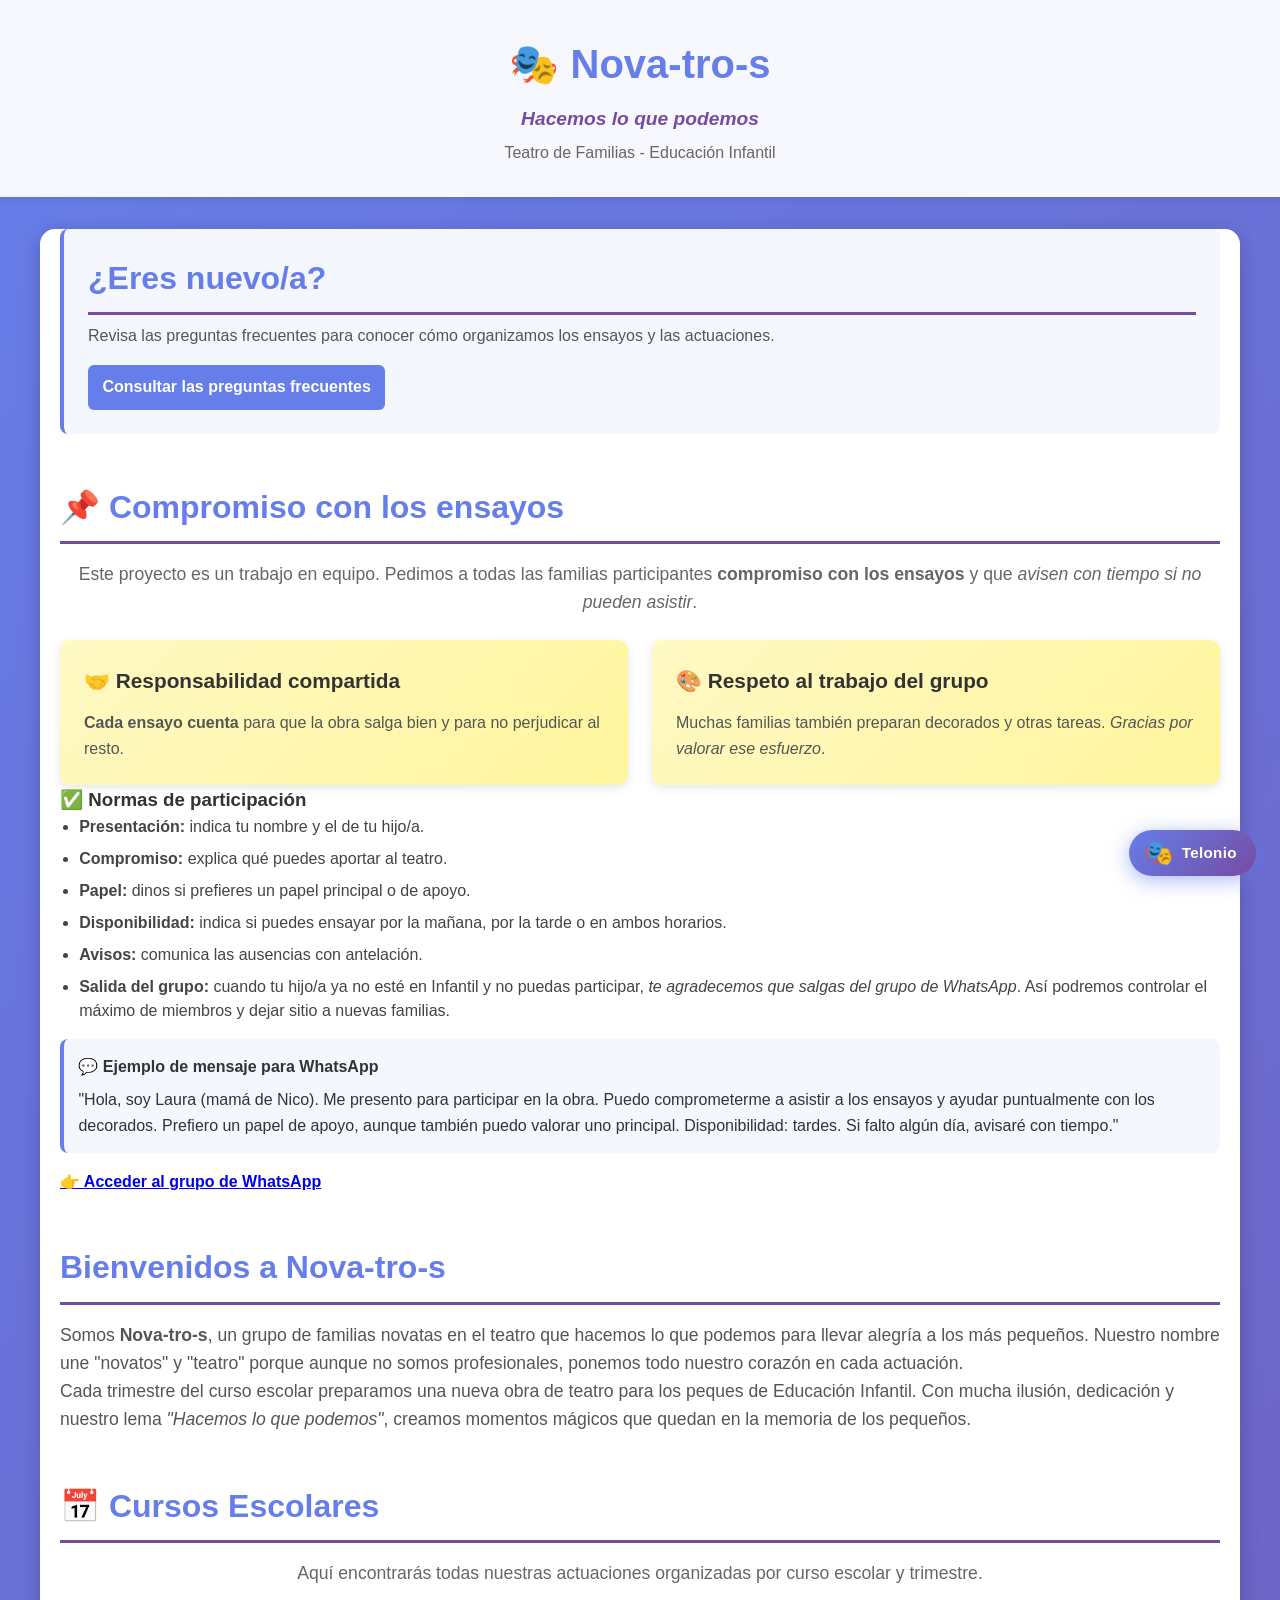
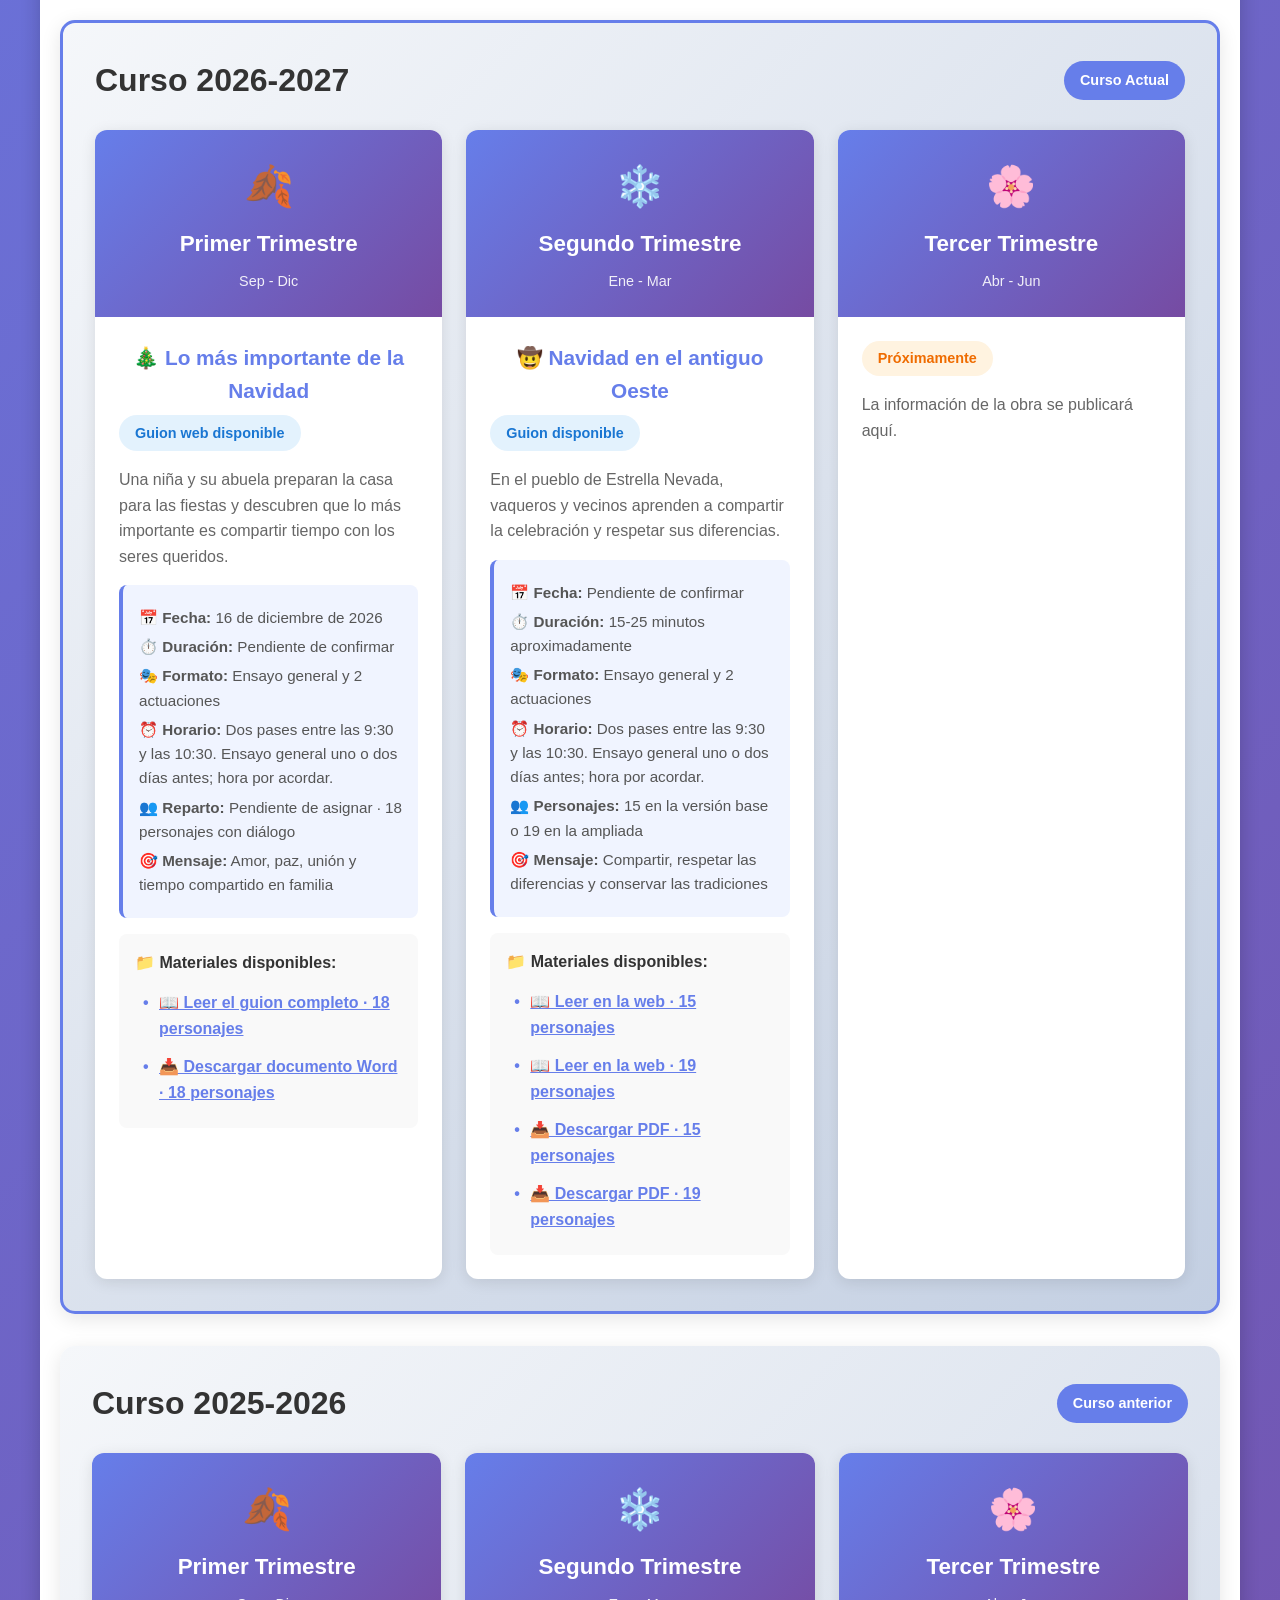
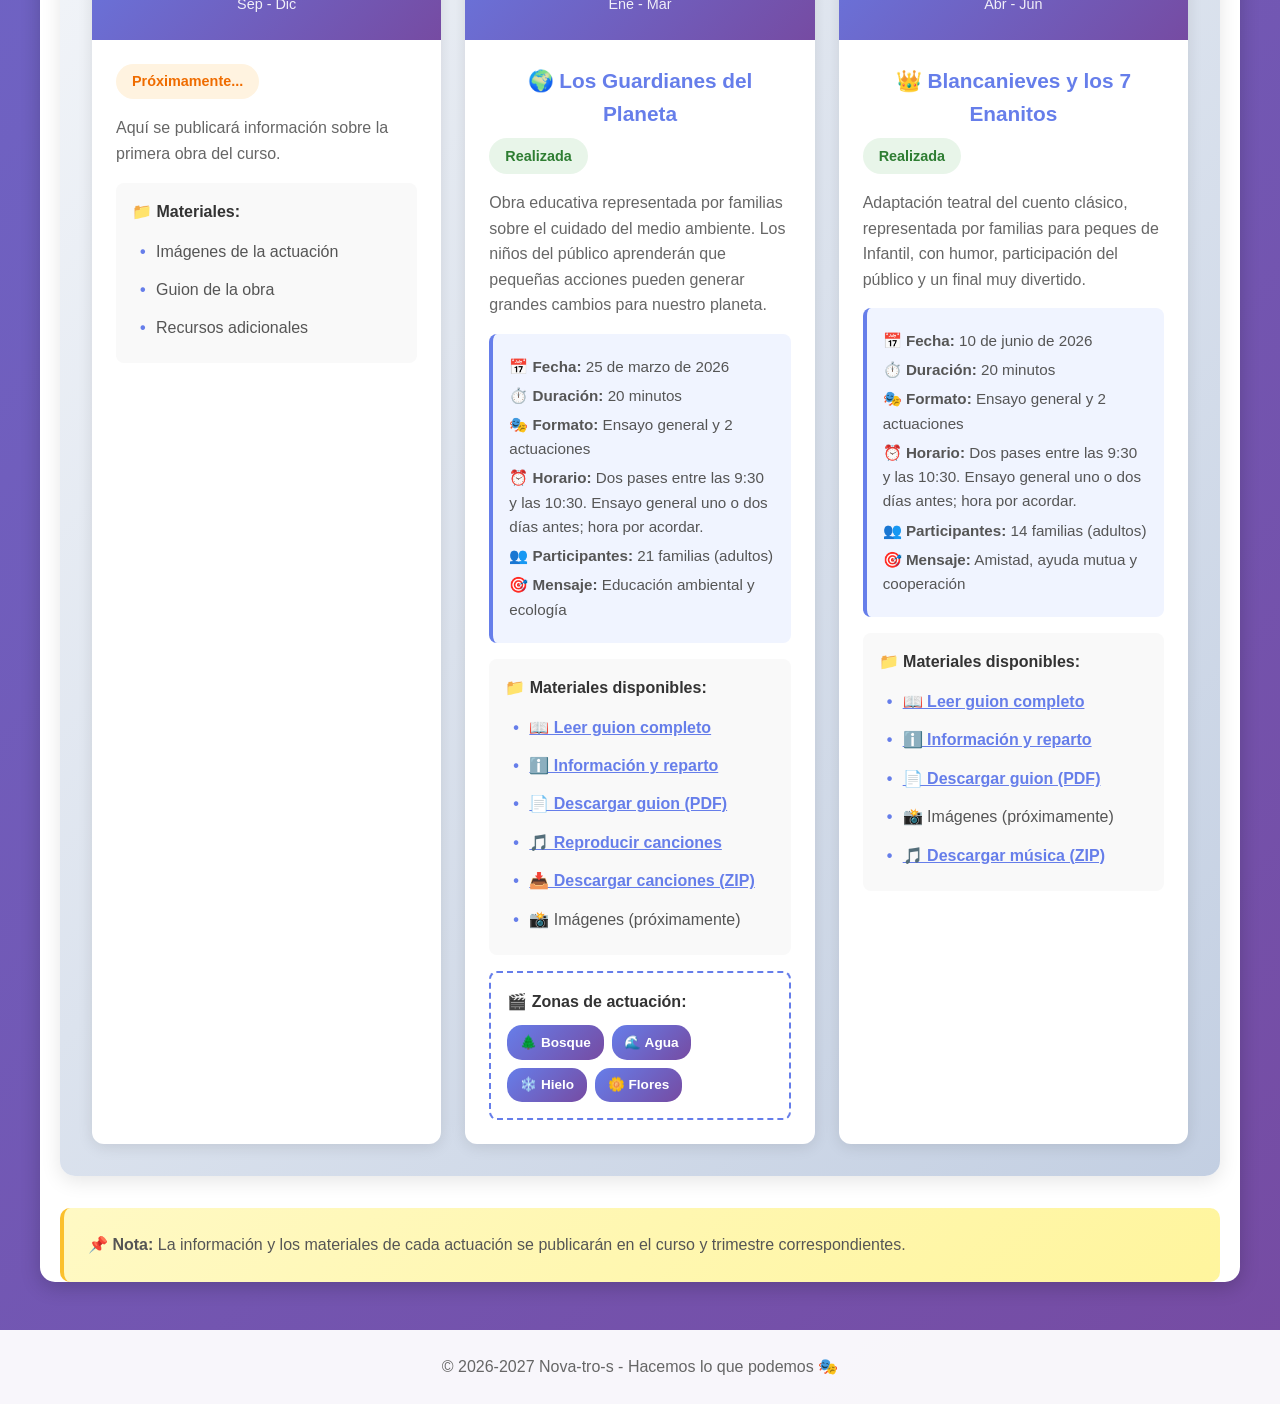
<file: index.html>
<!DOCTYPE html>
<html lang="es">
<head>
    <meta charset="UTF-8">
    <meta name="viewport" content="width=device-width, initial-scale=1.0">
    <title>Nova-tro-s - Teatro de Familias</title>
    <link rel="stylesheet" href="styles.css">
</head>
<body>
    <header>
        <div class="container">
            <h1>🎭 Nova-tro-s</h1>
            <p class="subtitle">Hacemos lo que podemos</p>
            <p class="tagline">Teatro de Familias - Educación Infantil</p>
        </div>
    </header>

    <main class="container">
        <section class="faq-promo" aria-labelledby="faq-promo-title">
            <h2 id="faq-promo-title">¿Eres nuevo/a?</h2>
            <p>Revisa las preguntas frecuentes para conocer cómo organizamos los ensayos y las actuaciones.</p>
            <a class="faq-promo-link" href="preguntas-frecuentes.html">Consultar las preguntas frecuentes</a>
        </section>

        <section class="acknowledgments">
            <h2>📌 Compromiso con los ensayos</h2>
            <p class="ack-intro">
                Este proyecto es un trabajo en equipo. Pedimos a todas las familias participantes
                <strong>compromiso con los ensayos</strong> y que <em>avisen con tiempo si no pueden asistir</em>.
            </p>
            <div class="ack-grid">
                <div class="ack-category">
                    <h3>🤝 Responsabilidad compartida</h3>
                    <p><strong>Cada ensayo cuenta</strong> para que la obra salga bien y para no perjudicar al resto.</p>
                </div>
                <div class="ack-category">
                    <h3>🎨 Respeto al trabajo del grupo</h3>
                    <p>Muchas familias también preparan decorados y otras tareas. <em>Gracias por valorar ese esfuerzo</em>.</p>
                </div>
            </div>

            <h3>✅ Normas de participación</h3>
            <ul class="commitment-rules">
                <li><strong>Presentación:</strong> indica tu nombre y el de tu hijo/a.</li>
                <li><strong>Compromiso:</strong> explica qué puedes aportar al teatro.</li>
                <li><strong>Papel:</strong> dinos si prefieres un papel principal o de apoyo.</li>
                <li><strong>Disponibilidad:</strong> indica si puedes ensayar por la mañana, por la tarde o en ambos horarios.</li>
                <li><strong>Avisos:</strong> comunica las ausencias con antelación.</li>
                <li><strong>Salida del grupo:</strong> cuando tu hijo/a ya no esté en Infantil y no puedas participar, <em>te agradecemos que salgas del grupo de WhatsApp</em>. Así podremos controlar el máximo de miembros y dejar sitio a nuevas familias.</li>
            </ul>

            <div class="whatsapp-example">
                <p><strong>💬 Ejemplo de mensaje para WhatsApp</strong></p>
                <p>
                    "Hola, soy Laura (mamá de Nico). Me presento para participar en la obra. Puedo comprometerme a asistir
                    a los ensayos y ayudar puntualmente con los decorados. Prefiero un papel de apoyo, aunque también puedo
                    valorar uno principal. Disponibilidad: tardes. Si falto algún día, avisaré con tiempo."
                </p>
            </div>
            <p><strong><a href="https://chat.whatsapp.com/KseNFmIrTTp36YrCWEgVMC" target="_blank" rel="noopener noreferrer">👉 Acceder al grupo de WhatsApp</a></strong></p>
        </section>

        <section class="intro">
            <h2>Bienvenidos a Nova-tro-s</h2>
            <p>Somos <strong>Nova-tro-s</strong>, un grupo de familias novatas en el teatro que hacemos lo que podemos 
            para llevar alegría a los más pequeños. Nuestro nombre une "novatos" y "teatro" porque aunque no somos 
            profesionales, ponemos todo nuestro corazón en cada actuación.</p>
            <p>Cada trimestre del curso escolar preparamos una nueva obra de teatro para los peques de Educación Infantil. 
            Con mucha ilusión, dedicación y nuestro lema <em>"Hacemos lo que podemos"</em>, creamos momentos mágicos 
            que quedan en la memoria de los pequeños.</p>
        </section>

        <section class="school-courses">
            <h2>📅 Cursos Escolares</h2>
            <p class="courses-intro">Aquí encontrarás todas nuestras actuaciones organizadas por curso escolar y trimestre.</p>
            
            <div class="course-year active">
                <div class="course-header">
                    <h3>Curso 2026-2027</h3>
                    <span class="current-badge">Curso Actual</span>
                </div>

                <div class="trimesters-container">
                    <div class="trimester-box">
                        <div class="trimester-header">
                            <span class="trimester-icon">🍂</span>
                            <h4>Primer Trimestre</h4>
                            <span class="trimester-period">Sep - Dic</span>
                        </div>
                        <div class="trimester-content">
                            <h5 class="play-title">🎄 Lo más importante de la Navidad</h5>
                            <p class="status current">Guion web disponible</p>
                            <p class="trimester-info">Una niña y su abuela preparan la casa para las fiestas y descubren que lo más importante es compartir tiempo con los seres queridos.</p>
                            <div class="play-details">
                                <p><strong>📅 Fecha:</strong> 16 de diciembre de 2026</p>
                                <p><strong>⏱️ Duración:</strong> Pendiente de confirmar</p>
                                <p><strong>🎭 Formato:</strong> Ensayo general y 2 actuaciones</p>
                                <p><strong>⏰ Horario:</strong> Dos pases entre las 9:30 y las 10:30. Ensayo general uno o dos días antes; hora por acordar.</p>
                                <p><strong>👥 Reparto:</strong> Pendiente de asignar · 18 personajes con diálogo</p>
                                <p><strong>🎯 Mensaje:</strong> Amor, paz, unión y tiempo compartido en familia</p>
                            </div>
                            <div class="trimester-materials">
                                <p><strong>📁 Materiales disponibles:</strong></p>
                                <ul>
                                    <li><a href="2026-2027/Trimestre1/index-18personajes.html">📖 Leer el guion completo · 18 personajes</a></li>
                                    <li><a href="2026-2027/Trimestre1/Lo_mas_importante_de_la_Navidad_guion_definitivo.docx" download>📥 Descargar documento Word · 18 personajes</a></li>
                                </ul>
                            </div>
                        </div>
                    </div>

                    <div class="trimester-box">
                        <div class="trimester-header">
                            <span class="trimester-icon">❄️</span>
                            <h4>Segundo Trimestre</h4>
                            <span class="trimester-period">Ene - Mar</span>
                        </div>
                        <div class="trimester-content">
                            <h5 class="play-title">🤠 Navidad en el antiguo Oeste</h5>
                            <p class="status current">Guion disponible</p>
                            <p class="trimester-info">En el pueblo de Estrella Nevada, vaqueros y vecinos aprenden a compartir la celebración y respetar sus diferencias.</p>
                            <div class="play-details">
                                <p><strong>📅 Fecha:</strong> Pendiente de confirmar</p>
                                <p><strong>⏱️ Duración:</strong> 15-25 minutos aproximadamente</p>
                                <p><strong>🎭 Formato:</strong> Ensayo general y 2 actuaciones</p>
                                <p><strong>⏰ Horario:</strong> Dos pases entre las 9:30 y las 10:30. Ensayo general uno o dos días antes; hora por acordar.</p>
                                <p><strong>👥 Personajes:</strong> 15 en la versión base o 19 en la ampliada</p>
                                <p><strong>🎯 Mensaje:</strong> Compartir, respetar las diferencias y conservar las tradiciones</p>
                            </div>
                            <div class="trimester-materials">
                                <p><strong>📁 Materiales disponibles:</strong></p>
                                <ul>
                                    <li><a href="2026-2027/Trimestre2/index.html">📖 Leer en la web · 15 personajes</a></li>
                                    <li><a href="2026-2027/Trimestre2/index-19personajes.html">📖 Leer en la web · 19 personajes</a></li>
                                    <li><a href="2026-2027/Trimestre2/Navidad_en_el_antiguo_Oeste_15personajes_v1.pdf" download>📥 Descargar PDF · 15 personajes</a></li>
                                    <li><a href="2026-2027/Trimestre2/Navidad_en_el_antiguo_Oeste_19personajes_v2.pdf" download>📥 Descargar PDF · 19 personajes</a></li>
                                </ul>
                            </div>
                        </div>
                    </div>

                    <div class="trimester-box">
                        <div class="trimester-header">
                            <span class="trimester-icon">🌸</span>
                            <h4>Tercer Trimestre</h4>
                            <span class="trimester-period">Abr - Jun</span>
                        </div>
                        <div class="trimester-content">
                            <p class="status pending">Próximamente</p>
                            <p class="trimester-info">La información de la obra se publicará aquí.</p>
                        </div>
                    </div>
                </div>
            </div>

            <div class="course-year">
                <div class="course-header">
                    <h3>Curso 2025-2026</h3>
                    <span class="current-badge">Curso anterior</span>
                </div>
                
                <div class="trimesters-container">
                    <div class="trimester-box">
                        <div class="trimester-header">
                            <span class="trimester-icon">🍂</span>
                            <h4>Primer Trimestre</h4>
                            <span class="trimester-period">Sep - Dic</span>
                        </div>
                        <div class="trimester-content">
                            <p class="status pending">Próximamente...</p>
                            <p class="trimester-info">Aquí se publicará información sobre la primera obra del curso.</p>
                            <div class="trimester-materials">
                                <p><strong>📁 Materiales:</strong></p>
                                <ul>
                                    <li>Imágenes de la actuación</li>
                                    <li>Guion de la obra</li>
                                    <li>Recursos adicionales</li>
                                </ul>
                            </div>
                        </div>
                    </div>

                    <div class="trimester-box">
                        <div class="trimester-header">
                            <span class="trimester-icon">❄️</span>
                            <h4>Segundo Trimestre</h4>
                            <span class="trimester-period">Ene - Mar</span>
                        </div>
                        <div class="trimester-content">
                            <h5 class="play-title">🌍 Los Guardianes del Planeta</h5>
                            <p class="status completed">Realizada</p>
                            <p class="trimester-info">Obra educativa representada por familias sobre el cuidado del medio ambiente. Los niños del público aprenderán que pequeñas acciones pueden generar grandes cambios para nuestro planeta.</p>
                            
                            <div class="play-details">
                                <p><strong>📅 Fecha:</strong> 25 de marzo de 2026</p>
                                <p><strong>⏱️ Duración:</strong> 20 minutos</p>
                                <p><strong>🎭 Formato:</strong> Ensayo general y 2 actuaciones</p>
                                <p><strong>⏰ Horario:</strong> Dos pases entre las 9:30 y las 10:30. Ensayo general uno o dos días antes; hora por acordar.</p>
                                <p><strong>👥 Participantes:</strong> 21 familias (adultos)</p>
                                <p><strong>🎯 Mensaje:</strong> Educación ambiental y ecología</p>
                            </div>
                            
                            <div class="trimester-materials">
                                <p><strong>📁 Materiales disponibles:</strong></p>
                                <ul>
                                    <li><a href="2025-2026/Trimestre2/los-guardianes-del-planeta.html" target="_blank">📖 Leer guion completo</a></li>
                                    <li><a href="2025-2026/Trimestre2/index.html" target="_blank">ℹ️ Información y reparto</a></li>
                                    <li><a href="2025-2026/Trimestre2/los-guardianes-del-planeta.pdf" download>📄 Descargar guion (PDF)</a></li>
                                    <li><a href="2025-2026/Trimestre2/los-guardianes-del-planeta.html" target="_blank">🎵 Reproducir canciones</a></li>
                                    <li><a href="2025-2026/Trimestre2/musica/canciones-guardianes-planeta.zip" download>📥 Descargar canciones (ZIP)</a></li>
                                    <li>📸 Imágenes (próximamente)</li>
                                </ul>
                            </div>
                            
                            <div class="play-zones">
                                <p><strong>🎬 Zonas de actuación:</strong></p>
                                <div class="zones-list">
                                    <span class="zone-tag">🌲 Bosque</span>
                                    <span class="zone-tag">🌊 Agua</span>
                                    <span class="zone-tag">❄️ Hielo</span>
                                    <span class="zone-tag">🌼 Flores</span>
                                </div>
                            </div>
                        </div>
                    </div>

                    <div class="trimester-box">
                        <div class="trimester-header">
                            <span class="trimester-icon">🌸</span>
                            <h4>Tercer Trimestre</h4>
                            <span class="trimester-period">Abr - Jun</span>
                        </div>
                        <div class="trimester-content">
                            <h5 class="play-title">👑 Blancanieves y los 7 Enanitos</h5>
                            <p class="status completed">Realizada</p>
                            <p class="trimester-info">Adaptación teatral del cuento clásico, representada por familias para peques de Infantil, con humor, participación del público y un final muy divertido.</p>

                            <div class="play-details">
                                <p><strong>📅 Fecha:</strong> 10 de junio de 2026</p>
                                <p><strong>⏱️ Duración:</strong> 20 minutos</p>
                                <p><strong>🎭 Formato:</strong> Ensayo general y 2 actuaciones</p>
                                <p><strong>⏰ Horario:</strong> Dos pases entre las 9:30 y las 10:30. Ensayo general uno o dos días antes; hora por acordar.</p>
                                <p><strong>👥 Participantes:</strong> 14 familias (adultos)</p>
                                <p><strong>🎯 Mensaje:</strong> Amistad, ayuda mutua y cooperación</p>
                            </div>

                            <div class="trimester-materials">
                                <p><strong>📁 Materiales disponibles:</strong></p>
                                <ul>
                                    <li><a href="2025-2026/Trimestre3/blancanieves-y-los-7-enanitos.html" target="_blank">📖 Leer guion completo</a></li>
                                    <li><a href="2025-2026/Trimestre3/index.html" target="_blank">ℹ️ Información y reparto</a></li>
                                    <li><a href="2025-2026/Trimestre3/blancanieves-y-los-7-enanitos.pdf" download>📄 Descargar guion (PDF)</a></li>
                                    <li>📸 Imágenes (próximamente)</li>
                                    <li><a href="2025-2026/Trimestre3/musica-blancanieves-y-los-7-enanitos.zip" download>🎵 Descargar música (ZIP)</a></li>
                                </ul>
                            </div>
                        </div>
                    </div>
                </div>
            </div>

            <div class="course-note">
                <p><strong>📌 Nota:</strong> La información y los materiales de cada actuación se publicarán en el curso y trimestre correspondientes.</p>
            </div>
        </section>



    </main>

    <footer>
        <div class="container">
            <p>&copy; 2026-2027 Nova-tro-s - Hacemos lo que podemos 🎭</p>
        </div>
    </footer>

    <!-- Telonio – widget flotante –––––––––––––––––––––– -->
    <div id="apuntabot-widget" class="apuntabot-widget">

        <!-- Panel del chat (oculto por defecto) -->
        <div id="apuntabot-panel" class="apuntabot-panel" aria-hidden="true">
            <div class="chat-header">
                <span class="chat-bot-icon">🎭</span>
                <div class="chat-bot-info">
                    <strong>Telonio</strong>
                    <span class="chat-bot-status">● En línea</span>
                </div>
                <button id="apuntabot-close" class="apuntabot-close" aria-label="Cerrar chat">✕</button>
            </div>
            <div id="chatMessages" class="chat-messages">
                <div class="message bot-message">
                    <span class="bot-avatar">🎭</span>
                    <div class="bot-bubble">
                        <p>¡Hola! Soy <strong>Telonio</strong>, el apuntador digital de Nova-tro-s 🎭</p>
                            <p>Elige qué trimestre quieres consultar y te enseño la información disponible:</p>
                        <div class="quick-replies">
                            <button class="qr-btn" data-q="Primer trimestre">🎄 Primer trimestre</button>
                            <button class="qr-btn" data-q="Segundo trimestre">🤠 Segundo trimestre</button>
                            <button class="qr-btn" data-q="Tercer trimestre">🌸 Tercer trimestre</button>
                            <button class="qr-btn" data-q="Programación completa del curso">📅 Todos los trimestres</button>
                        </div>
                    </div>
                </div>
            </div>
            <div class="quick-replies-bar">
                <button class="qr-btn qr-small" data-q="Primer trimestre">🎄 Primer trimestre</button>
                <button class="qr-btn qr-small" data-q="Segundo trimestre">🤠 Segundo trimestre</button>
                <button class="qr-btn qr-small" data-q="Tercer trimestre">🌸 Tercer trimestre</button>
                <button class="qr-btn qr-small" data-q="¿Cuándo son los ensayos?">🏋️ Ensayos</button>
                <button class="qr-btn qr-small" data-q="Programación completa del curso">📅 Curso</button>
            </div>
            <div class="chat-input-container">
                <input type="text" id="chatInput" placeholder="Pregúntale algo a Telonio..." />
                <button id="sendButton" aria-label="Enviar">➤</button>
            </div>
        </div>

        <!-- Botón flotante –– siempre visible –– -->
        <button id="apuntabot-toggle" class="apuntabot-toggle" aria-label="Abrir Telonio">
            <span class="apuntabot-toggle-icon">🎭</span>
            <span class="apuntabot-toggle-label">Telonio</span>
        </button>

    </div>

    <script src="chatbot.js"></script>
</body>
</html>
</file>
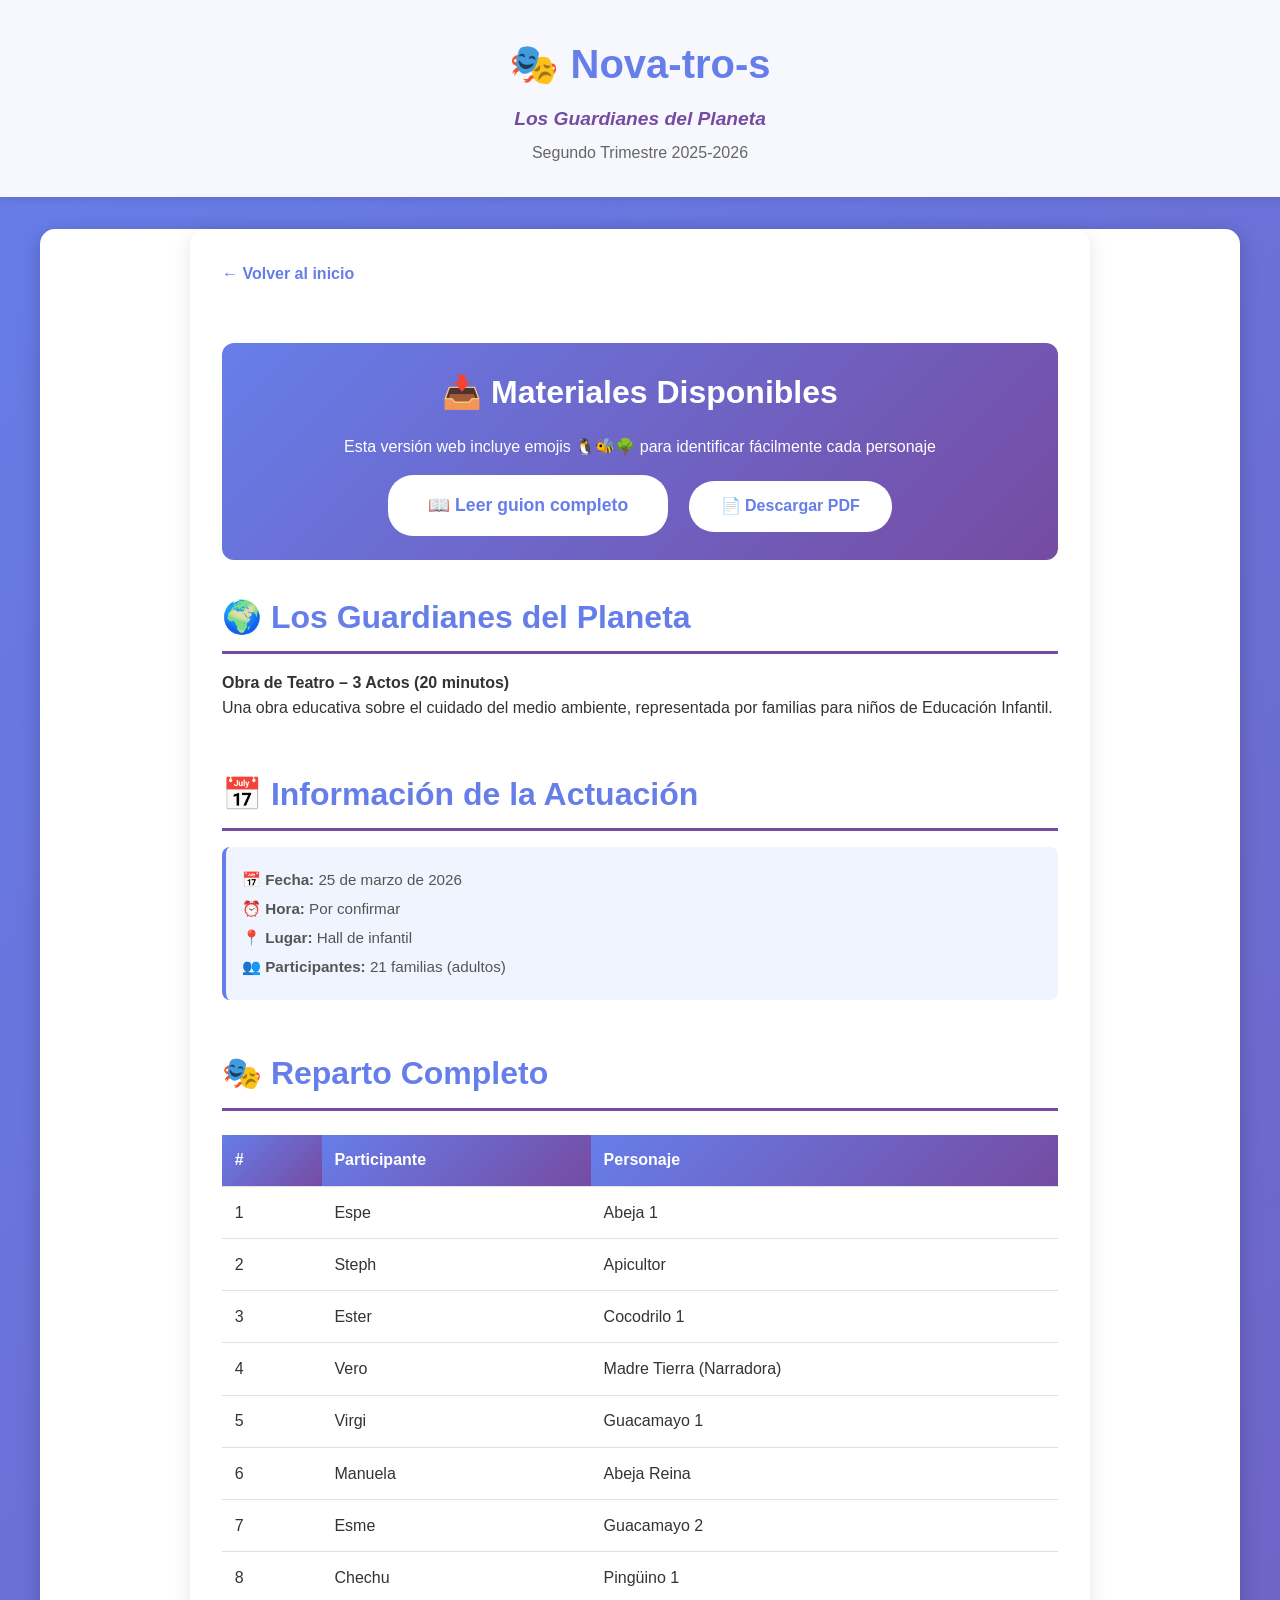
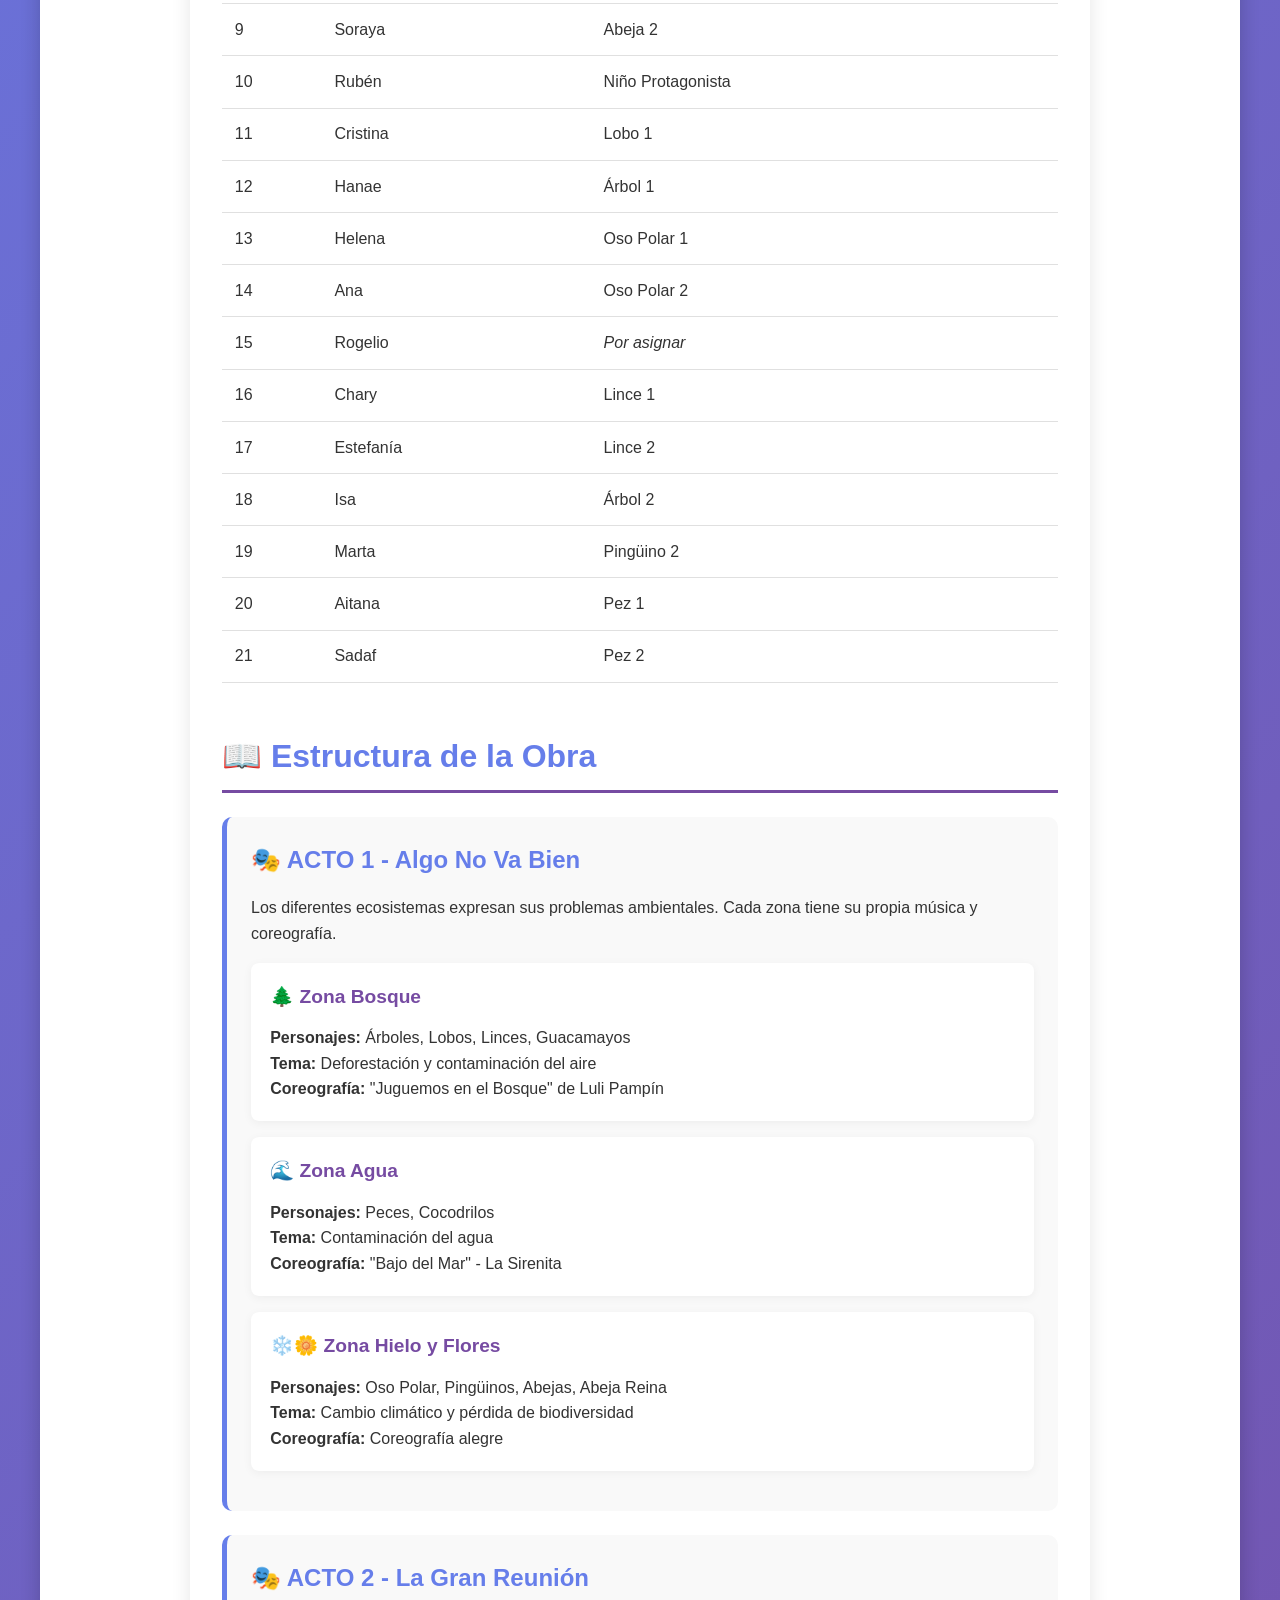
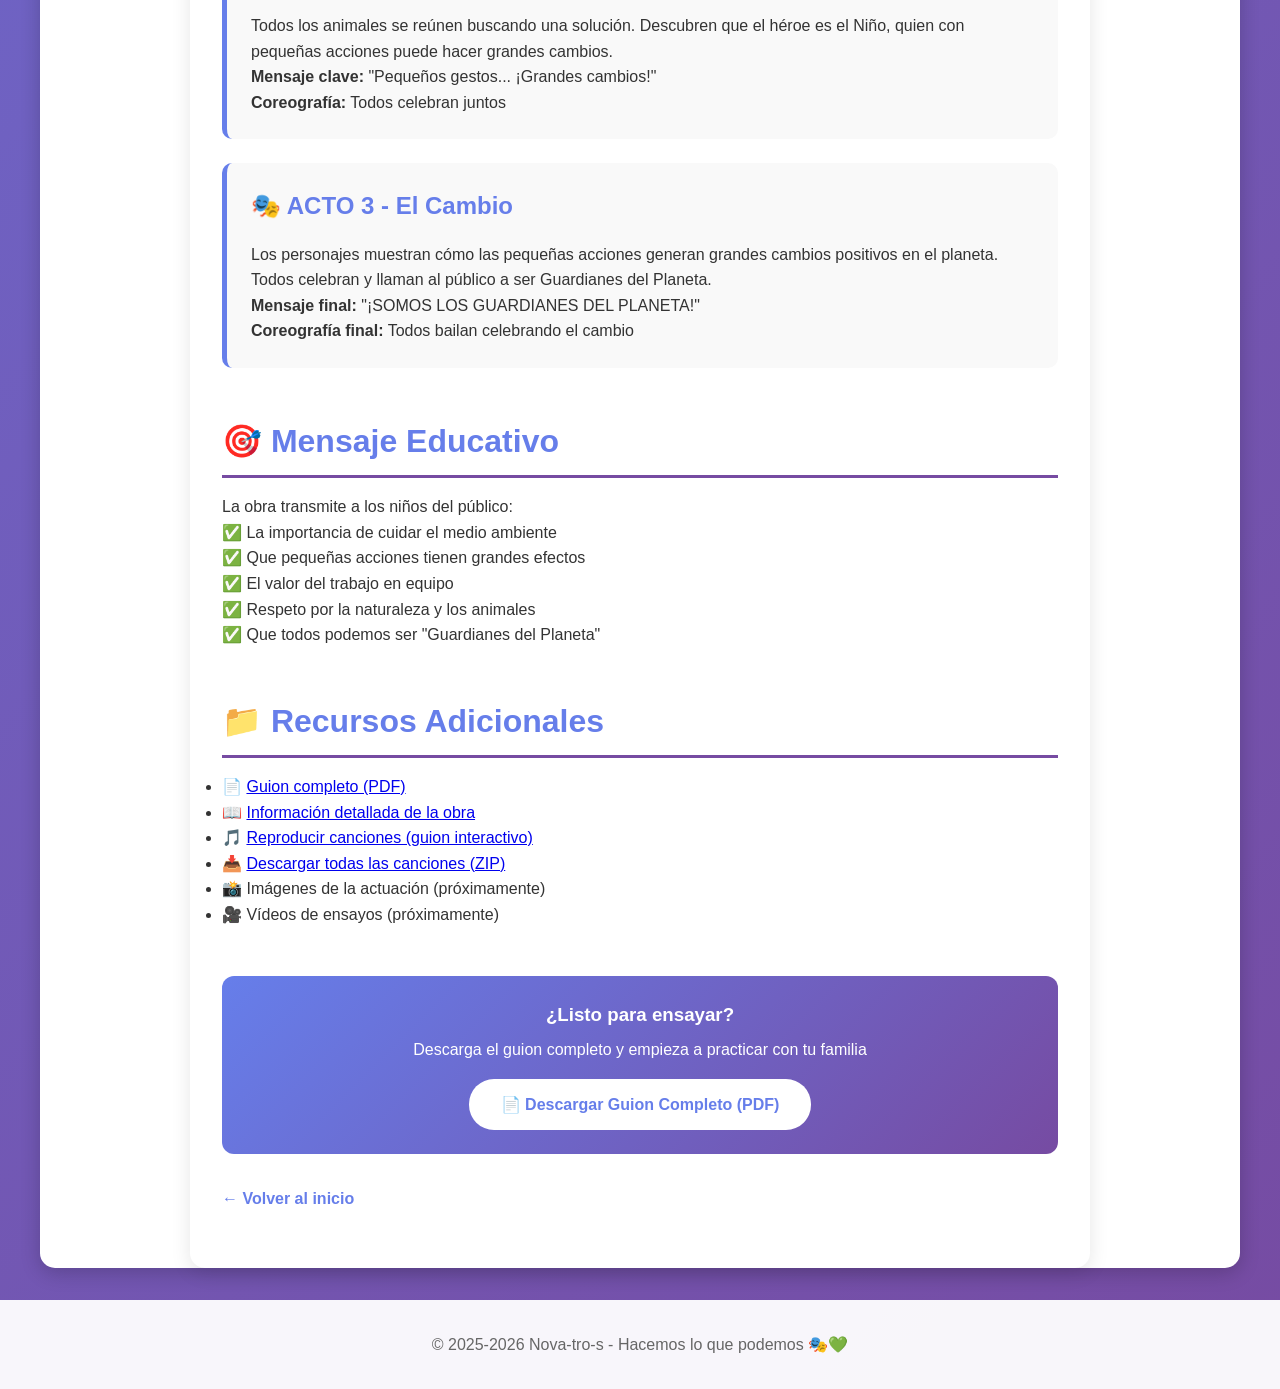
<file: 2025-2026/Trimestre2/index.html>
<!DOCTYPE html>
<html lang="es">
<head>
    <meta charset="UTF-8">
    <meta name="viewport" content="width=device-width, initial-scale=1.0">
    <title>Los Guardianes del Planeta - Trimestre 2</title>
    <link rel="stylesheet" href="../../styles.css">
    <style>
        .play-content {
            max-width: 900px;
            margin: 2rem auto;
            padding: 2rem;
            background: white;
            border-radius: 15px;
            box-shadow: 0 5px 20px rgba(0, 0, 0, 0.1);
        }
        
        .back-link {
            display: inline-block;
            margin-bottom: 1.5rem;
            color: #667eea;
            text-decoration: none;
            font-weight: 600;
            transition: color 0.3s ease;
        }
        
        .back-link:hover {
            color: #764ba2;
        }
        
        .download-section {
            background: linear-gradient(135deg, #667eea 0%, #764ba2 100%);
            color: white;
            padding: 1.5rem;
            border-radius: 12px;
            text-align: center;
            margin: 2rem 0;
        }
        
        .download-btn {
            display: inline-block;
            background: white;
            color: #667eea;
            padding: 0.8rem 2rem;
            border-radius: 25px;
            text-decoration: none;
            font-weight: bold;
            margin-top: 1rem;
            transition: transform 0.3s ease, box-shadow 0.3s ease;
        }
        
        .download-btn:hover {
            transform: translateY(-3px);
            box-shadow: 0 5px 15px rgba(0, 0, 0, 0.3);
        }
        
        .cast-table {
            width: 100%;
            border-collapse: collapse;
            margin: 1.5rem 0;
        }
        
        .cast-table th,
        .cast-table td {
            padding: 0.8rem;
            text-align: left;
            border-bottom: 1px solid #e0e0e0;
        }
        
        .cast-table th {
            background: linear-gradient(135deg, #667eea 0%, #764ba2 100%);
            color: white;
            font-weight: 600;
        }
        
        .cast-table tr:hover {
            background: #f5f7fa;
        }
        
        .act-section {
            background: #f9f9f9;
            padding: 1.5rem;
            border-radius: 10px;
            margin: 1.5rem 0;
            border-left: 5px solid #667eea;
        }
        
        .act-title {
            color: #667eea;
            font-size: 1.5rem;
            margin-bottom: 1rem;
        }
        
        .zone-section {
            background: white;
            padding: 1.2rem;
            border-radius: 8px;
            margin: 1rem 0;
            box-shadow: 0 2px 10px rgba(0, 0, 0, 0.05);
        }
        
        .zone-title {
            color: #764ba2;
            font-size: 1.2rem;
            margin-bottom: 0.8rem;
        }
        
        .dialogue {
            margin: 0.8rem 0;
            padding: 0.5rem 1rem;
            background: #fff;
            border-left: 3px solid #667eea;
        }
        
        .character-name {
            font-weight: bold;
            color: #667eea;
        }
        
        .stage-direction {
            font-style: italic;
            color: #888;
            margin: 0.5rem 0;
        }
        
        .choreography {
            background: linear-gradient(135deg, #fff3e0 0%, #ffe0b2 100%);
            padding: 1rem;
            border-radius: 8px;
            margin: 1rem 0;
            border-left: 4px solid #ff9800;
        }
        
        .choreography strong {
            color: #e65100;
        }
    </style>
</head>
<body>
    <header>
        <div class="container">
            <h1>🎭 Nova-tro-s</h1>
            <p class="subtitle">Los Guardianes del Planeta</p>
            <p class="tagline">Segundo Trimestre 2025-2026</p>
        </div>
    </header>

    <main class="container">
        <div class="play-content">
            <a href="../../index.html" class="back-link">← Volver al inicio</a>
            
            <div class="download-section">
                <h2 style="color: white; border: none; margin-bottom: 0.5rem;">📥 Materiales Disponibles</h2>
                <p>Esta versión web incluye emojis 🐧🐝🌳 para identificar fácilmente cada personaje</p>
                <a href="los-guardianes-del-planeta.html" class="download-btn" style="font-size: 1.1rem; padding: 1rem 2.5rem;">📖 Leer guion completo</a>
                <a href="los-guardianes-del-planeta.pdf" download class="download-btn" style="margin-left: 1rem;">📄 Descargar PDF</a>
            </div>

            <section>
                <h2>🌍 Los Guardianes del Planeta</h2>
                <p><strong>Obra de Teatro – 3 Actos (20 minutos)</strong></p>
                <p>Una obra educativa sobre el cuidado del medio ambiente, representada por familias para niños de Educación Infantil.</p>
            </section>

            <section>
                <h2>📅 Información de la Actuación</h2>
                <div class="play-details">
                    <p><strong>📅 Fecha:</strong> 25 de marzo de 2026</p>
                    <p><strong>⏰ Hora:</strong> Por confirmar</p>
                    <p><strong>📍 Lugar:</strong> Hall de infantil</p>
                    <p><strong>👥 Participantes:</strong> 21 familias (adultos)</p>
                </div>
            </section>

            <section>
                <h2>🎭 Reparto Completo</h2>
                <table class="cast-table">
                    <thead>
                        <tr>
                            <th>#</th>
                            <th>Participante</th>
                            <th>Personaje</th>
                        </tr>
                    </thead>
                    <tbody>
                        <tr><td>1</td><td>Espe</td><td>Abeja 1</td></tr>
                        <tr><td>2</td><td>Steph</td><td>Apicultor</td></tr>
                        <tr><td>3</td><td>Ester</td><td>Cocodrilo 1</td></tr>
                        <tr><td>4</td><td>Vero</td><td>Madre Tierra (Narradora)</td></tr>
                        <tr><td>5</td><td>Virgi</td><td>Guacamayo 1</td></tr>
                        <tr><td>6</td><td>Manuela</td><td>Abeja Reina</td></tr>
                        <tr><td>7</td><td>Esme</td><td>Guacamayo 2</td></tr>
                        <tr><td>8</td><td>Chechu</td><td>Pingüino 1</td></tr>
                        <tr><td>9</td><td>Soraya</td><td>Abeja 2</td></tr>
                        <tr><td>10</td><td>Rubén</td><td>Niño Protagonista</td></tr>
                        <tr><td>11</td><td>Cristina</td><td>Lobo 1</td></tr>
                        <tr><td>12</td><td>Hanae</td><td>Árbol 1</td></tr>
                        <tr><td>13</td><td>Helena</td><td>Oso Polar 1</td></tr>
                        <tr><td>14</td><td>Ana</td><td>Oso Polar 2</td></tr>
                        <tr><td>15</td><td>Rogelio</td><td><em>Por asignar</em></td></tr>
                        <tr><td>16</td><td>Chary</td><td>Lince 1</td></tr>
                        <tr><td>17</td><td>Estefanía</td><td>Lince 2</td></tr>
                        <tr><td>18</td><td>Isa</td><td>Árbol 2</td></tr>
                        <tr><td>19</td><td>Marta</td><td>Pingüino 2</td></tr>
                        <tr><td>20</td><td>Aitana</td><td>Pez 1</td></tr>
                        <tr><td>21</td><td>Sadaf</td><td>Pez 2</td></tr>
                    </tbody>
                </table>
            </section>

            <section>
                <h2>📖 Estructura de la Obra</h2>
                
                <div class="act-section">
                    <h3 class="act-title">🎭 ACTO 1 - Algo No Va Bien</h3>
                    <p>Los diferentes ecosistemas expresan sus problemas ambientales. Cada zona tiene su propia música y coreografía.</p>
                    
                    <div class="zone-section">
                        <h4 class="zone-title">🌲 Zona Bosque</h4>
                        <p><strong>Personajes:</strong> Árboles, Lobos, Linces, Guacamayos</p>
                        <p><strong>Tema:</strong> Deforestación y contaminación del aire</p>
                        <p><strong>Coreografía:</strong> "Juguemos en el Bosque" de Luli Pampín</p>
                    </div>
                    
                    <div class="zone-section">
                        <h4 class="zone-title">🌊 Zona Agua</h4>
                        <p><strong>Personajes:</strong> Peces, Cocodrilos</p>
                        <p><strong>Tema:</strong> Contaminación del agua</p>
                        <p><strong>Coreografía:</strong> "Bajo del Mar" - La Sirenita</p>
                    </div>
                    
                    <div class="zone-section">
                        <h4 class="zone-title">❄️🌼 Zona Hielo y Flores</h4>
                        <p><strong>Personajes:</strong> Oso Polar, Pingüinos, Abejas, Abeja Reina</p>
                        <p><strong>Tema:</strong> Cambio climático y pérdida de biodiversidad</p>
                        <p><strong>Coreografía:</strong> Coreografía alegre</p>
                    </div>
                </div>

                <div class="act-section">
                    <h3 class="act-title">🎭 ACTO 2 - La Gran Reunión</h3>
                    <p>Todos los animales se reúnen buscando una solución. Descubren que el héroe es el Niño, quien con pequeñas acciones puede hacer grandes cambios.</p>
                    <p><strong>Mensaje clave:</strong> "Pequeños gestos... ¡Grandes cambios!"</p>
                    <p><strong>Coreografía:</strong> Todos celebran juntos</p>
                </div>

                <div class="act-section">
                    <h3 class="act-title">🎭 ACTO 3 - El Cambio</h3>
                    <p>Los personajes muestran cómo las pequeñas acciones generan grandes cambios positivos en el planeta. Todos celebran y llaman al público a ser Guardianes del Planeta.</p>
                    <p><strong>Mensaje final:</strong> "¡SOMOS LOS GUARDIANES DEL PLANETA!"</p>
                    <p><strong>Coreografía final:</strong> Todos bailan celebrando el cambio</p>
                </div>
            </section>

            <section>
                <h2>🎯 Mensaje Educativo</h2>
                <p>La obra transmite a los niños del público:</p>
                <ul style="list-style: none; padding: 0;">
                    <li>✅ La importancia de cuidar el medio ambiente</li>
                    <li>✅ Que pequeñas acciones tienen grandes efectos</li>
                    <li>✅ El valor del trabajo en equipo</li>
                    <li>✅ Respeto por la naturaleza y los animales</li>
                    <li>✅ Que todos podemos ser "Guardianes del Planeta"</li>
                </ul>
            </section>

            <section>
                <h2>📁 Recursos Adicionales</h2>
                <ul>
                    <li>📄 <a href="los-guardianes-del-planeta.pdf" download>Guion completo (PDF)</a></li>
                    <li>📖 <a href="README.md">Información detallada de la obra</a></li>
                    <li>🎵 <a href="los-guardianes-del-planeta.html">Reproducir canciones (guion interactivo)</a></li>
                    <li>📥 <a href="musica/canciones-guardianes-planeta.zip" download>Descargar todas las canciones (ZIP)</a></li>
                    <li>📸 Imágenes de la actuación (próximamente)</li>
                    <li>🎥 Vídeos de ensayos (próximamente)</li>
                </ul>
            </section>

            <div class="download-section">
                <h3 style="color: white; border: none; margin-bottom: 0.5rem;">¿Listo para ensayar?</h3>
                <p>Descarga el guion completo y empieza a practicar con tu familia</p>
                <a href="los-guardianes-del-planeta.pdf" download class="download-btn">📄 Descargar Guion Completo (PDF)</a>
            </div>

            <a href="../../index.html" class="back-link">← Volver al inicio</a>
        </div>
    </main>

    <footer style="background: rgba(255, 255, 255, 0.95); padding: 2rem 0; text-align: center; margin-top: 2rem;">
        <div class="container">
            <p>&copy; 2025-2026 Nova-tro-s - Hacemos lo que podemos 🎭💚</p>
        </div>
    </footer>
</body>
</html>
</file>
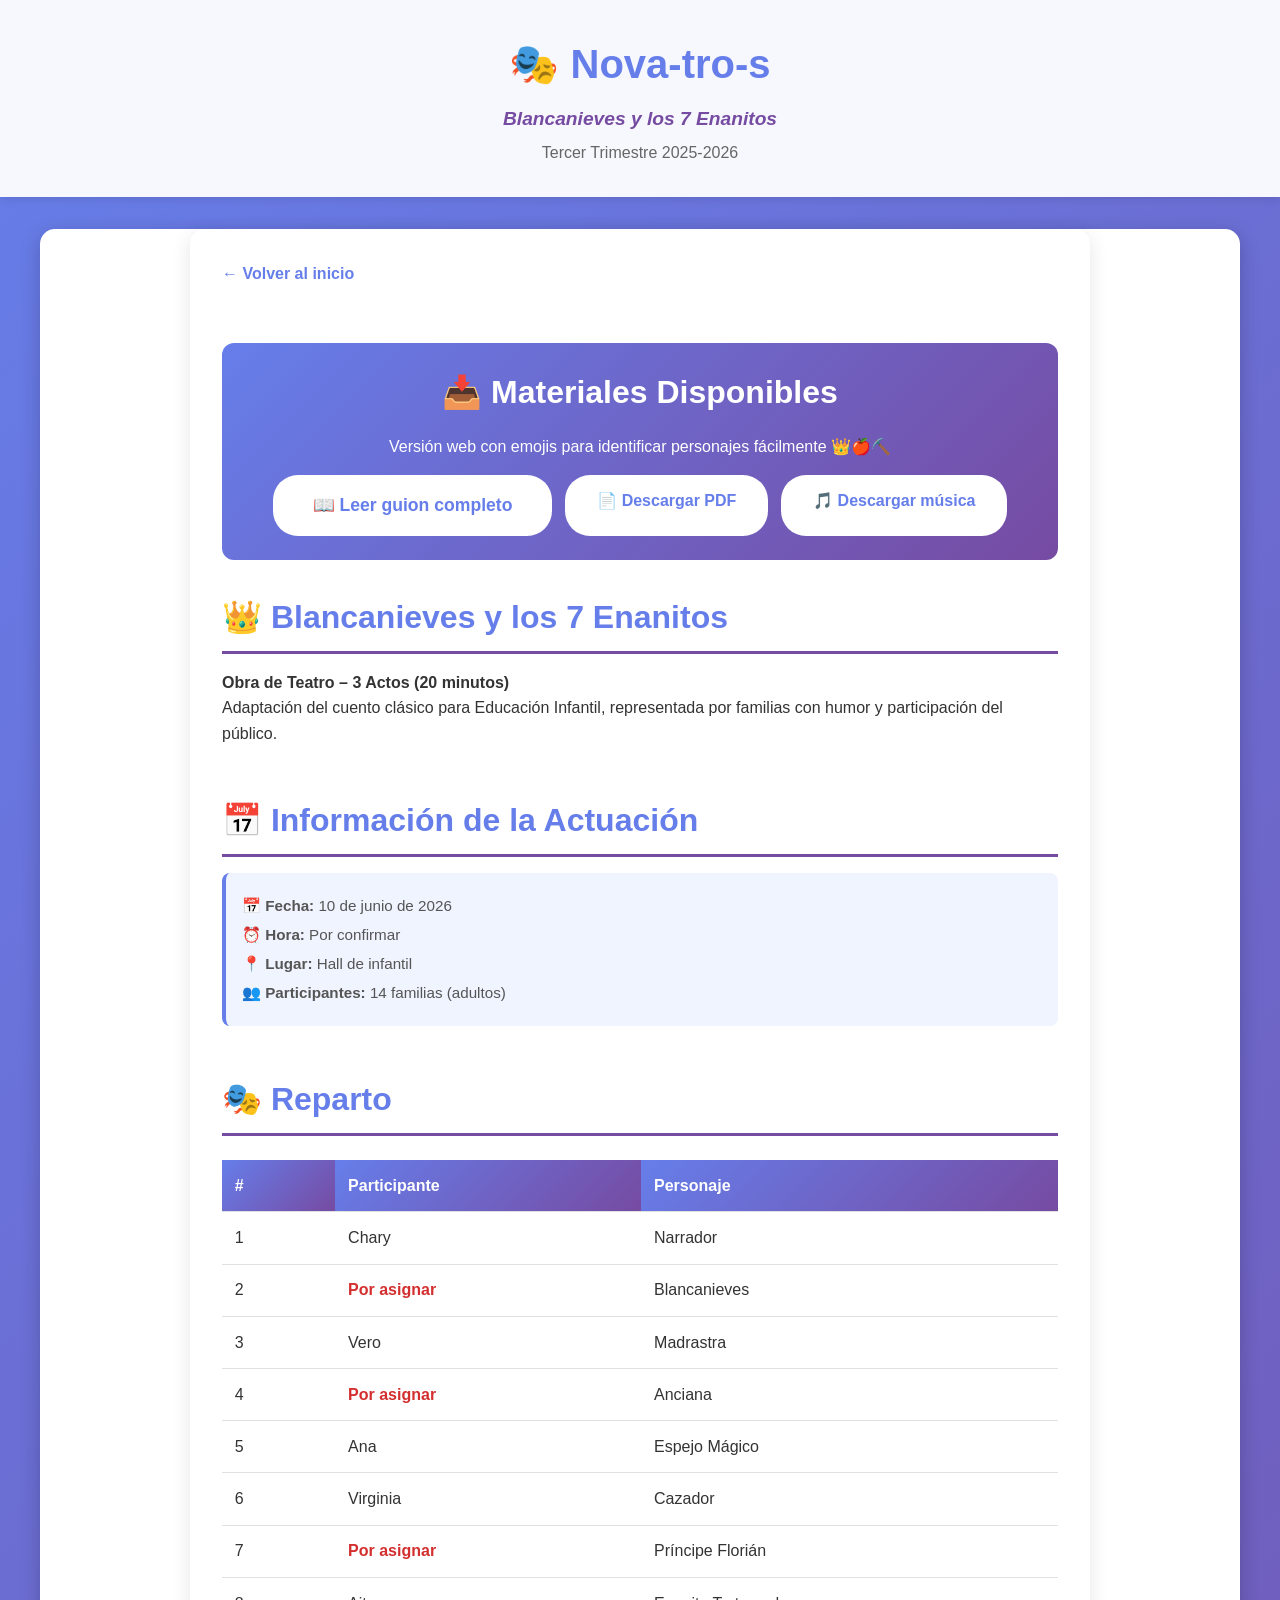
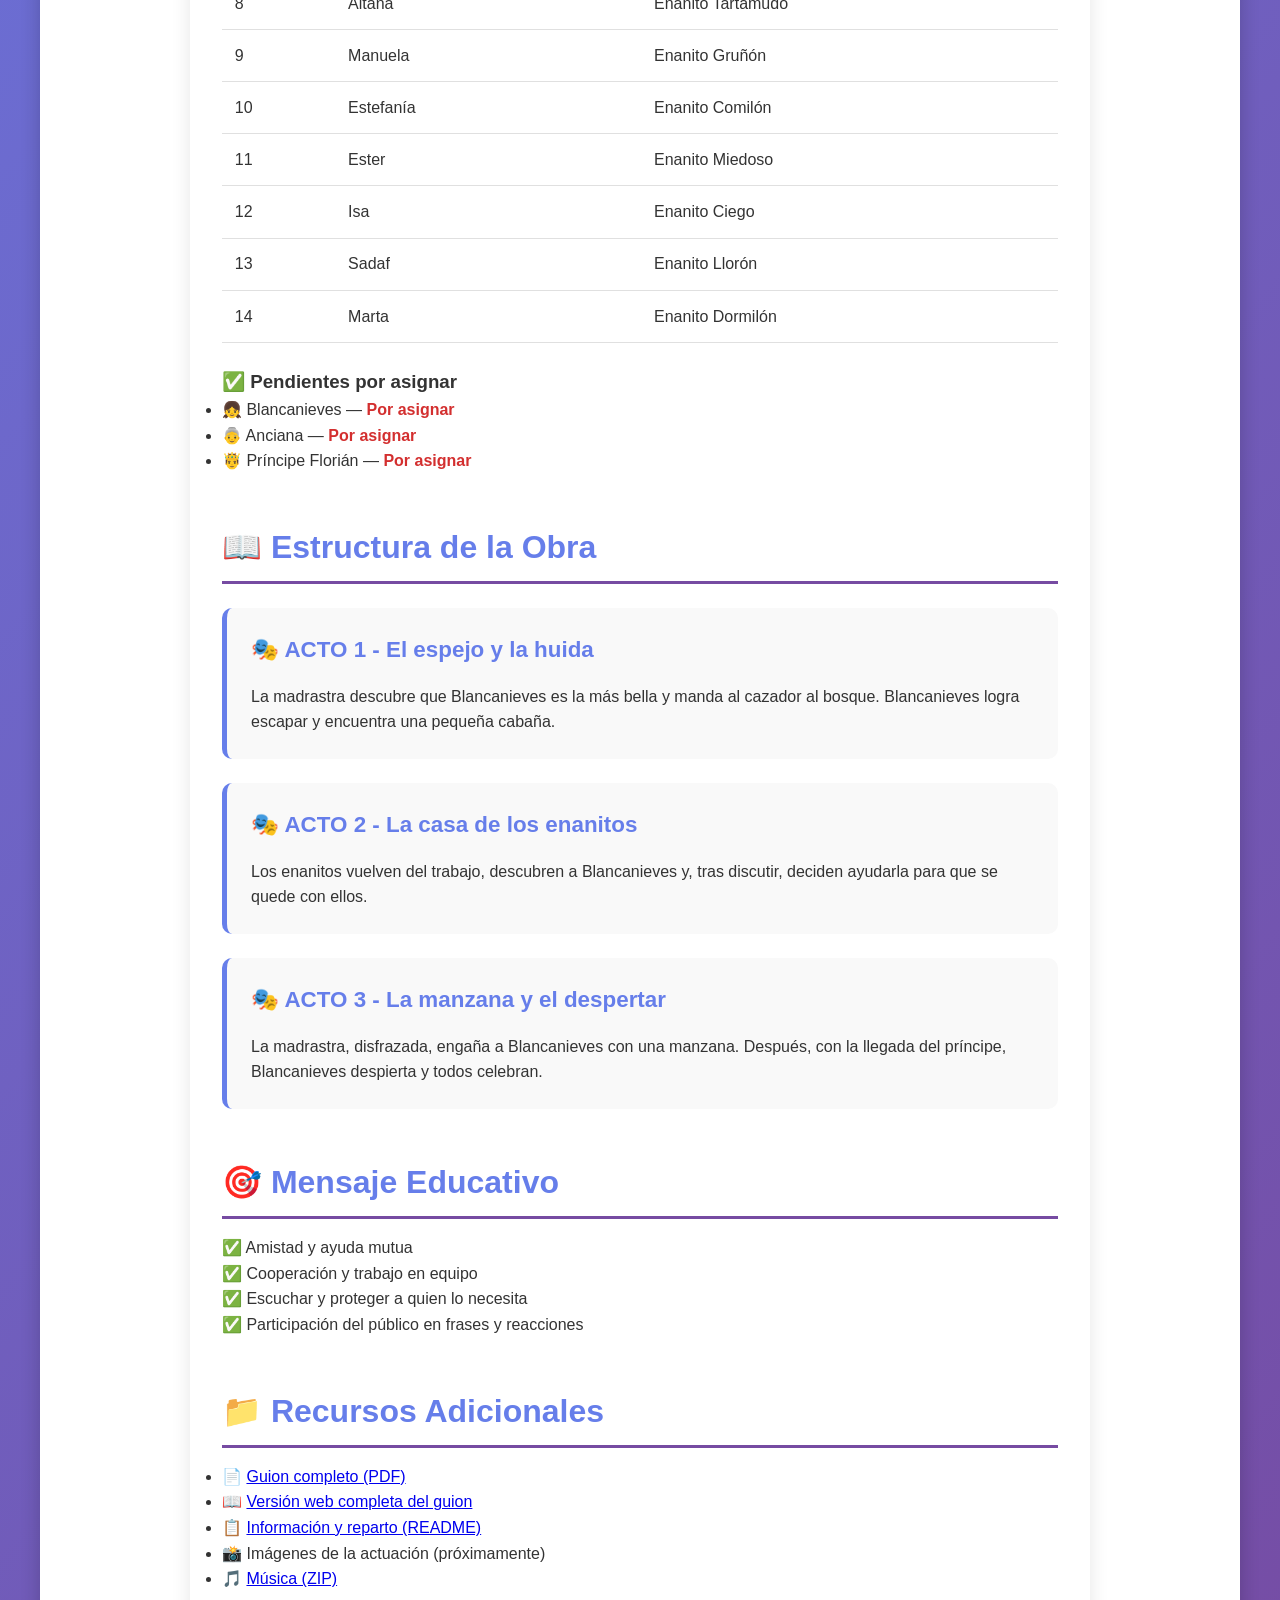
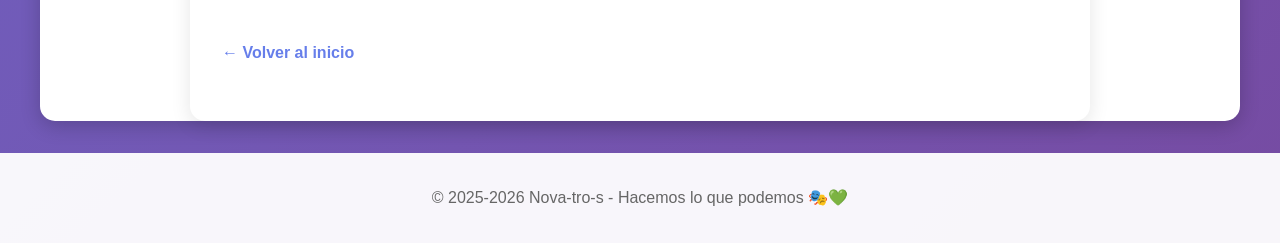
<file: 2025-2026/Trimestre3/index.html>
<!DOCTYPE html>
<html lang="es">
<head>
    <meta charset="UTF-8">
    <meta name="viewport" content="width=device-width, initial-scale=1.0">
    <title>Blancanieves y los 7 Enanitos - Trimestre 3</title>
    <link rel="stylesheet" href="../../styles.css">
    <style>
        .play-content {
            max-width: 900px;
            margin: 2rem auto;
            padding: 2rem;
            background: white;
            border-radius: 15px;
            box-shadow: 0 5px 20px rgba(0, 0, 0, 0.1);
        }

        .back-link {
            display: inline-block;
            margin-bottom: 1.5rem;
            color: #667eea;
            text-decoration: none;
            font-weight: 600;
            transition: color 0.3s ease;
        }

        .back-link:hover {
            color: #764ba2;
        }

        .download-section {
            background: linear-gradient(135deg, #667eea 0%, #764ba2 100%);
            color: white;
            padding: 1.5rem;
            border-radius: 12px;
            text-align: center;
            margin: 2rem 0;
        }

        .download-btn {
            display: inline-block;
            background: white;
            color: #667eea;
            padding: 0.8rem 2rem;
            border-radius: 25px;
            text-decoration: none;
            font-weight: bold;
            margin-top: 1rem;
            transition: transform 0.3s ease, box-shadow 0.3s ease;
        }

        .download-btn:hover {
            transform: translateY(-3px);
            box-shadow: 0 5px 15px rgba(0, 0, 0, 0.3);
        }

        .cast-table {
            width: 100%;
            border-collapse: collapse;
            margin: 1.5rem 0;
        }

        .cast-table th,
        .cast-table td {
            padding: 0.8rem;
            text-align: left;
            border-bottom: 1px solid #e0e0e0;
        }

        .cast-table th {
            background: linear-gradient(135deg, #667eea 0%, #764ba2 100%);
            color: white;
            font-weight: 600;
        }

        .cast-table tr:hover {
            background: #f5f7fa;
        }

        .act-section {
            background: #f9f9f9;
            padding: 1.5rem;
            border-radius: 10px;
            margin: 1.5rem 0;
            border-left: 5px solid #667eea;
        }

        .act-title {
            color: #667eea;
            font-size: 1.4rem;
            margin-bottom: 1rem;
        }

        .por-asignar {
            color: #d32f2f;
            font-weight: 700;
        }
    </style>
</head>
<body>
    <header>
        <div class="container">
            <h1>🎭 Nova-tro-s</h1>
            <p class="subtitle">Blancanieves y los 7 Enanitos</p>
            <p class="tagline">Tercer Trimestre 2025-2026</p>
        </div>
    </header>

    <main class="container">
        <div class="play-content">
            <a href="../../index.html" class="back-link">← Volver al inicio</a>

            <div class="download-section">
                <h2 style="color: white; border: none; margin-bottom: 0.5rem;">📥 Materiales Disponibles</h2>
                <p>Versión web con emojis para identificar personajes fácilmente 👑🍎⛏️</p>
                <div style="display: flex; flex-wrap: wrap; gap: 0.8rem; justify-content: center; margin-top: 1rem;">
                    <a href="blancanieves-y-los-7-enanitos.html" class="download-btn" style="font-size: 1.1rem; padding: 1rem 2.5rem; margin: 0;">📖 Leer guion completo</a>
                    <a href="blancanieves-y-los-7-enanitos.pdf" download class="download-btn" style="margin: 0;">📄 Descargar PDF</a>
                    <a href="musica-blancanieves-y-los-7-enanitos.zip" download class="download-btn" style="margin: 0;">🎵 Descargar música</a>
                </div>
            </div>

            <section>
                <h2>👑 Blancanieves y los 7 Enanitos</h2>
                <p><strong>Obra de Teatro – 3 Actos (20 minutos)</strong></p>
                <p>Adaptación del cuento clásico para Educación Infantil, representada por familias con humor y participación del público.</p>
            </section>

            <section>
                <h2>📅 Información de la Actuación</h2>
                <div class="play-details">
                    <p><strong>📅 Fecha:</strong> 10 de junio de 2026</p>
                    <p><strong>⏰ Hora:</strong> Por confirmar</p>
                    <p><strong>📍 Lugar:</strong> Hall de infantil</p>
                    <p><strong>👥 Participantes:</strong> 14 familias (adultos)</p>
                </div>
            </section>

            <section>
                <h2>🎭 Reparto</h2>
                <table class="cast-table">
                    <thead>
                        <tr>
                            <th>#</th>
                            <th>Participante</th>
                            <th>Personaje</th>
                        </tr>
                    </thead>
                    <tbody>
                        <tr><td>1</td><td>Chary</td><td>Narrador</td></tr>
                        <tr><td>2</td><td><span class="por-asignar">Por asignar</span></td><td>Blancanieves</td></tr>
                        <tr><td>3</td><td>Vero</td><td>Madrastra</td></tr>
                        <tr><td>4</td><td><span class="por-asignar">Por asignar</span></td><td>Anciana</td></tr>
                        <tr><td>5</td><td>Ana</td><td>Espejo Mágico</td></tr>
                        <tr><td>6</td><td>Virginia</td><td>Cazador</td></tr>
                        <tr><td>7</td><td><span class="por-asignar">Por asignar</span></td><td>Príncipe Florián</td></tr>
                        <tr><td>8</td><td>Aitana</td><td>Enanito Tartamudo</td></tr>
                        <tr><td>9</td><td>Manuela</td><td>Enanito Gruñón</td></tr>
                        <tr><td>10</td><td>Estefanía</td><td>Enanito Comilón</td></tr>
                        <tr><td>11</td><td>Ester</td><td>Enanito Miedoso</td></tr>
                        <tr><td>12</td><td>Isa</td><td>Enanito Ciego</td></tr>
                        <tr><td>13</td><td>Sadaf</td><td>Enanito Llorón</td></tr>
                        <tr><td>14</td><td>Marta</td><td>Enanito Dormilón</td></tr>
                    </tbody>
                </table>

                <h3>✅ Pendientes por asignar</h3>
                <ul>
                    <li>👧 Blancanieves — <span class="por-asignar">Por asignar</span></li>
                    <li>👵 Anciana — <span class="por-asignar">Por asignar</span></li>
                    <li>🤴 Príncipe Florián — <span class="por-asignar">Por asignar</span></li>
                </ul>
            </section>

            <section>
                <h2>📖 Estructura de la Obra</h2>

                <div class="act-section">
                    <h3 class="act-title">🎭 ACTO 1 - El espejo y la huida</h3>
                    <p>La madrastra descubre que Blancanieves es la más bella y manda al cazador al bosque. Blancanieves logra escapar y encuentra una pequeña cabaña.</p>
                </div>

                <div class="act-section">
                    <h3 class="act-title">🎭 ACTO 2 - La casa de los enanitos</h3>
                    <p>Los enanitos vuelven del trabajo, descubren a Blancanieves y, tras discutir, deciden ayudarla para que se quede con ellos.</p>
                </div>

                <div class="act-section">
                    <h3 class="act-title">🎭 ACTO 3 - La manzana y el despertar</h3>
                    <p>La madrastra, disfrazada, engaña a Blancanieves con una manzana. Después, con la llegada del príncipe, Blancanieves despierta y todos celebran.</p>
                </div>
            </section>

            <section>
                <h2>🎯 Mensaje Educativo</h2>
                <ul style="list-style: none; padding: 0;">
                    <li>✅ Amistad y ayuda mutua</li>
                    <li>✅ Cooperación y trabajo en equipo</li>
                    <li>✅ Escuchar y proteger a quien lo necesita</li>
                    <li>✅ Participación del público en frases y reacciones</li>
                </ul>
            </section>

            <section>
                <h2>📁 Recursos Adicionales</h2>
                <ul>
                    <li>📄 <a href="blancanieves-y-los-7-enanitos.pdf" download>Guion completo (PDF)</a></li>
                    <li>📖 <a href="blancanieves-y-los-7-enanitos.html">Versión web completa del guion</a></li>
                    <li>📋 <a href="README.md">Información y reparto (README)</a></li>
                    <li>📸 Imágenes de la actuación (próximamente)</li>
                    <li>🎵 <a href="musica-blancanieves-y-los-7-enanitos.zip" download>Música (ZIP)</a></li>
                </ul>
            </section>

            <a href="../../index.html" class="back-link">← Volver al inicio</a>
        </div>
    </main>

    <footer style="background: rgba(255, 255, 255, 0.95); padding: 2rem 0; text-align: center; margin-top: 2rem;">
        <div class="container">
            <p>&copy; 2025-2026 Nova-tro-s - Hacemos lo que podemos 🎭💚</p>
        </div>
    </footer>
</body>
</html>
</file>
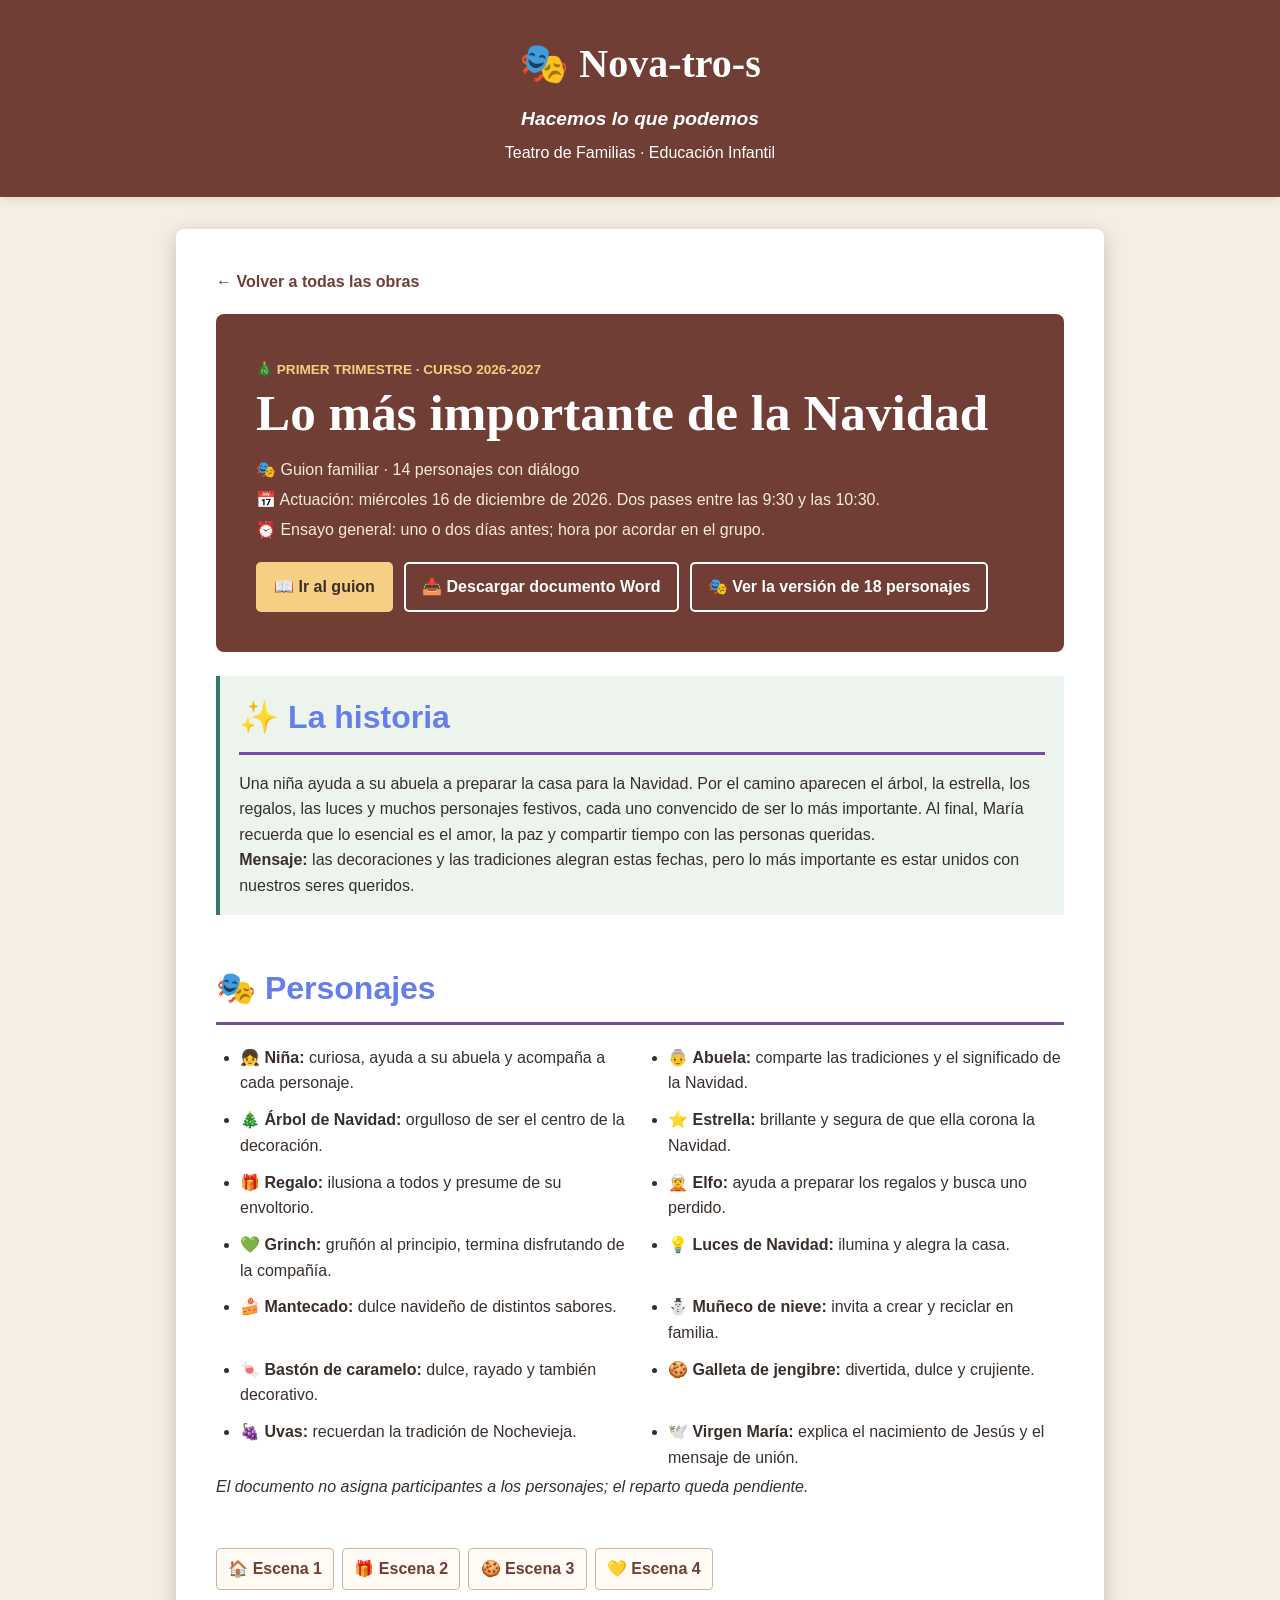
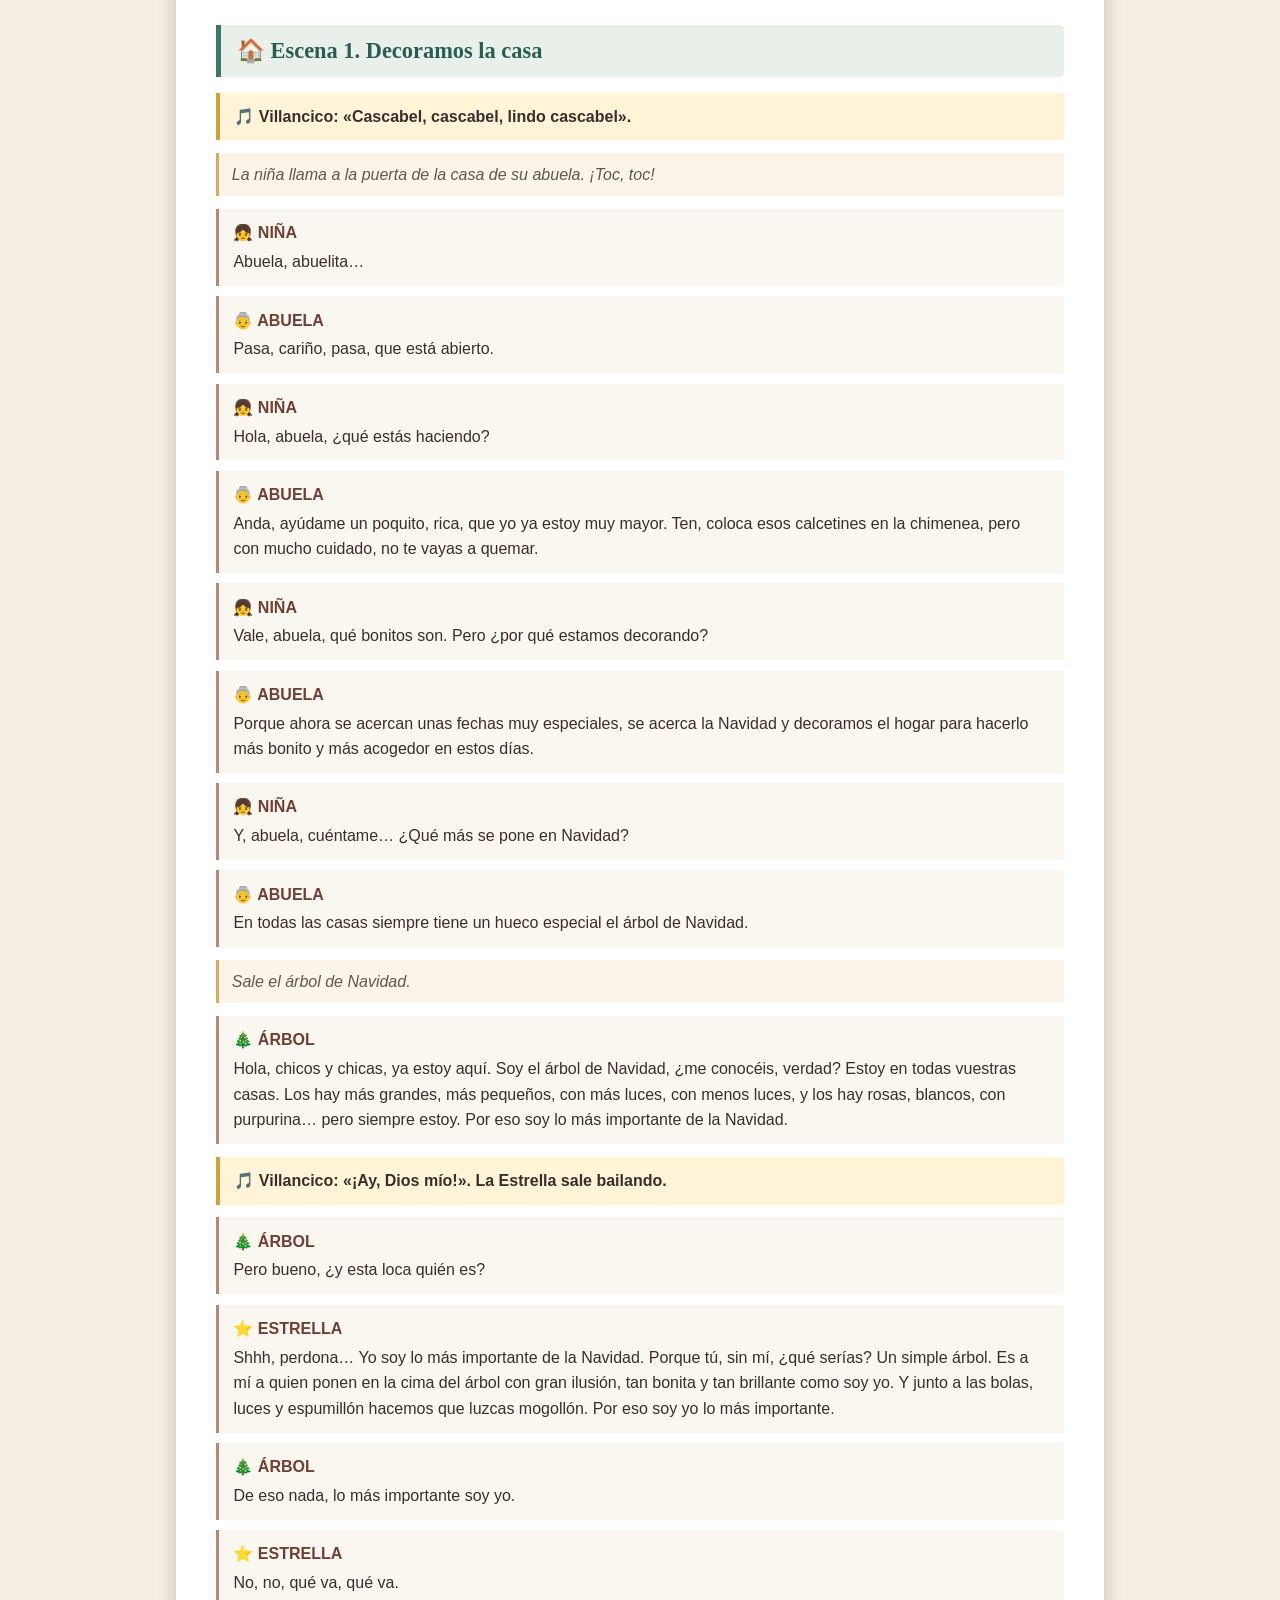
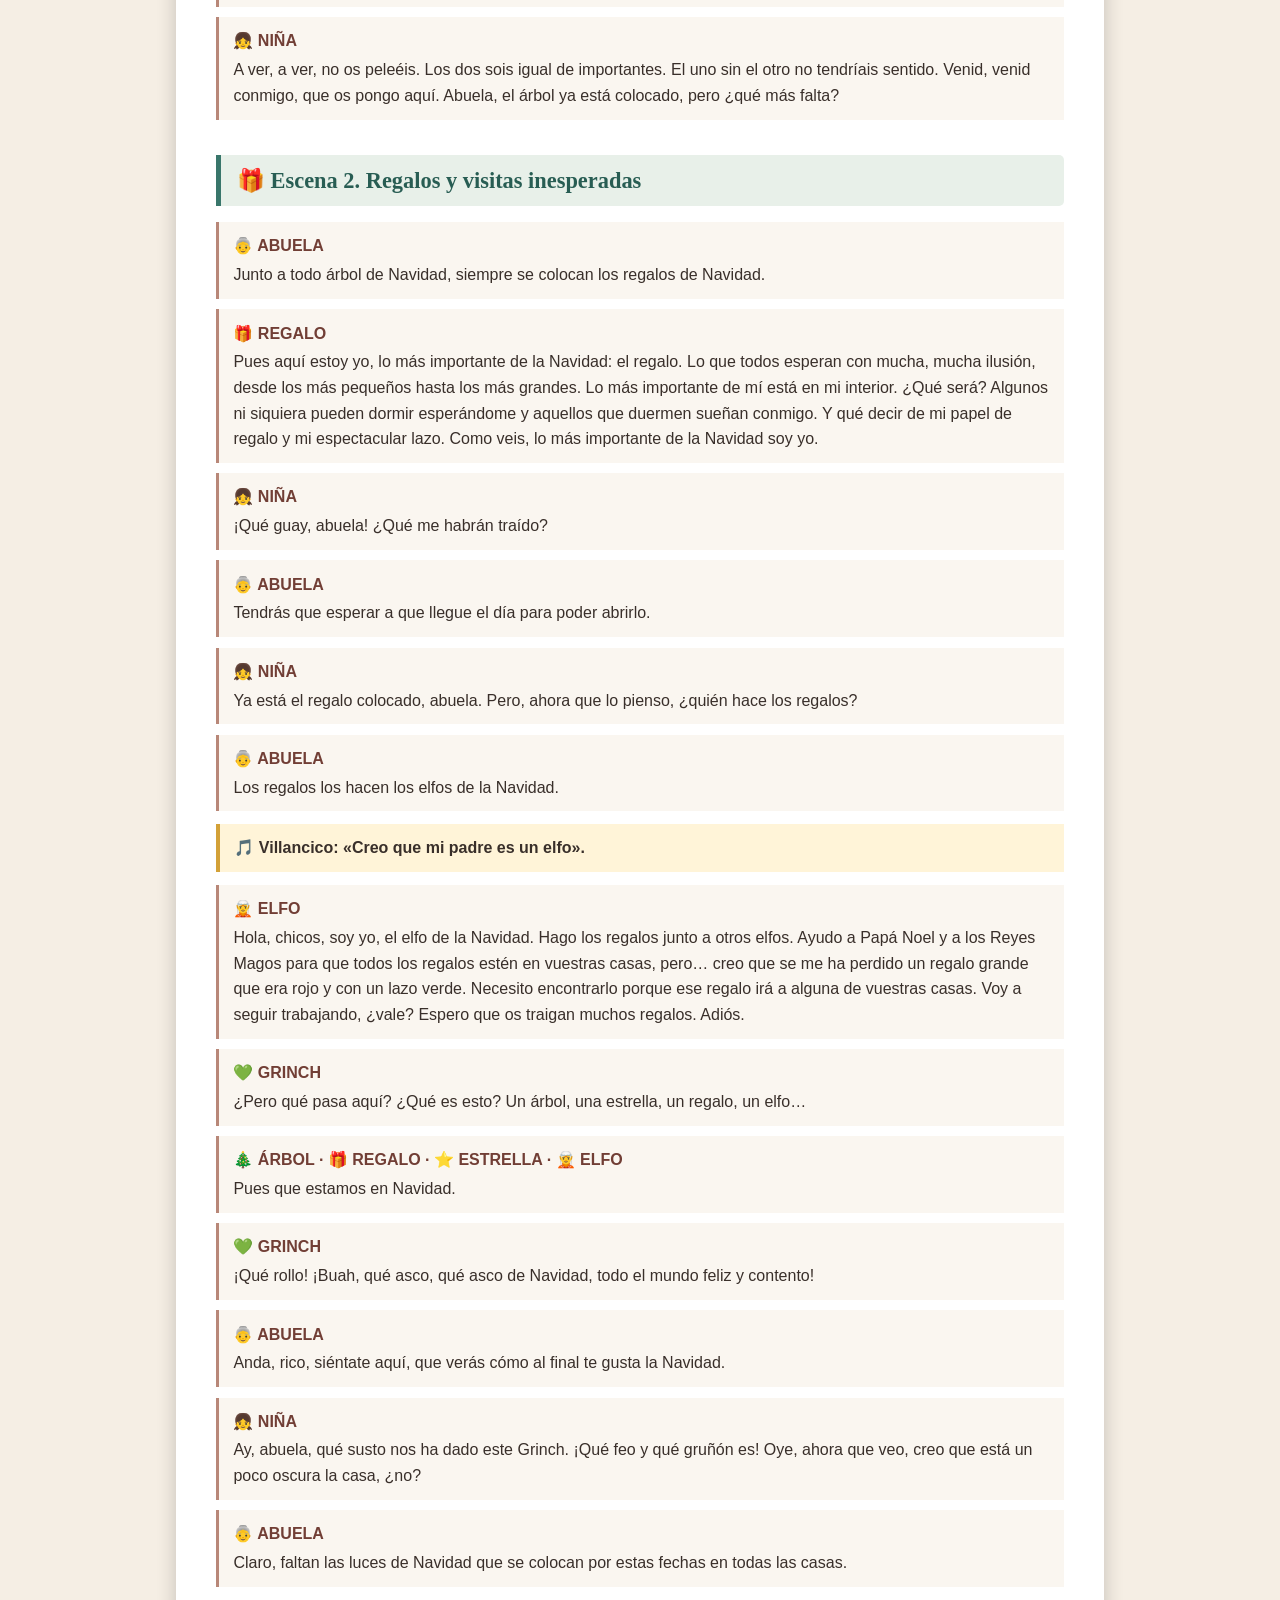
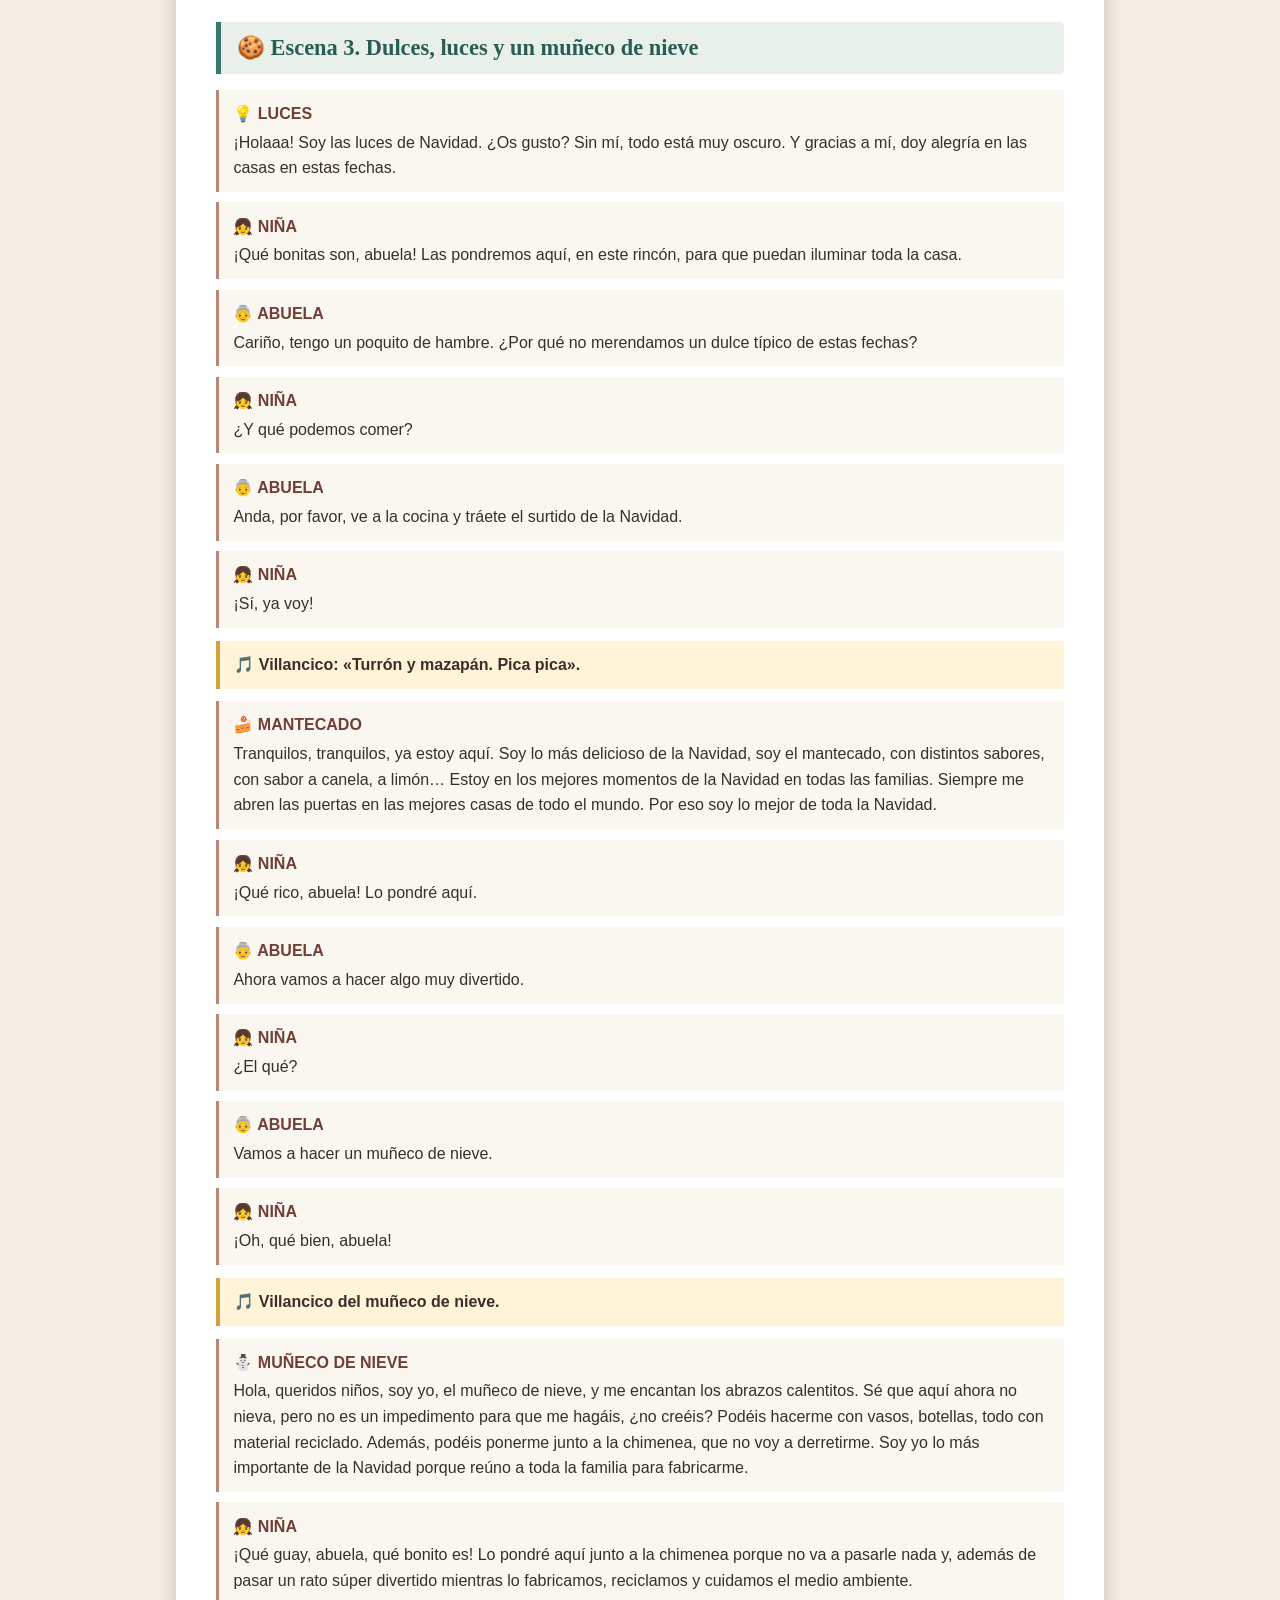
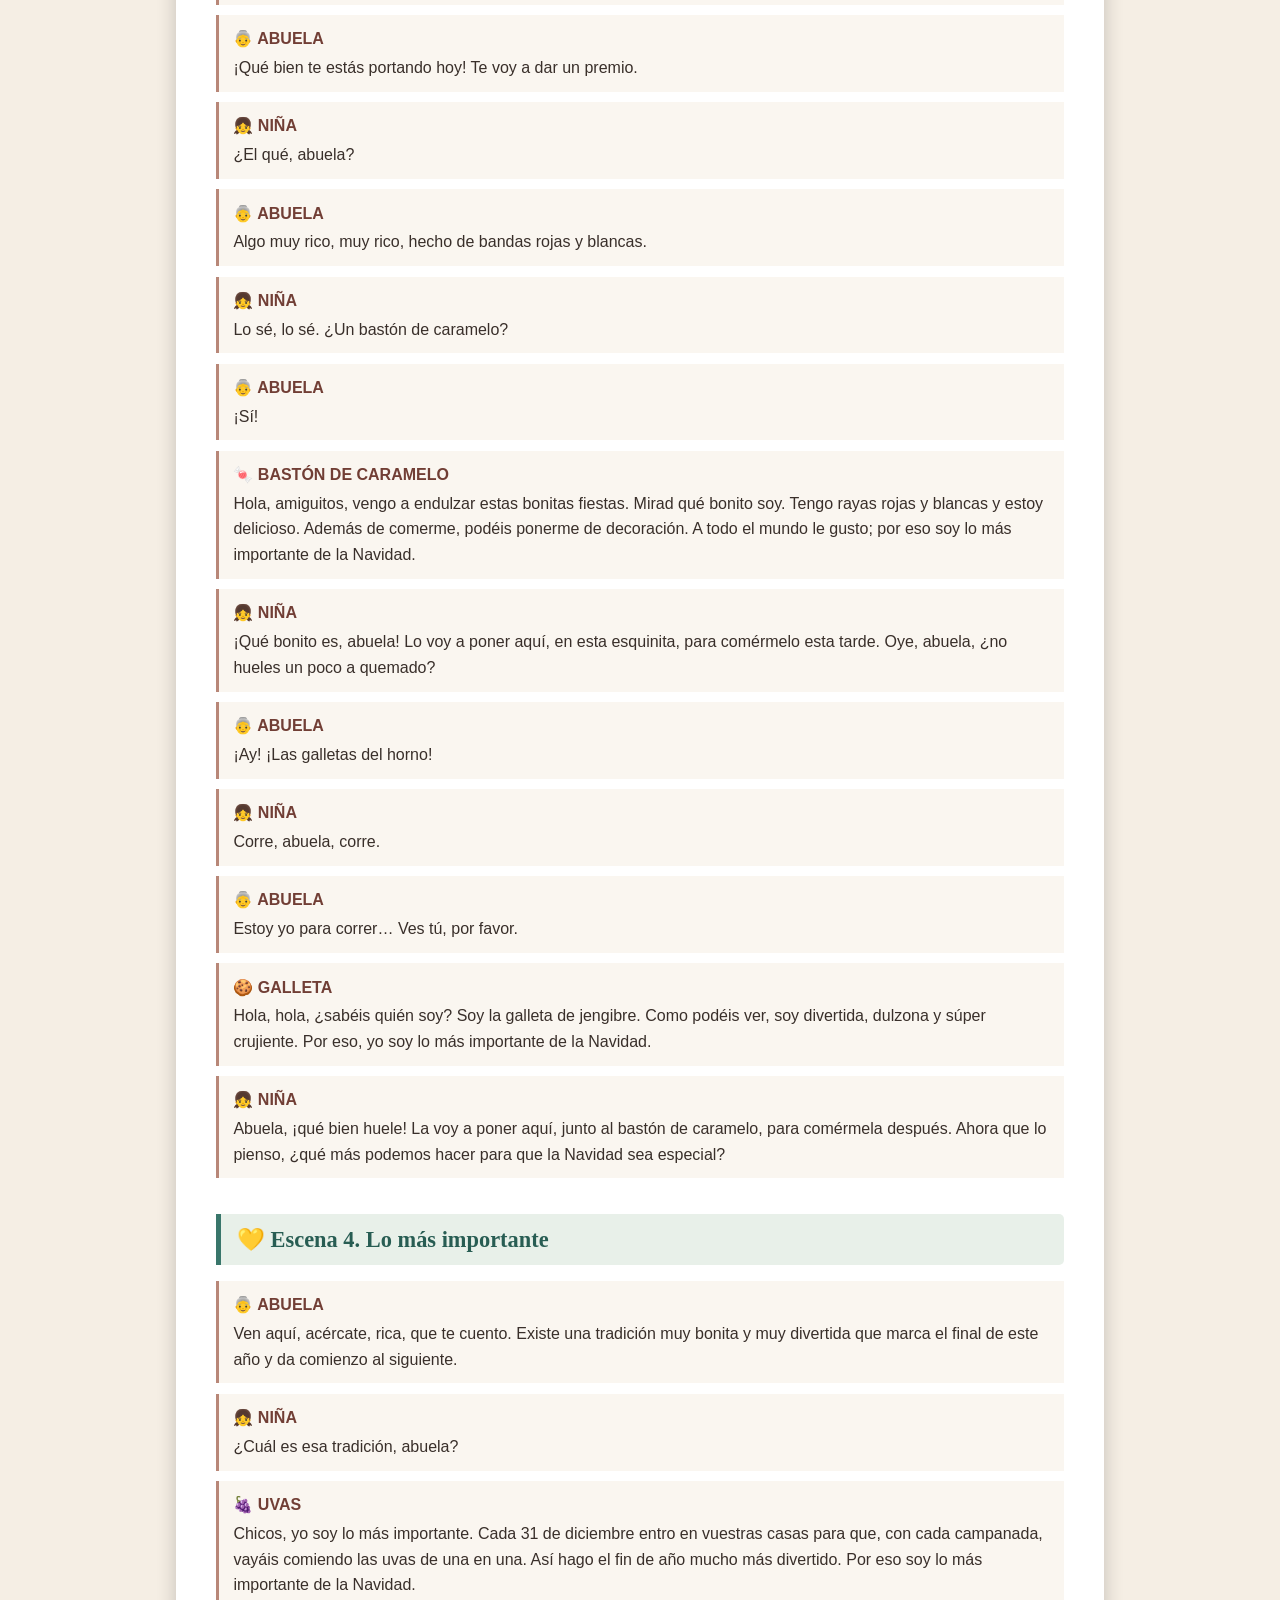
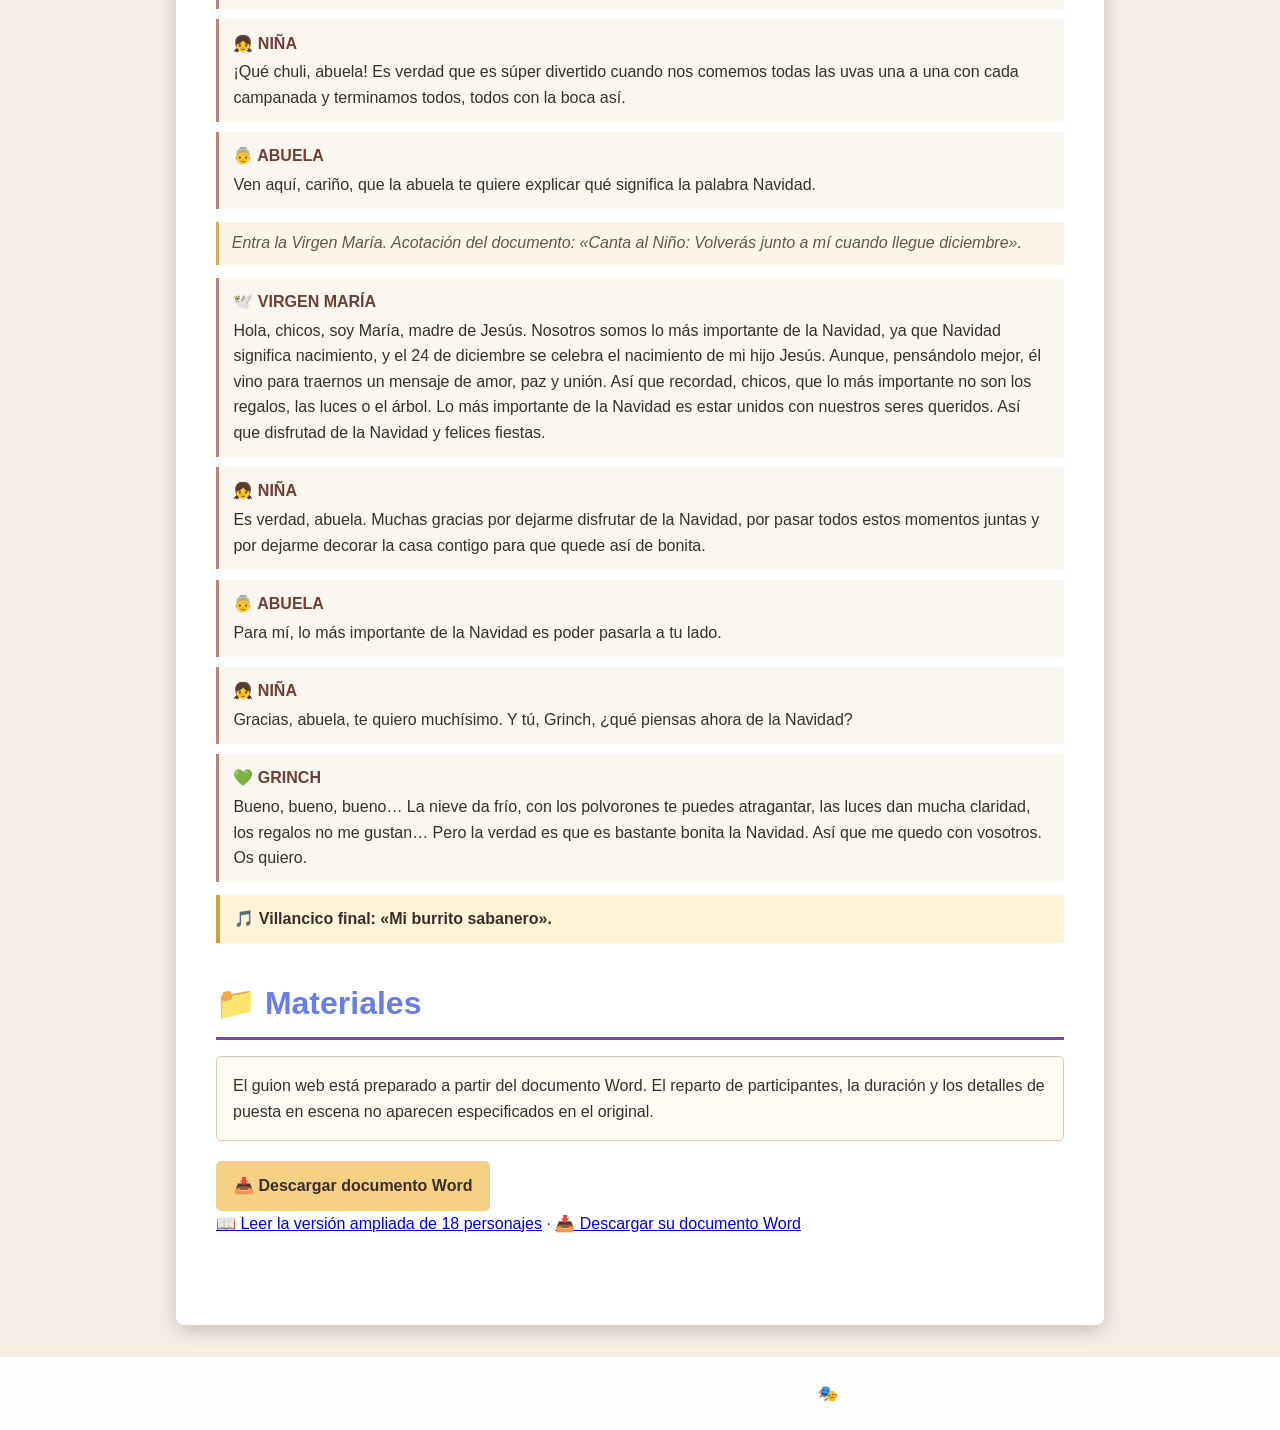
<file: 2026-2027/Trimestre1/index.html>
<!DOCTYPE html>
<html lang="es">
<head>
    <meta charset="UTF-8">
    <meta name="viewport" content="width=device-width, initial-scale=1.0">
    <meta name="description" content="Guion de Lo más importante de la Navidad, una obra familiar de Nova-tro-s con 14 personajes y canciones navideñas.">
    <title>Lo más importante de la Navidad | Nova-tro-s</title>
    <link rel="stylesheet" href="../../styles.css">
    <style>
        body { background: #f5eee4; color: #392f2a; }
        header { background: #713e35; color: #fff; }
        header h1, .subtitle, .tagline { color: #fff; }
        header h1 { font-family: Georgia, 'Times New Roman', serif; }
        .reading-shell { max-width: 960px; margin: 0 auto 2rem; padding: 0 1rem; }
        .reading-shell main { padding: clamp(1rem, 4vw, 2.5rem); border-radius: 8px; }
        .back-link { color: #713e35; font-weight: 700; text-decoration: none; }
        .back-link:hover { text-decoration: underline; }
        .hero { margin: 1.2rem 0 1.5rem; padding: clamp(1.4rem, 5vw, 2.5rem); border-radius: 8px; color: #fff; background: #713e35; }
        .hero h2 { margin: 0 0 .5rem; border: 0; color: #fff; font: 700 clamp(2rem, 5vw, 3.2rem)/1.08 Georgia, 'Times New Roman', serif; }
        .hero p { margin: .3rem 0; color: #f6e9dc; }
        .hero .eyebrow { color: #f5cf83; font-size: .85rem; font-weight: 700; text-transform: uppercase; }
        .actions { display: flex; flex-wrap: wrap; gap: .7rem; margin-top: 1.2rem; }
        .action { display: inline-flex; align-items: center; justify-content: center; min-height: 44px; padding: .65rem 1rem; border: 2px solid #f5cf83; border-radius: 5px; background: #f5cf83; color: #392f2a; font-weight: 700; text-decoration: none; }
        .action.secondary { border-color: #fff; background: transparent; color: #fff; }
        .action:hover { filter: brightness(.94); }
        .summary { padding: 1rem 1.2rem; border-left: 4px solid #39766b; background: #edf4ee; }
        .summary p:last-child { margin-bottom: 0; }
        .cast-list { display: grid; grid-template-columns: repeat(2, minmax(0, 1fr)); gap: .2rem 2rem; padding-left: 1.5rem; }
        .cast-list li { break-inside: avoid; padding: .25rem 0; }
        .quick-nav { display: flex; flex-wrap: wrap; gap: .5rem; margin: 1.5rem 0 2rem; }
        .quick-nav a { padding: .45rem .7rem; border: 1px solid #c8b7a3; border-radius: 4px; color: #713e35; background: #fffaf3; font-weight: 700; text-decoration: none; }
        .quick-nav a:hover { background: #eee1cf; }
        .scene { margin: 2.2rem 0; scroll-margin-top: 1rem; }
        .scene h2 { padding: .7rem 1rem; border: 0; border-left: 5px solid #39766b; border-radius: 0 5px 5px 0; background: #e8f0e9; color: #285d53; font: 700 1.4rem/1.3 Georgia, 'Times New Roman', serif; }
        .direction { margin: .8rem 0; padding: .55rem .8rem; border-left: 3px solid #d5ad5d; color: #62574c; background: #fbf5e9; font-style: italic; }
        .dialogue { margin: .65rem 0; padding: .7rem .9rem; border-left: 3px solid #b88778; background: #faf6f0; }
        .dialogue p { margin: .2rem 0 0; white-space: pre-line; }
        .speaker { color: #713e35; font-weight: 800; }
        .song { margin: .8rem 0; padding: .7rem .9rem; border-left: 4px solid #d3a138; background: #fff4d8; font-weight: 700; }
        .source-note { padding: 1rem; border: 1px solid #d8cbb9; border-radius: 5px; background: #fffaf3; }
        footer { color: #fff; }
        @media (max-width: 600px) {
            .cast-list { grid-template-columns: 1fr; }
            .reading-shell main { padding: 1rem; }
            .quick-nav a { flex: 1 1 42%; text-align: center; }
        }
    </style>
</head>
<body>
    <header>
        <div class="container">
            <h1>🎭 Nova-tro-s</h1>
            <p class="subtitle">Hacemos lo que podemos</p>
            <p class="tagline">Teatro de Familias · Educación Infantil</p>
        </div>
    </header>

    <div class="reading-shell">
        <main>
            <a class="back-link" href="../../index.html">← Volver a todas las obras</a>
            <section class="hero" aria-labelledby="play-title">
                <p class="eyebrow">🎄 Primer trimestre · Curso 2026-2027</p>
                <h2 id="play-title">Lo más importante de la Navidad</h2>
                <p>🎭 Guion familiar · 14 personajes con diálogo</p>
                <p>📅 Actuación: miércoles 16 de diciembre de 2026. Dos pases entre las 9:30 y las 10:30.</p>
                <p>⏰ Ensayo general: uno o dos días antes; hora por acordar en el grupo.</p>
                <div class="actions">
                    <a class="action" href="#guion">📖 Ir al guion</a>
                    <a class="action secondary" href="LO%20MA%CC%81S%20IMPORTANTE%20DE%20LA%20NAVIDAD%20(1).docx" download>📥 Descargar documento Word</a>
                    <a class="action secondary" href="index-18personajes.html">🎭 Ver la versión de 18 personajes</a>
                </div>
            </section>

            <section class="summary">
                <h2>✨ La historia</h2>
                <p>Una niña ayuda a su abuela a preparar la casa para la Navidad. Por el camino aparecen el árbol, la estrella, los regalos, las luces y muchos personajes festivos, cada uno convencido de ser lo más importante. Al final, María recuerda que lo esencial es el amor, la paz y compartir tiempo con las personas queridas.</p>
                <p><strong>Mensaje:</strong> las decoraciones y las tradiciones alegran estas fechas, pero lo más importante es estar unidos con nuestros seres queridos.</p>
            </section>

            <section aria-labelledby="cast-title">
                <h2 id="cast-title">🎭 Personajes</h2>
                <ul class="cast-list">
                    <li>👧 <strong>Niña:</strong> curiosa, ayuda a su abuela y acompaña a cada personaje.</li>
                    <li>👵 <strong>Abuela:</strong> comparte las tradiciones y el significado de la Navidad.</li>
                    <li>🎄 <strong>Árbol de Navidad:</strong> orgulloso de ser el centro de la decoración.</li>
                    <li>⭐ <strong>Estrella:</strong> brillante y segura de que ella corona la Navidad.</li>
                    <li>🎁 <strong>Regalo:</strong> ilusiona a todos y presume de su envoltorio.</li>
                    <li>🧝 <strong>Elfo:</strong> ayuda a preparar los regalos y busca uno perdido.</li>
                    <li>💚 <strong>Grinch:</strong> gruñón al principio, termina disfrutando de la compañía.</li>
                    <li>💡 <strong>Luces de Navidad:</strong> ilumina y alegra la casa.</li>
                    <li>🍰 <strong>Mantecado:</strong> dulce navideño de distintos sabores.</li>
                    <li>⛄ <strong>Muñeco de nieve:</strong> invita a crear y reciclar en familia.</li>
                    <li>🍬 <strong>Bastón de caramelo:</strong> dulce, rayado y también decorativo.</li>
                    <li>🍪 <strong>Galleta de jengibre:</strong> divertida, dulce y crujiente.</li>
                    <li>🍇 <strong>Uvas:</strong> recuerdan la tradición de Nochevieja.</li>
                    <li>🕊️ <strong>Virgen María:</strong> explica el nacimiento de Jesús y el mensaje de unión.</li>
                </ul>
                <p><em>El documento no asigna participantes a los personajes; el reparto queda pendiente.</em></p>
            </section>

            <nav class="quick-nav" aria-label="Navegación del guion">
                <a href="#escena1">🏠 Escena 1</a>
                <a href="#escena2">🎁 Escena 2</a>
                <a href="#escena3">🍪 Escena 3</a>
                <a href="#escena4">💛 Escena 4</a>
            </nav>

            <div id="guion">
                <section class="scene" id="escena1">
                    <h2>🏠 Escena 1. Decoramos la casa</h2>
                    <p class="song">🎵 Villancico: «Cascabel, cascabel, lindo cascabel».</p>
                    <p class="direction">La niña llama a la puerta de la casa de su abuela. ¡Toc, toc!</p>
                    <div class="dialogue"><span class="speaker">👧 NIÑA</span><p>Abuela, abuelita…</p></div>
                    <div class="dialogue"><span class="speaker">👵 ABUELA</span><p>Pasa, cariño, pasa, que está abierto.</p></div>
                    <div class="dialogue"><span class="speaker">👧 NIÑA</span><p>Hola, abuela, ¿qué estás haciendo?</p></div>
                    <div class="dialogue"><span class="speaker">👵 ABUELA</span><p>Anda, ayúdame un poquito, rica, que yo ya estoy muy mayor. Ten, coloca esos calcetines en la chimenea, pero con mucho cuidado, no te vayas a quemar.</p></div>
                    <div class="dialogue"><span class="speaker">👧 NIÑA</span><p>Vale, abuela, qué bonitos son. Pero ¿por qué estamos decorando?</p></div>
                    <div class="dialogue"><span class="speaker">👵 ABUELA</span><p>Porque ahora se acercan unas fechas muy especiales, se acerca la Navidad y decoramos el hogar para hacerlo más bonito y más acogedor en estos días.</p></div>
                    <div class="dialogue"><span class="speaker">👧 NIÑA</span><p>Y, abuela, cuéntame… ¿Qué más se pone en Navidad?</p></div>
                    <div class="dialogue"><span class="speaker">👵 ABUELA</span><p>En todas las casas siempre tiene un hueco especial el árbol de Navidad.</p></div>
                    <p class="direction">Sale el árbol de Navidad.</p>
                    <div class="dialogue"><span class="speaker">🎄 ÁRBOL</span><p>Hola, chicos y chicas, ya estoy aquí. Soy el árbol de Navidad, ¿me conocéis, verdad? Estoy en todas vuestras casas. Los hay más grandes, más pequeños, con más luces, con menos luces, y los hay rosas, blancos, con purpurina… pero siempre estoy. Por eso soy lo más importante de la Navidad.</p></div>
                    <p class="song">🎵 Villancico: «¡Ay, Dios mío!». La Estrella sale bailando.</p>
                    <div class="dialogue"><span class="speaker">🎄 ÁRBOL</span><p>Pero bueno, ¿y esta loca quién es?</p></div>
                    <div class="dialogue"><span class="speaker">⭐ ESTRELLA</span><p>Shhh, perdona… Yo soy lo más importante de la Navidad. Porque tú, sin mí, ¿qué serías? Un simple árbol. Es a mí a quien ponen en la cima del árbol con gran ilusión, tan bonita y tan brillante como soy yo. Y junto a las bolas, luces y espumillón hacemos que luzcas mogollón. Por eso soy yo lo más importante.</p></div>
                    <div class="dialogue"><span class="speaker">🎄 ÁRBOL</span><p>De eso nada, lo más importante soy yo.</p></div>
                    <div class="dialogue"><span class="speaker">⭐ ESTRELLA</span><p>No, no, qué va, qué va.</p></div>
                    <div class="dialogue"><span class="speaker">👧 NIÑA</span><p>A ver, a ver, no os peleéis. Los dos sois igual de importantes. El uno sin el otro no tendríais sentido. Venid, venid conmigo, que os pongo aquí. Abuela, el árbol ya está colocado, pero ¿qué más falta?</p></div>
                </section>

                <section class="scene" id="escena2">
                    <h2>🎁 Escena 2. Regalos y visitas inesperadas</h2>
                    <div class="dialogue"><span class="speaker">👵 ABUELA</span><p>Junto a todo árbol de Navidad, siempre se colocan los regalos de Navidad.</p></div>
                    <div class="dialogue"><span class="speaker">🎁 REGALO</span><p>Pues aquí estoy yo, lo más importante de la Navidad: el regalo. Lo que todos esperan con mucha, mucha ilusión, desde los más pequeños hasta los más grandes. Lo más importante de mí está en mi interior. ¿Qué será? Algunos ni siquiera pueden dormir esperándome y aquellos que duermen sueñan conmigo. Y qué decir de mi papel de regalo y mi espectacular lazo. Como veis, lo más importante de la Navidad soy yo.</p></div>
                    <div class="dialogue"><span class="speaker">👧 NIÑA</span><p>¡Qué guay, abuela! ¿Qué me habrán traído?</p></div>
                    <div class="dialogue"><span class="speaker">👵 ABUELA</span><p>Tendrás que esperar a que llegue el día para poder abrirlo.</p></div>
                    <div class="dialogue"><span class="speaker">👧 NIÑA</span><p>Ya está el regalo colocado, abuela. Pero, ahora que lo pienso, ¿quién hace los regalos?</p></div>
                    <div class="dialogue"><span class="speaker">👵 ABUELA</span><p>Los regalos los hacen los elfos de la Navidad.</p></div>
                    <p class="song">🎵 Villancico: «Creo que mi padre es un elfo».</p>
                    <div class="dialogue"><span class="speaker">🧝 ELFO</span><p>Hola, chicos, soy yo, el elfo de la Navidad. Hago los regalos junto a otros elfos. Ayudo a Papá Noel y a los Reyes Magos para que todos los regalos estén en vuestras casas, pero… creo que se me ha perdido un regalo grande que era rojo y con un lazo verde. Necesito encontrarlo porque ese regalo irá a alguna de vuestras casas. Voy a seguir trabajando, ¿vale? Espero que os traigan muchos regalos. Adiós.</p></div>
                    <div class="dialogue"><span class="speaker">💚 GRINCH</span><p>¿Pero qué pasa aquí? ¿Qué es esto? Un árbol, una estrella, un regalo, un elfo…</p></div>
                    <div class="dialogue"><span class="speaker">🎄 ÁRBOL · 🎁 REGALO · ⭐ ESTRELLA · 🧝 ELFO</span><p>Pues que estamos en Navidad.</p></div>
                    <div class="dialogue"><span class="speaker">💚 GRINCH</span><p>¡Qué rollo! ¡Buah, qué asco, qué asco de Navidad, todo el mundo feliz y contento!</p></div>
                    <div class="dialogue"><span class="speaker">👵 ABUELA</span><p>Anda, rico, siéntate aquí, que verás cómo al final te gusta la Navidad.</p></div>
                    <div class="dialogue"><span class="speaker">👧 NIÑA</span><p>Ay, abuela, qué susto nos ha dado este Grinch. ¡Qué feo y qué gruñón es! Oye, ahora que veo, creo que está un poco oscura la casa, ¿no?</p></div>
                    <div class="dialogue"><span class="speaker">👵 ABUELA</span><p>Claro, faltan las luces de Navidad que se colocan por estas fechas en todas las casas.</p></div>
                </section>

                <section class="scene" id="escena3">
                    <h2>🍪 Escena 3. Dulces, luces y un muñeco de nieve</h2>
                    <div class="dialogue"><span class="speaker">💡 LUCES</span><p>¡Holaaa! Soy las luces de Navidad. ¿Os gusto? Sin mí, todo está muy oscuro. Y gracias a mí, doy alegría en las casas en estas fechas.</p></div>
                    <div class="dialogue"><span class="speaker">👧 NIÑA</span><p>¡Qué bonitas son, abuela! Las pondremos aquí, en este rincón, para que puedan iluminar toda la casa.</p></div>
                    <div class="dialogue"><span class="speaker">👵 ABUELA</span><p>Cariño, tengo un poquito de hambre. ¿Por qué no merendamos un dulce típico de estas fechas?</p></div>
                    <div class="dialogue"><span class="speaker">👧 NIÑA</span><p>¿Y qué podemos comer?</p></div>
                    <div class="dialogue"><span class="speaker">👵 ABUELA</span><p>Anda, por favor, ve a la cocina y tráete el surtido de la Navidad.</p></div>
                    <div class="dialogue"><span class="speaker">👧 NIÑA</span><p>¡Sí, ya voy!</p></div>
                    <p class="song">🎵 Villancico: «Turrón y mazapán. Pica pica».</p>
                    <div class="dialogue"><span class="speaker">🍰 MANTECADO</span><p>Tranquilos, tranquilos, ya estoy aquí. Soy lo más delicioso de la Navidad, soy el mantecado, con distintos sabores, con sabor a canela, a limón… Estoy en los mejores momentos de la Navidad en todas las familias. Siempre me abren las puertas en las mejores casas de todo el mundo. Por eso soy lo mejor de toda la Navidad.</p></div>
                    <div class="dialogue"><span class="speaker">👧 NIÑA</span><p>¡Qué rico, abuela! Lo pondré aquí.</p></div>
                    <div class="dialogue"><span class="speaker">👵 ABUELA</span><p>Ahora vamos a hacer algo muy divertido.</p></div>
                    <div class="dialogue"><span class="speaker">👧 NIÑA</span><p>¿El qué?</p></div>
                    <div class="dialogue"><span class="speaker">👵 ABUELA</span><p>Vamos a hacer un muñeco de nieve.</p></div>
                    <div class="dialogue"><span class="speaker">👧 NIÑA</span><p>¡Oh, qué bien, abuela!</p></div>
                    <p class="song">🎵 Villancico del muñeco de nieve.</p>
                    <div class="dialogue"><span class="speaker">⛄ MUÑECO DE NIEVE</span><p>Hola, queridos niños, soy yo, el muñeco de nieve, y me encantan los abrazos calentitos. Sé que aquí ahora no nieva, pero no es un impedimento para que me hagáis, ¿no creéis? Podéis hacerme con vasos, botellas, todo con material reciclado. Además, podéis ponerme junto a la chimenea, que no voy a derretirme. Soy yo lo más importante de la Navidad porque reúno a toda la familia para fabricarme.</p></div>
                    <div class="dialogue"><span class="speaker">👧 NIÑA</span><p>¡Qué guay, abuela, qué bonito es! Lo pondré aquí junto a la chimenea porque no va a pasarle nada y, además de pasar un rato súper divertido mientras lo fabricamos, reciclamos y cuidamos el medio ambiente.</p></div>
                    <div class="dialogue"><span class="speaker">👵 ABUELA</span><p>¡Qué bien te estás portando hoy! Te voy a dar un premio.</p></div>
                    <div class="dialogue"><span class="speaker">👧 NIÑA</span><p>¿El qué, abuela?</p></div>
                    <div class="dialogue"><span class="speaker">👵 ABUELA</span><p>Algo muy rico, muy rico, hecho de bandas rojas y blancas.</p></div>
                    <div class="dialogue"><span class="speaker">👧 NIÑA</span><p>Lo sé, lo sé. ¿Un bastón de caramelo?</p></div>
                    <div class="dialogue"><span class="speaker">👵 ABUELA</span><p>¡Sí!</p></div>
                    <div class="dialogue"><span class="speaker">🍬 BASTÓN DE CARAMELO</span><p>Hola, amiguitos, vengo a endulzar estas bonitas fiestas. Mirad qué bonito soy. Tengo rayas rojas y blancas y estoy delicioso. Además de comerme, podéis ponerme de decoración. A todo el mundo le gusto; por eso soy lo más importante de la Navidad.</p></div>
                    <div class="dialogue"><span class="speaker">👧 NIÑA</span><p>¡Qué bonito es, abuela! Lo voy a poner aquí, en esta esquinita, para comérmelo esta tarde. Oye, abuela, ¿no hueles un poco a quemado?</p></div>
                    <div class="dialogue"><span class="speaker">👵 ABUELA</span><p>¡Ay! ¡Las galletas del horno!</p></div>
                    <div class="dialogue"><span class="speaker">👧 NIÑA</span><p>Corre, abuela, corre.</p></div>
                    <div class="dialogue"><span class="speaker">👵 ABUELA</span><p>Estoy yo para correr… Ves tú, por favor.</p></div>
                    <div class="dialogue"><span class="speaker">🍪 GALLETA</span><p>Hola, hola, ¿sabéis quién soy? Soy la galleta de jengibre. Como podéis ver, soy divertida, dulzona y súper crujiente. Por eso, yo soy lo más importante de la Navidad.</p></div>
                    <div class="dialogue"><span class="speaker">👧 NIÑA</span><p>Abuela, ¡qué bien huele! La voy a poner aquí, junto al bastón de caramelo, para comérmela después. Ahora que lo pienso, ¿qué más podemos hacer para que la Navidad sea especial?</p></div>
                </section>

                <section class="scene" id="escena4">
                    <h2>💛 Escena 4. Lo más importante</h2>
                    <div class="dialogue"><span class="speaker">👵 ABUELA</span><p>Ven aquí, acércate, rica, que te cuento. Existe una tradición muy bonita y muy divertida que marca el final de este año y da comienzo al siguiente.</p></div>
                    <div class="dialogue"><span class="speaker">👧 NIÑA</span><p>¿Cuál es esa tradición, abuela?</p></div>
                    <div class="dialogue"><span class="speaker">🍇 UVAS</span><p>Chicos, yo soy lo más importante. Cada 31 de diciembre entro en vuestras casas para que, con cada campanada, vayáis comiendo las uvas de una en una. Así hago el fin de año mucho más divertido. Por eso soy lo más importante de la Navidad.</p></div>
                    <div class="dialogue"><span class="speaker">👧 NIÑA</span><p>¡Qué chuli, abuela! Es verdad que es súper divertido cuando nos comemos todas las uvas una a una con cada campanada y terminamos todos, todos con la boca así.</p></div>
                    <div class="dialogue"><span class="speaker">👵 ABUELA</span><p>Ven aquí, cariño, que la abuela te quiere explicar qué significa la palabra Navidad.</p></div>
                    <p class="direction">Entra la Virgen María. Acotación del documento: «Canta al Niño: Volverás junto a mí cuando llegue diciembre».</p>
                    <div class="dialogue"><span class="speaker">🕊️ VIRGEN MARÍA</span><p>Hola, chicos, soy María, madre de Jesús. Nosotros somos lo más importante de la Navidad, ya que Navidad significa nacimiento, y el 24 de diciembre se celebra el nacimiento de mi hijo Jesús. Aunque, pensándolo mejor, él vino para traernos un mensaje de amor, paz y unión. Así que recordad, chicos, que lo más importante no son los regalos, las luces o el árbol. Lo más importante de la Navidad es estar unidos con nuestros seres queridos. Así que disfrutad de la Navidad y felices fiestas.</p></div>
                    <div class="dialogue"><span class="speaker">👧 NIÑA</span><p>Es verdad, abuela. Muchas gracias por dejarme disfrutar de la Navidad, por pasar todos estos momentos juntas y por dejarme decorar la casa contigo para que quede así de bonita.</p></div>
                    <div class="dialogue"><span class="speaker">👵 ABUELA</span><p>Para mí, lo más importante de la Navidad es poder pasarla a tu lado.</p></div>
                    <div class="dialogue"><span class="speaker">👧 NIÑA</span><p>Gracias, abuela, te quiero muchísimo. Y tú, Grinch, ¿qué piensas ahora de la Navidad?</p></div>
                    <div class="dialogue"><span class="speaker">💚 GRINCH</span><p>Bueno, bueno, bueno… La nieve da frío, con los polvorones te puedes atragantar, las luces dan mucha claridad, los regalos no me gustan… Pero la verdad es que es bastante bonita la Navidad. Así que me quedo con vosotros. Os quiero.</p></div>
                    <p class="song">🎵 Villancico final: «Mi burrito sabanero».</p>
                </section>
            </div>

            <section id="materiales">
                <h2>📁 Materiales</h2>
                <p class="source-note">El guion web está preparado a partir del documento Word. El reparto de participantes, la duración y los detalles de puesta en escena no aparecen especificados en el original.</p>
                <p class="actions"><a class="action" href="LO%20MA%CC%81S%20IMPORTANTE%20DE%20LA%20NAVIDAD%20(1).docx" download>📥 Descargar documento Word</a></p>
                <p><a href="index-18personajes.html">📖 Leer la versión ampliada de 18 personajes</a> · <a href="Lo_mas_importante_de_la_Navidad_guion_definitivo.docx" download>📥 Descargar su documento Word</a></p>
            </section>
        </main>
    </div>

    <footer>
        <div class="container"><p>© 2026-2027 Nova-tro-s · Hacemos lo que podemos 🎭</p></div>
    </footer>
</body>
</html>
</file>
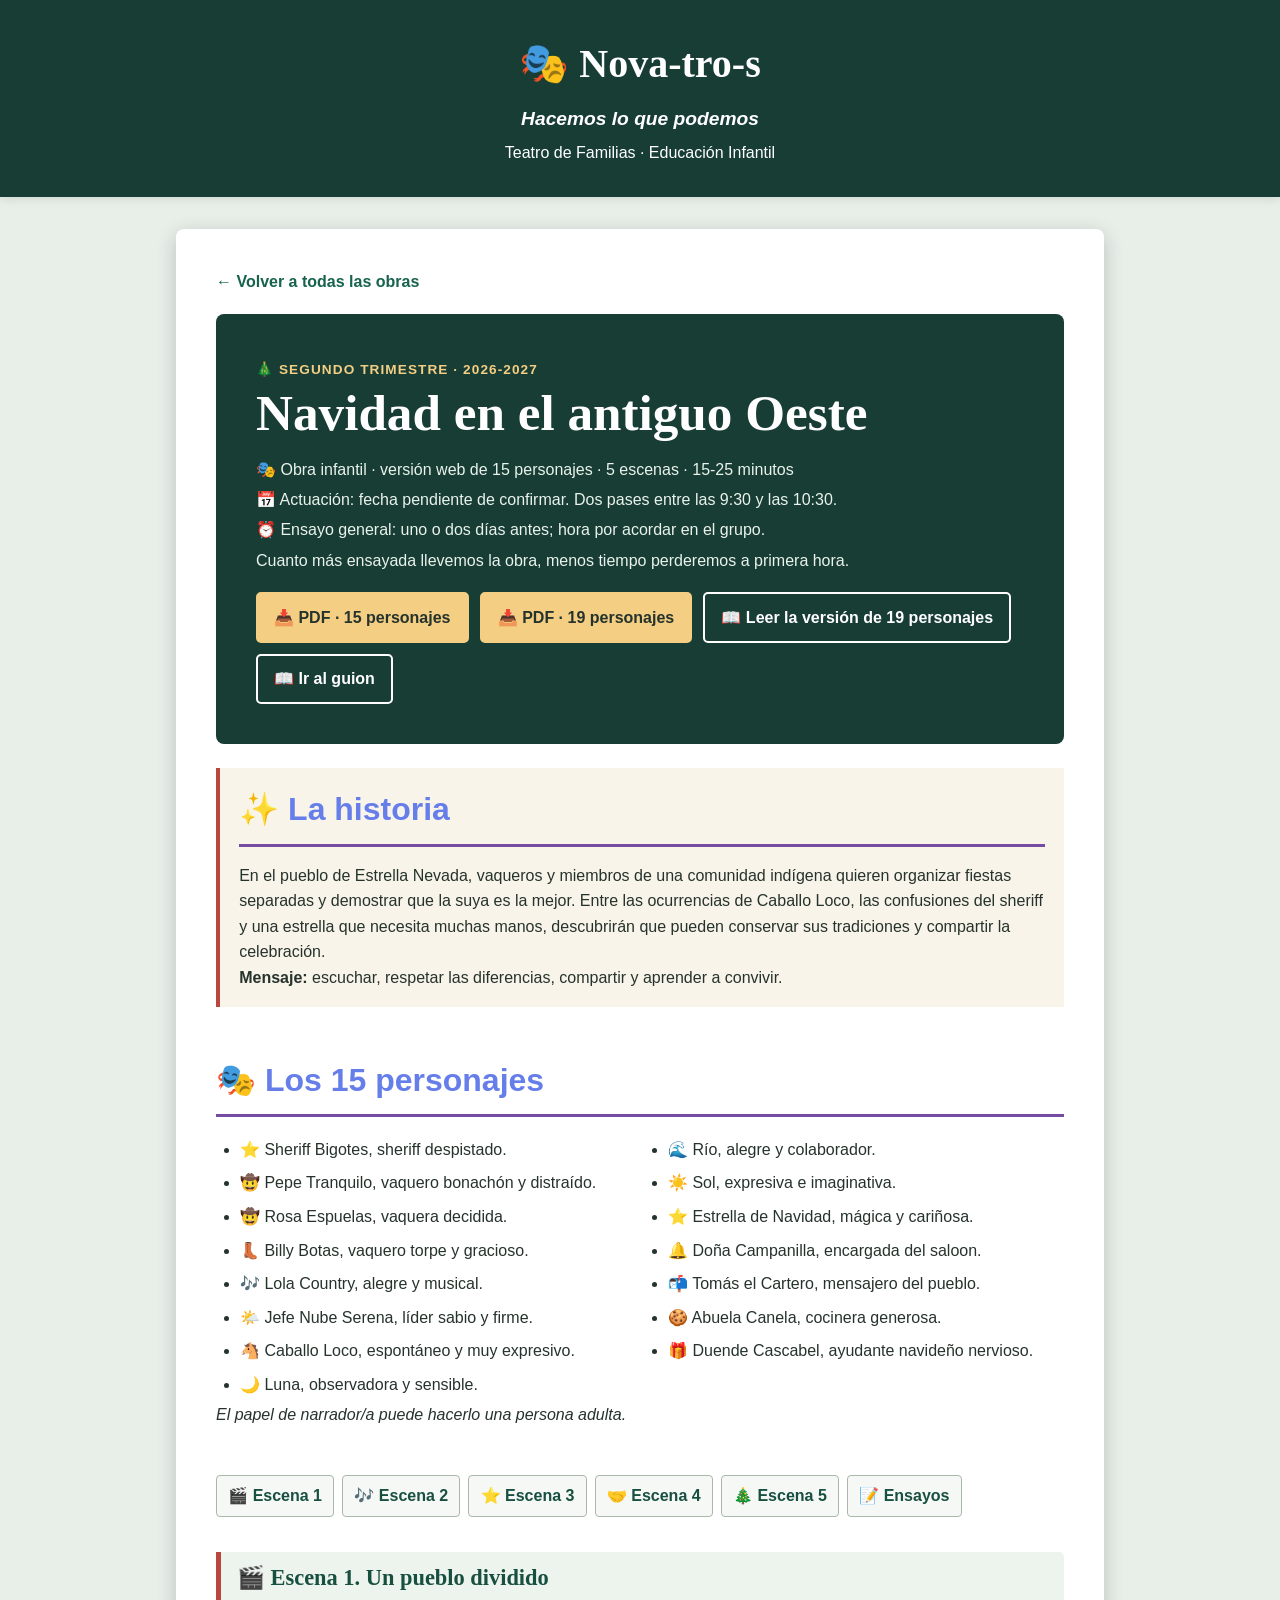
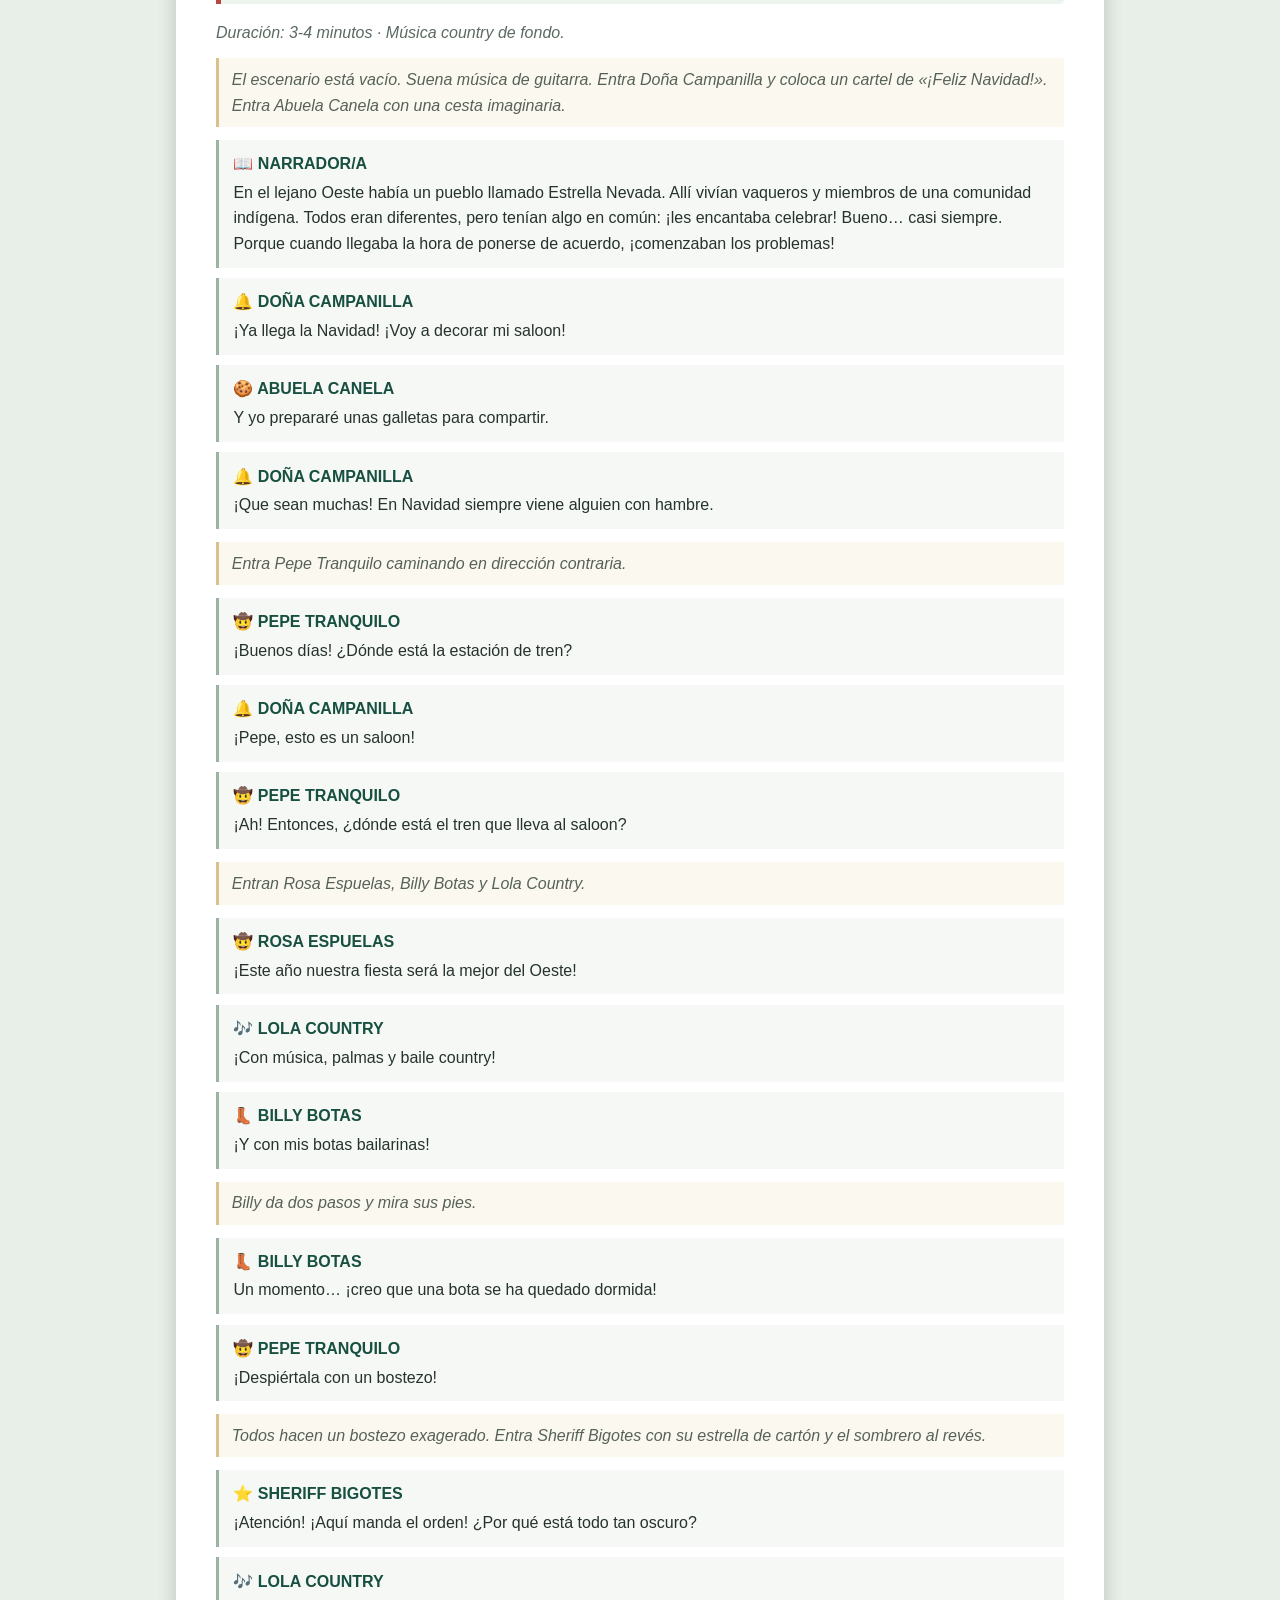
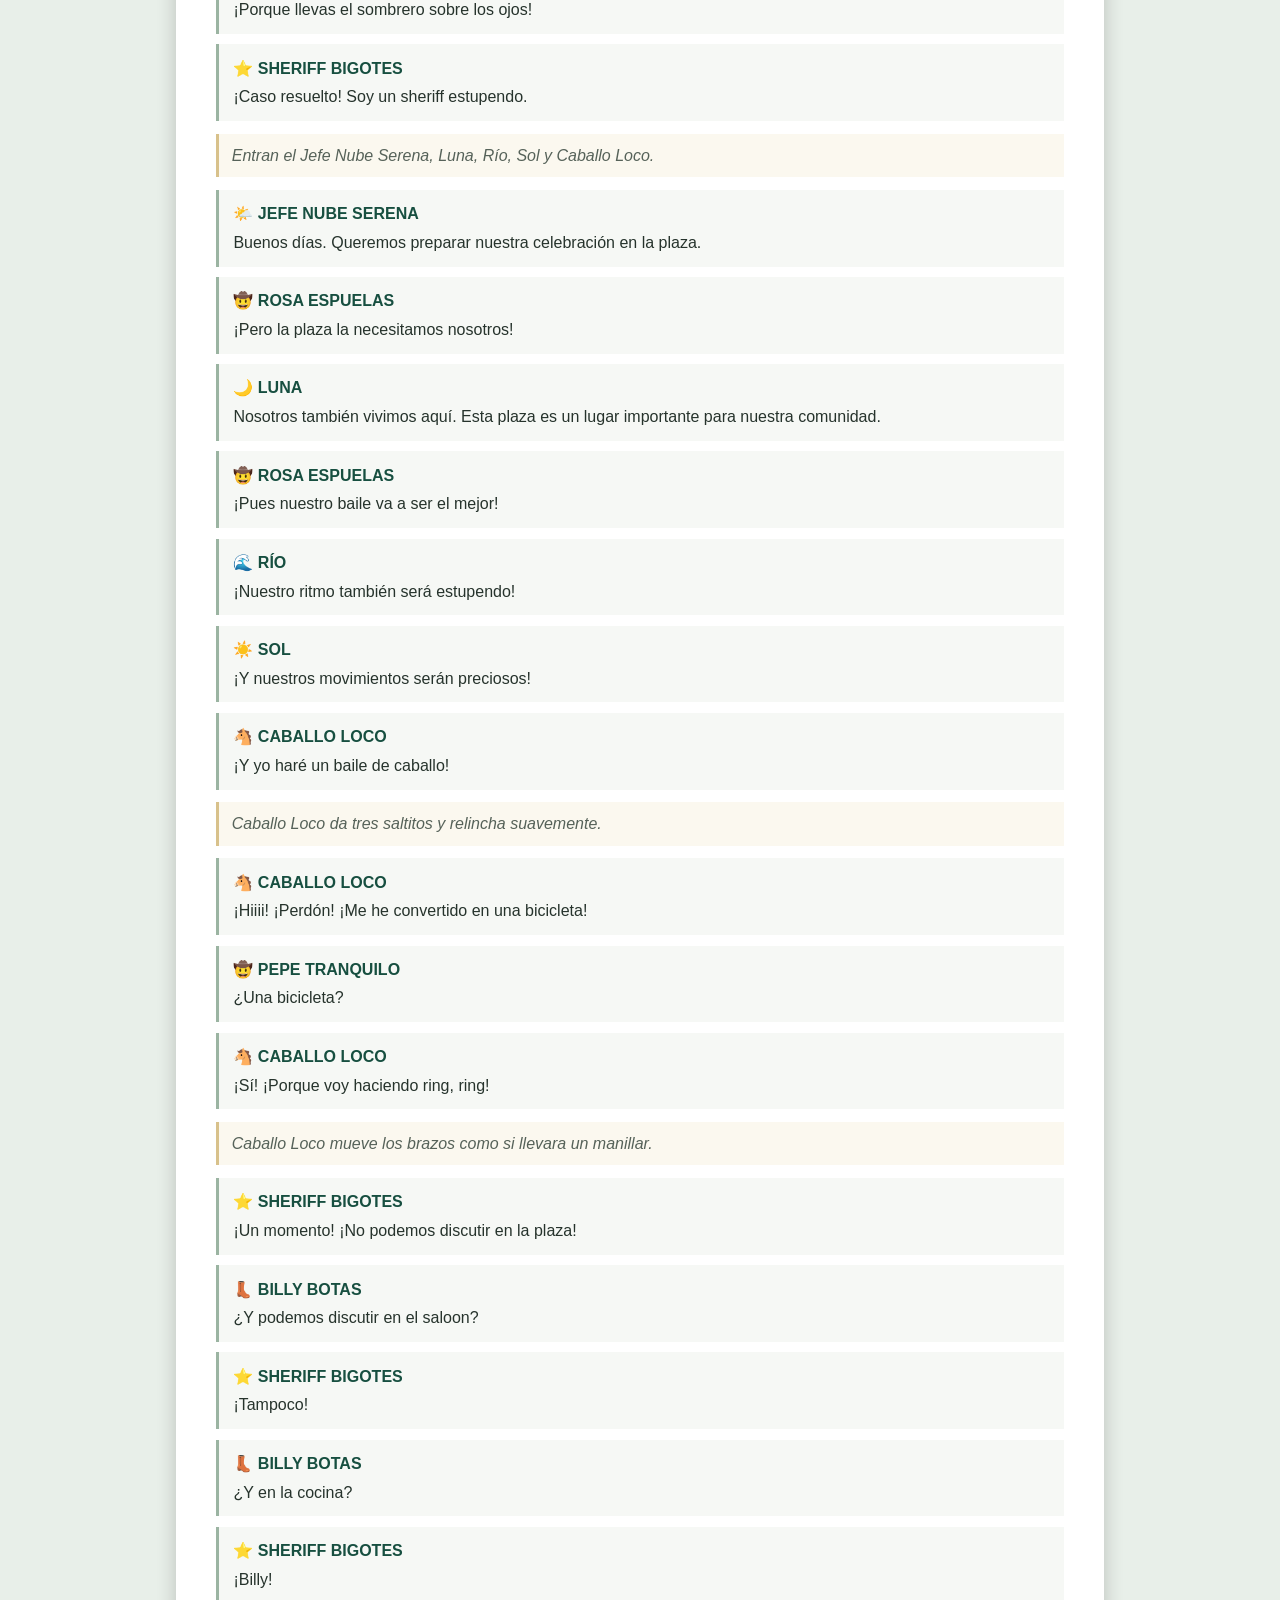
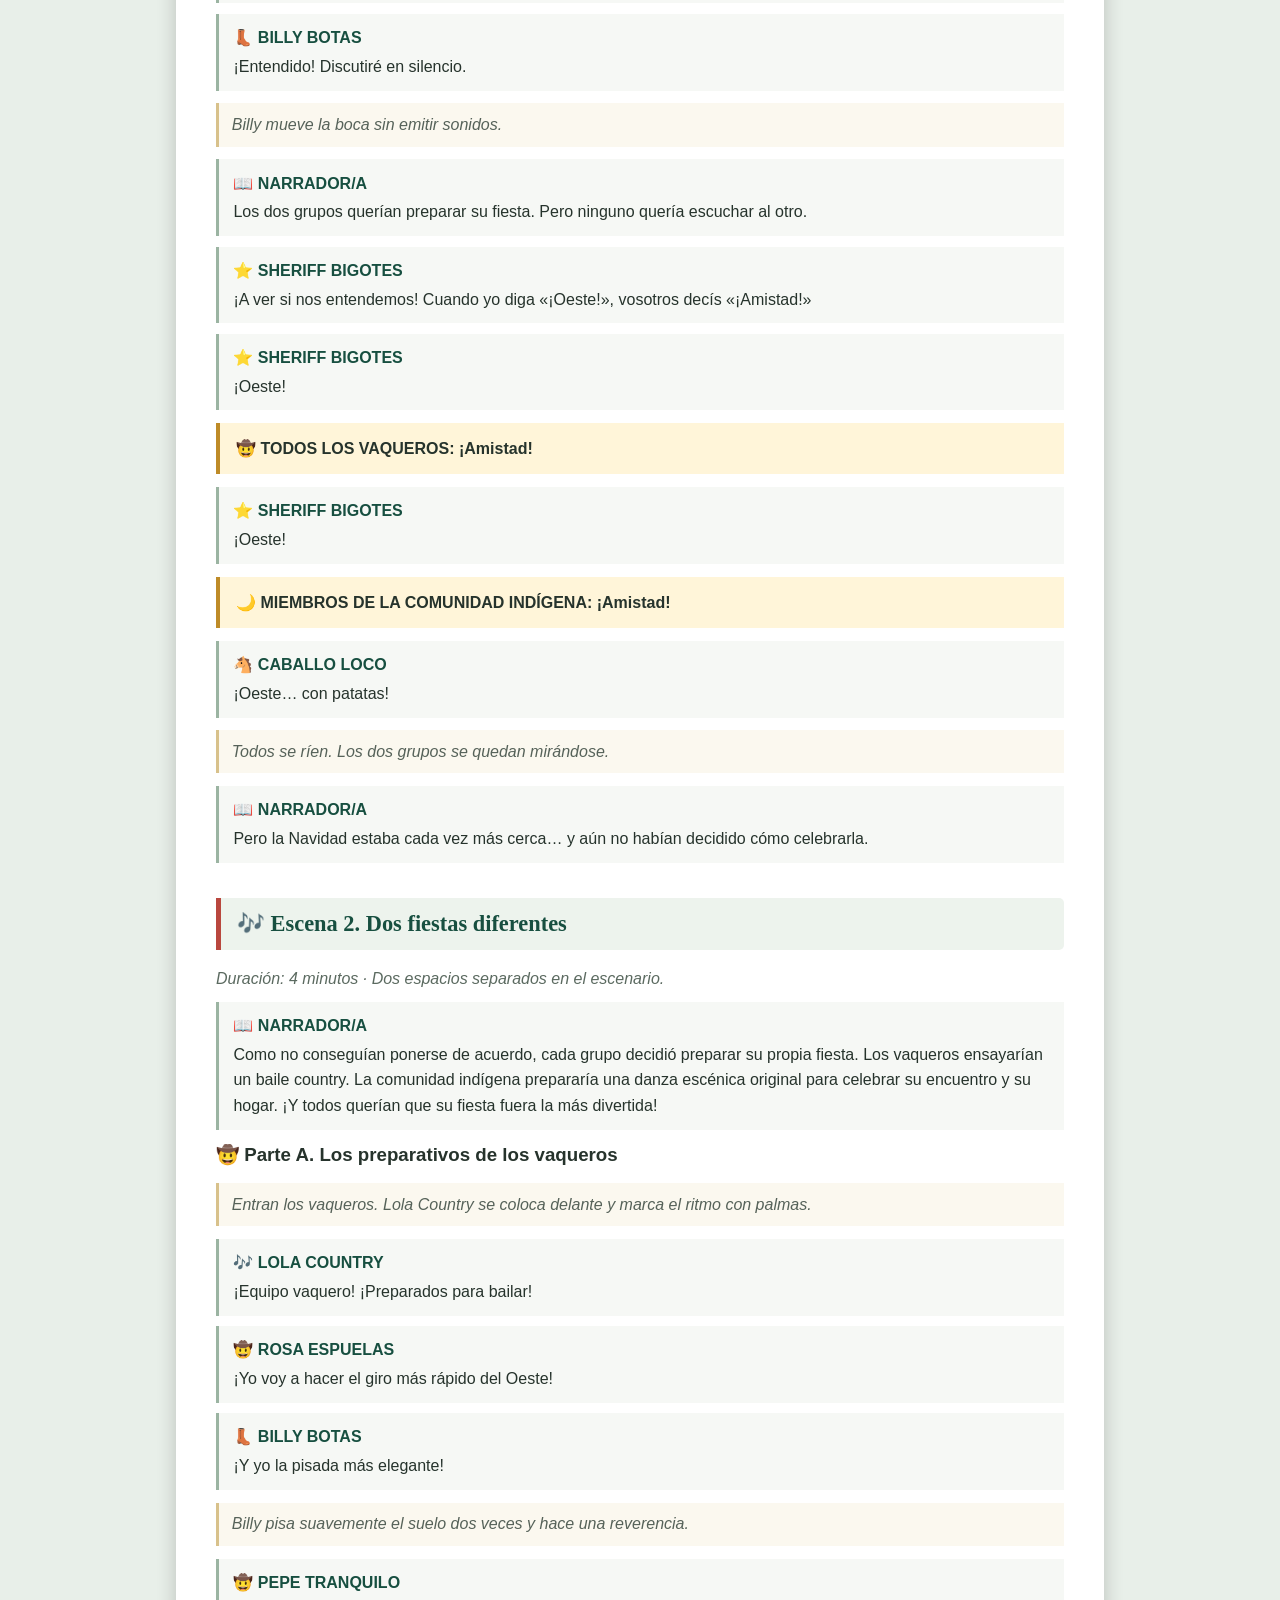
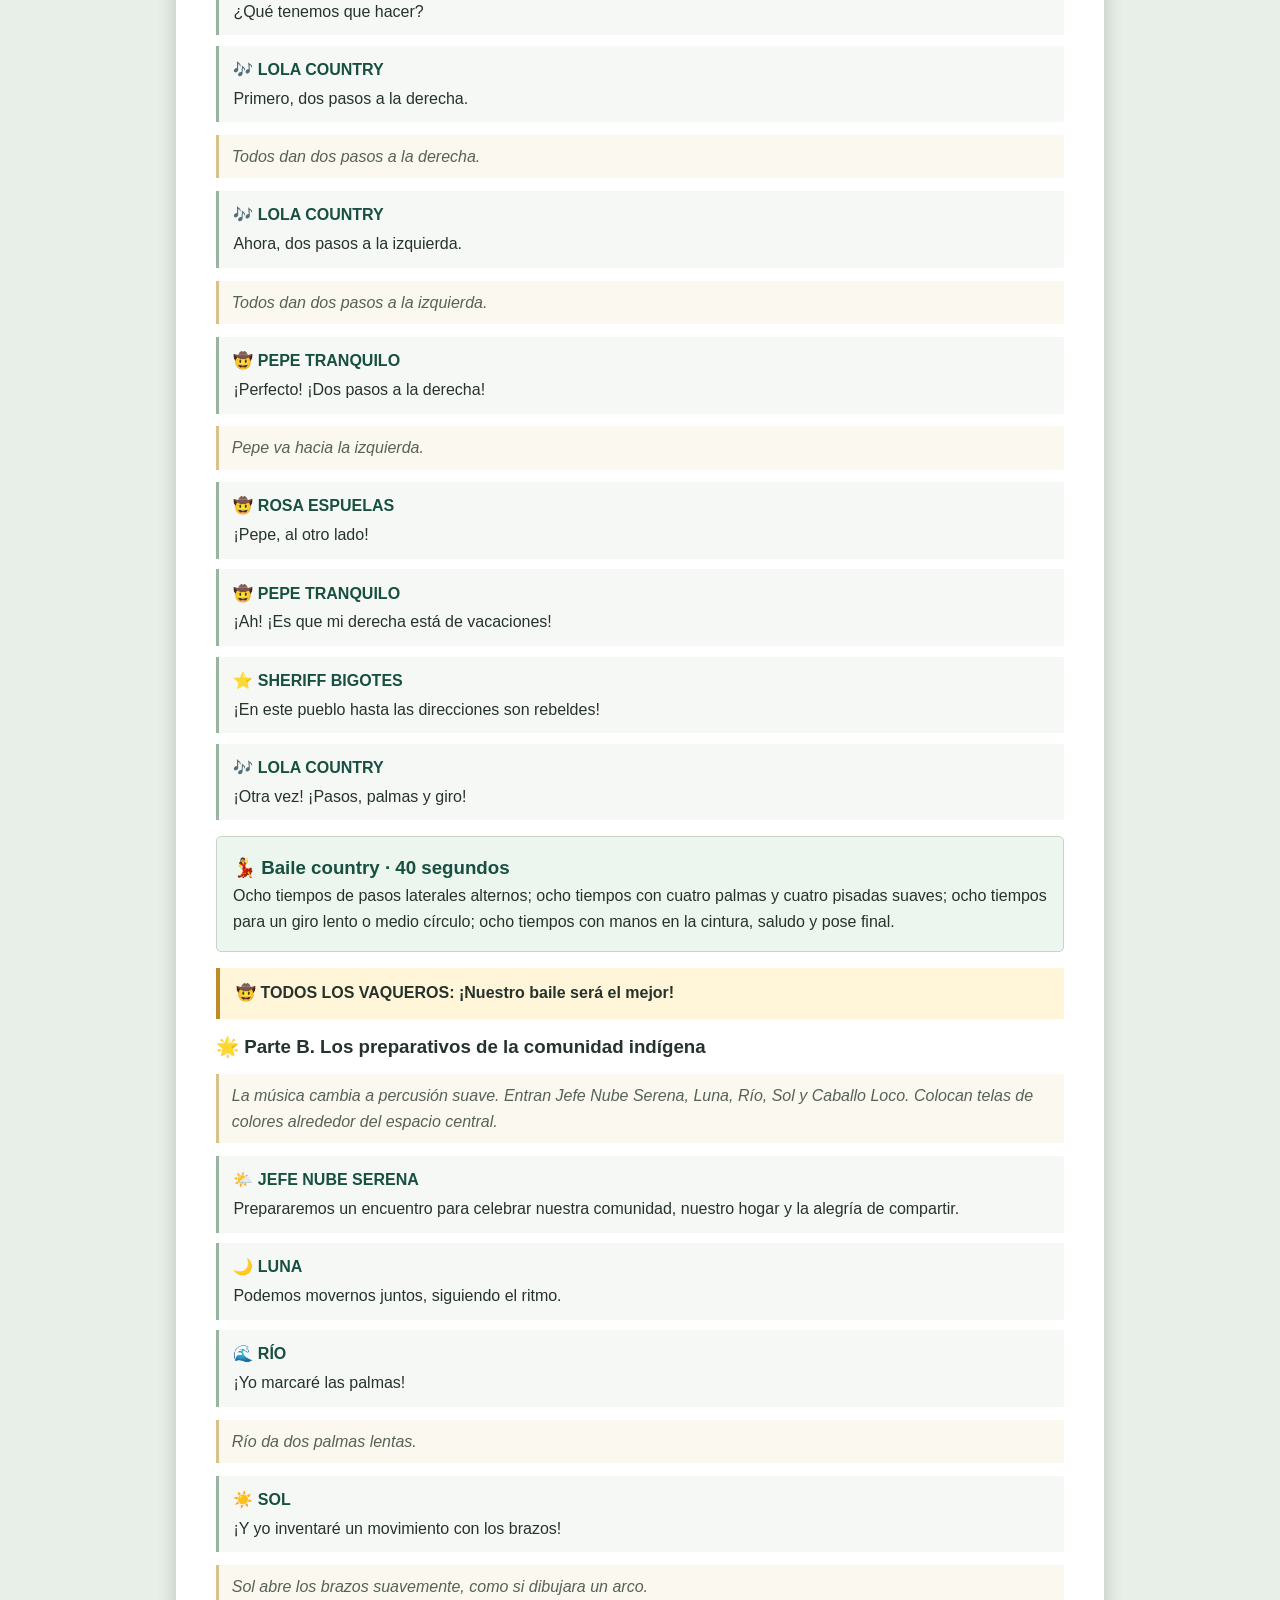
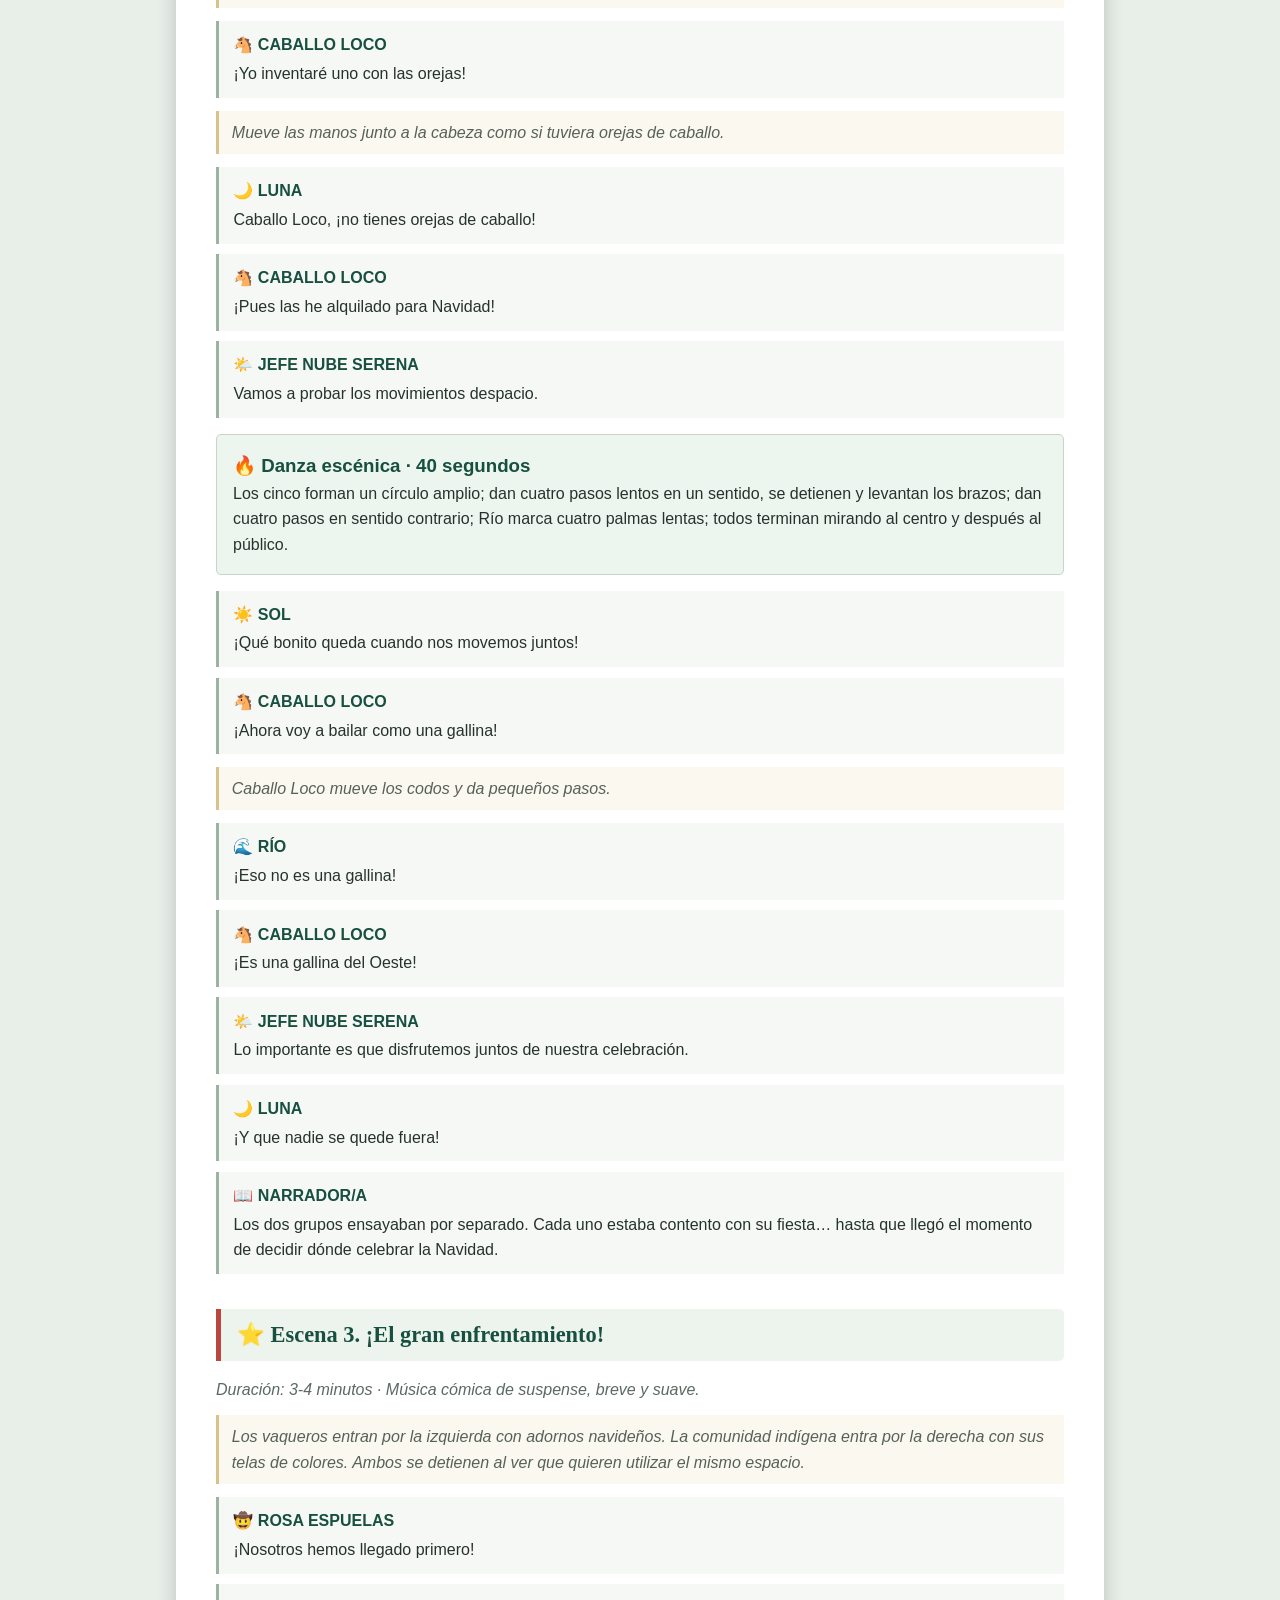
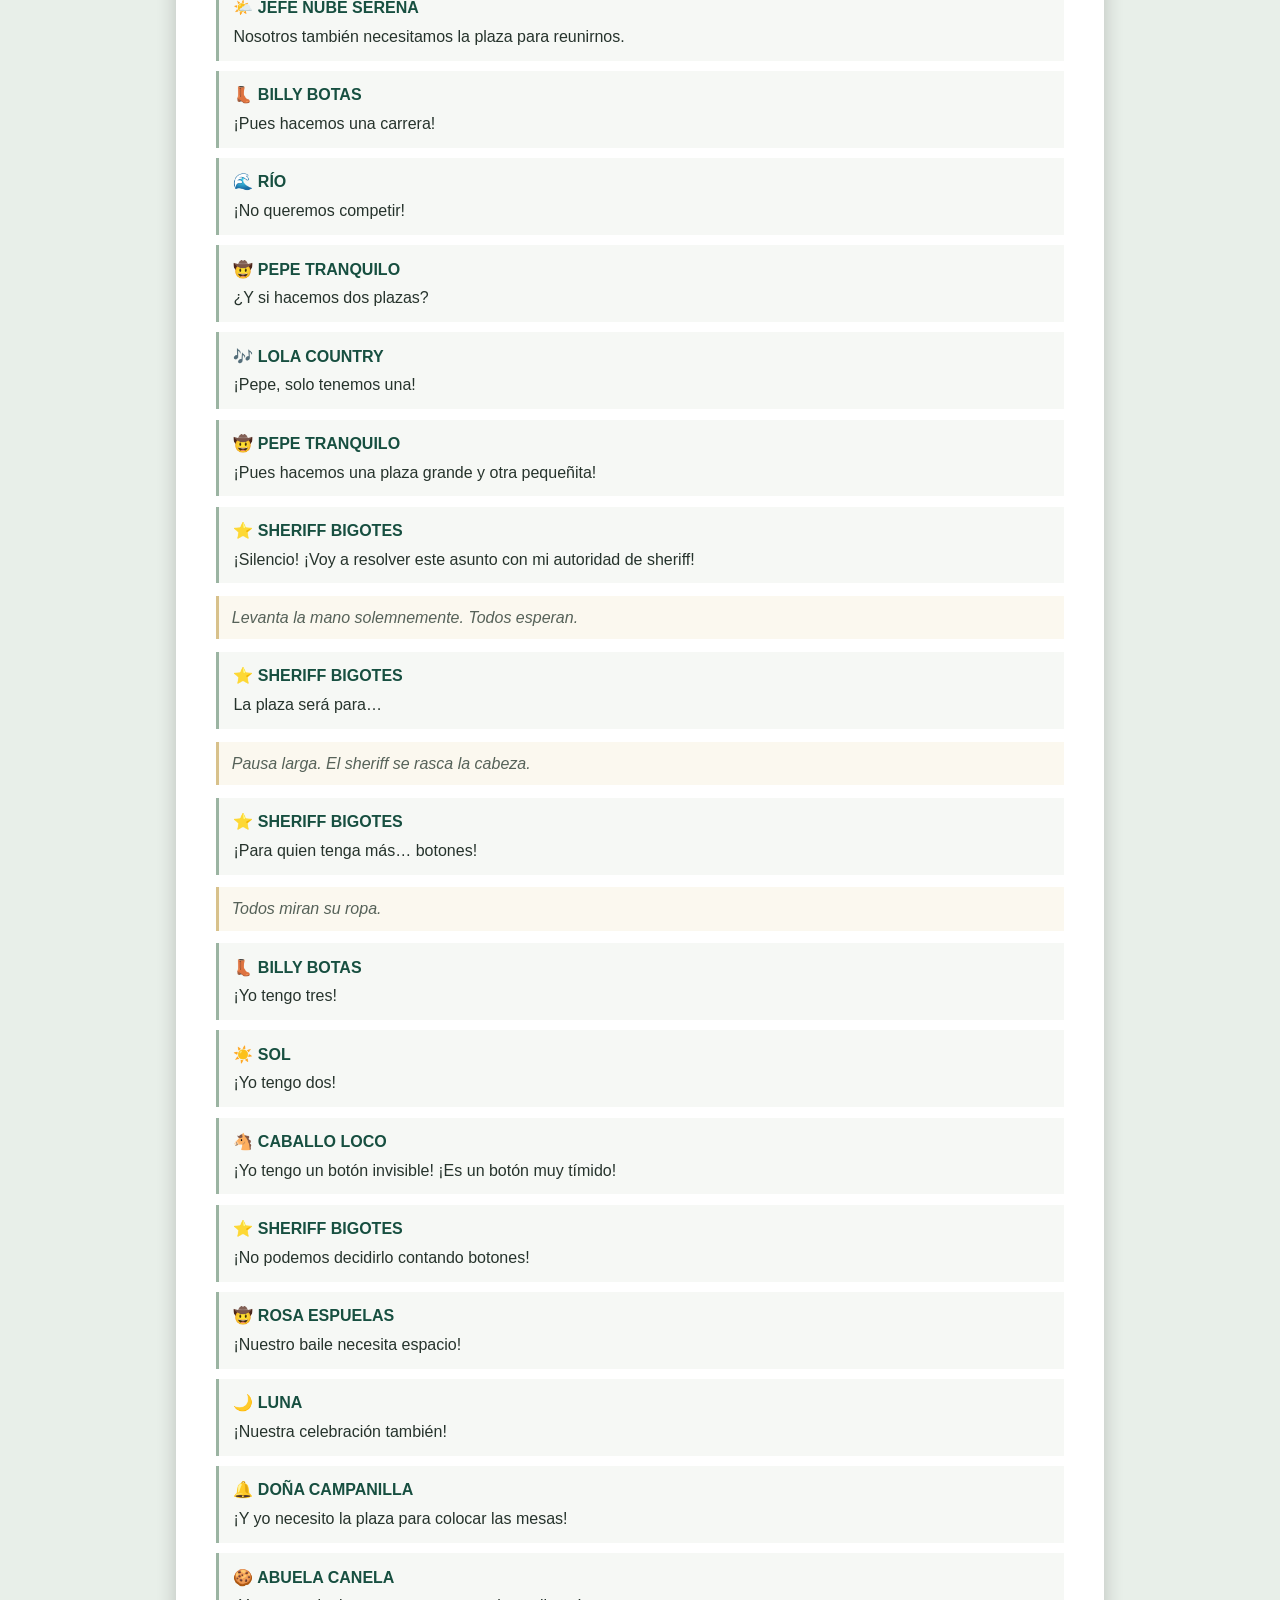
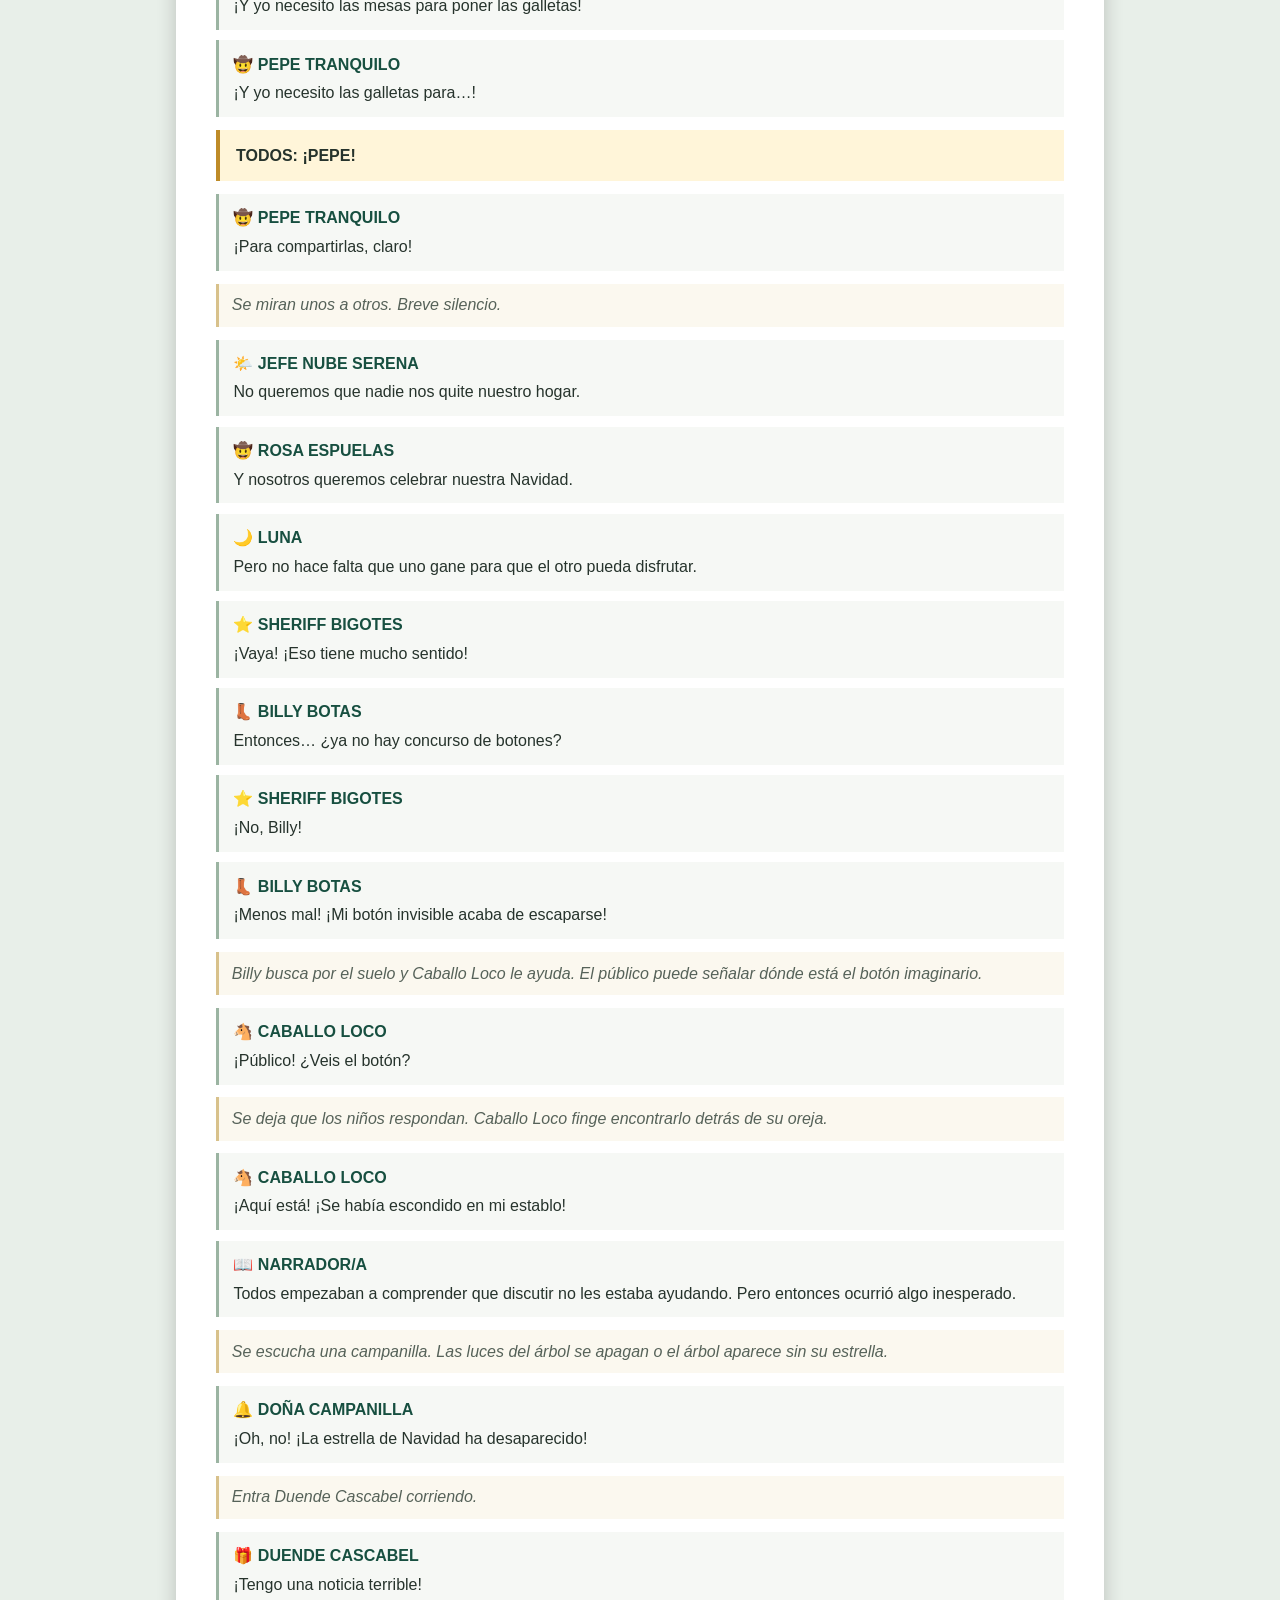
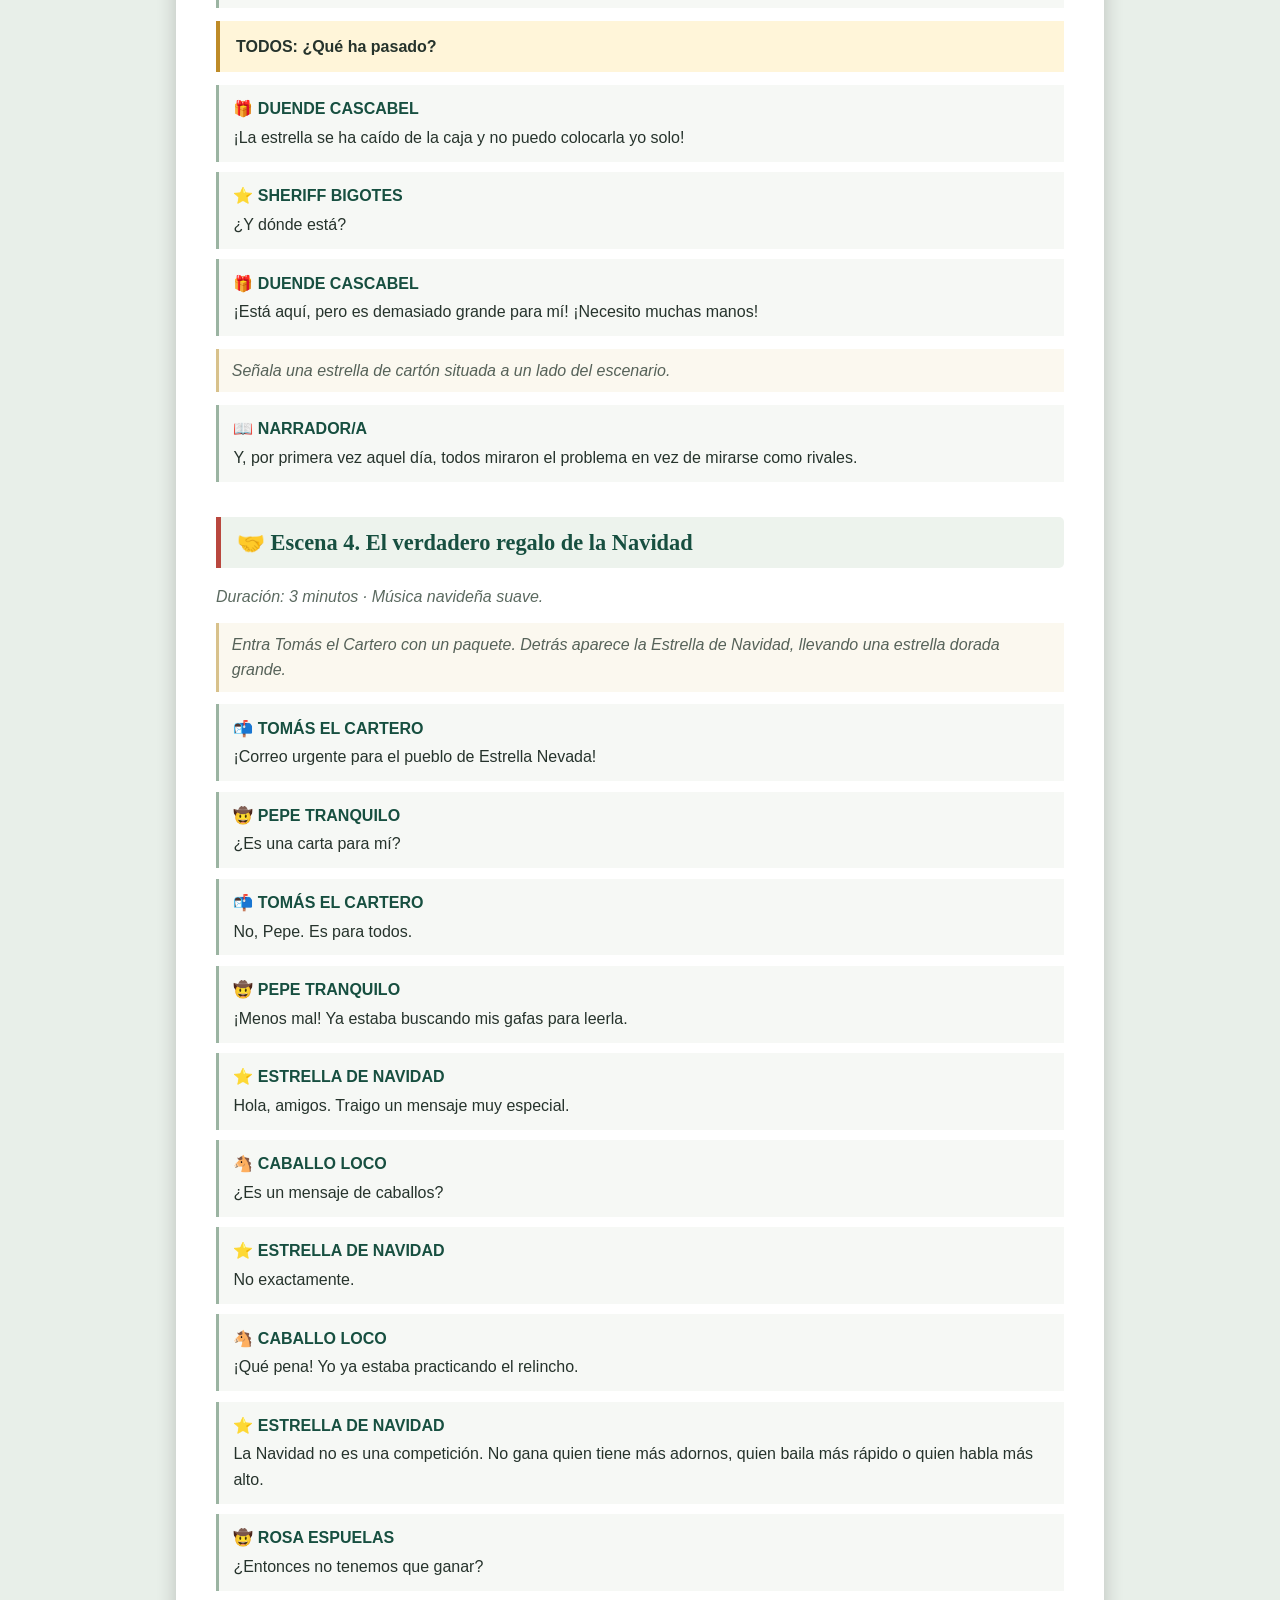
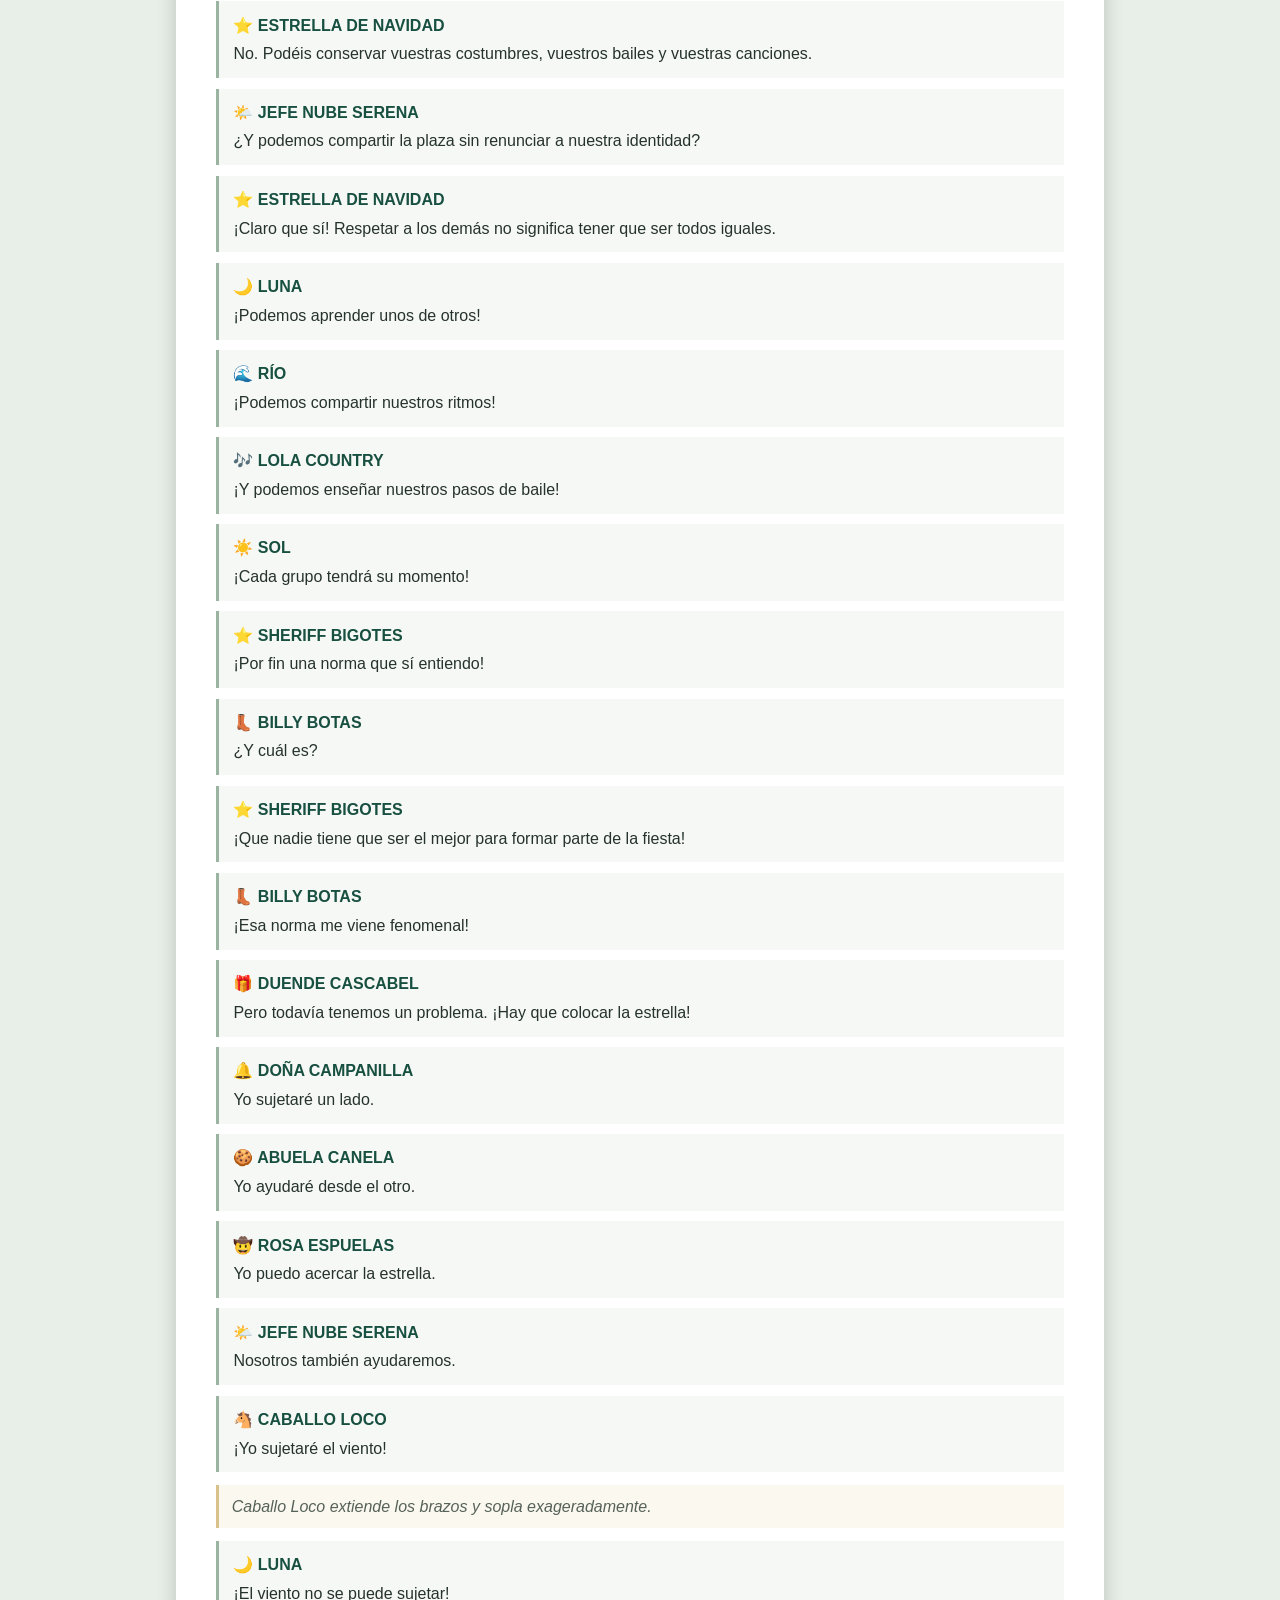
<file: 2026-2027/Trimestre2/index.html>
<!DOCTYPE html>
<html lang="es">
<head>
    <meta charset="UTF-8">
    <meta name="viewport" content="width=device-width, initial-scale=1.0">
    <meta name="description" content="Lee en línea la versión de 15 personajes de Navidad en el antiguo Oeste y descarga los guiones en PDF de 15 o 19 personajes.">
    <title>Navidad en el antiguo Oeste | Nova-tro-s</title>
    <link rel="stylesheet" href="../../styles.css">
    <style>
        body { background: #e8efe9; color: #26332c; }
        header { background: #173d35; color: #fff; }
        header h1, .subtitle, .tagline { color: #fff; }
        header h1 { font-family: Georgia, 'Times New Roman', serif; }
        .reading-shell { max-width: 960px; margin: 0 auto 2rem; padding: 0 1rem; }
        .reading-shell main { padding: clamp(1rem, 4vw, 2.5rem); border-radius: 8px; }
        .back-link { color: #17634e; font-weight: 700; text-decoration: none; }
        .back-link:hover { text-decoration: underline; }
        .hero { margin: 1.2rem 0 1.5rem; padding: clamp(1.4rem, 5vw, 2.5rem); border-radius: 8px; color: #fff; background: #173d35; }
        .hero h2 { margin: 0 0 .5rem; border: 0; color: #fff; font: 700 clamp(2rem, 5vw, 3.2rem)/1.08 Georgia, 'Times New Roman', serif; }
        .hero p { margin: .3rem 0; color: #eaf3eb; }
        .hero .eyebrow { color: #f3ce83; font-size: .85rem; font-weight: 700; letter-spacing: .08em; text-transform: uppercase; }
        .actions { display: flex; flex-wrap: wrap; gap: .7rem; margin-top: 1.2rem; }
        .action { display: inline-flex; align-items: center; justify-content: center; min-height: 44px; padding: .65rem 1rem; border: 2px solid #f3ce83; border-radius: 5px; background: #f3ce83; color: #26332c; font-weight: 700; text-decoration: none; }
        .action.secondary { border-color: #fff; background: transparent; color: #fff; }
        .action:hover { filter: brightness(.94); }
        .summary { padding: 1rem 1.2rem; border-left: 4px solid #b9473e; background: #f8f4e9; }
        .summary p:last-child { margin-bottom: 0; }
        .quick-nav { display: flex; flex-wrap: wrap; gap: .5rem; margin: 1.5rem 0 2rem; }
        .quick-nav a { padding: .45rem .7rem; border: 1px solid #a9b8aa; border-radius: 4px; color: #174f40; background: #f5f8f4; font-weight: 700; text-decoration: none; }
        .quick-nav a:hover { background: #dce9df; }
        .cast-list { columns: 2; column-gap: 2rem; padding-left: 1.5rem; }
        .cast-list li { break-inside: avoid; padding: .25rem 0; }
        .scene { margin: 2.2rem 0; scroll-margin-top: 1rem; }
        .scene h2 { padding: .7rem 1rem; border: 0; border-left: 5px solid #b9473e; border-radius: 0 5px 5px 0; background: #edf3ed; color: #174f40; font: 700 1.4rem/1.3 Georgia, 'Times New Roman', serif; }
        .scene-note { color: #5b6a60; font-style: italic; }
        .direction { margin: .8rem 0; padding: .55rem .8rem; border-left: 3px solid #d8c18b; color: #566259; background: #fbf8ef; font-style: italic; }
        .dialogue { margin: .65rem 0; padding: .7rem .9rem; border-left: 3px solid #9bb4a2; background: #f6f8f5; }
        .dialogue p { margin: .2rem 0 0; white-space: pre-line; }
        .speaker { color: #174f40; font-weight: 800; }
        .audience { margin: .8rem 0; padding: .8rem 1rem; border-left: 4px solid #be8b28; background: #fff5d9; font-weight: 700; }
        .dance { margin: 1rem 0; padding: 1rem; border: 1px solid #c6d5c8; border-radius: 5px; background: #edf5ef; }
        .dance h3 { margin-top: 0; color: #174f40; }
        .closing-line { padding: 1.2rem; border-radius: 5px; color: #fff; background: #a83e39; text-align: center; font: 700 1.25rem/1.6 Georgia, 'Times New Roman', serif; }
        .pdf-viewer { margin-top: 1.5rem; border: 1px solid #cbd5cc; border-radius: 5px; }
        .pdf-viewer summary { padding: .8rem 1rem; color: #174f40; cursor: pointer; font-weight: 700; }
        .pdf-viewer iframe { display: block; width: 100%; height: min(75vh, 850px); border: 0; border-top: 1px solid #cbd5cc; }
        details.notes { margin: 1rem 0; padding: .9rem 1rem; border: 1px solid #cbd5cc; border-radius: 5px; background: #f7f9f6; }
        details.notes summary { color: #174f40; cursor: pointer; font-weight: 700; }
        footer { color: #fff; }
        @media (max-width: 600px) {
            .cast-list { columns: 1; }
            .reading-shell main { padding: 1rem; }
            .quick-nav a { flex: 1 1 42%; text-align: center; }
            .pdf-viewer iframe { height: 65vh; }
        }
    </style>
</head>
<body>
    <header>
        <div class="container">
            <h1>🎭 Nova-tro-s</h1>
            <p class="subtitle">Hacemos lo que podemos</p>
            <p class="tagline">Teatro de Familias · Educación Infantil</p>
        </div>
    </header>

    <div class="reading-shell">
        <main>
            <a class="back-link" href="../../index.html">← Volver a todas las obras</a>

            <section class="hero" aria-labelledby="play-title">
                <p class="eyebrow">🎄 Segundo trimestre · 2026-2027</p>
                <h2 id="play-title">Navidad en el antiguo Oeste</h2>
                <p>🎭 Obra infantil · versión web de 15 personajes · 5 escenas · 15-25 minutos</p>
                <p>📅 Actuación: fecha pendiente de confirmar. Dos pases entre las 9:30 y las 10:30.</p>
                <p>⏰ Ensayo general: uno o dos días antes; hora por acordar en el grupo.</p>
                <p>Cuanto más ensayada llevemos la obra, menos tiempo perderemos a primera hora.</p>
                <div class="actions">
                    <a class="action" href="Navidad_en_el_antiguo_Oeste_15personajes_v1.pdf" download>📥 PDF · 15 personajes</a>
                    <a class="action" href="Navidad_en_el_antiguo_Oeste_19personajes_v2.pdf" download>📥 PDF · 19 personajes</a>
                    <a class="action secondary" href="index-19personajes.html">📖 Leer la versión de 19 personajes</a>
                    <a class="action secondary" href="#guion">📖 Ir al guion</a>
                </div>
            </section>

            <section class="summary">
                <h2>✨ La historia</h2>
                <p>En el pueblo de Estrella Nevada, vaqueros y miembros de una comunidad indígena quieren organizar fiestas separadas y demostrar que la suya es la mejor. Entre las ocurrencias de Caballo Loco, las confusiones del sheriff y una estrella que necesita muchas manos, descubrirán que pueden conservar sus tradiciones y compartir la celebración.</p>
                <p><strong>Mensaje:</strong> escuchar, respetar las diferencias, compartir y aprender a convivir.</p>
            </section>

            <section aria-labelledby="cast-title">
                <h2 id="cast-title">🎭 Los 15 personajes</h2>
                <ul class="cast-list">
                    <li>⭐ Sheriff Bigotes, sheriff despistado.</li>
                    <li>🤠 Pepe Tranquilo, vaquero bonachón y distraído.</li>
                    <li>🤠 Rosa Espuelas, vaquera decidida.</li>
                    <li>👢 Billy Botas, vaquero torpe y gracioso.</li>
                    <li>🎶 Lola Country, alegre y musical.</li>
                    <li>🌤️ Jefe Nube Serena, líder sabio y firme.</li>
                    <li>🐴 Caballo Loco, espontáneo y muy expresivo.</li>
                    <li>🌙 Luna, observadora y sensible.</li>
                    <li>🌊 Río, alegre y colaborador.</li>
                    <li>☀️ Sol, expresiva e imaginativa.</li>
                    <li>⭐ Estrella de Navidad, mágica y cariñosa.</li>
                    <li>🔔 Doña Campanilla, encargada del saloon.</li>
                    <li>📬 Tomás el Cartero, mensajero del pueblo.</li>
                    <li>🍪 Abuela Canela, cocinera generosa.</li>
                    <li>🎁 Duende Cascabel, ayudante navideño nervioso.</li>
                </ul>
                <p><em>El papel de narrador/a puede hacerlo una persona adulta.</em></p>
            </section>

            <nav class="quick-nav" aria-label="Navegación del guion">
                <a href="#escena1">🎬 Escena 1</a>
                <a href="#escena2">🎶 Escena 2</a>
                <a href="#escena3">⭐ Escena 3</a>
                <a href="#escena4">🤝 Escena 4</a>
                <a href="#escena5">🎄 Escena 5</a>
                <a href="#ensayos">📝 Ensayos</a>
            </nav>

            <div id="guion">
                <section class="scene" id="escena1">
                    <h2>🎬 Escena 1. Un pueblo dividido</h2>
                    <p class="scene-note">Duración: 3-4 minutos · Música country de fondo.</p>
                    <p class="direction">El escenario está vacío. Suena música de guitarra. Entra Doña Campanilla y coloca un cartel de «¡Feliz Navidad!». Entra Abuela Canela con una cesta imaginaria.</p>
                    <div class="dialogue"><span class="speaker">📖 NARRADOR/A</span><p>En el lejano Oeste había un pueblo llamado Estrella Nevada. Allí vivían vaqueros y miembros de una comunidad indígena. Todos eran diferentes, pero tenían algo en común: ¡les encantaba celebrar! Bueno… casi siempre. Porque cuando llegaba la hora de ponerse de acuerdo, ¡comenzaban los problemas!</p></div>
                    <div class="dialogue"><span class="speaker">🔔 DOÑA CAMPANILLA</span><p>¡Ya llega la Navidad! ¡Voy a decorar mi saloon!</p></div>
                    <div class="dialogue"><span class="speaker">🍪 ABUELA CANELA</span><p>Y yo prepararé unas galletas para compartir.</p></div>
                    <div class="dialogue"><span class="speaker">🔔 DOÑA CAMPANILLA</span><p>¡Que sean muchas! En Navidad siempre viene alguien con hambre.</p></div>
                    <p class="direction">Entra Pepe Tranquilo caminando en dirección contraria.</p>
                    <div class="dialogue"><span class="speaker">🤠 PEPE TRANQUILO</span><p>¡Buenos días! ¿Dónde está la estación de tren?</p></div>
                    <div class="dialogue"><span class="speaker">🔔 DOÑA CAMPANILLA</span><p>¡Pepe, esto es un saloon!</p></div>
                    <div class="dialogue"><span class="speaker">🤠 PEPE TRANQUILO</span><p>¡Ah! Entonces, ¿dónde está el tren que lleva al saloon?</p></div>
                    <p class="direction">Entran Rosa Espuelas, Billy Botas y Lola Country.</p>
                    <div class="dialogue"><span class="speaker">🤠 ROSA ESPUELAS</span><p>¡Este año nuestra fiesta será la mejor del Oeste!</p></div>
                    <div class="dialogue"><span class="speaker">🎶 LOLA COUNTRY</span><p>¡Con música, palmas y baile country!</p></div>
                    <div class="dialogue"><span class="speaker">👢 BILLY BOTAS</span><p>¡Y con mis botas bailarinas!</p></div>
                    <p class="direction">Billy da dos pasos y mira sus pies.</p>
                    <div class="dialogue"><span class="speaker">👢 BILLY BOTAS</span><p>Un momento… ¡creo que una bota se ha quedado dormida!</p></div>
                    <div class="dialogue"><span class="speaker">🤠 PEPE TRANQUILO</span><p>¡Despiértala con un bostezo!</p></div>
                    <p class="direction">Todos hacen un bostezo exagerado. Entra Sheriff Bigotes con su estrella de cartón y el sombrero al revés.</p>
                    <div class="dialogue"><span class="speaker">⭐ SHERIFF BIGOTES</span><p>¡Atención! ¡Aquí manda el orden! ¿Por qué está todo tan oscuro?</p></div>
                    <div class="dialogue"><span class="speaker">🎶 LOLA COUNTRY</span><p>¡Porque llevas el sombrero sobre los ojos!</p></div>
                    <div class="dialogue"><span class="speaker">⭐ SHERIFF BIGOTES</span><p>¡Caso resuelto! Soy un sheriff estupendo.</p></div>
                    <p class="direction">Entran el Jefe Nube Serena, Luna, Río, Sol y Caballo Loco.</p>
                    <div class="dialogue"><span class="speaker">🌤️ JEFE NUBE SERENA</span><p>Buenos días. Queremos preparar nuestra celebración en la plaza.</p></div>
                    <div class="dialogue"><span class="speaker">🤠 ROSA ESPUELAS</span><p>¡Pero la plaza la necesitamos nosotros!</p></div>
                    <div class="dialogue"><span class="speaker">🌙 LUNA</span><p>Nosotros también vivimos aquí. Esta plaza es un lugar importante para nuestra comunidad.</p></div>
                    <div class="dialogue"><span class="speaker">🤠 ROSA ESPUELAS</span><p>¡Pues nuestro baile va a ser el mejor!</p></div>
                    <div class="dialogue"><span class="speaker">🌊 RÍO</span><p>¡Nuestro ritmo también será estupendo!</p></div>
                    <div class="dialogue"><span class="speaker">☀️ SOL</span><p>¡Y nuestros movimientos serán preciosos!</p></div>
                    <div class="dialogue"><span class="speaker">🐴 CABALLO LOCO</span><p>¡Y yo haré un baile de caballo!</p></div>
                    <p class="direction">Caballo Loco da tres saltitos y relincha suavemente.</p>
                    <div class="dialogue"><span class="speaker">🐴 CABALLO LOCO</span><p>¡Hiiii! ¡Perdón! ¡Me he convertido en una bicicleta!</p></div>
                    <div class="dialogue"><span class="speaker">🤠 PEPE TRANQUILO</span><p>¿Una bicicleta?</p></div>
                    <div class="dialogue"><span class="speaker">🐴 CABALLO LOCO</span><p>¡Sí! ¡Porque voy haciendo ring, ring!</p></div>
                    <p class="direction">Caballo Loco mueve los brazos como si llevara un manillar.</p>
                    <div class="dialogue"><span class="speaker">⭐ SHERIFF BIGOTES</span><p>¡Un momento! ¡No podemos discutir en la plaza!</p></div>
                    <div class="dialogue"><span class="speaker">👢 BILLY BOTAS</span><p>¿Y podemos discutir en el saloon?</p></div>
                    <div class="dialogue"><span class="speaker">⭐ SHERIFF BIGOTES</span><p>¡Tampoco!</p></div>
                    <div class="dialogue"><span class="speaker">👢 BILLY BOTAS</span><p>¿Y en la cocina?</p></div>
                    <div class="dialogue"><span class="speaker">⭐ SHERIFF BIGOTES</span><p>¡Billy!</p></div>
                    <div class="dialogue"><span class="speaker">👢 BILLY BOTAS</span><p>¡Entendido! Discutiré en silencio.</p></div>
                    <p class="direction">Billy mueve la boca sin emitir sonidos.</p>
                    <div class="dialogue"><span class="speaker">📖 NARRADOR/A</span><p>Los dos grupos querían preparar su fiesta. Pero ninguno quería escuchar al otro.</p></div>
                    <div class="dialogue"><span class="speaker">⭐ SHERIFF BIGOTES</span><p>¡A ver si nos entendemos! Cuando yo diga «¡Oeste!», vosotros decís «¡Amistad!»</p></div>
                    <div class="dialogue"><span class="speaker">⭐ SHERIFF BIGOTES</span><p>¡Oeste!</p></div>
                    <div class="audience">🤠 TODOS LOS VAQUEROS: ¡Amistad!</div>
                    <div class="dialogue"><span class="speaker">⭐ SHERIFF BIGOTES</span><p>¡Oeste!</p></div>
                    <div class="audience">🌙 MIEMBROS DE LA COMUNIDAD INDÍGENA: ¡Amistad!</div>
                    <div class="dialogue"><span class="speaker">🐴 CABALLO LOCO</span><p>¡Oeste… con patatas!</p></div>
                    <p class="direction">Todos se ríen. Los dos grupos se quedan mirándose.</p>
                    <div class="dialogue"><span class="speaker">📖 NARRADOR/A</span><p>Pero la Navidad estaba cada vez más cerca… y aún no habían decidido cómo celebrarla.</p></div>
                </section>

                <section class="scene" id="escena2">
                    <h2>🎶 Escena 2. Dos fiestas diferentes</h2>
                    <p class="scene-note">Duración: 4 minutos · Dos espacios separados en el escenario.</p>
                    <div class="dialogue"><span class="speaker">📖 NARRADOR/A</span><p>Como no conseguían ponerse de acuerdo, cada grupo decidió preparar su propia fiesta. Los vaqueros ensayarían un baile country. La comunidad indígena prepararía una danza escénica original para celebrar su encuentro y su hogar. ¡Y todos querían que su fiesta fuera la más divertida!</p></div>
                    <h3>🤠 Parte A. Los preparativos de los vaqueros</h3>
                    <p class="direction">Entran los vaqueros. Lola Country se coloca delante y marca el ritmo con palmas.</p>
                    <div class="dialogue"><span class="speaker">🎶 LOLA COUNTRY</span><p>¡Equipo vaquero! ¡Preparados para bailar!</p></div>
                    <div class="dialogue"><span class="speaker">🤠 ROSA ESPUELAS</span><p>¡Yo voy a hacer el giro más rápido del Oeste!</p></div>
                    <div class="dialogue"><span class="speaker">👢 BILLY BOTAS</span><p>¡Y yo la pisada más elegante!</p></div>
                    <p class="direction">Billy pisa suavemente el suelo dos veces y hace una reverencia.</p>
                    <div class="dialogue"><span class="speaker">🤠 PEPE TRANQUILO</span><p>¿Qué tenemos que hacer?</p></div>
                    <div class="dialogue"><span class="speaker">🎶 LOLA COUNTRY</span><p>Primero, dos pasos a la derecha.</p></div>
                    <p class="direction">Todos dan dos pasos a la derecha.</p>
                    <div class="dialogue"><span class="speaker">🎶 LOLA COUNTRY</span><p>Ahora, dos pasos a la izquierda.</p></div>
                    <p class="direction">Todos dan dos pasos a la izquierda.</p>
                    <div class="dialogue"><span class="speaker">🤠 PEPE TRANQUILO</span><p>¡Perfecto! ¡Dos pasos a la derecha!</p></div>
                    <p class="direction">Pepe va hacia la izquierda.</p>
                    <div class="dialogue"><span class="speaker">🤠 ROSA ESPUELAS</span><p>¡Pepe, al otro lado!</p></div>
                    <div class="dialogue"><span class="speaker">🤠 PEPE TRANQUILO</span><p>¡Ah! ¡Es que mi derecha está de vacaciones!</p></div>
                    <div class="dialogue"><span class="speaker">⭐ SHERIFF BIGOTES</span><p>¡En este pueblo hasta las direcciones son rebeldes!</p></div>
                    <div class="dialogue"><span class="speaker">🎶 LOLA COUNTRY</span><p>¡Otra vez! ¡Pasos, palmas y giro!</p></div>
                    <div class="dance"><h3>💃 Baile country · 40 segundos</h3><p>Ocho tiempos de pasos laterales alternos; ocho tiempos con cuatro palmas y cuatro pisadas suaves; ocho tiempos para un giro lento o medio círculo; ocho tiempos con manos en la cintura, saludo y pose final.</p></div>
                    <div class="audience">🤠 TODOS LOS VAQUEROS: ¡Nuestro baile será el mejor!</div>
                    <h3>🌟 Parte B. Los preparativos de la comunidad indígena</h3>
                    <p class="direction">La música cambia a percusión suave. Entran Jefe Nube Serena, Luna, Río, Sol y Caballo Loco. Colocan telas de colores alrededor del espacio central.</p>
                    <div class="dialogue"><span class="speaker">🌤️ JEFE NUBE SERENA</span><p>Prepararemos un encuentro para celebrar nuestra comunidad, nuestro hogar y la alegría de compartir.</p></div>
                    <div class="dialogue"><span class="speaker">🌙 LUNA</span><p>Podemos movernos juntos, siguiendo el ritmo.</p></div>
                    <div class="dialogue"><span class="speaker">🌊 RÍO</span><p>¡Yo marcaré las palmas!</p></div>
                    <p class="direction">Río da dos palmas lentas.</p>
                    <div class="dialogue"><span class="speaker">☀️ SOL</span><p>¡Y yo inventaré un movimiento con los brazos!</p></div>
                    <p class="direction">Sol abre los brazos suavemente, como si dibujara un arco.</p>
                    <div class="dialogue"><span class="speaker">🐴 CABALLO LOCO</span><p>¡Yo inventaré uno con las orejas!</p></div>
                    <p class="direction">Mueve las manos junto a la cabeza como si tuviera orejas de caballo.</p>
                    <div class="dialogue"><span class="speaker">🌙 LUNA</span><p>Caballo Loco, ¡no tienes orejas de caballo!</p></div>
                    <div class="dialogue"><span class="speaker">🐴 CABALLO LOCO</span><p>¡Pues las he alquilado para Navidad!</p></div>
                    <div class="dialogue"><span class="speaker">🌤️ JEFE NUBE SERENA</span><p>Vamos a probar los movimientos despacio.</p></div>
                    <div class="dance"><h3>🔥 Danza escénica · 40 segundos</h3><p>Los cinco forman un círculo amplio; dan cuatro pasos lentos en un sentido, se detienen y levantan los brazos; dan cuatro pasos en sentido contrario; Río marca cuatro palmas lentas; todos terminan mirando al centro y después al público.</p></div>
                    <div class="dialogue"><span class="speaker">☀️ SOL</span><p>¡Qué bonito queda cuando nos movemos juntos!</p></div>
                    <div class="dialogue"><span class="speaker">🐴 CABALLO LOCO</span><p>¡Ahora voy a bailar como una gallina!</p></div>
                    <p class="direction">Caballo Loco mueve los codos y da pequeños pasos.</p>
                    <div class="dialogue"><span class="speaker">🌊 RÍO</span><p>¡Eso no es una gallina!</p></div>
                    <div class="dialogue"><span class="speaker">🐴 CABALLO LOCO</span><p>¡Es una gallina del Oeste!</p></div>
                    <div class="dialogue"><span class="speaker">🌤️ JEFE NUBE SERENA</span><p>Lo importante es que disfrutemos juntos de nuestra celebración.</p></div>
                    <div class="dialogue"><span class="speaker">🌙 LUNA</span><p>¡Y que nadie se quede fuera!</p></div>
                    <div class="dialogue"><span class="speaker">📖 NARRADOR/A</span><p>Los dos grupos ensayaban por separado. Cada uno estaba contento con su fiesta… hasta que llegó el momento de decidir dónde celebrar la Navidad.</p></div>
                </section>

                <section class="scene" id="escena3">
                    <h2>⭐ Escena 3. ¡El gran enfrentamiento!</h2>
                    <p class="scene-note">Duración: 3-4 minutos · Música cómica de suspense, breve y suave.</p>
                    <p class="direction">Los vaqueros entran por la izquierda con adornos navideños. La comunidad indígena entra por la derecha con sus telas de colores. Ambos se detienen al ver que quieren utilizar el mismo espacio.</p>
                    <div class="dialogue"><span class="speaker">🤠 ROSA ESPUELAS</span><p>¡Nosotros hemos llegado primero!</p></div>
                    <div class="dialogue"><span class="speaker">🌤️ JEFE NUBE SERENA</span><p>Nosotros también necesitamos la plaza para reunirnos.</p></div>
                    <div class="dialogue"><span class="speaker">👢 BILLY BOTAS</span><p>¡Pues hacemos una carrera!</p></div>
                    <div class="dialogue"><span class="speaker">🌊 RÍO</span><p>¡No queremos competir!</p></div>
                    <div class="dialogue"><span class="speaker">🤠 PEPE TRANQUILO</span><p>¿Y si hacemos dos plazas?</p></div>
                    <div class="dialogue"><span class="speaker">🎶 LOLA COUNTRY</span><p>¡Pepe, solo tenemos una!</p></div>
                    <div class="dialogue"><span class="speaker">🤠 PEPE TRANQUILO</span><p>¡Pues hacemos una plaza grande y otra pequeñita!</p></div>
                    <div class="dialogue"><span class="speaker">⭐ SHERIFF BIGOTES</span><p>¡Silencio! ¡Voy a resolver este asunto con mi autoridad de sheriff!</p></div>
                    <p class="direction">Levanta la mano solemnemente. Todos esperan.</p>
                    <div class="dialogue"><span class="speaker">⭐ SHERIFF BIGOTES</span><p>La plaza será para…</p></div>
                    <p class="direction">Pausa larga. El sheriff se rasca la cabeza.</p>
                    <div class="dialogue"><span class="speaker">⭐ SHERIFF BIGOTES</span><p>¡Para quien tenga más… botones!</p></div>
                    <p class="direction">Todos miran su ropa.</p>
                    <div class="dialogue"><span class="speaker">👢 BILLY BOTAS</span><p>¡Yo tengo tres!</p></div>
                    <div class="dialogue"><span class="speaker">☀️ SOL</span><p>¡Yo tengo dos!</p></div>
                    <div class="dialogue"><span class="speaker">🐴 CABALLO LOCO</span><p>¡Yo tengo un botón invisible! ¡Es un botón muy tímido!</p></div>
                    <div class="dialogue"><span class="speaker">⭐ SHERIFF BIGOTES</span><p>¡No podemos decidirlo contando botones!</p></div>
                    <div class="dialogue"><span class="speaker">🤠 ROSA ESPUELAS</span><p>¡Nuestro baile necesita espacio!</p></div>
                    <div class="dialogue"><span class="speaker">🌙 LUNA</span><p>¡Nuestra celebración también!</p></div>
                    <div class="dialogue"><span class="speaker">🔔 DOÑA CAMPANILLA</span><p>¡Y yo necesito la plaza para colocar las mesas!</p></div>
                    <div class="dialogue"><span class="speaker">🍪 ABUELA CANELA</span><p>¡Y yo necesito las mesas para poner las galletas!</p></div>
                    <div class="dialogue"><span class="speaker">🤠 PEPE TRANQUILO</span><p>¡Y yo necesito las galletas para…!</p></div>
                    <div class="audience">TODOS: ¡PEPE!</div>
                    <div class="dialogue"><span class="speaker">🤠 PEPE TRANQUILO</span><p>¡Para compartirlas, claro!</p></div>
                    <p class="direction">Se miran unos a otros. Breve silencio.</p>
                    <div class="dialogue"><span class="speaker">🌤️ JEFE NUBE SERENA</span><p>No queremos que nadie nos quite nuestro hogar.</p></div>
                    <div class="dialogue"><span class="speaker">🤠 ROSA ESPUELAS</span><p>Y nosotros queremos celebrar nuestra Navidad.</p></div>
                    <div class="dialogue"><span class="speaker">🌙 LUNA</span><p>Pero no hace falta que uno gane para que el otro pueda disfrutar.</p></div>
                    <div class="dialogue"><span class="speaker">⭐ SHERIFF BIGOTES</span><p>¡Vaya! ¡Eso tiene mucho sentido!</p></div>
                    <div class="dialogue"><span class="speaker">👢 BILLY BOTAS</span><p>Entonces… ¿ya no hay concurso de botones?</p></div>
                    <div class="dialogue"><span class="speaker">⭐ SHERIFF BIGOTES</span><p>¡No, Billy!</p></div>
                    <div class="dialogue"><span class="speaker">👢 BILLY BOTAS</span><p>¡Menos mal! ¡Mi botón invisible acaba de escaparse!</p></div>
                    <p class="direction">Billy busca por el suelo y Caballo Loco le ayuda. El público puede señalar dónde está el botón imaginario.</p>
                    <div class="dialogue"><span class="speaker">🐴 CABALLO LOCO</span><p>¡Público! ¿Veis el botón?</p></div>
                    <p class="direction">Se deja que los niños respondan. Caballo Loco finge encontrarlo detrás de su oreja.</p>
                    <div class="dialogue"><span class="speaker">🐴 CABALLO LOCO</span><p>¡Aquí está! ¡Se había escondido en mi establo!</p></div>
                    <div class="dialogue"><span class="speaker">📖 NARRADOR/A</span><p>Todos empezaban a comprender que discutir no les estaba ayudando. Pero entonces ocurrió algo inesperado.</p></div>
                    <p class="direction">Se escucha una campanilla. Las luces del árbol se apagan o el árbol aparece sin su estrella.</p>
                    <div class="dialogue"><span class="speaker">🔔 DOÑA CAMPANILLA</span><p>¡Oh, no! ¡La estrella de Navidad ha desaparecido!</p></div>
                    <p class="direction">Entra Duende Cascabel corriendo.</p>
                    <div class="dialogue"><span class="speaker">🎁 DUENDE CASCABEL</span><p>¡Tengo una noticia terrible!</p></div>
                    <div class="audience">TODOS: ¿Qué ha pasado?</div>
                    <div class="dialogue"><span class="speaker">🎁 DUENDE CASCABEL</span><p>¡La estrella se ha caído de la caja y no puedo colocarla yo solo!</p></div>
                    <div class="dialogue"><span class="speaker">⭐ SHERIFF BIGOTES</span><p>¿Y dónde está?</p></div>
                    <div class="dialogue"><span class="speaker">🎁 DUENDE CASCABEL</span><p>¡Está aquí, pero es demasiado grande para mí! ¡Necesito muchas manos!</p></div>
                    <p class="direction">Señala una estrella de cartón situada a un lado del escenario.</p>
                    <div class="dialogue"><span class="speaker">📖 NARRADOR/A</span><p>Y, por primera vez aquel día, todos miraron el problema en vez de mirarse como rivales.</p></div>
                </section>

                <section class="scene" id="escena4">
                    <h2>🤝 Escena 4. El verdadero regalo de la Navidad</h2>
                    <p class="scene-note">Duración: 3 minutos · Música navideña suave.</p>
                    <p class="direction">Entra Tomás el Cartero con un paquete. Detrás aparece la Estrella de Navidad, llevando una estrella dorada grande.</p>
                    <div class="dialogue"><span class="speaker">📬 TOMÁS EL CARTERO</span><p>¡Correo urgente para el pueblo de Estrella Nevada!</p></div>
                    <div class="dialogue"><span class="speaker">🤠 PEPE TRANQUILO</span><p>¿Es una carta para mí?</p></div>
                    <div class="dialogue"><span class="speaker">📬 TOMÁS EL CARTERO</span><p>No, Pepe. Es para todos.</p></div>
                    <div class="dialogue"><span class="speaker">🤠 PEPE TRANQUILO</span><p>¡Menos mal! Ya estaba buscando mis gafas para leerla.</p></div>
                    <div class="dialogue"><span class="speaker">⭐ ESTRELLA DE NAVIDAD</span><p>Hola, amigos. Traigo un mensaje muy especial.</p></div>
                    <div class="dialogue"><span class="speaker">🐴 CABALLO LOCO</span><p>¿Es un mensaje de caballos?</p></div>
                    <div class="dialogue"><span class="speaker">⭐ ESTRELLA DE NAVIDAD</span><p>No exactamente.</p></div>
                    <div class="dialogue"><span class="speaker">🐴 CABALLO LOCO</span><p>¡Qué pena! Yo ya estaba practicando el relincho.</p></div>
                    <div class="dialogue"><span class="speaker">⭐ ESTRELLA DE NAVIDAD</span><p>La Navidad no es una competición. No gana quien tiene más adornos, quien baila más rápido o quien habla más alto.</p></div>
                    <div class="dialogue"><span class="speaker">🤠 ROSA ESPUELAS</span><p>¿Entonces no tenemos que ganar?</p></div>
                    <div class="dialogue"><span class="speaker">⭐ ESTRELLA DE NAVIDAD</span><p>No. Podéis conservar vuestras costumbres, vuestros bailes y vuestras canciones.</p></div>
                    <div class="dialogue"><span class="speaker">🌤️ JEFE NUBE SERENA</span><p>¿Y podemos compartir la plaza sin renunciar a nuestra identidad?</p></div>
                    <div class="dialogue"><span class="speaker">⭐ ESTRELLA DE NAVIDAD</span><p>¡Claro que sí! Respetar a los demás no significa tener que ser todos iguales.</p></div>
                    <div class="dialogue"><span class="speaker">🌙 LUNA</span><p>¡Podemos aprender unos de otros!</p></div>
                    <div class="dialogue"><span class="speaker">🌊 RÍO</span><p>¡Podemos compartir nuestros ritmos!</p></div>
                    <div class="dialogue"><span class="speaker">🎶 LOLA COUNTRY</span><p>¡Y podemos enseñar nuestros pasos de baile!</p></div>
                    <div class="dialogue"><span class="speaker">☀️ SOL</span><p>¡Cada grupo tendrá su momento!</p></div>
                    <div class="dialogue"><span class="speaker">⭐ SHERIFF BIGOTES</span><p>¡Por fin una norma que sí entiendo!</p></div>
                    <div class="dialogue"><span class="speaker">👢 BILLY BOTAS</span><p>¿Y cuál es?</p></div>
                    <div class="dialogue"><span class="speaker">⭐ SHERIFF BIGOTES</span><p>¡Que nadie tiene que ser el mejor para formar parte de la fiesta!</p></div>
                    <div class="dialogue"><span class="speaker">👢 BILLY BOTAS</span><p>¡Esa norma me viene fenomenal!</p></div>
                    <div class="dialogue"><span class="speaker">🎁 DUENDE CASCABEL</span><p>Pero todavía tenemos un problema. ¡Hay que colocar la estrella!</p></div>
                    <div class="dialogue"><span class="speaker">🔔 DOÑA CAMPANILLA</span><p>Yo sujetaré un lado.</p></div>
                    <div class="dialogue"><span class="speaker">🍪 ABUELA CANELA</span><p>Yo ayudaré desde el otro.</p></div>
                    <div class="dialogue"><span class="speaker">🤠 ROSA ESPUELAS</span><p>Yo puedo acercar la estrella.</p></div>
                    <div class="dialogue"><span class="speaker">🌤️ JEFE NUBE SERENA</span><p>Nosotros también ayudaremos.</p></div>
                    <div class="dialogue"><span class="speaker">🐴 CABALLO LOCO</span><p>¡Yo sujetaré el viento!</p></div>
                    <p class="direction">Caballo Loco extiende los brazos y sopla exageradamente.</p>
                    <div class="dialogue"><span class="speaker">🌙 LUNA</span><p>¡El viento no se puede sujetar!</p></div>
                    <div class="dialogue"><span class="speaker">🐴 CABALLO LOCO</span><p>¡Pues lo intentaré con mucho cariño!</p></div>
                    <p class="direction">Un adulto o dos niños colocan la estrella desde el suelo. Se encienden las luces LED.</p>
                    <div class="audience">TODOS: ¡Feliz Navidad!</div>
                    <div class="dialogue"><span class="speaker">📖 NARRADOR/A</span><p>La estrella volvió a brillar porque muchas manos habían trabajado juntas. Y todos comprendieron que, cuando colaboramos, los problemas parecen más pequeños.</p></div>
                    <div class="dialogue"><span class="speaker">🍪 ABUELA CANELA</span><p>¡Y ahora sí! ¡Ha llegado el momento de compartir!</p></div>
                    <div class="dialogue"><span class="speaker">🤠 PEPE TRANQUILO</span><p>¿Compartir galletas?</p></div>
                    <div class="dialogue"><span class="speaker">🍪 ABUELA CANELA</span><p>¡Compartirlo todo!</p></div>
                    <div class="dialogue"><span class="speaker">🤠 PEPE TRANQUILO</span><p>¡Entonces yo compartiré mis galletas contigo!</p></div>
                    <div class="dialogue"><span class="speaker">🍪 ABUELA CANELA</span><p>¡Pero si las galletas son mías!</p></div>
                    <div class="dialogue"><span class="speaker">🤠 PEPE TRANQUILO</span><p>¡Por eso te las iba a compartir!</p></div>
                </section>

                <section class="scene" id="escena5">
                    <h2>🎄 Escena 5. La paz alrededor del fuego</h2>
                    <p class="scene-note">Duración: 5-6 minutos · Música alegre y celebración final.</p>
                    <p class="direction">El escenario se ilumina con tonos cálidos. En el centro hay un fuego ficticio de telas rojas, naranjas y amarillas, iluminado con luces LED a pilas. Los dos grupos forman semicírculos separados.</p>
                    <div class="dialogue"><span class="speaker">📖 NARRADOR/A</span><p>Llegó la noche de Navidad. Los vaqueros conservaron su baile country y la comunidad indígena mantuvo su propia forma de celebrar. Pero aquella vez decidieron compartir la plaza, escucharse y aprender unos de otros.</p></div>
                    <div class="dialogue"><span class="speaker">🌤️ JEFE NUBE SERENA</span><p>Nuestra comunidad quiere compartir con vosotros nuestra danza escénica.</p></div>
                    <div class="dialogue"><span class="speaker">🤠 ROSA ESPUELAS</span><p>¡Y nosotros queremos enseñaros nuestro baile country!</p></div>
                    <div class="dialogue"><span class="speaker">🎶 LOLA COUNTRY</span><p>¡Todos preparados! ¡Vamos a aprender juntos!</p></div>
                    <div class="dance"><h3>🤠 Baile 1. Los vaqueros enseñan el country</h3>
                        <p class="direction">Los cinco vaqueros se colocan delante, en una fila. Los demás observan.</p>
                        <div class="dialogue"><span class="speaker">🎶 LOLA COUNTRY</span><p>¡Primero, dos pasos a la derecha!</p></div>
                        <p class="direction">Todos los vaqueros dan dos pasos laterales.</p>
                        <div class="dialogue"><span class="speaker">🎶 LOLA COUNTRY</span><p>¡Ahora, dos pasos a la izquierda!</p></div>
                        <div class="dialogue"><span class="speaker">👢 BILLY BOTAS</span><p>¡Y sin despertar a las botas!</p></div>
                        <p class="direction">Todos hacen pisadas suaves.</p>
                        <div class="dialogue"><span class="speaker">🤠 PEPE TRANQUILO</span><p>¡Ahora las palmas!</p></div>
                        <p class="direction">Todos dan cuatro palmas.</p>
                        <div class="dialogue"><span class="speaker">🤠 ROSA ESPUELAS</span><p>¡Y un giro despacito!</p></div>
                        <p class="direction">Los vaqueros hacen un giro lento y saludan al público.</p>
                        <div class="dialogue"><span class="speaker">🎶 LOLA COUNTRY</span><p>¡Ahora os toca a vosotros! ¿Queréis bailar con nosotros?</p></div>
                        <p>Luna, Río, Sol, el jefe y Caballo Loco repiten los pasos. Después se incorporan sheriff, Doña Campanilla, Abuela Canela, Tomás, el duende y la Estrella de Navidad.</p>
                        <div class="dialogue"><span class="speaker">🐴 CABALLO LOCO</span><p>¡Dos pasos a la derecha!</p></div>
                        <p class="direction">Camina de lado.</p>
                        <div class="dialogue"><span class="speaker">🐴 CABALLO LOCO</span><p>¡Dos pasos a la izquierda!</p></div>
                        <p class="direction">Camina de lado y termina mirando al público.</p>
                        <div class="dialogue"><span class="speaker">🐴 CABALLO LOCO</span><p>¡Perfecto! ¡He llegado al mismo sitio!</p></div>
                        <div class="dialogue"><span class="speaker">🌙 LUNA</span><p>¡Eso significa que has aprendido!</p></div>
                        <div class="dialogue"><span class="speaker">🐴 CABALLO LOCO</span><p>¡Soy un caballo muy estudioso!</p></div>
                        <p>Todos repiten los pasos. La música country continúa unos segundos y termina con cuatro palmas.</p>
                    </div>
                    <div class="dance"><h3>🌟 Baile 2. Una danza escénica compartida</h3>
                        <p class="direction">El Jefe Nube Serena, Luna, Río y Sol se colocan delante. Caballo Loco se sitúa al final, intentando imitar sus movimientos.</p>
                        <div class="dialogue"><span class="speaker">🌤️ JEFE NUBE SERENA</span><p>Ahora os enseñaremos una danza que hemos creado para esta celebración.</p></div>
                        <div class="dialogue"><span class="speaker">🌙 LUNA</span><p>Primero, abrimos los brazos.</p></div>
                        <p>Todos los miembros de la comunidad abren los brazos lentamente.</p>
                        <div class="dialogue"><span class="speaker">🌊 RÍO</span><p>Después, damos cuatro pasos siguiendo el círculo.</p></div>
                        <p>Todos avanzan cuatro pasos en el mismo sentido.</p>
                        <div class="dialogue"><span class="speaker">☀️ SOL</span><p>Ahora levantamos las manos y las movemos suavemente, como si saludáramos a las estrellas.</p></div>
                        <p>Todos levantan los brazos y los balancean con suavidad.</p>
                        <div class="dialogue"><span class="speaker">🐴 CABALLO LOCO</span><p>¡Y ahora movemos las orejas!</p></div>
                        <div class="dialogue"><span class="speaker">☀️ SOL</span><p>¡Caballo Loco!</p></div>
                        <div class="dialogue"><span class="speaker">🐴 CABALLO LOCO</span><p>¡Perdón! ¡Es que las estrellas me hacen cosquillas!</p></div>
                        <p>El público puede acompañar con cuatro palmas lentas. Los vaqueros se incorporan al círculo y repiten los movimientos.</p>
                        <div class="dialogue"><span class="speaker">🌤️ JEFE NUBE SERENA</span><p>Cada uno puede moverse a su manera, siempre respetando a los demás.</p></div>
                        <div class="dialogue"><span class="speaker">🤠 ROSA ESPUELAS</span><p>¡Me gusta aprender vuestro baile!</p></div>
                        <div class="dialogue"><span class="speaker">🌙 LUNA</span><p>Y a nosotros nos gusta aprender el vuestro.</p></div>
                    </div>
                    <div class="dance"><h3>🎉 Baile 3. Coreografía final conjunta</h3>
                        <p><strong>Música:</strong> «Mi burrito sabanero» en versión infantil u otro villancico conocido por el colegio. Duración aproximada: 1 minuto y medio.</p>
                        <ul>
                            <li>Los quince personajes forman un círculo grande alrededor del fuego ficticio, dejando suficiente espacio y mirando al público.</li>
                            <li>Todos dan dos pasos a la derecha y dos a la izquierda. Repiten cuatro palmas y dos pisadas suaves. Los más pequeños pueden quedarse en su sitio y mover las manos.</li>
                            <li>Los niños con telas de colores las levantan lentamente. Los demás abren los brazos y balancean el cuerpo. Nadie se acerca demasiado al fuego decorativo.</li>
                            <li>Todos levantan los brazos, se giran hacia el público y terminan en una media luna. La Estrella de Navidad queda en el centro y Caballo Loco se coloca en primera fila.</li>
                        </ul>
                    </div>
                    <h3>🕊️ Diálogo de reconciliación</h3>
                    <p class="direction">La música baja de volumen. Los niños permanecen en la media luna.</p>
                    <div class="dialogue"><span class="speaker">⭐ SHERIFF BIGOTES</span><p>¡Atención, habitantes de Estrella Nevada! ¡Tengo una nueva norma!</p></div>
                    <div class="dialogue"><span class="speaker">👢 BILLY BOTAS</span><p>¿Otra vez los botones?</p></div>
                    <div class="dialogue"><span class="speaker">⭐ SHERIFF BIGOTES</span><p>¡No! ¡Esta vez es una norma de verdad!</p></div>
                    <div class="dialogue"><span class="speaker">🔔 DOÑA CAMPANILLA</span><p>¡A ver, sheriff! ¡Cuéntanos!</p></div>
                    <div class="dialogue"><span class="speaker">⭐ SHERIFF BIGOTES</span><p>En esta plaza todos tienen derecho a ser escuchados, a compartir y a celebrar con respeto.</p></div>
                    <div class="dialogue"><span class="speaker">🌤️ JEFE NUBE SERENA</span><p>Seguiremos conservando nuestras costumbres y compartiendo aquello que queramos compartir.</p></div>
                    <div class="dialogue"><span class="speaker">🤠 ROSA ESPUELAS</span><p>Y nosotros seguiremos bailando country.</p></div>
                    <div class="dialogue"><span class="speaker">🌙 LUNA</span><p>Podemos ser diferentes y ser amigos.</p></div>
                    <div class="dialogue"><span class="speaker">🌊 RÍO</span><p>Podemos aprender unos de otros.</p></div>
                    <div class="dialogue"><span class="speaker">☀️ SOL</span><p>¡Y podemos bailar juntos!</p></div>
                    <div class="dialogue"><span class="speaker">📬 TOMÁS EL CARTERO</span><p>¡Tengo otra carta!</p></div>
                    <div class="audience">TODOS: ¿Otra carta?</div>
                    <div class="dialogue"><span class="speaker">📬 TOMÁS EL CARTERO</span><p>¡Sí! ¡Una carta que dice que la amistad no necesita sello!</p></div>
                    <div class="dialogue"><span class="speaker">🎁 DUENDE CASCABEL</span><p>¡Ni sobre!</p></div>
                    <div class="dialogue"><span class="speaker">🍪 ABUELA CANELA</span><p>¡Ni siquiera necesita envoltorio!</p></div>
                    <div class="dialogue"><span class="speaker">🤠 PEPE TRANQUILO</span><p>¡Pero las galletas sí necesitan envoltorio si las guardamos para mañana!</p></div>
                    <div class="dialogue"><span class="speaker">🐴 CABALLO LOCO</span><p>¡Yo necesito un establo para guardar mi alegría!</p></div>
                    <div class="dialogue"><span class="speaker">⭐ ESTRELLA DE NAVIDAD</span><p>La Navidad es más bonita cuando compartimos, respetamos y escuchamos a los demás.</p></div>
                    <div class="dialogue"><span class="speaker">🌤️ JEFE NUBE SERENA</span><p>Que cada persona pueda celebrar sin dejar de ser quien es.</p></div>
                    <div class="dialogue"><span class="speaker">🤠 ROSA ESPUELAS</span><p>¡Y que nadie se quede sin bailar!</p></div>
                    <div class="dialogue"><span class="speaker">🎶 LOLA COUNTRY</span><p>¡Ni sin cantar!</p></div>
                    <div class="dialogue"><span class="speaker">⭐ SHERIFF BIGOTES</span><p>¡Ni sin amigos!</p></div>
                    <div class="dialogue"><span class="speaker">🐴 CABALLO LOCO</span><p>¡Y que nadie se olvide de las galletas!</p></div>
                    <p class="direction">Todos ríen. Suena un breve fragmento musical.</p>
                    <h3>💫 Frase final coral</h3>
                    <p class="direction">Todos dan un paso hacia delante, levantan las manos y dicen juntos, despacio y con alegría:</p>
                    <p class="closing-line">¡Que brille la estrella, que suene la canción, que haya sitio para todos en nuestro corazón!<br>¡En el Oeste y en cualquier lugar, siendo diferentes, podemos celebrar!<br>¡Compartiendo y respetando, la Navidad nos va acercando!</p>
                    <p class="direction">Todos se cogen de las manos si les resulta cómodo, o unen las manos hacia el centro sin tocarse. Después saludan al público. Caballo Loco hace una reverencia exagerada y simula perder el equilibrio sin llegar a caerse.</p>
                    <div class="dialogue"><span class="speaker">🐴 CABALLO LOCO</span><p>¡Feliz Navidad! ¡Y felices galopes para todos!</p></div>
                    <div class="audience">TODOS: ¡FELIZ NAVIDAD!</div>
                </section>
            </div>

            <section id="ensayos">
                <h2>📝 Organización de los ensayos</h2>
                <ol>
                    <li>Primer ensayo: practicar entradas, salidas y posiciones sin diálogos.</li>
                    <li>Segundo ensayo: aprender las frases cortas y los momentos de humor.</li>
                    <li>Tercer ensayo: aprender los dos bailes por separado, primero sin música.</li>
                    <li>Cuarto ensayo: unir diálogos, música y movimientos.</li>
                    <li>Ensayo general: representar la obra completa con vestuario y decorado, sin detenerse por pequeños errores.</li>
                </ol>
                <p>Para niños de 3 y 4 años, conviene que los bailes se basen en movimientos repetitivos y que un adulto marque el ritmo. Los de 5 y 6 años pueden ayudar a recordar los pasos y orientar las entradas. Si algún niño tiene dificultades para recordar el texto, un adulto puede darle la primera palabra desde un lateral del escenario.</p>
                <p><strong>Consejo:</strong> la obra no depende de que todos memoricen perfectamente el texto. Los gestos, las canciones, las pausas cómicas y la participación del público ayudarán a que la representación funcione incluso si alguien se equivoca.</p>
            </section>

            <section aria-labelledby="materials-title">
                <h2 id="materials-title">📦 Escenografía, vestuario y seguridad</h2>
                <ul>
                    <li>Plaza de Estrella Nevada; saloon de cartón, cartel del pueblo, cactus y fardos decorativos de papel.</li>
                    <li>Sombreros, chalecos, pañuelos y estrellas de cartulina para los vaqueros.</li>
                    <li>Camisas lisas, chalecos de tela y colores tierra para la comunidad indígena, sin accesorios ceremoniales.</li>
                    <li>Telas rojas, naranjas y amarillas, papel de seda y luces LED a pilas para el fuego ficticio; estrella dorada grande, caja de regalo y cascabeles.</li>
                    <li>Marcas discretas en el suelo para orientar las posiciones.</li>
                </ul>
                <p><strong>Seguridad:</strong> no se utilizará fuego real, pirotecnia, armas ni objetos que puedan provocar tropiezos. La estrella se colocará desde el suelo o con ayuda de un adulto; nadie se subirá a estructuras.</p>
                <p><strong>Música sugerida:</strong> guitarra country instrumental para las escenas 1 y 2; música cómica suave en la escena 3; campanillas y melodía tranquila en la escena 4; percusión suave con palmas y un villancico alegre para el final, como «Mi burrito sabanero» o una canción conocida por el colegio.</p>
            </section>

            <details class="notes pdf-viewer">
                <summary>👀 Abrir el PDF · versión de 15 personajes</summary>
                <iframe src="Navidad_en_el_antiguo_Oeste_15personajes_v1.pdf#toolbar=1" title="PDF de Navidad en el antiguo Oeste, versión de 15 personajes"></iframe>
            </details>
            <p class="actions">
                <a class="action" href="Navidad_en_el_antiguo_Oeste_15personajes_v1.pdf" download>📥 Descargar PDF · 15 personajes</a>
                <a class="action" href="Navidad_en_el_antiguo_Oeste_19personajes_v2.pdf" download>📥 Descargar PDF · 19 personajes</a>
            </p>
        </main>
    </div>

    <footer>
        <div class="container"><p>© 2026-2027 Nova-tro-s · Hacemos lo que podemos 🎭</p></div>
    </footer>
</body>
</html>
</file>
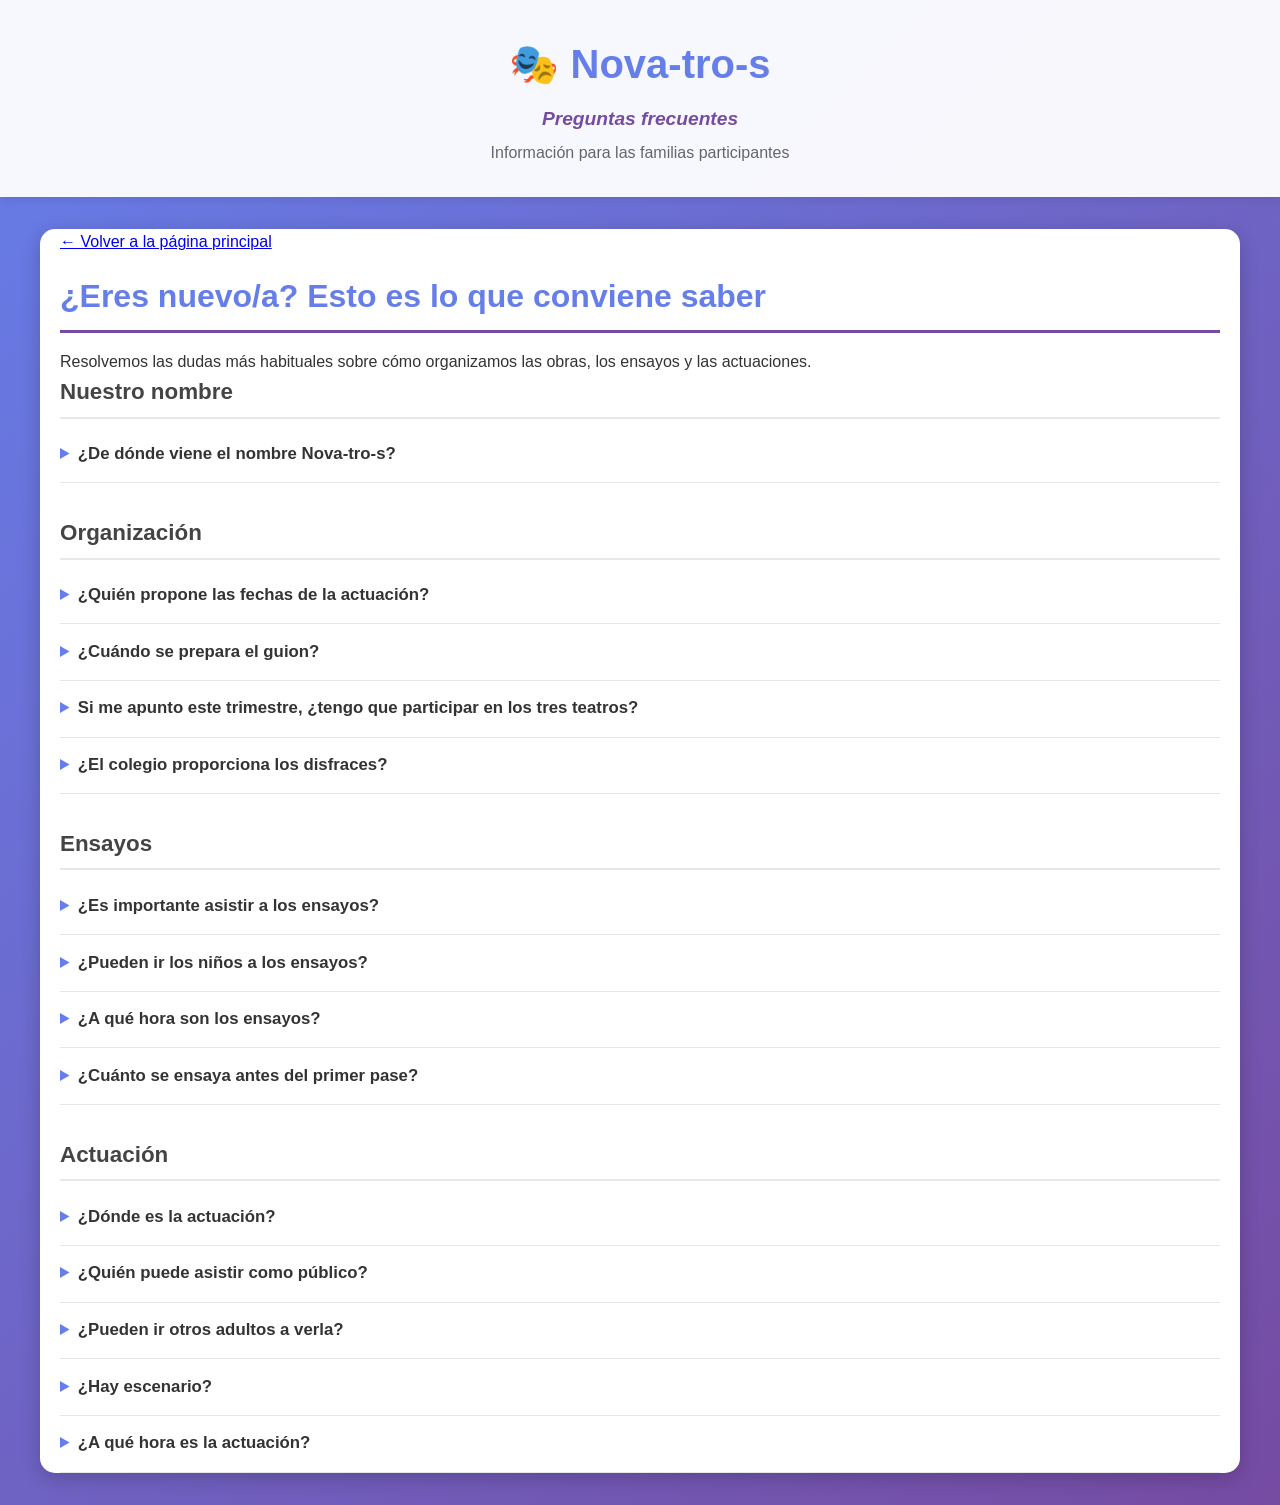
<file: preguntas-frecuentes.html>
<!DOCTYPE html>
<html lang="es">
<head>
    <meta charset="UTF-8">
    <meta name="viewport" content="width=device-width, initial-scale=1.0">
    <meta name="description" content="Preguntas frecuentes sobre la organización de los ensayos y las actuaciones de Nova-tro-s.">
    <title>Preguntas frecuentes - Nova-tro-s</title>
    <link rel="stylesheet" href="styles.css">
</head>
<body>
    <header>
        <div class="container">
            <h1>🎭 Nova-tro-s</h1>
            <p class="subtitle">Preguntas frecuentes</p>
            <p class="tagline">Información para las familias participantes</p>
        </div>
    </header>

    <main class="container">
        <a class="faq-back-link" href="index.html">← Volver a la página principal</a>
        <h2>¿Eres nuevo/a? Esto es lo que conviene saber</h2>
        <p class="faq-intro">Resolvemos las dudas más habituales sobre cómo organizamos las obras, los ensayos y las actuaciones.</p>

        <section class="faq-group" aria-labelledby="faq-nombre">
            <h3 id="faq-nombre">Nuestro nombre</h3>
            <details class="faq-item">
                <summary>¿De dónde viene el nombre Nova-tro-s?</summary>
                <p>Es un juego de palabras que mezcla <strong>novatos</strong> y <strong>teatro</strong> (y suena un poquito a «nosotros»). No somos expertos ni profesionales: somos familias que aprendemos y disfrutamos haciendo teatro juntas. Por eso nuestro lema es <strong>«Hacemos lo que podemos»</strong>.</p>
            </details>
        </section>

        <section class="faq-group" aria-labelledby="faq-organizacion">
            <h3 id="faq-organizacion">Organización</h3>
            <details class="faq-item">
                <summary>¿Quién propone las fechas de la actuación?</summary>
                <p>El grupo de teatro propone los días. Las profesoras nos dan fechas aproximadas y tienen la confirmación final.</p>
            </details>
            <details class="faq-item">
                <summary>¿Cuándo se prepara el guion?</summary>
                <p>Primero necesitamos saber quiénes participan para adaptar el texto y los personajes a las personas disponibles.</p>
            </details>
            <details class="faq-item">
                <summary>Si me apunto este trimestre, ¿tengo que participar en los tres teatros?</summary>
                <p>No. Cada trimestre se consulta quién puede participar y tú decides en qué obra apuntarte. Con las personas disponibles se prepara un guion nuevo para cada trimestre.</p>
            </details>
            <details class="faq-item">
                <summary>¿El colegio proporciona los disfraces?</summary>
                <p>No. El colegio no proporciona disfraces. Cada persona suele preparar el suyo con cosas que tiene en casa y, si hace falta, entre todos intentamos apañarnos.</p>
            </details>
        </section>

        <section class="faq-group" aria-labelledby="faq-ensayos">
            <h3 id="faq-ensayos">Ensayos</h3>
            <details class="faq-item">
                <summary>¿Es importante asistir a los ensayos?</summary>
                <p>Sí. Es importante no faltar para poder preparar la obra entre todos. Como mínimo, hay que asistir al ensayo general, que suele hacerse uno o dos días antes de la actuación.</p>
            </details>
            <details class="faq-item">
                <summary>¿Pueden ir los niños a los ensayos?</summary>
                <p>Sí. Como ya no podemos ensayar en clase con ellos, solemos quedar en un parque o en una sala que nos ceden. Recomendamos que los niños asistan siempre que puedan.</p>
            </details>
            <details class="faq-item">
                <summary>¿A qué hora son los ensayos?</summary>
                <p>Hay personas que ensayan por la mañana y otras por la tarde. Como referencia, algunos ensayos de tarde suelen ser entre las 17:00 y las 20:00. Los horarios concretos se acuerdan en el grupo de WhatsApp.</p>
            </details>
            <details class="faq-item">
                <summary>¿Cuánto se ensaya antes del primer pase?</summary>
                <p>Depende de cómo estén ensayados y colocados los personajes. Si la obra está bien preparada, no hará falta ensayar mucho antes del primer pase el día del estreno.</p>
            </details>
        </section>

        <section class="faq-group" aria-labelledby="faq-actuacion">
            <h3 id="faq-actuacion">Actuación</h3>
            <details class="faq-item">
                <summary>¿Dónde es la actuación?</summary>
                <p>En el hall de Infantil.</p>
            </details>
            <details class="faq-item">
                <summary>¿Quién puede asistir como público?</summary>
                <p>Solo el alumnado de Infantil.</p>
            </details>
            <details class="faq-item">
                <summary>¿Pueden ir otros adultos a verla?</summary>
                <p>No. Solo pueden acceder los adultos que participan en la obra.</p>
            </details>
            <details class="faq-item">
                <summary>¿Hay escenario?</summary>
                <p>No hay escenario. La actuación se hace en el suelo: los niños se sientan como público y las personas participantes actuamos de pie.</p>
            </details>
            <details class="faq-item">
                <summary>¿A qué hora es la actuación?</summary>
                <p>Se realiza por la mañana, entre las 9:30 y las 10:30, y hacemos dos pases.</p>
            </details>
        </section>
    </main>
</body>
</html>
</file>
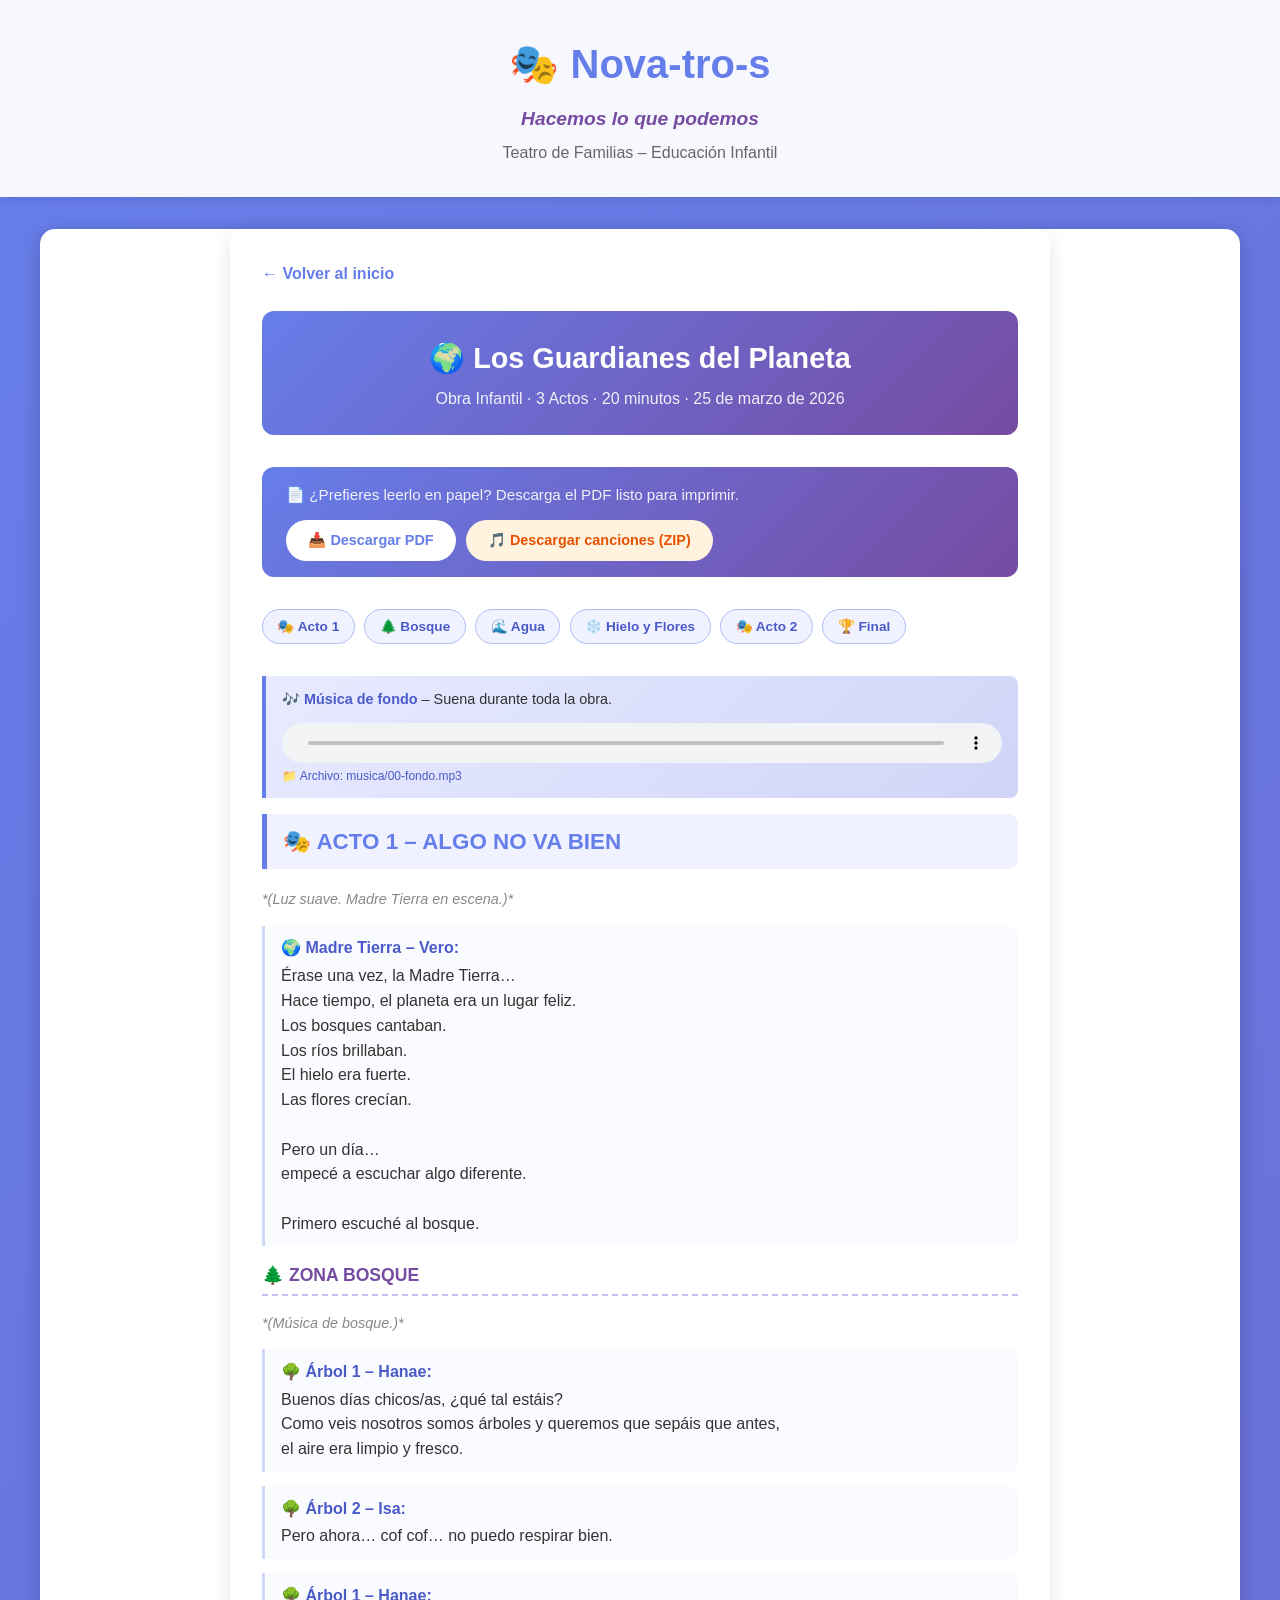
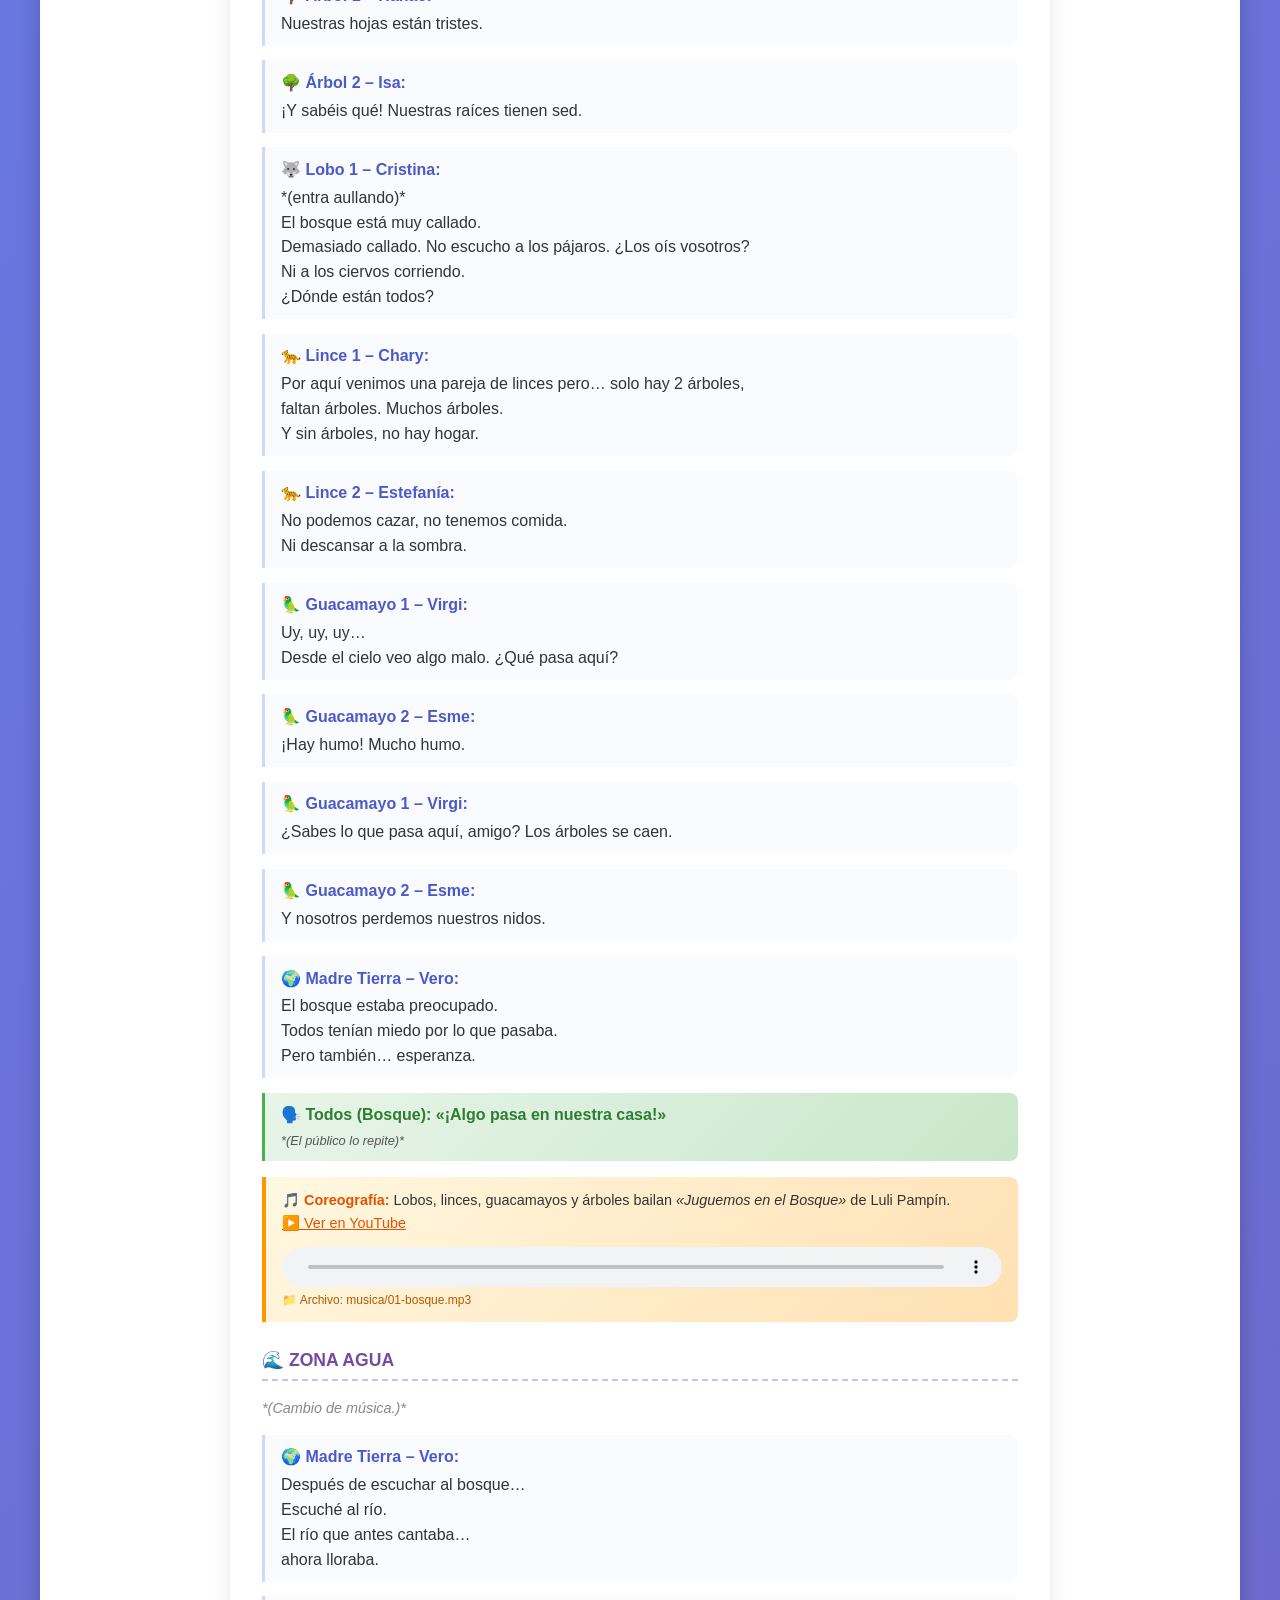
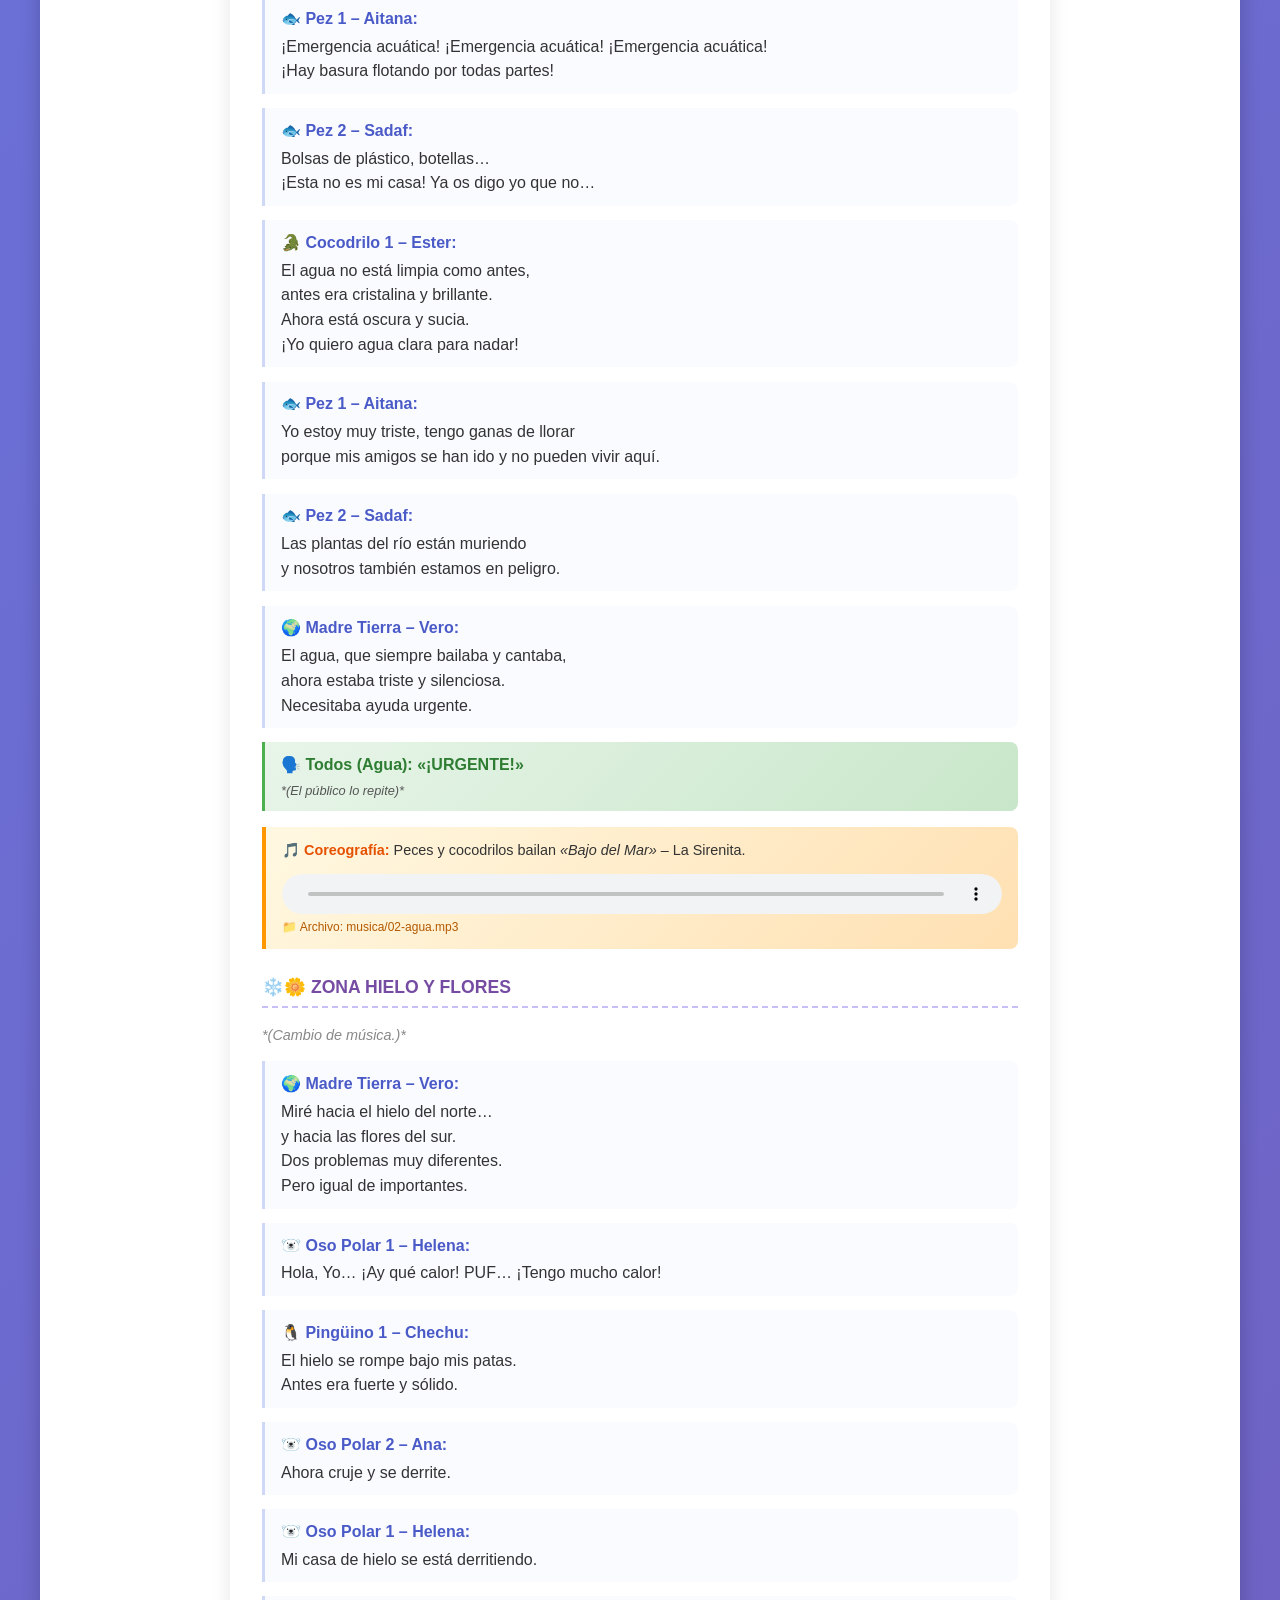
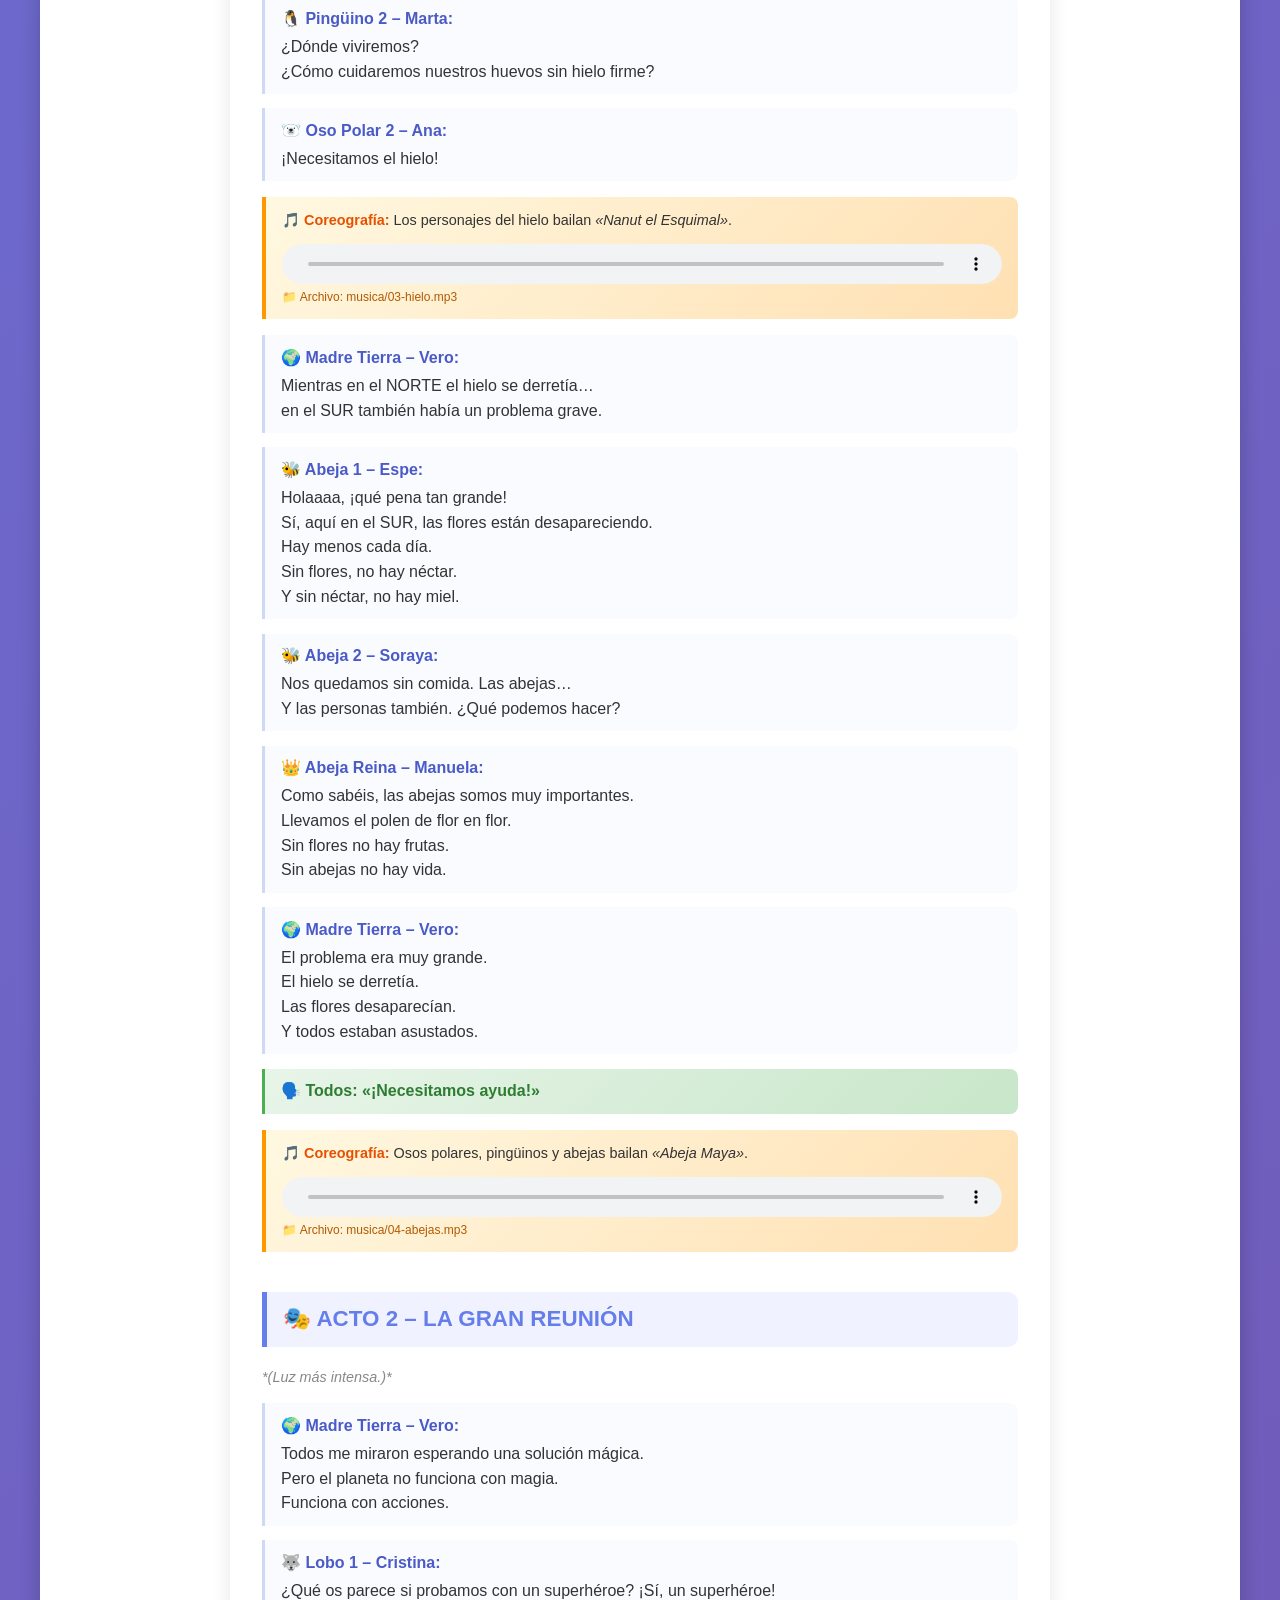
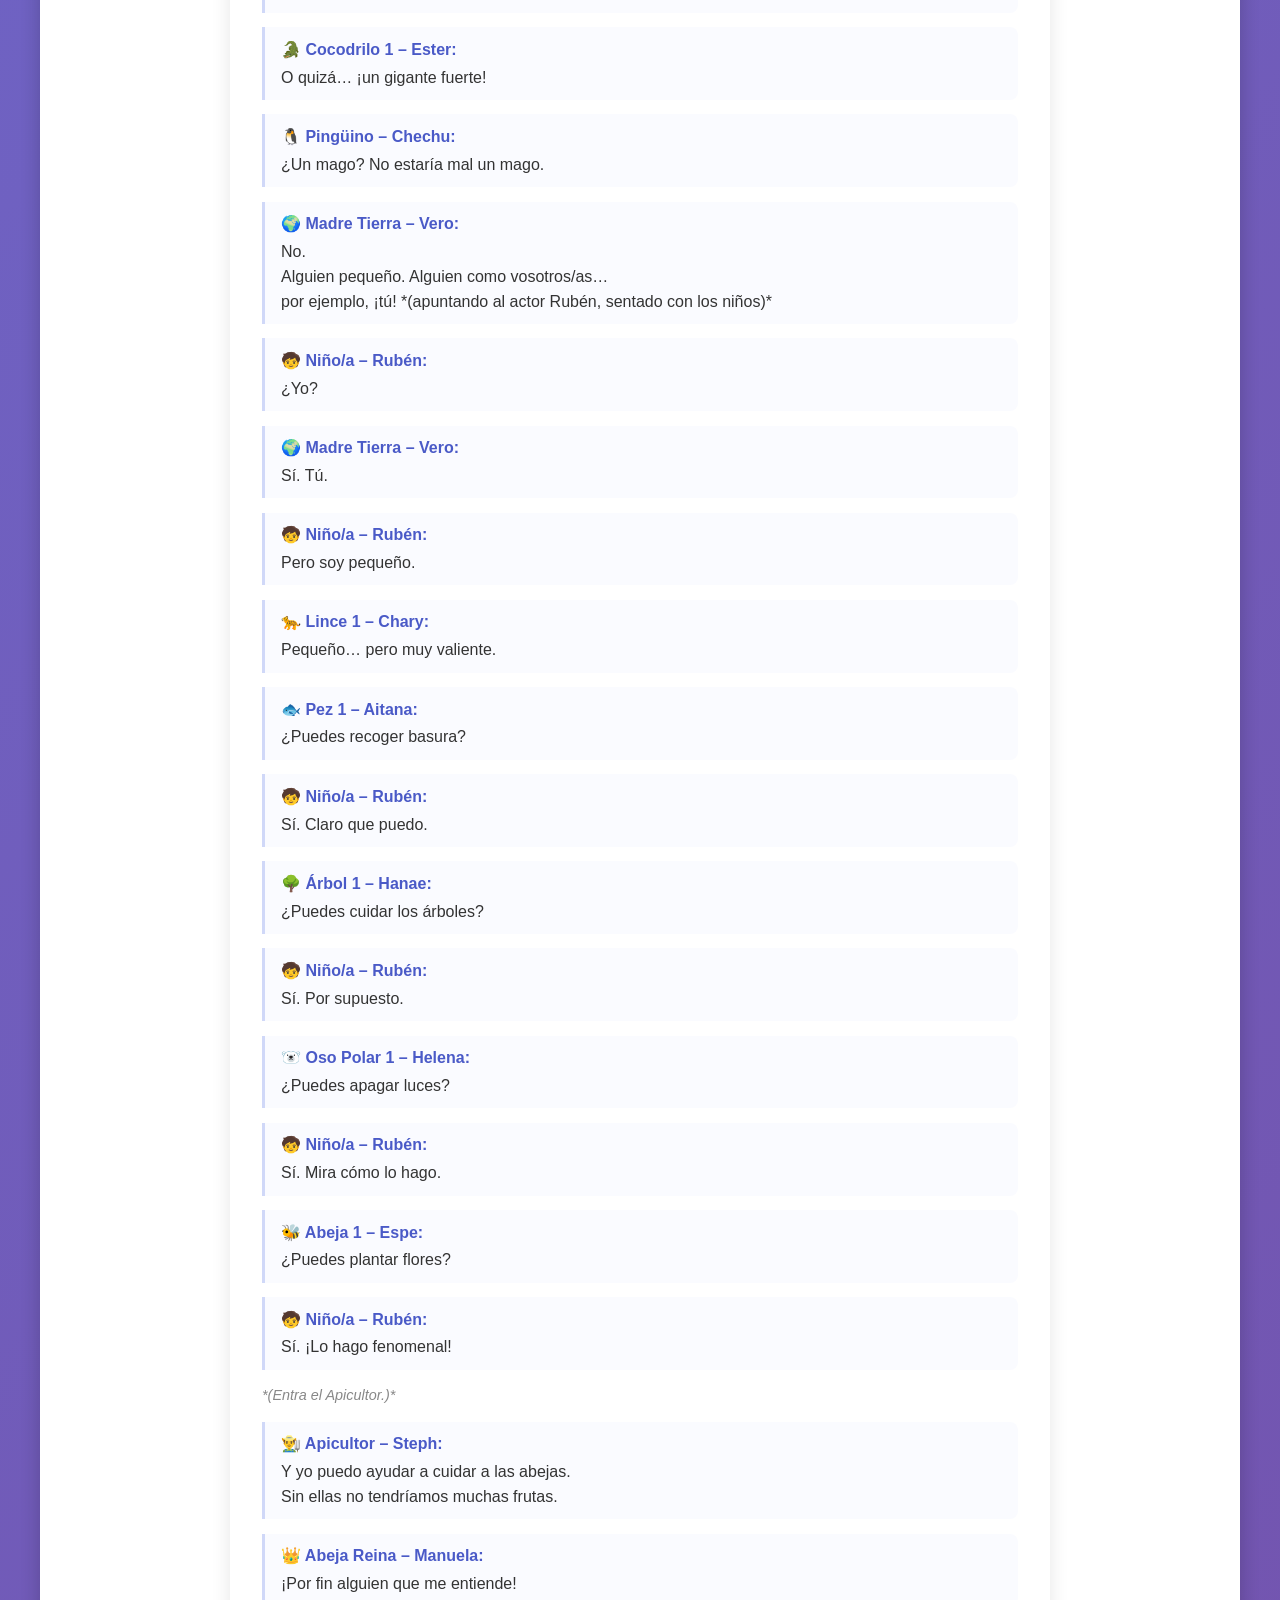
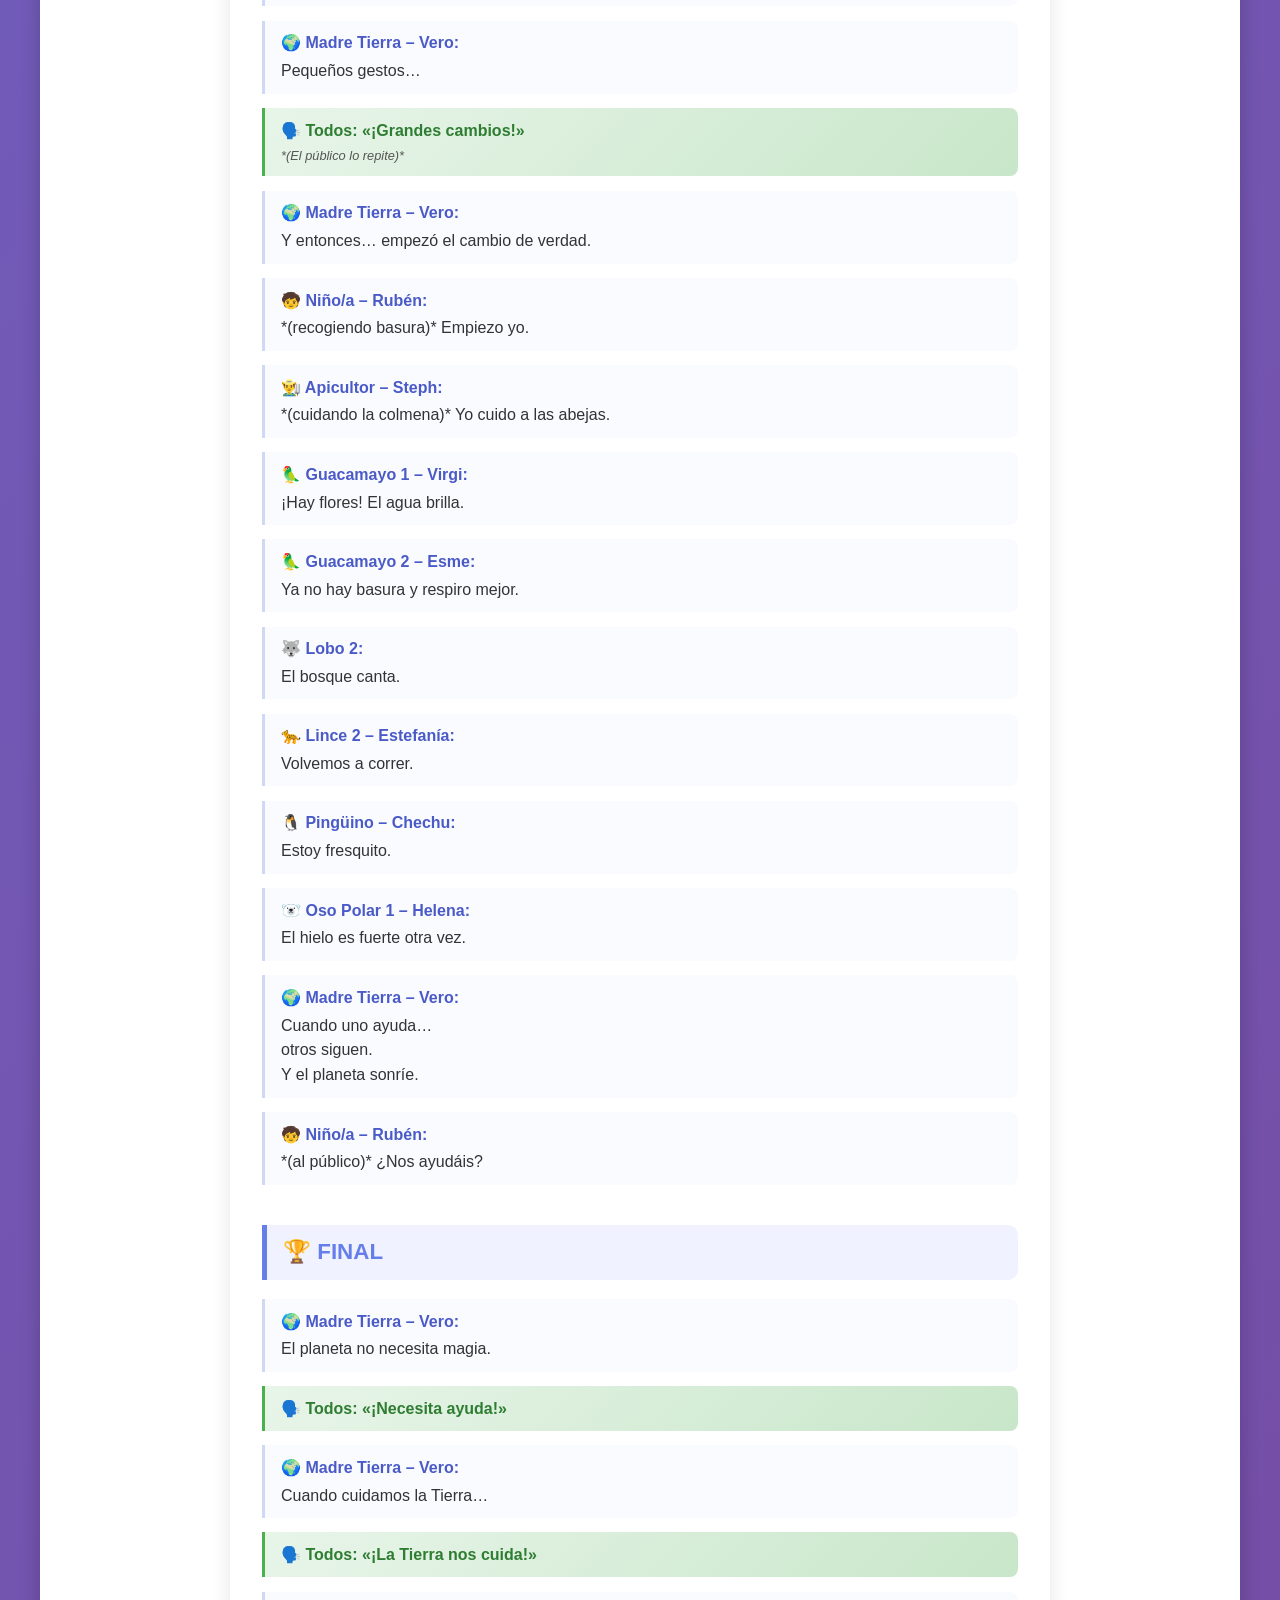
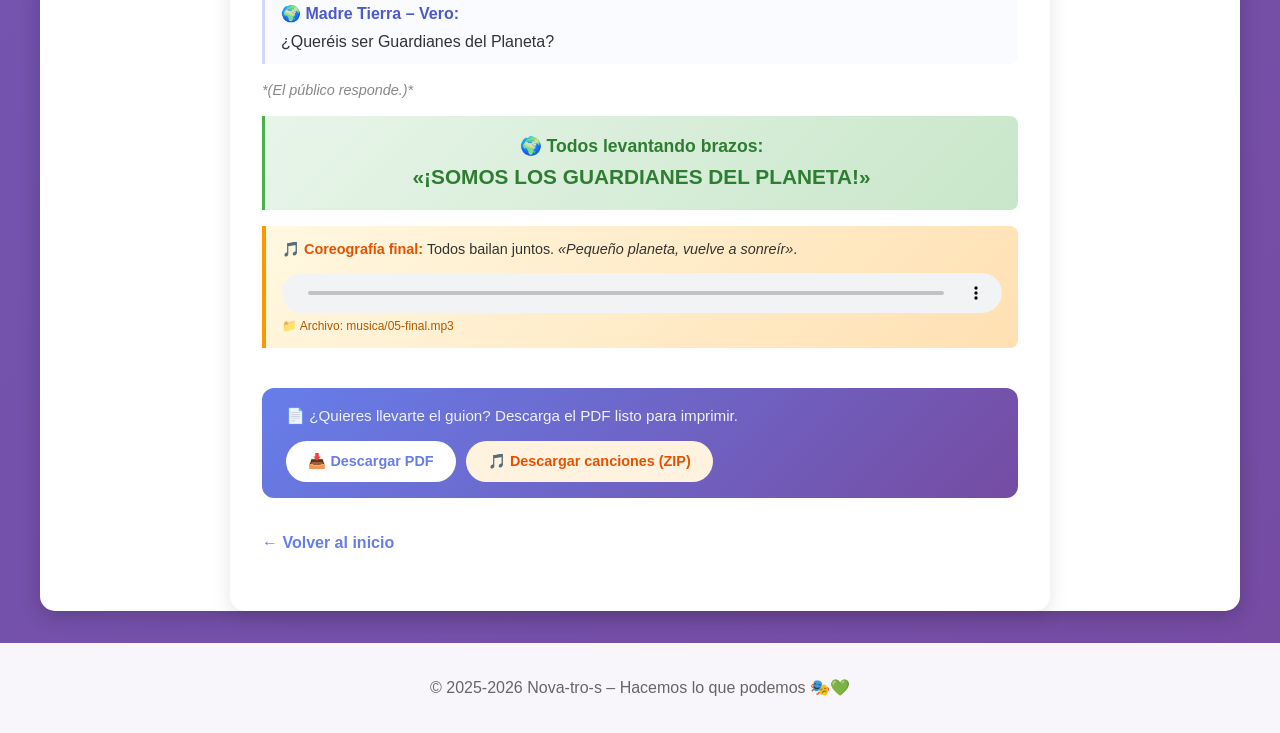
<file: 2025-2026/Trimestre2/los-guardianes-del-planeta.html>
<!DOCTYPE html>
<html lang="es">
<head>
    <meta charset="UTF-8">
    <meta name="viewport" content="width=device-width, initial-scale=1.0">
    <title>🌍 Los Guardianes del Planeta – Guion completo</title>
    <link rel="stylesheet" href="../../styles.css">
    <style>
        .play-content {
            max-width: 820px;
            margin: 2rem auto;
            padding: 2rem;
            background: white;
            border-radius: 15px;
            box-shadow: 0 5px 20px rgba(0,0,0,.1);
        }

        /* ---- Navegación rápida ---- */
        .back-link {
            display: inline-block;
            margin-bottom: 1.5rem;
            color: #667eea;
            text-decoration: none;
            font-weight: 600;
        }
        .back-link:hover { color: #764ba2; }

        .nav-actos {
            display: flex;
            flex-wrap: wrap;
            gap: 0.6rem;
            margin-bottom: 2rem;
        }
        .nav-actos a {
            background: #f0f3ff;
            border: 1.5px solid #b0bdf5;
            border-radius: 20px;
            color: #4a5ac7;
            font-size: 0.85rem;
            font-weight: 600;
            padding: 0.35rem 0.9rem;
            text-decoration: none;
            transition: background .18s, color .18s;
        }
        .nav-actos a:hover {
            background: #667eea;
            border-color: #667eea;
            color: white;
        }

        /* ---- Cabecera de la obra ---- */
        .play-header {
            text-align: center;
            padding: 1.5rem;
            background: linear-gradient(135deg, #667eea 0%, #764ba2 100%);
            border-radius: 12px;
            color: white;
            margin-bottom: 2rem;
        }
        .play-header h1 { font-size: 1.8rem; border: none; color: white; margin-bottom: 0.3rem; }
        .play-header p  { opacity: .9; margin: 0; }

        /* ---- Actos ---- */
        .act-block {
            margin-bottom: 2.5rem;
            scroll-margin-top: 1rem;
        }
        .act-block h2 {
            font-size: 1.4rem;
            color: #667eea;
            background: #f0f3ff;
            border: none;
            border-left: 5px solid #667eea;
            border-radius: 0 10px 10px 0;
            padding: 0.6rem 1rem;
            margin-bottom: 1.2rem;
        }

        /* ---- Zonas ---- */
        .zone-block {
            margin-bottom: 1.5rem;
            scroll-margin-top: 1rem;
        }
        .zone-block h3 {
            font-size: 1.1rem;
            color: #764ba2;
            border-bottom: 2px dashed #c9bef5;
            padding-bottom: 0.3rem;
            margin-bottom: 1rem;
        }

        /* ---- Didascalias / acotaciones ---- */
        .stage-dir {
            font-style: italic;
            color: #888;
            margin: 0.6rem 0;
            font-size: 0.9rem;
        }

        /* ---- Diálogos ---- */
        .dialogue {
            margin: 0.9rem 0;
            padding: 0.6rem 1rem;
            border-left: 3px solid #d0d8f8;
            border-radius: 0 8px 8px 0;
            background: #fafbff;
        }
        .character-name {
            font-weight: bold;
            color: #4a5ac7;
            display: block;
            margin-bottom: 0.2rem;
        }
        .dialogue p {
            margin: 0;
            line-height: 1.55;
            white-space: pre-line;
        }

        /* ---- Frases del público ---- */
        .audience-line {
            background: linear-gradient(135deg, #e8f5e9 0%, #c8e6c9 100%);
            border-left: 3px solid #4caf50;
            border-radius: 0 8px 8px 0;
            padding: 0.6rem 1rem;
            margin: 0.9rem 0;
            font-weight: bold;
            color: #2e7d32;
        }
        .audience-repeat {
            font-size: 0.8rem;
            font-weight: normal;
            color: #555;
            font-style: italic;
            margin-top: 0.2rem;
        }

        /* ---- Coreografías ---- */
        .choreo {
            background: linear-gradient(135deg, #fff8e1 0%, #ffe0b2 100%);
            border-left: 4px solid #ff9800;
            border-radius: 0 8px 8px 0;
            padding: 0.75rem 1rem;
            margin: 1rem 0;
            font-size: 0.9rem;
        }
        .choreo strong { color: #e65100; }
        .choreo a { color: #e65100; }

        /* ---- Reproductor de audio inline ---- */
        .audio-player {
            margin-top: 0.75rem;
        }
        .audio-player audio {
            width: 100%;
            height: 40px;
            border-radius: 25px;
            accent-color: #e65100;
            display: block;
        }
        .audio-file-hint {
            font-size: 0.75rem;
            color: #b35900;
            font-style: normal;
            margin-top: 0.25rem;
            display: block;
        }

        /* ---- Botón PDF ---- */
        .pdf-bar {
            background: linear-gradient(135deg, #667eea 0%, #764ba2 100%);
            color: white;
            padding: 1rem 1.5rem;
            border-radius: 12px;
            display: flex;
            align-items: center;
            justify-content: space-between;
            flex-wrap: wrap;
            gap: 0.8rem;
            margin-bottom: 2rem;
        }
        .pdf-bar p { margin: 0; font-size: 0.95rem; opacity: .9; }
        .pdf-btn {
            background: white;
            color: #667eea;
            font-weight: bold;
            padding: 0.55rem 1.4rem;
            border-radius: 25px;
            text-decoration: none;
            font-size: 0.9rem;
            transition: transform .2s, box-shadow .2s;
            white-space: nowrap;
        }
        .pdf-btn:hover { transform: translateY(-2px); box-shadow: 0 4px 12px rgba(0,0,0,.2); }

        @media (max-width: 600px) {
            .play-content { padding: 1rem; }
            .play-header h1 { font-size: 1.4rem; }
        }
    </style>
</head>
<body>
    <header>
        <div class="container">
            <h1>🎭 Nova-tro-s</h1>
            <p class="subtitle">Hacemos lo que podemos</p>
            <p class="tagline">Teatro de Familias – Educación Infantil</p>
        </div>
    </header>

    <main class="container">
        <div class="play-content">

            <a href="../../index.html" class="back-link">← Volver al inicio</a>

            <div class="play-header">
                <h1>🌍 Los Guardianes del Planeta</h1>
                <p>Obra Infantil · 3 Actos · 20 minutos · 25 de marzo de 2026</p>
            </div>

            <!-- Botón PDF -->
            <div class="pdf-bar">
                <p>📄 ¿Prefieres leerlo en papel? Descarga el PDF listo para imprimir.</p>
                <div style="display:flex;gap:0.6rem;flex-wrap:wrap;">
                    <a href="los-guardianes-del-planeta.pdf" download class="pdf-btn">📥 Descargar PDF</a>
                    <a href="musica/canciones-guardianes-planeta.zip" download class="pdf-btn" style="background:#fff3e0;color:#e65100;">🎵 Descargar canciones (ZIP)</a>
                </div>
            </div>

            <!-- Navegación rápida -->
            <nav class="nav-actos" aria-label="Ir a sección">
                <a href="#acto1">🎭 Acto 1</a>
                <a href="#bosque">🌲 Bosque</a>
                <a href="#agua">🌊 Agua</a>
                <a href="#hielo">❄️ Hielo y Flores</a>
                <a href="#acto2">🎭 Acto 2</a>
                <a href="#final">🏆 Final</a>
            </nav>

            <!-- Música de fondo -->
            <div class="choreo" style="background: linear-gradient(135deg, #e8eaff 0%, #d0d5f8 100%); border-left-color: #667eea;">
                <strong style="color:#4a5ac7;">🎶 Música de fondo</strong> – Suena durante toda la obra.
                <div class="audio-player">
                    <audio controls preload="none" loop data-fondo>
                        <source src="musica/00-fondo.mp3" type="audio/mpeg">
                    </audio>
                    <span class="audio-file-hint" style="color:#4a5ac7;">📁 Archivo: musica/00-fondo.mp3</span>
                </div>
            </div>

            <!-- ===================== ACTO 1 ===================== -->
            <div class="act-block" id="acto1">
                <h2>🎭 ACTO 1 – ALGO NO VA BIEN</h2>

                <p class="stage-dir">*(Luz suave. Madre Tierra en escena.)*</p>

                <div class="dialogue">
                    <span class="character-name">🌍 Madre Tierra – Vero:</span>
                    <p>Érase una vez, la Madre Tierra…
Hace tiempo, el planeta era un lugar feliz.
Los bosques cantaban.
Los ríos brillaban.
El hielo era fuerte.
Las flores crecían.

Pero un día…
empecé a escuchar algo diferente.

Primero escuché al bosque.</p>
                </div>

                <!-- ZONA BOSQUE -->
                <div class="zone-block" id="bosque">
                    <h3>🌲 ZONA BOSQUE</h3>
                    <p class="stage-dir">*(Música de bosque.)*</p>

                    <div class="dialogue">
                        <span class="character-name">🌳 Árbol 1 – Hanae:</span>
                        <p>Buenos días chicos/as, ¿qué tal estáis?
Como veis nosotros somos árboles y queremos que sepáis que antes,
el aire era limpio y fresco.</p>
                    </div>

                    <div class="dialogue">
                        <span class="character-name">🌳 Árbol 2 – Isa:</span>
                        <p>Pero ahora… cof cof… no puedo respirar bien.</p>
                    </div>

                    <div class="dialogue">
                        <span class="character-name">🌳 Árbol 1 – Hanae:</span>
                        <p>Nuestras hojas están tristes.</p>
                    </div>

                    <div class="dialogue">
                        <span class="character-name">🌳 Árbol 2 – Isa:</span>
                        <p>¡Y sabéis qué! Nuestras raíces tienen sed.</p>
                    </div>

                    <div class="dialogue">
                        <span class="character-name">🐺 Lobo 1 – Cristina:</span>
                        <p>*(entra aullando)*
El bosque está muy callado.
Demasiado callado. No escucho a los pájaros. ¿Los oís vosotros?
Ni a los ciervos corriendo.
¿Dónde están todos?</p>
                    </div>

                    <div class="dialogue">
                        <span class="character-name">🐆 Lince 1 – Chary:</span>
                        <p>Por aquí venimos una pareja de linces pero… solo hay 2 árboles,
faltan árboles. Muchos árboles.
Y sin árboles, no hay hogar.</p>
                    </div>

                    <div class="dialogue">
                        <span class="character-name">🐆 Lince 2 – Estefanía:</span>
                        <p>No podemos cazar, no tenemos comida.
Ni descansar a la sombra.</p>
                    </div>

                    <div class="dialogue">
                        <span class="character-name">🦜 Guacamayo 1 – Virgi:</span>
                        <p>Uy, uy, uy…
Desde el cielo veo algo malo. ¿Qué pasa aquí?</p>
                    </div>

                    <div class="dialogue">
                        <span class="character-name">🦜 Guacamayo 2 – Esme:</span>
                        <p>¡Hay humo! Mucho humo.</p>
                    </div>

                    <div class="dialogue">
                        <span class="character-name">🦜 Guacamayo 1 – Virgi:</span>
                        <p>¿Sabes lo que pasa aquí, amigo? Los árboles se caen.</p>
                    </div>

                    <div class="dialogue">
                        <span class="character-name">🦜 Guacamayo 2 – Esme:</span>
                        <p>Y nosotros perdemos nuestros nidos.</p>
                    </div>

                    <div class="dialogue">
                        <span class="character-name">🌍 Madre Tierra – Vero:</span>
                        <p>El bosque estaba preocupado.
Todos tenían miedo por lo que pasaba.
Pero también… esperanza.</p>
                    </div>

                    <div class="audience-line">
                        🗣️ Todos (Bosque): «¡Algo pasa en nuestra casa!»
                        <div class="audience-repeat">*(El público lo repite)*</div>
                    </div>

                    <div class="choreo">
                        <strong>🎵 Coreografía:</strong> Lobos, linces, guacamayos y árboles bailan
                        <em>«Juguemos en el Bosque»</em> de Luli Pampín.
                        <br><a href="https://www.youtube.com/watch?v=BKew9kctfAY" target="_blank">▶️ Ver en YouTube</a>
                        <div class="audio-player">
                            <audio controls preload="none">
                                <source src="musica/01-bosque.mp3" type="audio/mpeg">
                            </audio>
                            <span class="audio-file-hint">📁 Archivo: musica/01-bosque.mp3</span>
                        </div>
                    </div>
                </div>

                <!-- ZONA AGUA -->
                <div class="zone-block" id="agua">
                    <h3>🌊 ZONA AGUA</h3>
                    <p class="stage-dir">*(Cambio de música.)*</p>

                    <div class="dialogue">
                        <span class="character-name">🌍 Madre Tierra – Vero:</span>
                        <p>Después de escuchar al bosque…
Escuché al río.
El río que antes cantaba…
ahora lloraba.</p>
                    </div>

                    <div class="dialogue">
                        <span class="character-name">🐟 Pez 1 – Aitana:</span>
                        <p>¡Emergencia acuática! ¡Emergencia acuática! ¡Emergencia acuática!
¡Hay basura flotando por todas partes!</p>
                    </div>

                    <div class="dialogue">
                        <span class="character-name">🐟 Pez 2 – Sadaf:</span>
                        <p>Bolsas de plástico, botellas…
¡Esta no es mi casa! Ya os digo yo que no…</p>
                    </div>

                    <div class="dialogue">
                        <span class="character-name">🐊 Cocodrilo 1 – Ester:</span>
                        <p>El agua no está limpia como antes,
antes era cristalina y brillante.
Ahora está oscura y sucia.
¡Yo quiero agua clara para nadar!</p>
                    </div>

                    <div class="dialogue">
                        <span class="character-name">🐟 Pez 1 – Aitana:</span>
                        <p>Yo estoy muy triste, tengo ganas de llorar
porque mis amigos se han ido y no pueden vivir aquí.</p>
                    </div>

                    <div class="dialogue">
                        <span class="character-name">🐟 Pez 2 – Sadaf:</span>
                        <p>Las plantas del río están muriendo
y nosotros también estamos en peligro.</p>
                    </div>

                    <div class="dialogue">
                        <span class="character-name">🌍 Madre Tierra – Vero:</span>
                        <p>El agua, que siempre bailaba y cantaba,
ahora estaba triste y silenciosa.
Necesitaba ayuda urgente.</p>
                    </div>

                    <div class="audience-line">
                        🗣️ Todos (Agua): «¡URGENTE!»
                        <div class="audience-repeat">*(El público lo repite)*</div>
                    </div>

                    <div class="choreo">
                        <strong>🎵 Coreografía:</strong> Peces y cocodrilos bailan
                        <em>«Bajo del Mar»</em> – La Sirenita.
                        <div class="audio-player">
                            <audio controls preload="none">
                                <source src="musica/02-agua.mp3" type="audio/mpeg">
                            </audio>
                            <span class="audio-file-hint">📁 Archivo: musica/02-agua.mp3</span>
                        </div>
                    </div>
                </div>

                <!-- ZONA HIELO Y FLORES -->
                <div class="zone-block" id="hielo">
                    <h3>❄️🌼 ZONA HIELO Y FLORES</h3>
                    <p class="stage-dir">*(Cambio de música.)*</p>

                    <div class="dialogue">
                        <span class="character-name">🌍 Madre Tierra – Vero:</span>
                        <p>Miré hacia el hielo del norte…
y hacia las flores del sur.
Dos problemas muy diferentes.
Pero igual de importantes.</p>
                    </div>

                    <div class="dialogue">
                        <span class="character-name">🐻‍❄️ Oso Polar 1 – Helena:</span>
                        <p>Hola, Yo… ¡Ay qué calor! PUF… ¡Tengo mucho calor!</p>
                    </div>

                    <div class="dialogue">
                        <span class="character-name">🐧 Pingüino 1 – Chechu:</span>
                        <p>El hielo se rompe bajo mis patas.
Antes era fuerte y sólido.</p>
                    </div>

                    <div class="dialogue">
                        <span class="character-name">🐻‍❄️ Oso Polar 2 – Ana:</span>
                        <p>Ahora cruje y se derrite.</p>
                    </div>

                    <div class="dialogue">
                        <span class="character-name">🐻‍❄️ Oso Polar 1 – Helena:</span>
                        <p>Mi casa de hielo se está derritiendo.</p>
                    </div>

                    <div class="dialogue">
                        <span class="character-name">🐧 Pingüino 2 – Marta:</span>
                        <p>¿Dónde viviremos?
¿Cómo cuidaremos nuestros huevos sin hielo firme?</p>
                    </div>

                    <div class="dialogue">
                        <span class="character-name">🐻‍❄️ Oso Polar 2 – Ana:</span>
                        <p>¡Necesitamos el hielo!</p>
                    </div>

                    <div class="choreo">
                        <strong>🎵 Coreografía:</strong> Los personajes del hielo bailan
                        <em>«Nanut el Esquimal»</em>.
                        <div class="audio-player">
                            <audio controls preload="none">
                                <source src="musica/03-hielo.mp3" type="audio/mpeg">
                            </audio>
                            <span class="audio-file-hint">📁 Archivo: musica/03-hielo.mp3</span>
                        </div>
                    </div>

                    <div class="dialogue">
                        <span class="character-name">🌍 Madre Tierra – Vero:</span>
                        <p>Mientras en el NORTE el hielo se derretía…
en el SUR también había un problema grave.</p>
                    </div>

                    <div class="dialogue">
                        <span class="character-name">🐝 Abeja 1 – Espe:</span>
                        <p>Holaaaa, ¡qué pena tan grande!
Sí, aquí en el SUR, las flores están desapareciendo.
Hay menos cada día.
Sin flores, no hay néctar.
Y sin néctar, no hay miel.</p>
                    </div>

                    <div class="dialogue">
                        <span class="character-name">🐝 Abeja 2 – Soraya:</span>
                        <p>Nos quedamos sin comida. Las abejas…
Y las personas también. ¿Qué podemos hacer?</p>
                    </div>

                    <div class="dialogue">
                        <span class="character-name">👑 Abeja Reina – Manuela:</span>
                        <p>Como sabéis, las abejas somos muy importantes.
Llevamos el polen de flor en flor.
Sin flores no hay frutas.
Sin abejas no hay vida.</p>
                    </div>

                    <div class="dialogue">
                        <span class="character-name">🌍 Madre Tierra – Vero:</span>
                        <p>El problema era muy grande.
El hielo se derretía.
Las flores desaparecían.
Y todos estaban asustados.</p>
                    </div>

                    <div class="audience-line">
                        🗣️ Todos: «¡Necesitamos ayuda!»
                    </div>

                    <div class="choreo">
                        <strong>🎵 Coreografía:</strong> Osos polares, pingüinos y abejas bailan
                        <em>«Abeja Maya»</em>.
                        <div class="audio-player">
                            <audio controls preload="none">
                                <source src="musica/04-abejas.mp3" type="audio/mpeg">
                            </audio>
                            <span class="audio-file-hint">📁 Archivo: musica/04-abejas.mp3</span>
                        </div>
                    </div>
                </div>
            </div>

            <!-- ===================== ACTO 2 ===================== -->
            <div class="act-block" id="acto2">
                <h2>🎭 ACTO 2 – LA GRAN REUNIÓN</h2>
                <p class="stage-dir">*(Luz más intensa.)*</p>

                <div class="dialogue">
                    <span class="character-name">🌍 Madre Tierra – Vero:</span>
                    <p>Todos me miraron esperando una solución mágica.
Pero el planeta no funciona con magia.
Funciona con acciones.</p>
                </div>

                <div class="dialogue">
                    <span class="character-name">🐺 Lobo 1 – Cristina:</span>
                    <p>¿Qué os parece si probamos con un superhéroe? ¡Sí, un superhéroe!</p>
                </div>

                <div class="dialogue">
                    <span class="character-name">🐊 Cocodrilo 1 – Ester:</span>
                    <p>O quizá… ¡un gigante fuerte!</p>
                </div>

                <div class="dialogue">
                    <span class="character-name">🐧 Pingüino – Chechu:</span>
                    <p>¿Un mago? No estaría mal un mago.</p>
                </div>

                <div class="dialogue">
                    <span class="character-name">🌍 Madre Tierra – Vero:</span>
                    <p>No.
Alguien pequeño. Alguien como vosotros/as…
por ejemplo, ¡tú! *(apuntando al actor Rubén, sentado con los niños)*</p>
                </div>

                <div class="dialogue">
                    <span class="character-name">🧒 Niño/a – Rubén:</span>
                    <p>¿Yo?</p>
                </div>

                <div class="dialogue">
                    <span class="character-name">🌍 Madre Tierra – Vero:</span>
                    <p>Sí. Tú.</p>
                </div>

                <div class="dialogue">
                    <span class="character-name">🧒 Niño/a – Rubén:</span>
                    <p>Pero soy pequeño.</p>
                </div>

                <div class="dialogue">
                    <span class="character-name">🐆 Lince 1 – Chary:</span>
                    <p>Pequeño… pero muy valiente.</p>
                </div>

                <div class="dialogue">
                    <span class="character-name">🐟 Pez 1 – Aitana:</span>
                    <p>¿Puedes recoger basura?</p>
                </div>
                <div class="dialogue">
                    <span class="character-name">🧒 Niño/a – Rubén:</span>
                    <p>Sí. Claro que puedo.</p>
                </div>

                <div class="dialogue">
                    <span class="character-name">🌳 Árbol 1 – Hanae:</span>
                    <p>¿Puedes cuidar los árboles?</p>
                </div>
                <div class="dialogue">
                    <span class="character-name">🧒 Niño/a – Rubén:</span>
                    <p>Sí. Por supuesto.</p>
                </div>

                <div class="dialogue">
                    <span class="character-name">🐻‍❄️ Oso Polar 1 – Helena:</span>
                    <p>¿Puedes apagar luces?</p>
                </div>
                <div class="dialogue">
                    <span class="character-name">🧒 Niño/a – Rubén:</span>
                    <p>Sí. Mira cómo lo hago.</p>
                </div>

                <div class="dialogue">
                    <span class="character-name">🐝 Abeja 1 – Espe:</span>
                    <p>¿Puedes plantar flores?</p>
                </div>
                <div class="dialogue">
                    <span class="character-name">🧒 Niño/a – Rubén:</span>
                    <p>Sí. ¡Lo hago fenomenal!</p>
                </div>

                <p class="stage-dir">*(Entra el Apicultor.)*</p>

                <div class="dialogue">
                    <span class="character-name">👨‍🌾 Apicultor – Steph:</span>
                    <p>Y yo puedo ayudar a cuidar a las abejas.
Sin ellas no tendríamos muchas frutas.</p>
                </div>

                <div class="dialogue">
                    <span class="character-name">👑 Abeja Reina – Manuela:</span>
                    <p>¡Por fin alguien que me entiende!</p>
                </div>

                <div class="dialogue">
                    <span class="character-name">🌍 Madre Tierra – Vero:</span>
                    <p>Pequeños gestos…</p>
                </div>

                <div class="audience-line">
                    🗣️ Todos: «¡Grandes cambios!»
                    <div class="audience-repeat">*(El público lo repite)*</div>
                </div>

                <div class="dialogue">
                    <span class="character-name">🌍 Madre Tierra – Vero:</span>
                    <p>Y entonces… empezó el cambio de verdad.</p>
                </div>

                <div class="dialogue">
                    <span class="character-name">🧒 Niño/a – Rubén:</span>
                    <p>*(recogiendo basura)* Empiezo yo.</p>
                </div>

                <div class="dialogue">
                    <span class="character-name">👨‍🌾 Apicultor – Steph:</span>
                    <p>*(cuidando la colmena)* Yo cuido a las abejas.</p>
                </div>

                <div class="dialogue">
                    <span class="character-name">🦜 Guacamayo 1 – Virgi:</span>
                    <p>¡Hay flores! El agua brilla.</p>
                </div>

                <div class="dialogue">
                    <span class="character-name">🦜 Guacamayo 2 – Esme:</span>
                    <p>Ya no hay basura y respiro mejor.</p>
                </div>

                <div class="dialogue">
                    <span class="character-name">🐺 Lobo 2:</span>
                    <p>El bosque canta.</p>
                </div>

                <div class="dialogue">
                    <span class="character-name">🐆 Lince 2 – Estefanía:</span>
                    <p>Volvemos a correr.</p>
                </div>

                <div class="dialogue">
                    <span class="character-name">🐧 Pingüino – Chechu:</span>
                    <p>Estoy fresquito.</p>
                </div>

                <div class="dialogue">
                    <span class="character-name">🐻‍❄️ Oso Polar 1 – Helena:</span>
                    <p>El hielo es fuerte otra vez.</p>
                </div>

                <div class="dialogue">
                    <span class="character-name">🌍 Madre Tierra – Vero:</span>
                    <p>Cuando uno ayuda…
otros siguen.
Y el planeta sonríe.</p>
                </div>

                <div class="dialogue">
                    <span class="character-name">🧒 Niño/a – Rubén:</span>
                    <p>*(al público)* ¿Nos ayudáis?</p>
                </div>
            </div>

            <!-- ===================== FINAL ===================== -->
            <div class="act-block" id="final">
                <h2>🏆 FINAL</h2>

                <div class="dialogue">
                    <span class="character-name">🌍 Madre Tierra – Vero:</span>
                    <p>El planeta no necesita magia.</p>
                </div>

                <div class="audience-line">🗣️ Todos: «¡Necesita ayuda!»</div>

                <div class="dialogue">
                    <span class="character-name">🌍 Madre Tierra – Vero:</span>
                    <p>Cuando cuidamos la Tierra…</p>
                </div>

                <div class="audience-line">🗣️ Todos: «¡La Tierra nos cuida!»</div>

                <div class="dialogue">
                    <span class="character-name">🌍 Madre Tierra – Vero:</span>
                    <p>¿Queréis ser Guardianes del Planeta?</p>
                </div>

                <p class="stage-dir">*(El público responde.)*</p>

                <div class="audience-line" style="font-size:1.1rem; text-align:center; padding: 1rem;">
                    🌍 Todos levantando brazos:<br>
                    <span style="font-size:1.3rem;">«¡SOMOS LOS GUARDIANES DEL PLANETA!»</span>
                </div>

                <div class="choreo">
                    <strong>🎵 Coreografía final:</strong> Todos bailan juntos.
                    <em>«Pequeño planeta, vuelve a sonreír»</em>.
                    <div class="audio-player">
                        <audio controls preload="none">
                            <source src="musica/05-final.mp3" type="audio/mpeg">
                        </audio>
                            <span class="audio-file-hint">📁 Archivo: musica/05-final.mp3</span>
                    </div>
                </div>
            </div>

            <!-- Botón PDF al final -->
            <div class="pdf-bar" style="margin-top:2rem;">
                <p>📄 ¿Quieres llevarte el guion? Descarga el PDF listo para imprimir.</p>
                <div style="display:flex;gap:0.6rem;flex-wrap:wrap;">
                    <a href="los-guardianes-del-planeta.pdf" download class="pdf-btn">📥 Descargar PDF</a>
                    <a href="musica/canciones-guardianes-planeta.zip" download class="pdf-btn" style="background:#fff3e0;color:#e65100;">🎵 Descargar canciones (ZIP)</a>
                </div>
            </div>

            <a href="../../index.html" class="back-link">← Volver al inicio</a>

        </div>
    </main>

    <footer style="background:rgba(255,255,255,.95); padding:2rem 0; text-align:center; margin-top:2rem;">
        <div class="container">
            <p>&copy; 2025-2026 Nova-tro-s – Hacemos lo que podemos 🎭💚</p>
        </div>
    </footer>
    <script>
        // Al dar Play en una coreografía, pausa las demás (pero NO la música de fondo)
        document.addEventListener('DOMContentLoaded', () => {
            const fondo   = document.querySelector('audio[data-fondo]');
            const audios  = document.querySelectorAll('audio');
            const choreos = document.querySelectorAll('audio:not([data-fondo])');

            choreos.forEach(audio => {
                audio.addEventListener('play', () => {
                    choreos.forEach(other => { if (other !== audio) other.pause(); });
                });
            });
        });
    </script>
</body>
</html>
</file>
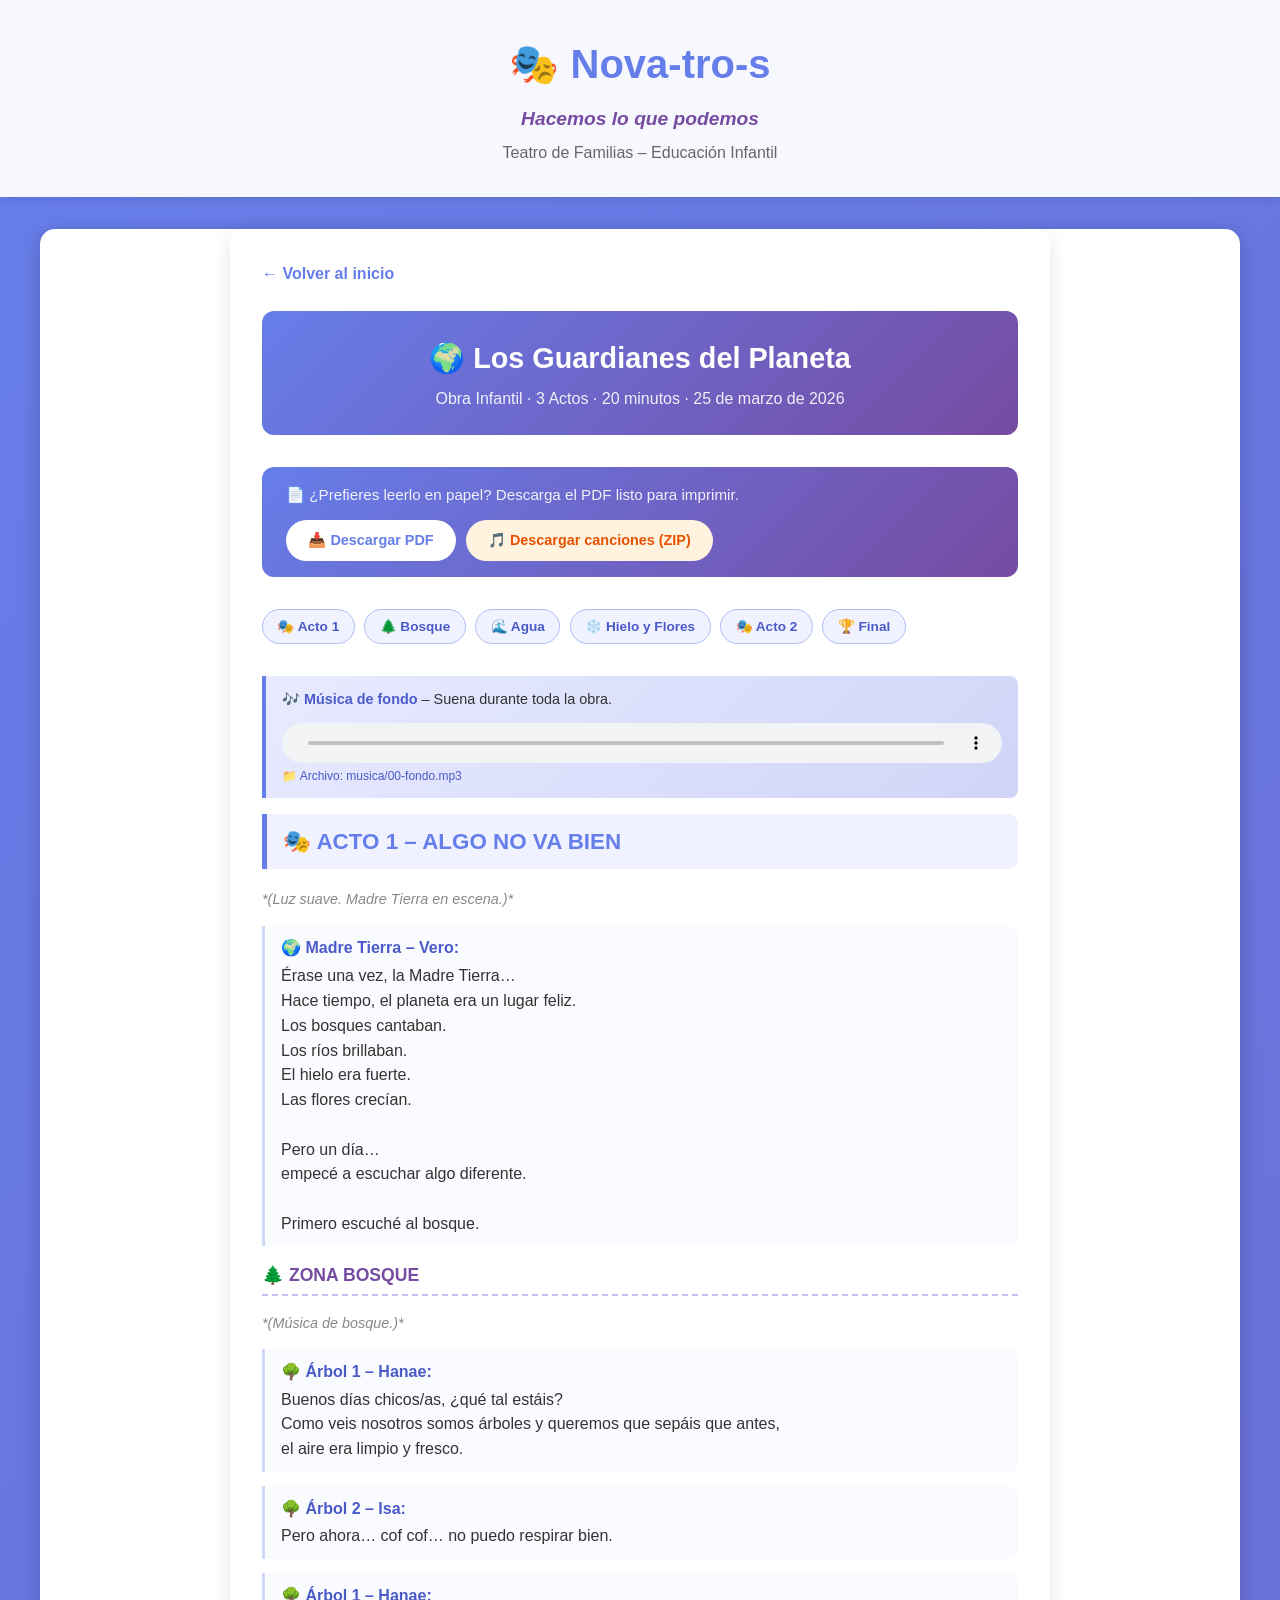
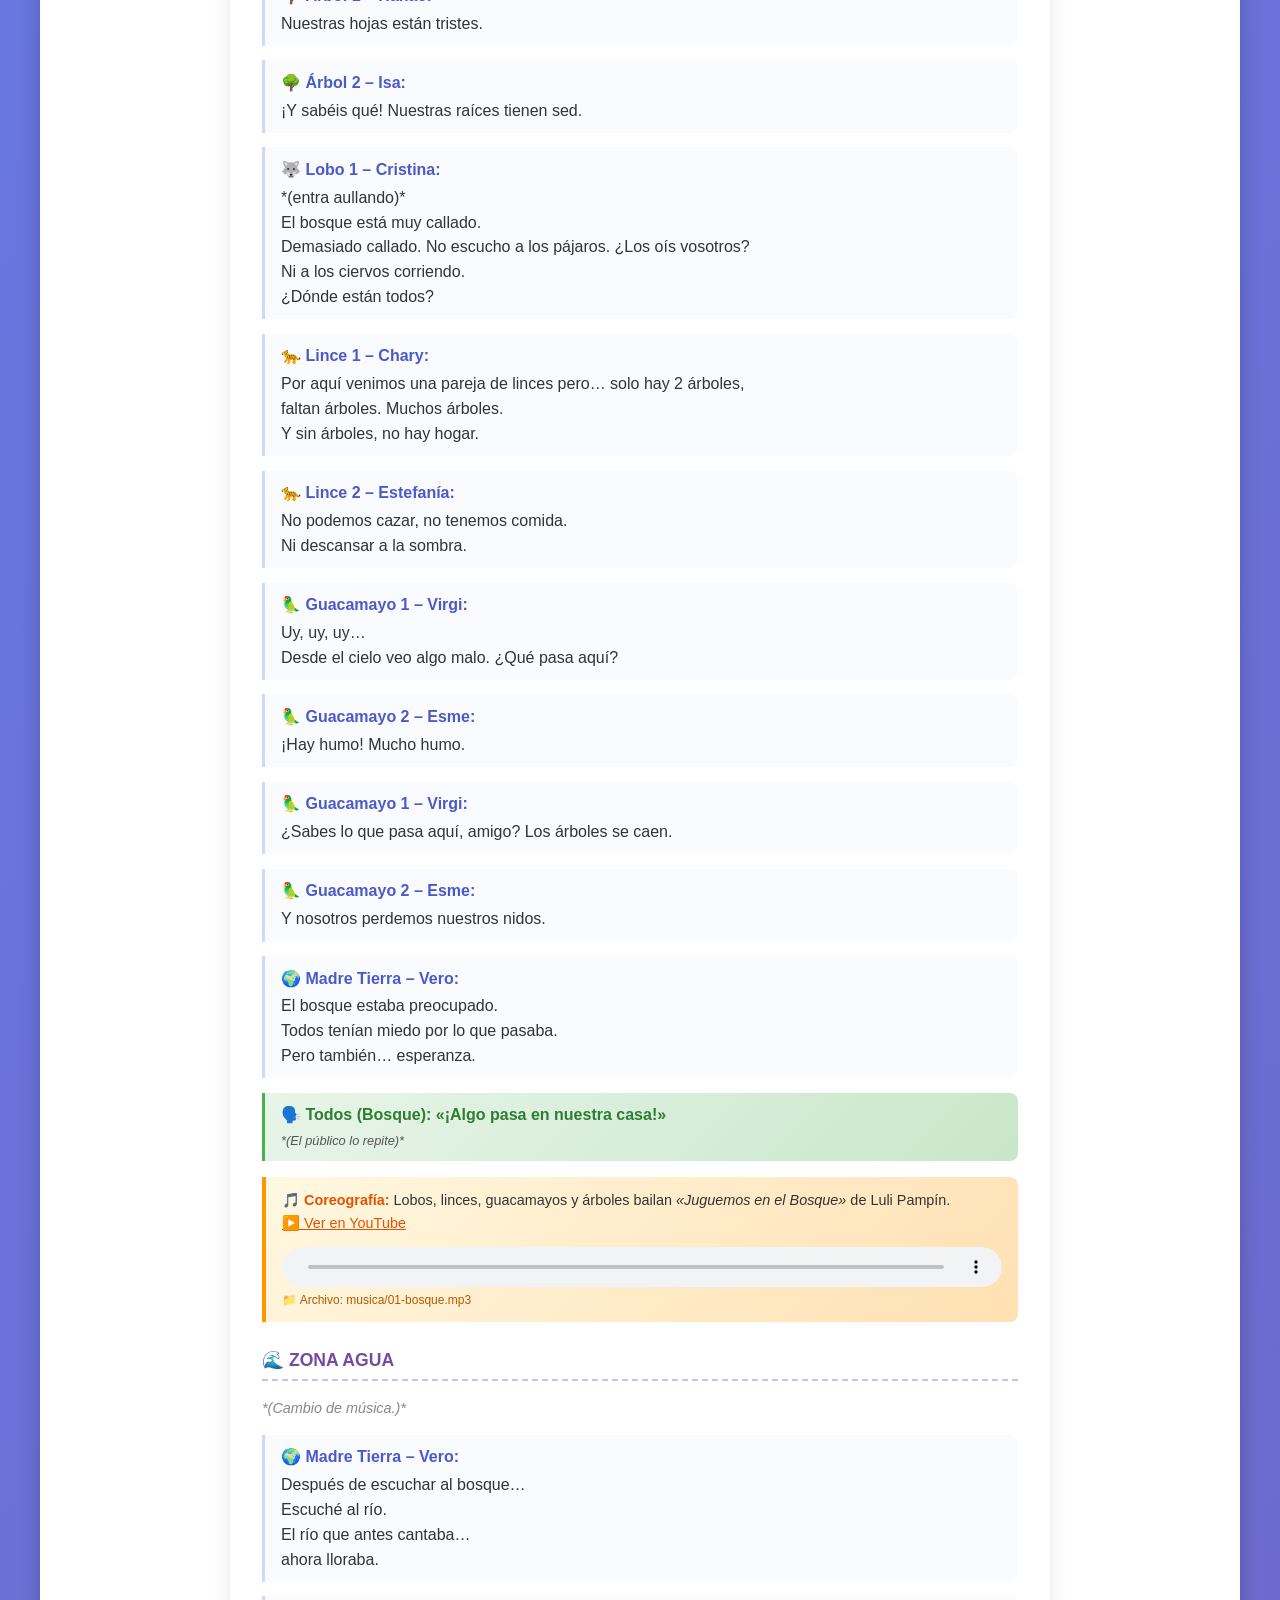
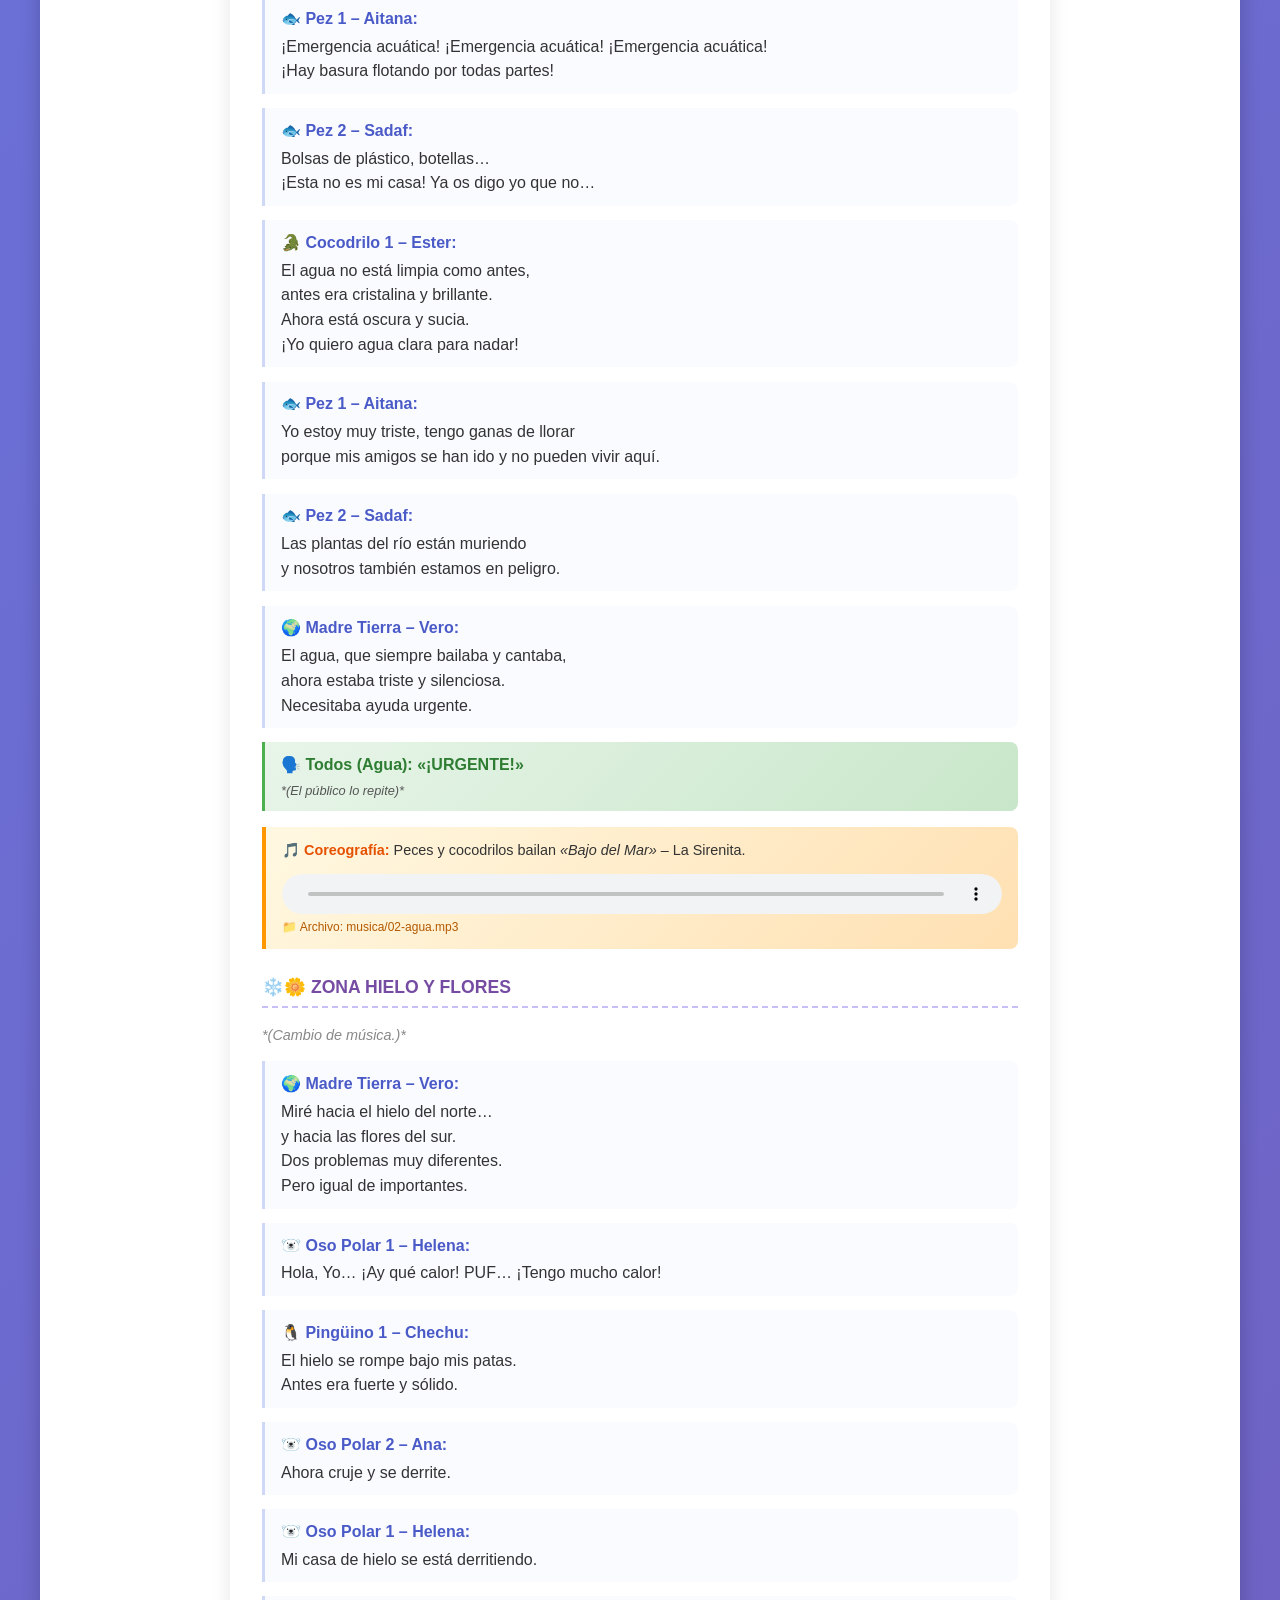
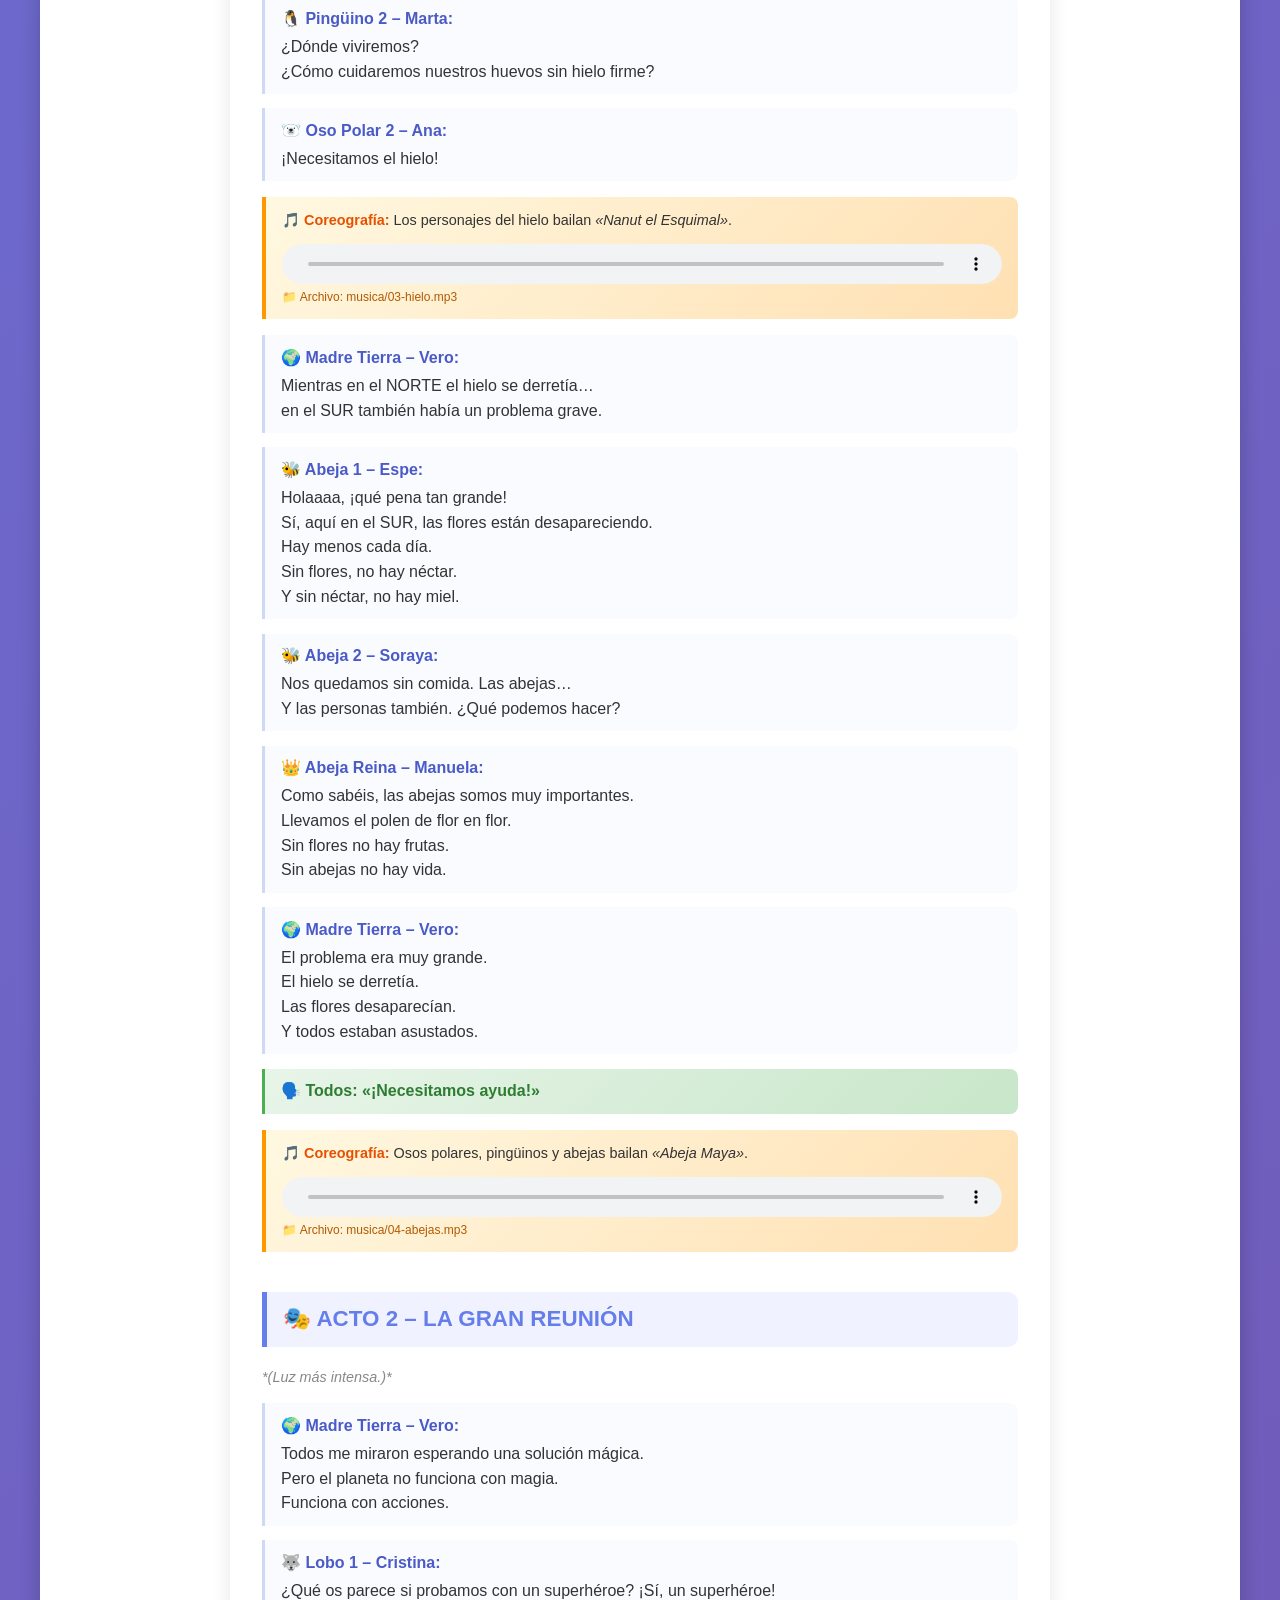
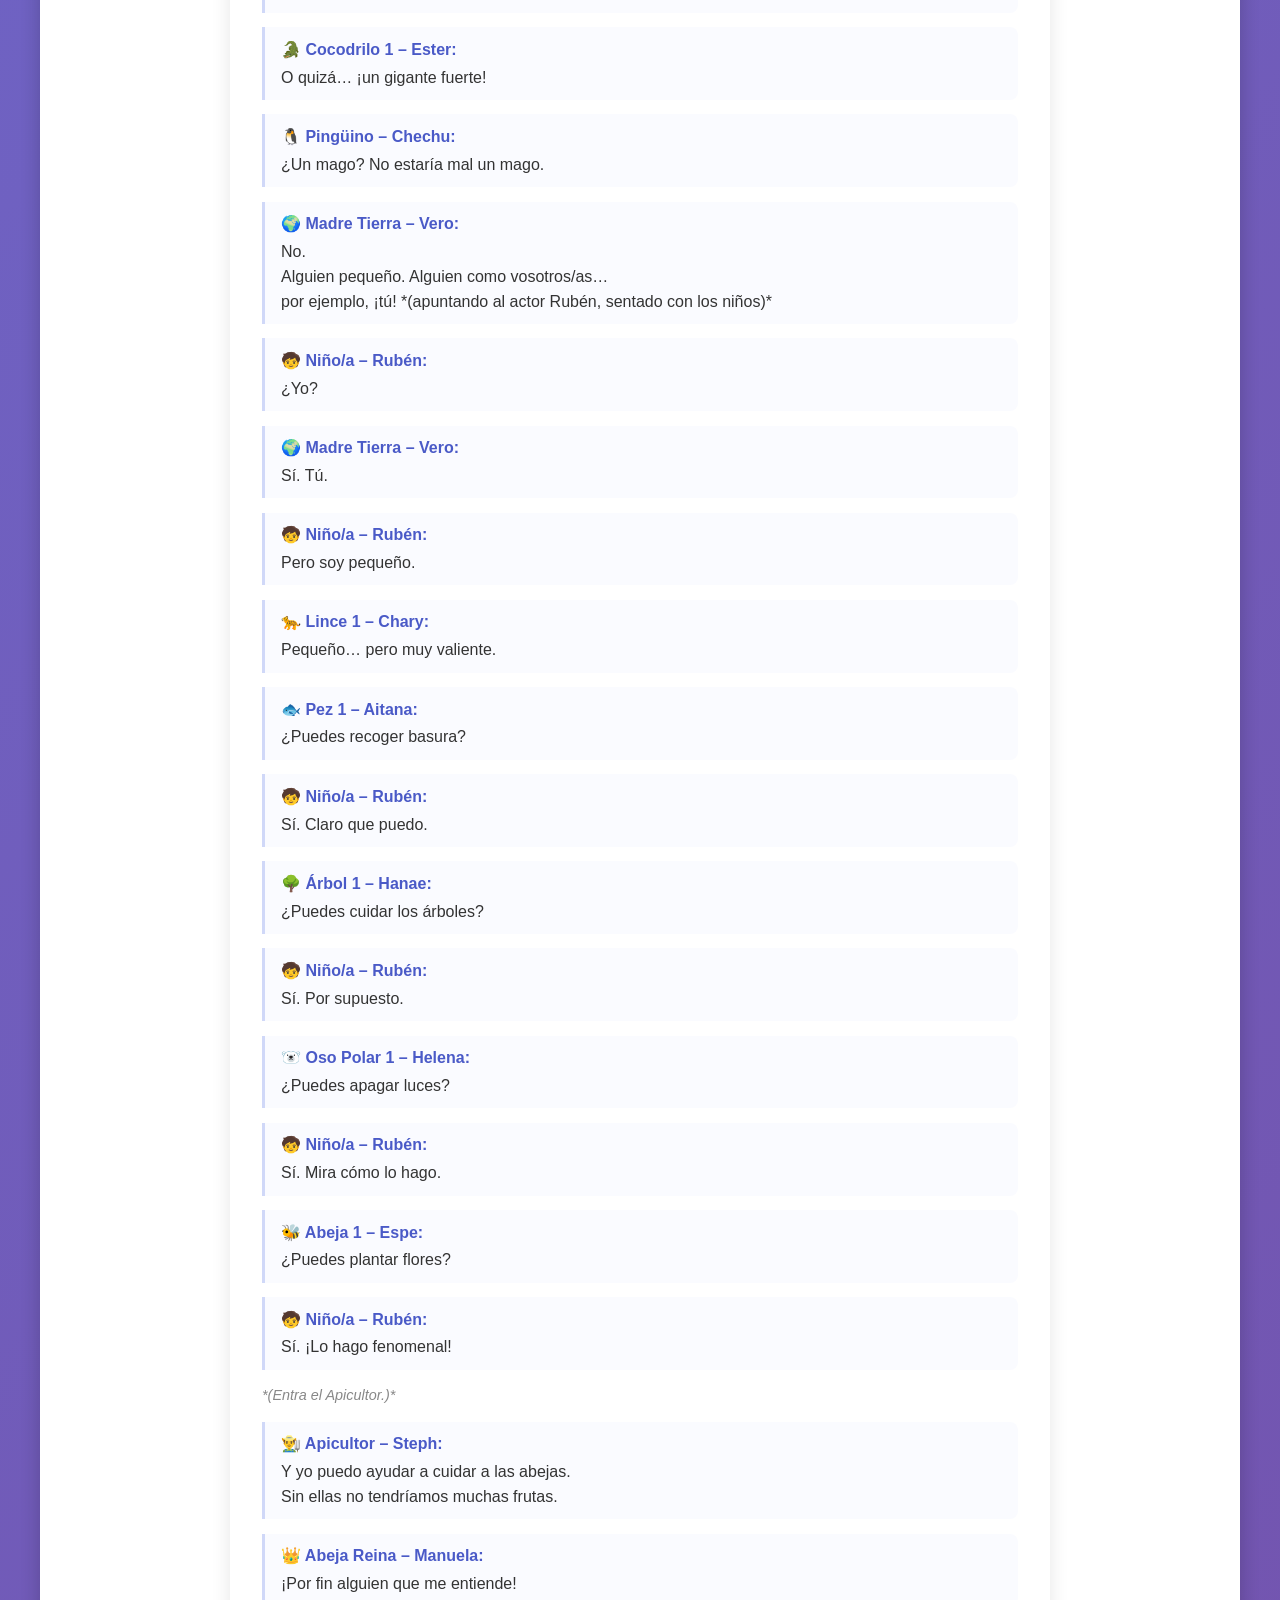
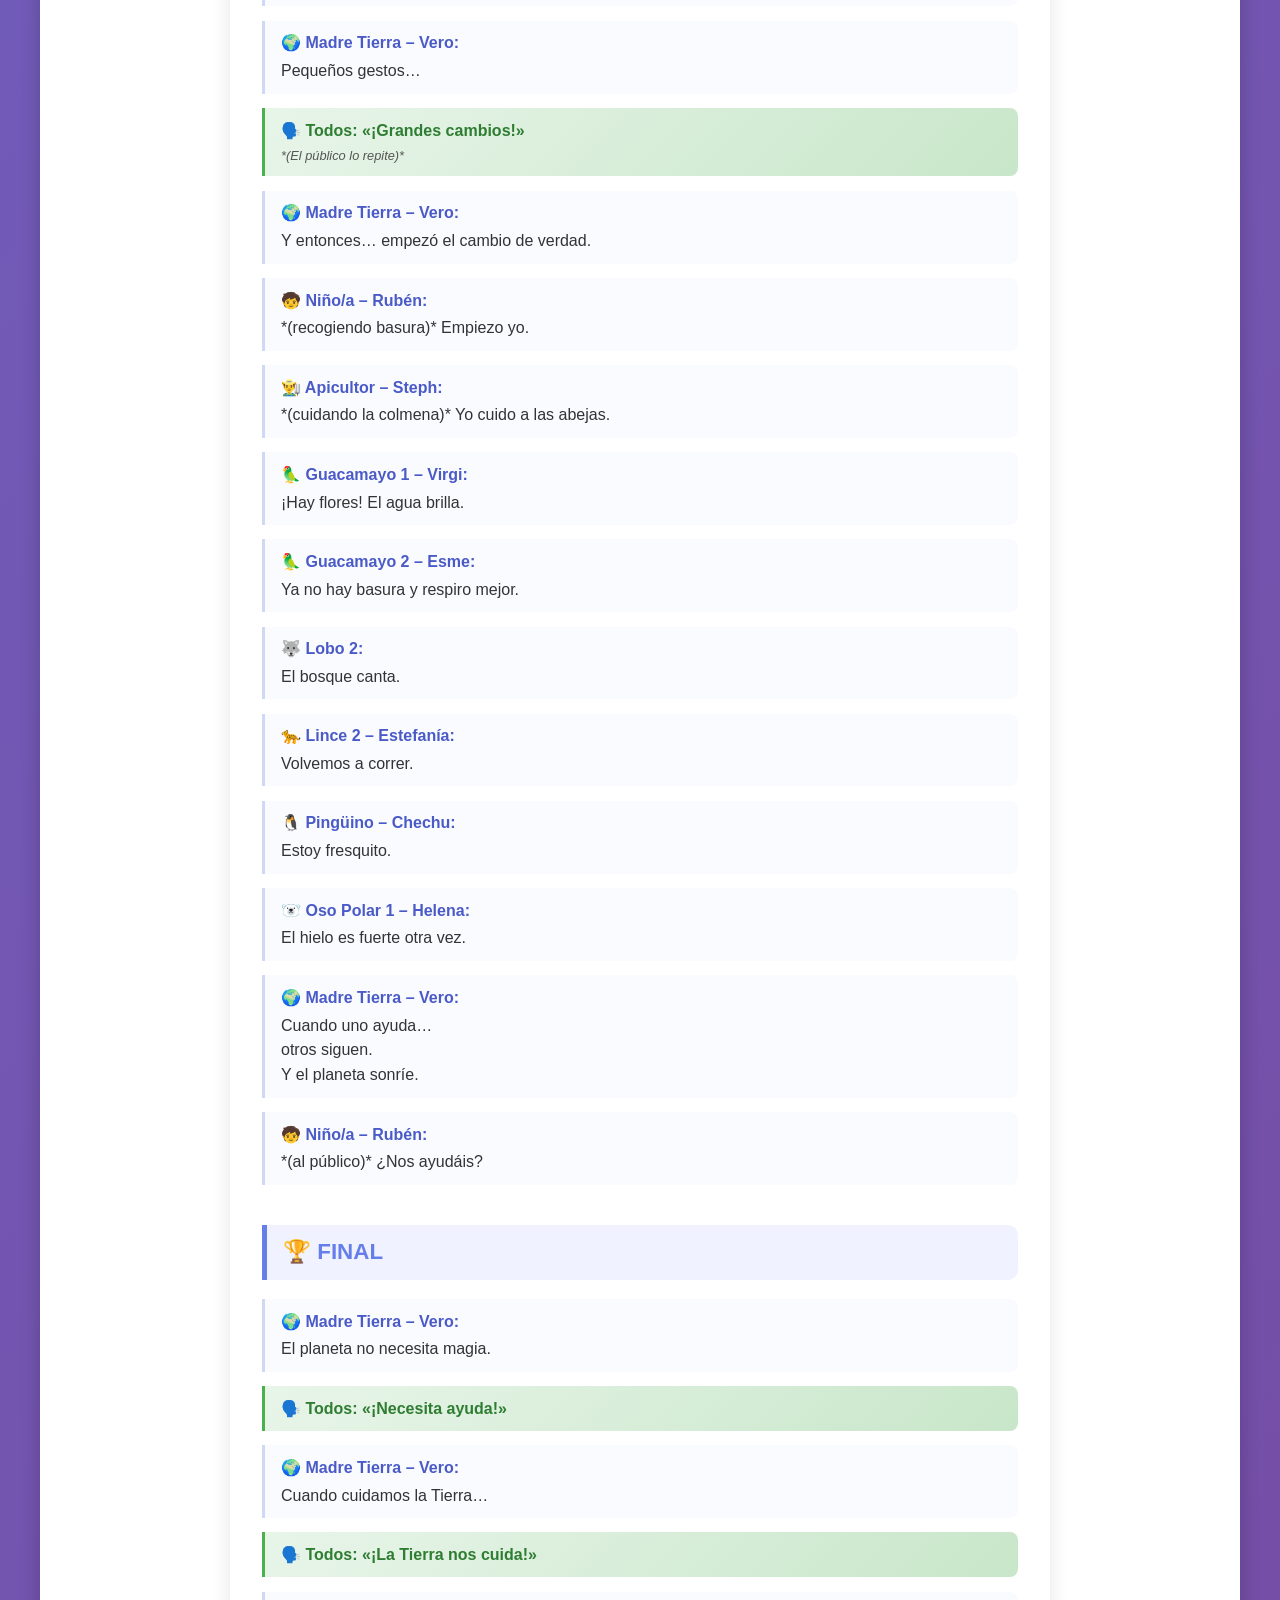
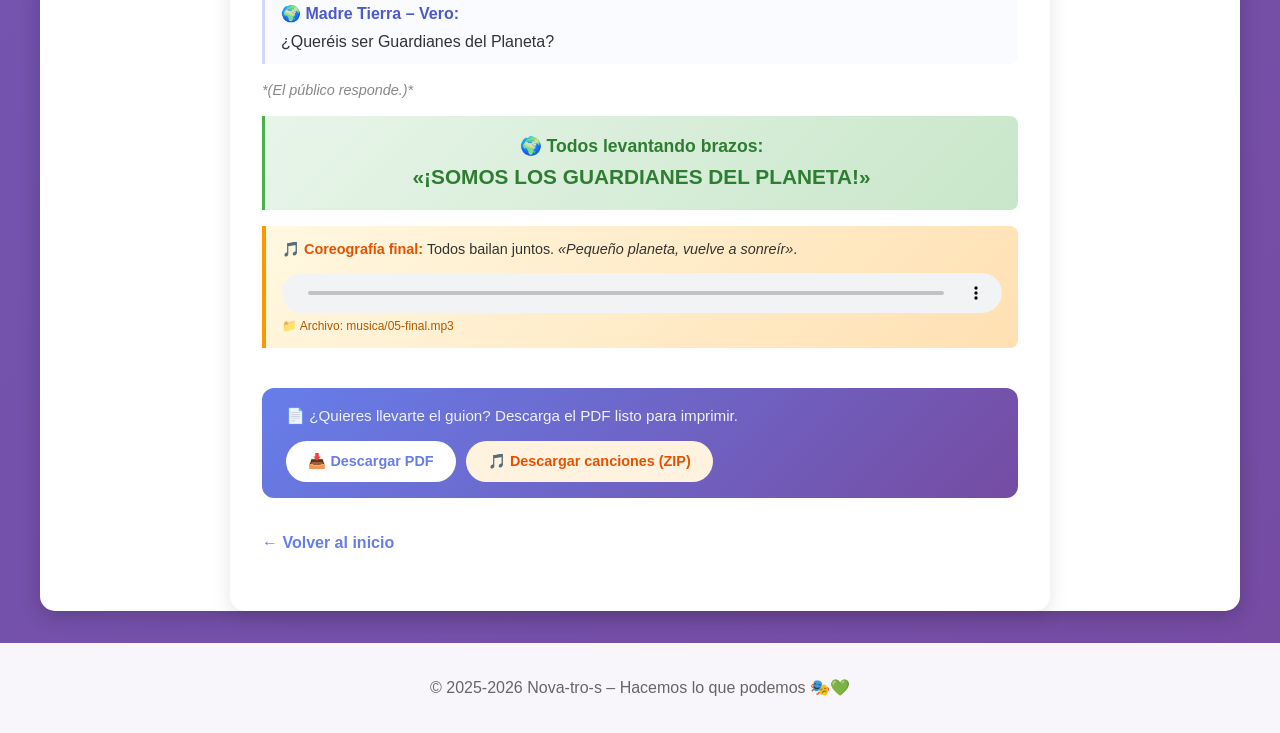
<file: 2025-2026/Trimestre2/teatro.html>
<!DOCTYPE html>
<html lang="es">
<head>
    <meta charset="UTF-8">
    <meta name="viewport" content="width=device-width, initial-scale=1.0">
    <title>🌍 Los Guardianes del Planeta – Guion completo</title>
    <link rel="stylesheet" href="../../styles.css">
    <style>
        .play-content {
            max-width: 820px;
            margin: 2rem auto;
            padding: 2rem;
            background: white;
            border-radius: 15px;
            box-shadow: 0 5px 20px rgba(0,0,0,.1);
        }

        /* ---- Navegación rápida ---- */
        .back-link {
            display: inline-block;
            margin-bottom: 1.5rem;
            color: #667eea;
            text-decoration: none;
            font-weight: 600;
        }
        .back-link:hover { color: #764ba2; }

        .nav-actos {
            display: flex;
            flex-wrap: wrap;
            gap: 0.6rem;
            margin-bottom: 2rem;
        }
        .nav-actos a {
            background: #f0f3ff;
            border: 1.5px solid #b0bdf5;
            border-radius: 20px;
            color: #4a5ac7;
            font-size: 0.85rem;
            font-weight: 600;
            padding: 0.35rem 0.9rem;
            text-decoration: none;
            transition: background .18s, color .18s;
        }
        .nav-actos a:hover {
            background: #667eea;
            border-color: #667eea;
            color: white;
        }

        /* ---- Cabecera de la obra ---- */
        .play-header {
            text-align: center;
            padding: 1.5rem;
            background: linear-gradient(135deg, #667eea 0%, #764ba2 100%);
            border-radius: 12px;
            color: white;
            margin-bottom: 2rem;
        }
        .play-header h1 { font-size: 1.8rem; border: none; color: white; margin-bottom: 0.3rem; }
        .play-header p  { opacity: .9; margin: 0; }

        /* ---- Actos ---- */
        .act-block {
            margin-bottom: 2.5rem;
            scroll-margin-top: 1rem;
        }
        .act-block h2 {
            font-size: 1.4rem;
            color: #667eea;
            background: #f0f3ff;
            border: none;
            border-left: 5px solid #667eea;
            border-radius: 0 10px 10px 0;
            padding: 0.6rem 1rem;
            margin-bottom: 1.2rem;
        }

        /* ---- Zonas ---- */
        .zone-block {
            margin-bottom: 1.5rem;
            scroll-margin-top: 1rem;
        }
        .zone-block h3 {
            font-size: 1.1rem;
            color: #764ba2;
            border-bottom: 2px dashed #c9bef5;
            padding-bottom: 0.3rem;
            margin-bottom: 1rem;
        }

        /* ---- Didascalias / acotaciones ---- */
        .stage-dir {
            font-style: italic;
            color: #888;
            margin: 0.6rem 0;
            font-size: 0.9rem;
        }

        /* ---- Diálogos ---- */
        .dialogue {
            margin: 0.9rem 0;
            padding: 0.6rem 1rem;
            border-left: 3px solid #d0d8f8;
            border-radius: 0 8px 8px 0;
            background: #fafbff;
        }
        .character-name {
            font-weight: bold;
            color: #4a5ac7;
            display: block;
            margin-bottom: 0.2rem;
        }
        .dialogue p {
            margin: 0;
            line-height: 1.55;
            white-space: pre-line;
        }

        /* ---- Frases del público ---- */
        .audience-line {
            background: linear-gradient(135deg, #e8f5e9 0%, #c8e6c9 100%);
            border-left: 3px solid #4caf50;
            border-radius: 0 8px 8px 0;
            padding: 0.6rem 1rem;
            margin: 0.9rem 0;
            font-weight: bold;
            color: #2e7d32;
        }
        .audience-repeat {
            font-size: 0.8rem;
            font-weight: normal;
            color: #555;
            font-style: italic;
            margin-top: 0.2rem;
        }

        /* ---- Coreografías ---- */
        .choreo {
            background: linear-gradient(135deg, #fff8e1 0%, #ffe0b2 100%);
            border-left: 4px solid #ff9800;
            border-radius: 0 8px 8px 0;
            padding: 0.75rem 1rem;
            margin: 1rem 0;
            font-size: 0.9rem;
        }
        .choreo strong { color: #e65100; }
        .choreo a { color: #e65100; }

        /* ---- Reproductor de audio inline ---- */
        .audio-player {
            margin-top: 0.75rem;
        }
        .audio-player audio {
            width: 100%;
            height: 40px;
            border-radius: 25px;
            accent-color: #e65100;
            display: block;
        }
        .audio-file-hint {
            font-size: 0.75rem;
            color: #b35900;
            font-style: normal;
            margin-top: 0.25rem;
            display: block;
        }

        /* ---- Botón PDF ---- */
        .pdf-bar {
            background: linear-gradient(135deg, #667eea 0%, #764ba2 100%);
            color: white;
            padding: 1rem 1.5rem;
            border-radius: 12px;
            display: flex;
            align-items: center;
            justify-content: space-between;
            flex-wrap: wrap;
            gap: 0.8rem;
            margin-bottom: 2rem;
        }
        .pdf-bar p { margin: 0; font-size: 0.95rem; opacity: .9; }
        .pdf-btn {
            background: white;
            color: #667eea;
            font-weight: bold;
            padding: 0.55rem 1.4rem;
            border-radius: 25px;
            text-decoration: none;
            font-size: 0.9rem;
            transition: transform .2s, box-shadow .2s;
            white-space: nowrap;
        }
        .pdf-btn:hover { transform: translateY(-2px); box-shadow: 0 4px 12px rgba(0,0,0,.2); }

        @media (max-width: 600px) {
            .play-content { padding: 1rem; }
            .play-header h1 { font-size: 1.4rem; }
        }
    </style>
</head>
<body>
    <header>
        <div class="container">
            <h1>🎭 Nova-tro-s</h1>
            <p class="subtitle">Hacemos lo que podemos</p>
            <p class="tagline">Teatro de Familias – Educación Infantil</p>
        </div>
    </header>

    <main class="container">
        <div class="play-content">

            <a href="../../index.html" class="back-link">← Volver al inicio</a>

            <div class="play-header">
                <h1>🌍 Los Guardianes del Planeta</h1>
                <p>Obra Infantil · 3 Actos · 20 minutos · 25 de marzo de 2026</p>
            </div>

            <!-- Botón PDF -->
            <div class="pdf-bar">
                <p>📄 ¿Prefieres leerlo en papel? Descarga el PDF listo para imprimir.</p>
                <div style="display:flex;gap:0.6rem;flex-wrap:wrap;">
                    <a href="teatro.pdf" download class="pdf-btn">📥 Descargar PDF</a>
                    <a href="musica/canciones-guardianes-planeta.zip" download class="pdf-btn" style="background:#fff3e0;color:#e65100;">🎵 Descargar canciones (ZIP)</a>
                </div>
            </div>

            <!-- Navegación rápida -->
            <nav class="nav-actos" aria-label="Ir a sección">
                <a href="#acto1">🎭 Acto 1</a>
                <a href="#bosque">🌲 Bosque</a>
                <a href="#agua">🌊 Agua</a>
                <a href="#hielo">❄️ Hielo y Flores</a>
                <a href="#acto2">🎭 Acto 2</a>
                <a href="#final">🏆 Final</a>
            </nav>

            <!-- Música de fondo -->
            <div class="choreo" style="background: linear-gradient(135deg, #e8eaff 0%, #d0d5f8 100%); border-left-color: #667eea;">
                <strong style="color:#4a5ac7;">🎶 Música de fondo</strong> – Suena durante toda la obra.
                <div class="audio-player">
                    <audio controls preload="none" loop data-fondo>
                        <source src="musica/00-fondo.mp3" type="audio/mpeg">
                    </audio>
                    <span class="audio-file-hint" style="color:#4a5ac7;">📁 Archivo: musica/00-fondo.mp3</span>
                </div>
            </div>

            <!-- ===================== ACTO 1 ===================== -->
            <div class="act-block" id="acto1">
                <h2>🎭 ACTO 1 – ALGO NO VA BIEN</h2>

                <p class="stage-dir">*(Luz suave. Madre Tierra en escena.)*</p>

                <div class="dialogue">
                    <span class="character-name">🌍 Madre Tierra – Vero:</span>
                    <p>Érase una vez, la Madre Tierra…
Hace tiempo, el planeta era un lugar feliz.
Los bosques cantaban.
Los ríos brillaban.
El hielo era fuerte.
Las flores crecían.

Pero un día…
empecé a escuchar algo diferente.

Primero escuché al bosque.</p>
                </div>

                <!-- ZONA BOSQUE -->
                <div class="zone-block" id="bosque">
                    <h3>🌲 ZONA BOSQUE</h3>
                    <p class="stage-dir">*(Música de bosque.)*</p>

                    <div class="dialogue">
                        <span class="character-name">🌳 Árbol 1 – Hanae:</span>
                        <p>Buenos días chicos/as, ¿qué tal estáis?
Como veis nosotros somos árboles y queremos que sepáis que antes,
el aire era limpio y fresco.</p>
                    </div>

                    <div class="dialogue">
                        <span class="character-name">🌳 Árbol 2 – Isa:</span>
                        <p>Pero ahora… cof cof… no puedo respirar bien.</p>
                    </div>

                    <div class="dialogue">
                        <span class="character-name">🌳 Árbol 1 – Hanae:</span>
                        <p>Nuestras hojas están tristes.</p>
                    </div>

                    <div class="dialogue">
                        <span class="character-name">🌳 Árbol 2 – Isa:</span>
                        <p>¡Y sabéis qué! Nuestras raíces tienen sed.</p>
                    </div>

                    <div class="dialogue">
                        <span class="character-name">🐺 Lobo 1 – Cristina:</span>
                        <p>*(entra aullando)*
El bosque está muy callado.
Demasiado callado. No escucho a los pájaros. ¿Los oís vosotros?
Ni a los ciervos corriendo.
¿Dónde están todos?</p>
                    </div>

                    <div class="dialogue">
                        <span class="character-name">🐆 Lince 1 – Chary:</span>
                        <p>Por aquí venimos una pareja de linces pero… solo hay 2 árboles,
faltan árboles. Muchos árboles.
Y sin árboles, no hay hogar.</p>
                    </div>

                    <div class="dialogue">
                        <span class="character-name">🐆 Lince 2 – Estefanía:</span>
                        <p>No podemos cazar, no tenemos comida.
Ni descansar a la sombra.</p>
                    </div>

                    <div class="dialogue">
                        <span class="character-name">🦜 Guacamayo 1 – Virgi:</span>
                        <p>Uy, uy, uy…
Desde el cielo veo algo malo. ¿Qué pasa aquí?</p>
                    </div>

                    <div class="dialogue">
                        <span class="character-name">🦜 Guacamayo 2 – Esme:</span>
                        <p>¡Hay humo! Mucho humo.</p>
                    </div>

                    <div class="dialogue">
                        <span class="character-name">🦜 Guacamayo 1 – Virgi:</span>
                        <p>¿Sabes lo que pasa aquí, amigo? Los árboles se caen.</p>
                    </div>

                    <div class="dialogue">
                        <span class="character-name">🦜 Guacamayo 2 – Esme:</span>
                        <p>Y nosotros perdemos nuestros nidos.</p>
                    </div>

                    <div class="dialogue">
                        <span class="character-name">🌍 Madre Tierra – Vero:</span>
                        <p>El bosque estaba preocupado.
Todos tenían miedo por lo que pasaba.
Pero también… esperanza.</p>
                    </div>

                    <div class="audience-line">
                        🗣️ Todos (Bosque): «¡Algo pasa en nuestra casa!»
                        <div class="audience-repeat">*(El público lo repite)*</div>
                    </div>

                    <div class="choreo">
                        <strong>🎵 Coreografía:</strong> Lobos, linces, guacamayos y árboles bailan
                        <em>«Juguemos en el Bosque»</em> de Luli Pampín.
                        <br><a href="https://www.youtube.com/watch?v=BKew9kctfAY" target="_blank">▶️ Ver en YouTube</a>
                        <div class="audio-player">
                            <audio controls preload="none">
                                <source src="musica/01-bosque.mp3" type="audio/mpeg">
                            </audio>
                            <span class="audio-file-hint">📁 Archivo: musica/01-bosque.mp3</span>
                        </div>
                    </div>
                </div>

                <!-- ZONA AGUA -->
                <div class="zone-block" id="agua">
                    <h3>🌊 ZONA AGUA</h3>
                    <p class="stage-dir">*(Cambio de música.)*</p>

                    <div class="dialogue">
                        <span class="character-name">🌍 Madre Tierra – Vero:</span>
                        <p>Después de escuchar al bosque…
Escuché al río.
El río que antes cantaba…
ahora lloraba.</p>
                    </div>

                    <div class="dialogue">
                        <span class="character-name">🐟 Pez 1 – Aitana:</span>
                        <p>¡Emergencia acuática! ¡Emergencia acuática! ¡Emergencia acuática!
¡Hay basura flotando por todas partes!</p>
                    </div>

                    <div class="dialogue">
                        <span class="character-name">🐟 Pez 2 – Sadaf:</span>
                        <p>Bolsas de plástico, botellas…
¡Esta no es mi casa! Ya os digo yo que no…</p>
                    </div>

                    <div class="dialogue">
                        <span class="character-name">🐊 Cocodrilo 1 – Ester:</span>
                        <p>El agua no está limpia como antes,
antes era cristalina y brillante.
Ahora está oscura y sucia.
¡Yo quiero agua clara para nadar!</p>
                    </div>

                    <div class="dialogue">
                        <span class="character-name">🐟 Pez 1 – Aitana:</span>
                        <p>Yo estoy muy triste, tengo ganas de llorar
porque mis amigos se han ido y no pueden vivir aquí.</p>
                    </div>

                    <div class="dialogue">
                        <span class="character-name">🐟 Pez 2 – Sadaf:</span>
                        <p>Las plantas del río están muriendo
y nosotros también estamos en peligro.</p>
                    </div>

                    <div class="dialogue">
                        <span class="character-name">🌍 Madre Tierra – Vero:</span>
                        <p>El agua, que siempre bailaba y cantaba,
ahora estaba triste y silenciosa.
Necesitaba ayuda urgente.</p>
                    </div>

                    <div class="audience-line">
                        🗣️ Todos (Agua): «¡URGENTE!»
                        <div class="audience-repeat">*(El público lo repite)*</div>
                    </div>

                    <div class="choreo">
                        <strong>🎵 Coreografía:</strong> Peces y cocodrilos bailan
                        <em>«Bajo del Mar»</em> – La Sirenita.
                        <div class="audio-player">
                            <audio controls preload="none">
                                <source src="musica/02-agua.mp3" type="audio/mpeg">
                            </audio>
                            <span class="audio-file-hint">📁 Archivo: musica/02-agua.mp3</span>
                        </div>
                    </div>
                </div>

                <!-- ZONA HIELO Y FLORES -->
                <div class="zone-block" id="hielo">
                    <h3>❄️🌼 ZONA HIELO Y FLORES</h3>
                    <p class="stage-dir">*(Cambio de música.)*</p>

                    <div class="dialogue">
                        <span class="character-name">🌍 Madre Tierra – Vero:</span>
                        <p>Miré hacia el hielo del norte…
y hacia las flores del sur.
Dos problemas muy diferentes.
Pero igual de importantes.</p>
                    </div>

                    <div class="dialogue">
                        <span class="character-name">🐻‍❄️ Oso Polar 1 – Helena:</span>
                        <p>Hola, Yo… ¡Ay qué calor! PUF… ¡Tengo mucho calor!</p>
                    </div>

                    <div class="dialogue">
                        <span class="character-name">🐧 Pingüino 1 – Chechu:</span>
                        <p>El hielo se rompe bajo mis patas.
Antes era fuerte y sólido.</p>
                    </div>

                    <div class="dialogue">
                        <span class="character-name">🐻‍❄️ Oso Polar 2 – Ana:</span>
                        <p>Ahora cruje y se derrite.</p>
                    </div>

                    <div class="dialogue">
                        <span class="character-name">🐻‍❄️ Oso Polar 1 – Helena:</span>
                        <p>Mi casa de hielo se está derritiendo.</p>
                    </div>

                    <div class="dialogue">
                        <span class="character-name">🐧 Pingüino 2 – Marta:</span>
                        <p>¿Dónde viviremos?
¿Cómo cuidaremos nuestros huevos sin hielo firme?</p>
                    </div>

                    <div class="dialogue">
                        <span class="character-name">🐻‍❄️ Oso Polar 2 – Ana:</span>
                        <p>¡Necesitamos el hielo!</p>
                    </div>

                    <div class="choreo">
                        <strong>🎵 Coreografía:</strong> Los personajes del hielo bailan
                        <em>«Nanut el Esquimal»</em>.
                        <div class="audio-player">
                            <audio controls preload="none">
                                <source src="musica/03-hielo.mp3" type="audio/mpeg">
                            </audio>
                            <span class="audio-file-hint">📁 Archivo: musica/03-hielo.mp3</span>
                        </div>
                    </div>

                    <div class="dialogue">
                        <span class="character-name">🌍 Madre Tierra – Vero:</span>
                        <p>Mientras en el NORTE el hielo se derretía…
en el SUR también había un problema grave.</p>
                    </div>

                    <div class="dialogue">
                        <span class="character-name">🐝 Abeja 1 – Espe:</span>
                        <p>Holaaaa, ¡qué pena tan grande!
Sí, aquí en el SUR, las flores están desapareciendo.
Hay menos cada día.
Sin flores, no hay néctar.
Y sin néctar, no hay miel.</p>
                    </div>

                    <div class="dialogue">
                        <span class="character-name">🐝 Abeja 2 – Soraya:</span>
                        <p>Nos quedamos sin comida. Las abejas…
Y las personas también. ¿Qué podemos hacer?</p>
                    </div>

                    <div class="dialogue">
                        <span class="character-name">👑 Abeja Reina – Manuela:</span>
                        <p>Como sabéis, las abejas somos muy importantes.
Llevamos el polen de flor en flor.
Sin flores no hay frutas.
Sin abejas no hay vida.</p>
                    </div>

                    <div class="dialogue">
                        <span class="character-name">🌍 Madre Tierra – Vero:</span>
                        <p>El problema era muy grande.
El hielo se derretía.
Las flores desaparecían.
Y todos estaban asustados.</p>
                    </div>

                    <div class="audience-line">
                        🗣️ Todos: «¡Necesitamos ayuda!»
                    </div>

                    <div class="choreo">
                        <strong>🎵 Coreografía:</strong> Osos polares, pingüinos y abejas bailan
                        <em>«Abeja Maya»</em>.
                        <div class="audio-player">
                            <audio controls preload="none">
                                <source src="musica/04-abejas.mp3" type="audio/mpeg">
                            </audio>
                            <span class="audio-file-hint">📁 Archivo: musica/04-abejas.mp3</span>
                        </div>
                    </div>
                </div>
            </div>

            <!-- ===================== ACTO 2 ===================== -->
            <div class="act-block" id="acto2">
                <h2>🎭 ACTO 2 – LA GRAN REUNIÓN</h2>
                <p class="stage-dir">*(Luz más intensa.)*</p>

                <div class="dialogue">
                    <span class="character-name">🌍 Madre Tierra – Vero:</span>
                    <p>Todos me miraron esperando una solución mágica.
Pero el planeta no funciona con magia.
Funciona con acciones.</p>
                </div>

                <div class="dialogue">
                    <span class="character-name">🐺 Lobo 1 – Cristina:</span>
                    <p>¿Qué os parece si probamos con un superhéroe? ¡Sí, un superhéroe!</p>
                </div>

                <div class="dialogue">
                    <span class="character-name">🐊 Cocodrilo 1 – Ester:</span>
                    <p>O quizá… ¡un gigante fuerte!</p>
                </div>

                <div class="dialogue">
                    <span class="character-name">🐧 Pingüino – Chechu:</span>
                    <p>¿Un mago? No estaría mal un mago.</p>
                </div>

                <div class="dialogue">
                    <span class="character-name">🌍 Madre Tierra – Vero:</span>
                    <p>No.
Alguien pequeño. Alguien como vosotros/as…
por ejemplo, ¡tú! *(apuntando al actor Rubén, sentado con los niños)*</p>
                </div>

                <div class="dialogue">
                    <span class="character-name">🧒 Niño/a – Rubén:</span>
                    <p>¿Yo?</p>
                </div>

                <div class="dialogue">
                    <span class="character-name">🌍 Madre Tierra – Vero:</span>
                    <p>Sí. Tú.</p>
                </div>

                <div class="dialogue">
                    <span class="character-name">🧒 Niño/a – Rubén:</span>
                    <p>Pero soy pequeño.</p>
                </div>

                <div class="dialogue">
                    <span class="character-name">🐆 Lince 1 – Chary:</span>
                    <p>Pequeño… pero muy valiente.</p>
                </div>

                <div class="dialogue">
                    <span class="character-name">🐟 Pez 1 – Aitana:</span>
                    <p>¿Puedes recoger basura?</p>
                </div>
                <div class="dialogue">
                    <span class="character-name">🧒 Niño/a – Rubén:</span>
                    <p>Sí. Claro que puedo.</p>
                </div>

                <div class="dialogue">
                    <span class="character-name">🌳 Árbol 1 – Hanae:</span>
                    <p>¿Puedes cuidar los árboles?</p>
                </div>
                <div class="dialogue">
                    <span class="character-name">🧒 Niño/a – Rubén:</span>
                    <p>Sí. Por supuesto.</p>
                </div>

                <div class="dialogue">
                    <span class="character-name">🐻‍❄️ Oso Polar 1 – Helena:</span>
                    <p>¿Puedes apagar luces?</p>
                </div>
                <div class="dialogue">
                    <span class="character-name">🧒 Niño/a – Rubén:</span>
                    <p>Sí. Mira cómo lo hago.</p>
                </div>

                <div class="dialogue">
                    <span class="character-name">🐝 Abeja 1 – Espe:</span>
                    <p>¿Puedes plantar flores?</p>
                </div>
                <div class="dialogue">
                    <span class="character-name">🧒 Niño/a – Rubén:</span>
                    <p>Sí. ¡Lo hago fenomenal!</p>
                </div>

                <p class="stage-dir">*(Entra el Apicultor.)*</p>

                <div class="dialogue">
                    <span class="character-name">👨‍🌾 Apicultor – Steph:</span>
                    <p>Y yo puedo ayudar a cuidar a las abejas.
Sin ellas no tendríamos muchas frutas.</p>
                </div>

                <div class="dialogue">
                    <span class="character-name">👑 Abeja Reina – Manuela:</span>
                    <p>¡Por fin alguien que me entiende!</p>
                </div>

                <div class="dialogue">
                    <span class="character-name">🌍 Madre Tierra – Vero:</span>
                    <p>Pequeños gestos…</p>
                </div>

                <div class="audience-line">
                    🗣️ Todos: «¡Grandes cambios!»
                    <div class="audience-repeat">*(El público lo repite)*</div>
                </div>

                <div class="dialogue">
                    <span class="character-name">🌍 Madre Tierra – Vero:</span>
                    <p>Y entonces… empezó el cambio de verdad.</p>
                </div>

                <div class="dialogue">
                    <span class="character-name">🧒 Niño/a – Rubén:</span>
                    <p>*(recogiendo basura)* Empiezo yo.</p>
                </div>

                <div class="dialogue">
                    <span class="character-name">👨‍🌾 Apicultor – Steph:</span>
                    <p>*(cuidando la colmena)* Yo cuido a las abejas.</p>
                </div>

                <div class="dialogue">
                    <span class="character-name">🦜 Guacamayo 1 – Virgi:</span>
                    <p>¡Hay flores! El agua brilla.</p>
                </div>

                <div class="dialogue">
                    <span class="character-name">🦜 Guacamayo 2 – Esme:</span>
                    <p>Ya no hay basura y respiro mejor.</p>
                </div>

                <div class="dialogue">
                    <span class="character-name">🐺 Lobo 2:</span>
                    <p>El bosque canta.</p>
                </div>

                <div class="dialogue">
                    <span class="character-name">🐆 Lince 2 – Estefanía:</span>
                    <p>Volvemos a correr.</p>
                </div>

                <div class="dialogue">
                    <span class="character-name">🐧 Pingüino – Chechu:</span>
                    <p>Estoy fresquito.</p>
                </div>

                <div class="dialogue">
                    <span class="character-name">🐻‍❄️ Oso Polar 1 – Helena:</span>
                    <p>El hielo es fuerte otra vez.</p>
                </div>

                <div class="dialogue">
                    <span class="character-name">🌍 Madre Tierra – Vero:</span>
                    <p>Cuando uno ayuda…
otros siguen.
Y el planeta sonríe.</p>
                </div>

                <div class="dialogue">
                    <span class="character-name">🧒 Niño/a – Rubén:</span>
                    <p>*(al público)* ¿Nos ayudáis?</p>
                </div>
            </div>

            <!-- ===================== FINAL ===================== -->
            <div class="act-block" id="final">
                <h2>🏆 FINAL</h2>

                <div class="dialogue">
                    <span class="character-name">🌍 Madre Tierra – Vero:</span>
                    <p>El planeta no necesita magia.</p>
                </div>

                <div class="audience-line">🗣️ Todos: «¡Necesita ayuda!»</div>

                <div class="dialogue">
                    <span class="character-name">🌍 Madre Tierra – Vero:</span>
                    <p>Cuando cuidamos la Tierra…</p>
                </div>

                <div class="audience-line">🗣️ Todos: «¡La Tierra nos cuida!»</div>

                <div class="dialogue">
                    <span class="character-name">🌍 Madre Tierra – Vero:</span>
                    <p>¿Queréis ser Guardianes del Planeta?</p>
                </div>

                <p class="stage-dir">*(El público responde.)*</p>

                <div class="audience-line" style="font-size:1.1rem; text-align:center; padding: 1rem;">
                    🌍 Todos levantando brazos:<br>
                    <span style="font-size:1.3rem;">«¡SOMOS LOS GUARDIANES DEL PLANETA!»</span>
                </div>

                <div class="choreo">
                    <strong>🎵 Coreografía final:</strong> Todos bailan juntos.
                    <em>«Pequeño planeta, vuelve a sonreír»</em>.
                    <div class="audio-player">
                        <audio controls preload="none">
                            <source src="musica/05-final.mp3" type="audio/mpeg">
                        </audio>
                            <span class="audio-file-hint">📁 Archivo: musica/05-final.mp3</span>
                    </div>
                </div>
            </div>

            <!-- Botón PDF al final -->
            <div class="pdf-bar" style="margin-top:2rem;">
                <p>📄 ¿Quieres llevarte el guion? Descarga el PDF listo para imprimir.</p>
                <div style="display:flex;gap:0.6rem;flex-wrap:wrap;">
                    <a href="teatro.pdf" download class="pdf-btn">📥 Descargar PDF</a>
                    <a href="musica/canciones-guardianes-planeta.zip" download class="pdf-btn" style="background:#fff3e0;color:#e65100;">🎵 Descargar canciones (ZIP)</a>
                </div>
            </div>

            <a href="../../index.html" class="back-link">← Volver al inicio</a>

        </div>
    </main>

    <footer style="background:rgba(255,255,255,.95); padding:2rem 0; text-align:center; margin-top:2rem;">
        <div class="container">
            <p>&copy; 2025-2026 Nova-tro-s – Hacemos lo que podemos 🎭💚</p>
        </div>
    </footer>
    <script>
        // Al dar Play en una coreografía, pausa las demás (pero NO la música de fondo)
        document.addEventListener('DOMContentLoaded', () => {
            const fondo   = document.querySelector('audio[data-fondo]');
            const audios  = document.querySelectorAll('audio');
            const choreos = document.querySelectorAll('audio:not([data-fondo])');

            choreos.forEach(audio => {
                audio.addEventListener('play', () => {
                    choreos.forEach(other => { if (other !== audio) other.pause(); });
                });
            });
        });
    </script>
</body>
</html>
</file>
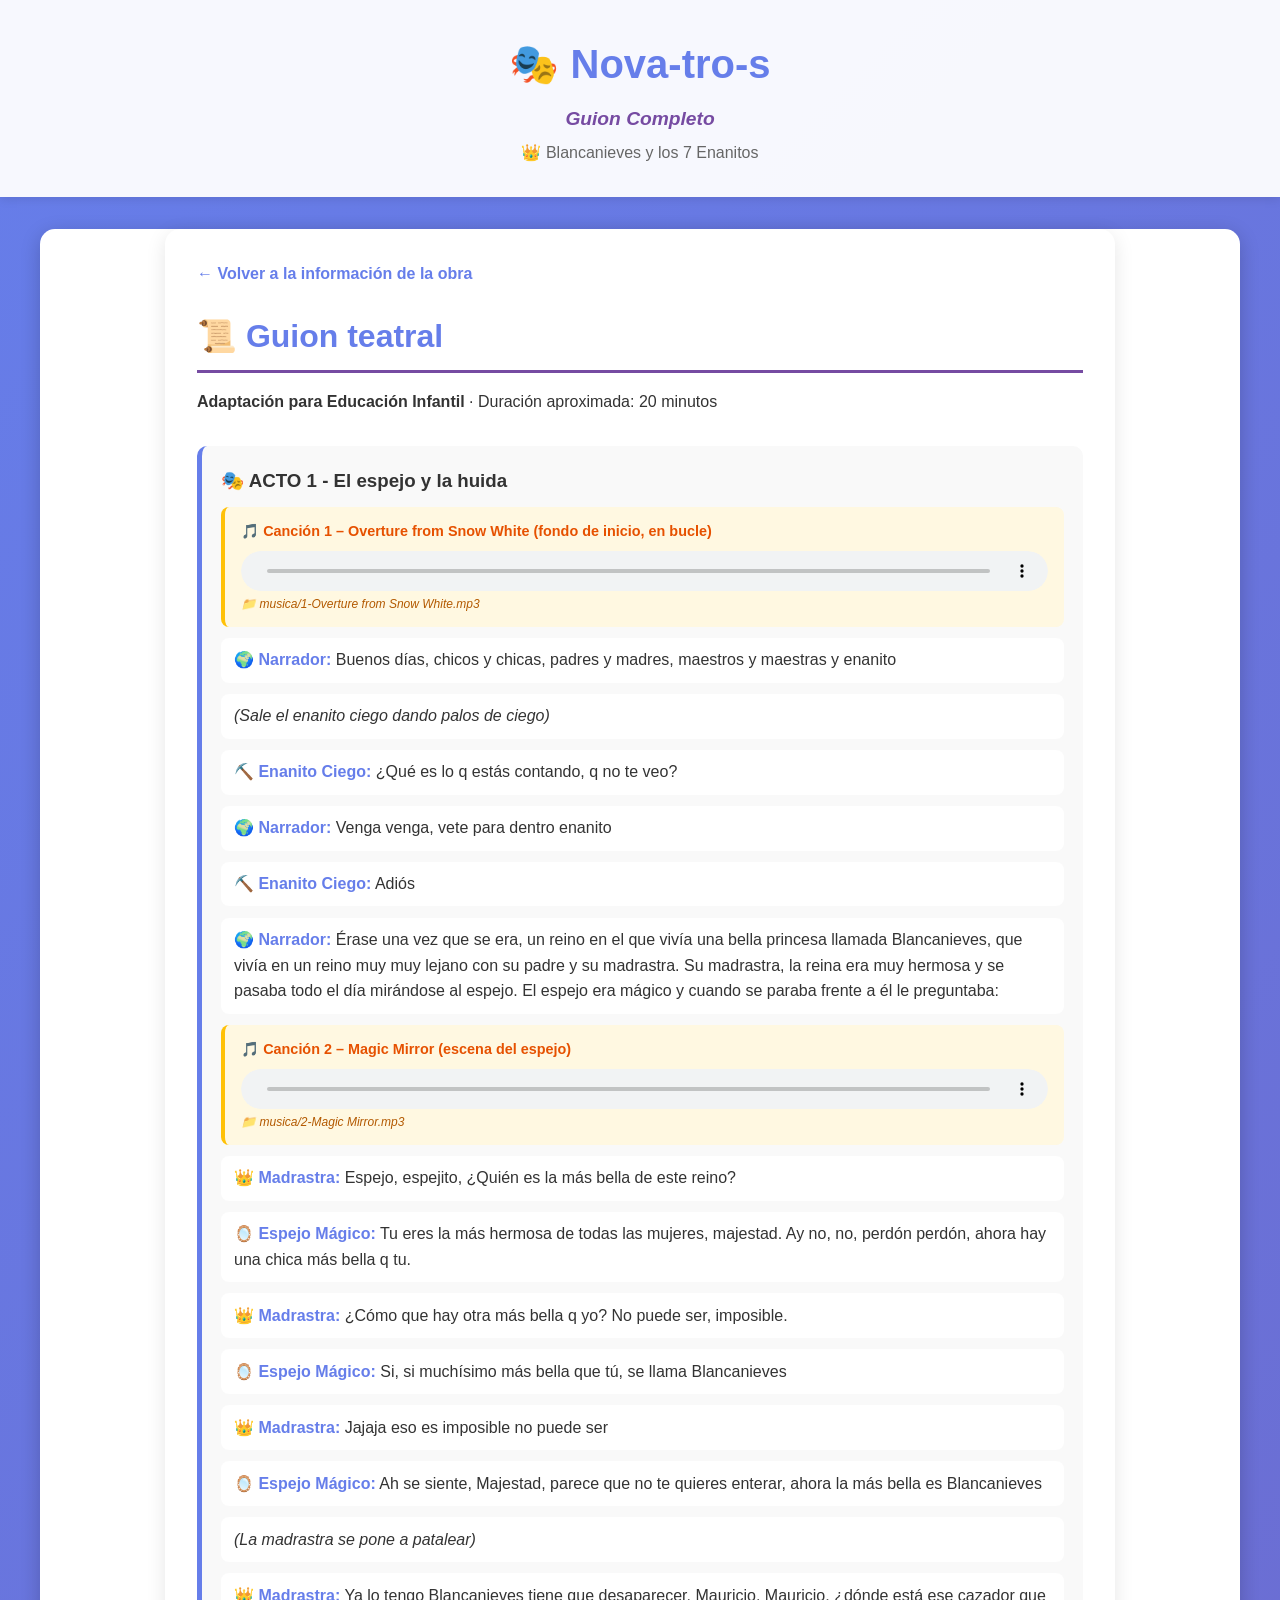
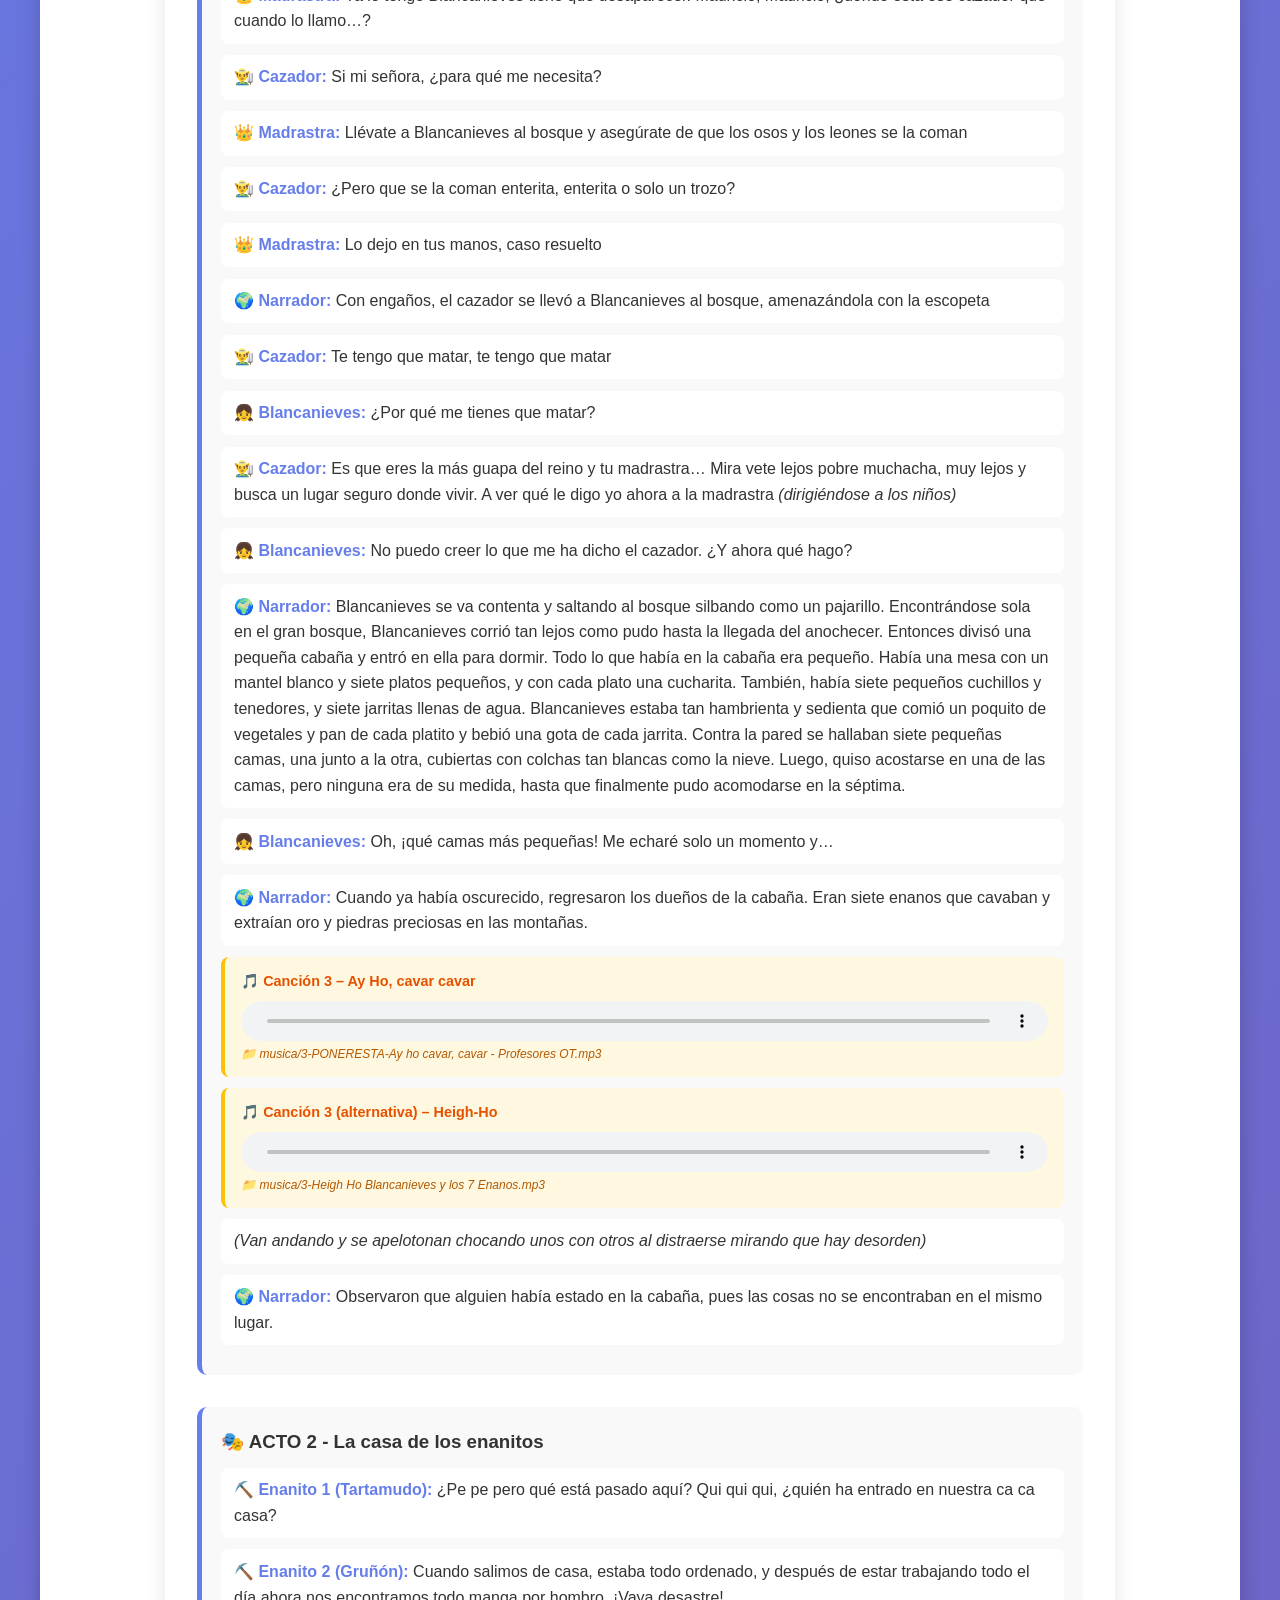
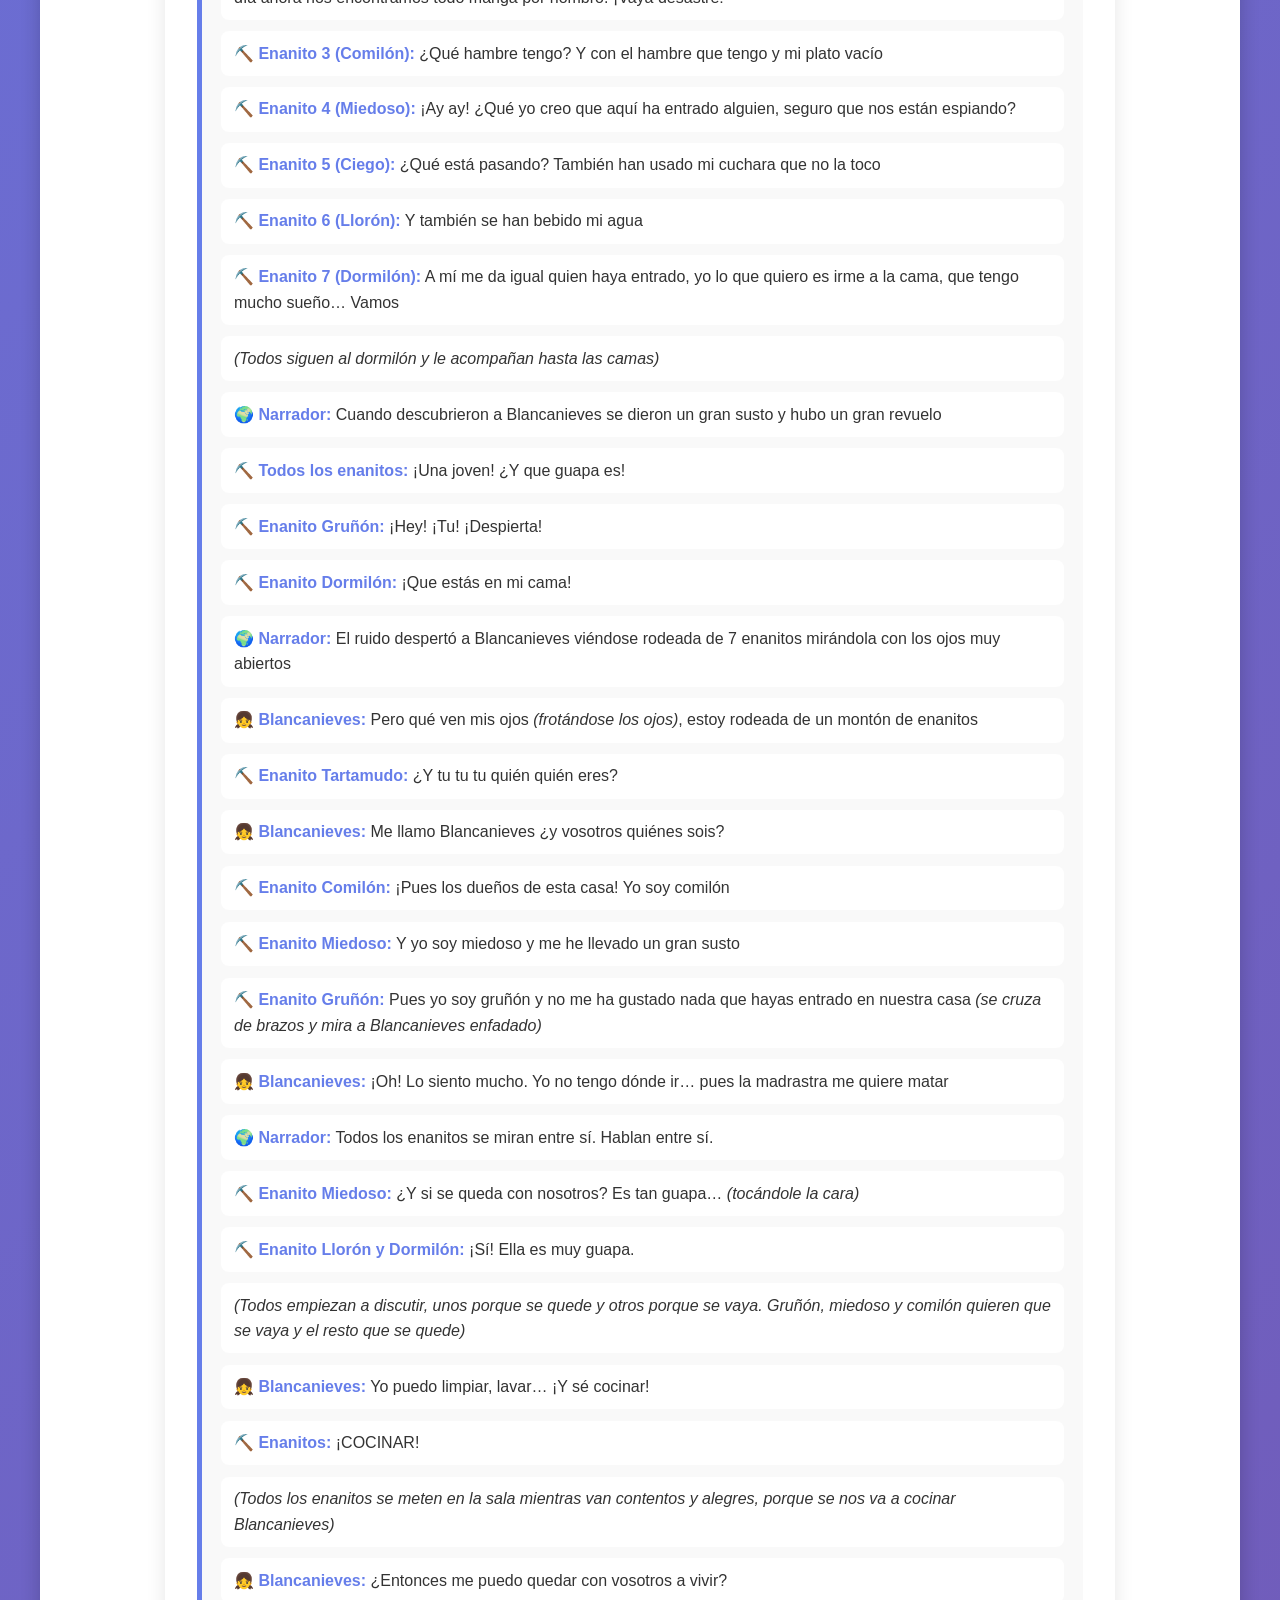
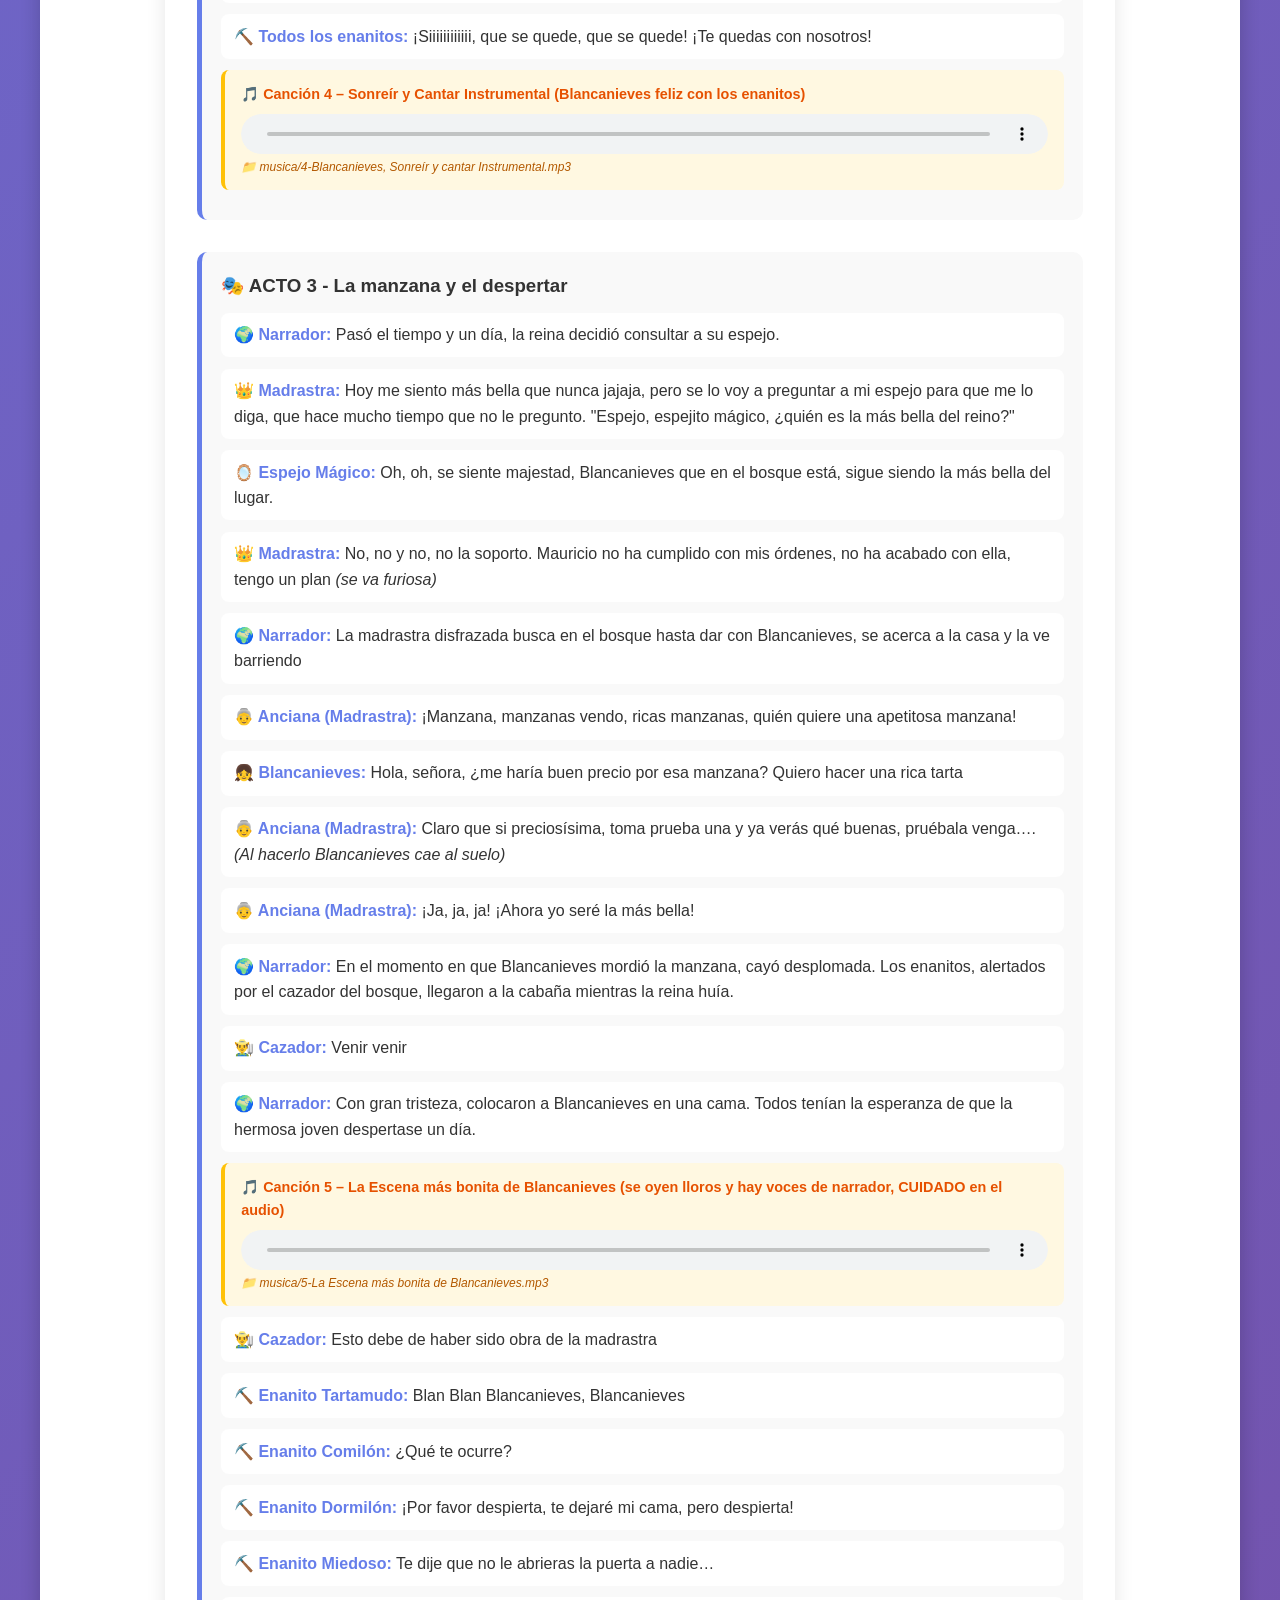
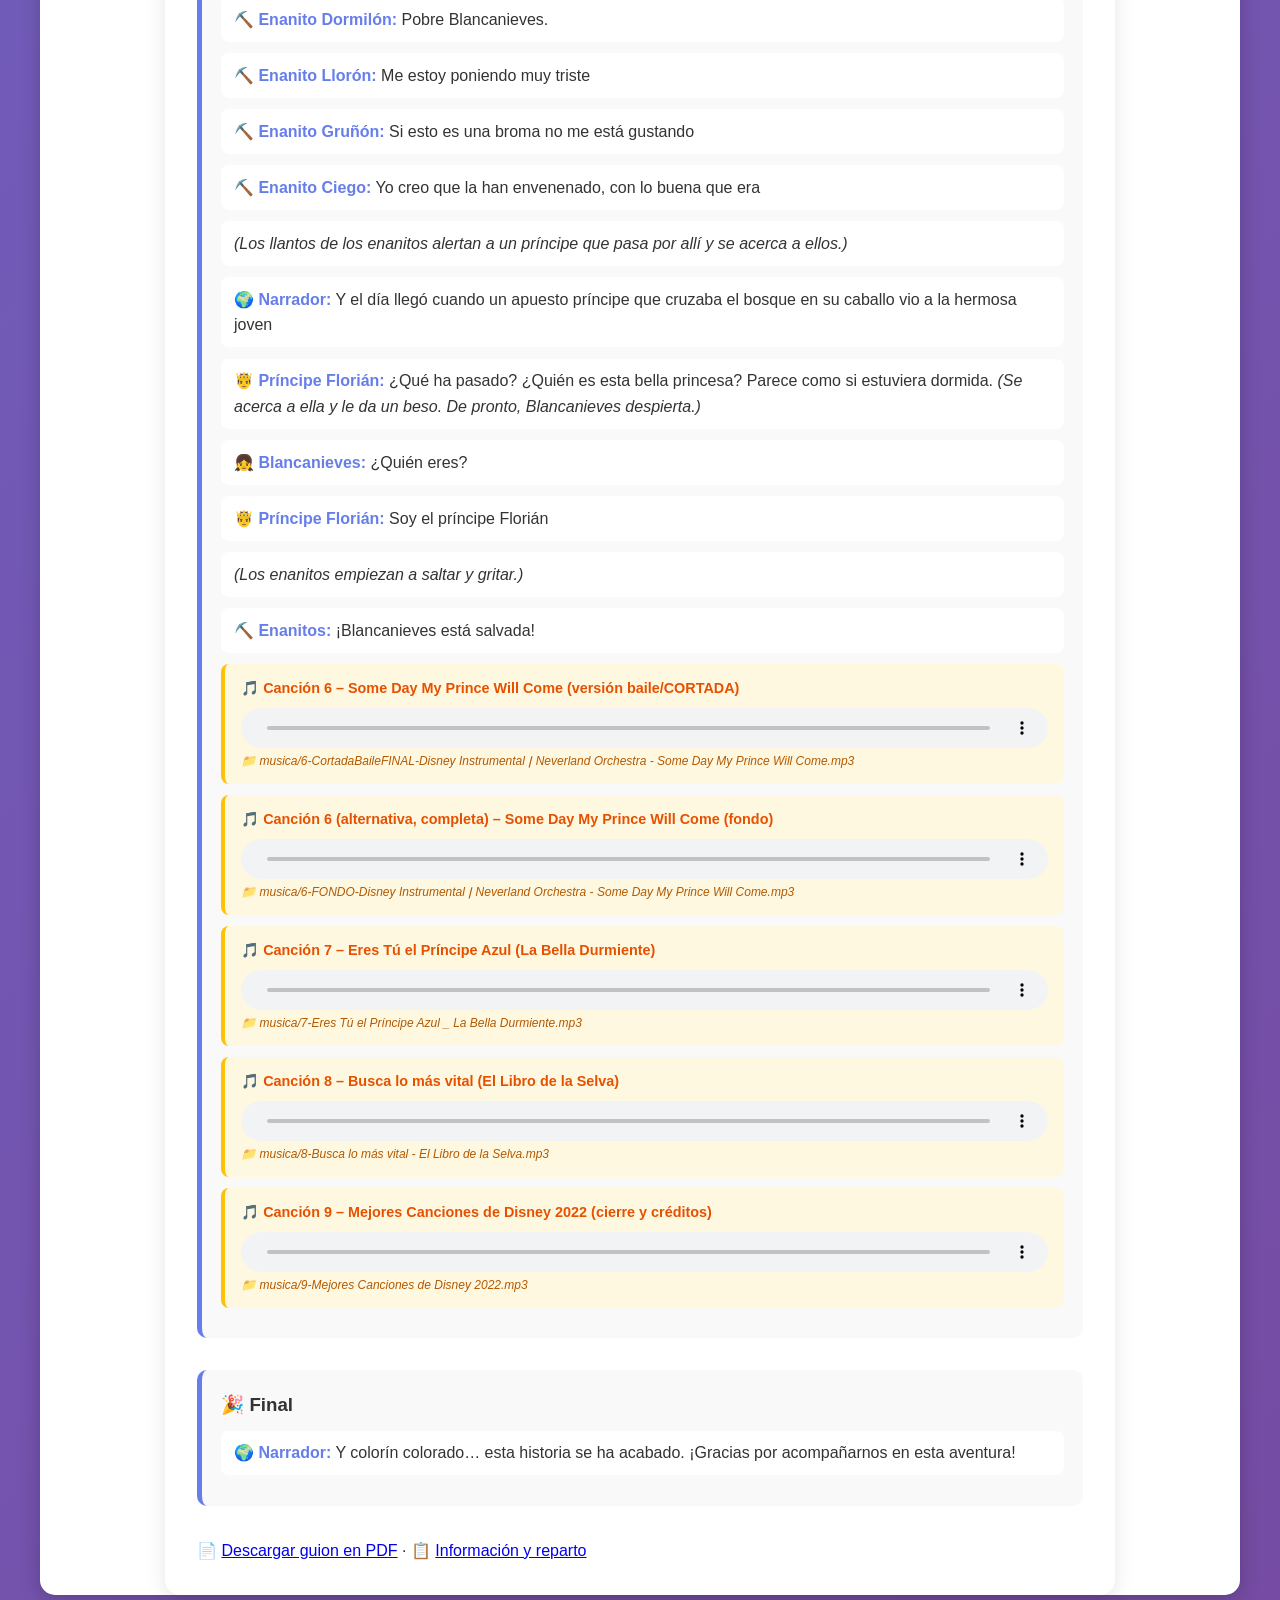
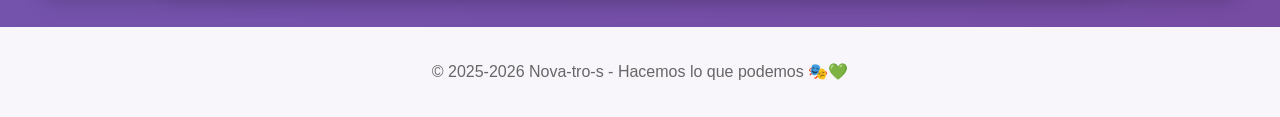
<file: 2025-2026/Trimestre3/blancanieves-y-los-7-enanitos.html>
<!DOCTYPE html>
<html lang="es">
<head>
    <meta charset="UTF-8">
    <meta name="viewport" content="width=device-width, initial-scale=1.0">
    <title>Guion - Blancanieves y los 7 Enanitos</title>
    <link rel="stylesheet" href="../../styles.css">
    <style>
        .script-container {
            max-width: 950px;
            margin: 2rem auto;
            padding: 2rem;
            background: white;
            border-radius: 15px;
            box-shadow: 0 5px 20px rgba(0, 0, 0, 0.1);
        }

        .back-link {
            display: inline-block;
            margin-bottom: 1.5rem;
            color: #667eea;
            text-decoration: none;
            font-weight: 600;
        }

        .act {
            margin: 2rem 0;
            padding: 1.2rem;
            border-radius: 10px;
            background: #f9f9f9;
            border-left: 5px solid #667eea;
        }

        .line {
            margin: 0.7rem 0;
            padding: 0.6rem 0.8rem;
            border-radius: 8px;
            background: white;
        }

        .speaker {
            font-weight: bold;
            color: #667eea;
        }

        /* ---- Reproductor de audio inline ---- */
        .music-cue {
            margin: 0.7rem 0;
            padding: 0.8rem 1rem;
            border-radius: 8px;
            background: #fff8e1;
            border-left: 4px solid #ffc107;
        }
        .music-cue-title {
            font-weight: 700;
            color: #e65100;
            font-size: 0.9rem;
            margin-bottom: 0.5rem;
            display: block;
        }
        .music-cue audio {
            width: 100%;
            height: 40px;
            border-radius: 25px;
            accent-color: #e65100;
            display: block;
        }
        .audio-file-hint {
            font-size: 0.75rem;
            color: #b35900;
            font-style: italic;
            margin-top: 0.25rem;
            display: block;
        }
    </style>
</head>
<body>
    <header>
        <div class="container">
            <h1>🎭 Nova-tro-s</h1>
            <p class="subtitle">Guion Completo</p>
            <p class="tagline">👑 Blancanieves y los 7 Enanitos</p>
        </div>
    </header>

    <main class="container">
        <div class="script-container">
            <a href="index.html" class="back-link">← Volver a la información de la obra</a>

            <h2>📜 Guion teatral</h2>
            <p><strong>Adaptación para Educación Infantil</strong> · Duración aproximada: 20 minutos</p>

            <div class="act">
                <h3>🎭 ACTO 1 - El espejo y la huida</h3>
                <div class="music-cue">
                    <span class="music-cue-title">🎵 Canción 1 – Overture from Snow White (fondo de inicio, en bucle)</span>
                    <audio controls preload="none" loop>
                        <source src="musica/1-Overture from Snow White.mp3" type="audio/mpeg">
                    </audio>
                    <span class="audio-file-hint">📁 musica/1-Overture from Snow White.mp3</span>
                </div>
                <p class="line"><span class="speaker">🌍 Narrador:</span> Buenos días, chicos y chicas, padres y madres, maestros y maestras y enanito</p>
                <p class="line"><em>(Sale el enanito ciego dando palos de ciego)</em></p>
                <p class="line"><span class="speaker">⛏️ Enanito Ciego:</span> ¿Qué es lo q estás contando, q no te veo?</p>
                <p class="line"><span class="speaker">🌍 Narrador:</span> Venga venga, vete para dentro enanito</p>
                <p class="line"><span class="speaker">⛏️ Enanito Ciego:</span> Adiós</p>
                <p class="line"><span class="speaker">🌍 Narrador:</span> Érase una vez que se era, un reino en el que vivía una bella princesa llamada Blancanieves, que vivía en un reino muy muy lejano con su padre y su madrastra. Su madrastra, la reina era muy hermosa y se pasaba todo el día mirándose al espejo. El espejo era mágico y cuando se paraba frente a él le preguntaba:</p>
                <div class="music-cue">
                    <span class="music-cue-title">🎵 Canción 2 – Magic Mirror (escena del espejo)</span>
                    <audio controls preload="none">
                        <source src="musica/2-Magic Mirror.mp3" type="audio/mpeg">
                    </audio>
                    <span class="audio-file-hint">📁 musica/2-Magic Mirror.mp3</span>
                </div>
                <p class="line"><span class="speaker">👑 Madrastra:</span> Espejo, espejito, ¿Quién es la más bella de este reino?</p>
                <p class="line"><span class="speaker">🪞 Espejo Mágico:</span> Tu eres la más hermosa de todas las mujeres, majestad. Ay no, no, perdón perdón, ahora hay una chica más bella q tu.</p>
                <p class="line"><span class="speaker">👑 Madrastra:</span> ¿Cómo que hay otra más bella q yo? No puede ser, imposible.</p>
                <p class="line"><span class="speaker">🪞 Espejo Mágico:</span> Si, si muchísimo más bella que tú, se llama Blancanieves</p>
                <p class="line"><span class="speaker">👑 Madrastra:</span> Jajaja eso es imposible no puede ser</p>
                <p class="line"><span class="speaker">🪞 Espejo Mágico:</span> Ah se siente, Majestad, parece que no te quieres enterar, ahora la más bella es Blancanieves</p>
                <p class="line"><em>(La madrastra se pone a patalear)</em></p>
                <p class="line"><span class="speaker">👑 Madrastra:</span> Ya lo tengo Blancanieves tiene que desaparecer. Mauricio, Mauricio, ¿dónde está ese cazador que cuando lo llamo…?</p>
                <p class="line"><span class="speaker">👨‍🌾 Cazador:</span> Si mi señora, ¿para qué me necesita?</p>
                <p class="line"><span class="speaker">👑 Madrastra:</span> Llévate a Blancanieves al bosque y asegúrate de que los osos y los leones se la coman</p>
                <p class="line"><span class="speaker">👨‍🌾 Cazador:</span> ¿Pero que se la coman enterita, enterita o solo un trozo?</p>
                <p class="line"><span class="speaker">👑 Madrastra:</span> Lo dejo en tus manos, caso resuelto</p>
                <p class="line"><span class="speaker">🌍 Narrador:</span> Con engaños, el cazador se llevó a Blancanieves al bosque, amenazándola con la escopeta</p>
                <p class="line"><span class="speaker">👨‍🌾 Cazador:</span> Te tengo que matar, te tengo que matar</p>
                <p class="line"><span class="speaker">👧 Blancanieves:</span> ¿Por qué me tienes que matar?</p>
                <p class="line"><span class="speaker">👨‍🌾 Cazador:</span> Es que eres la más guapa del reino y tu madrastra… Mira vete lejos pobre muchacha, muy lejos y busca un lugar seguro donde vivir. A ver qué le digo yo ahora a la madrastra <em>(dirigiéndose a los niños)</em></p>
                <p class="line"><span class="speaker">👧 Blancanieves:</span> No puedo creer lo que me ha dicho el cazador. ¿Y ahora qué hago?</p>
                <p class="line"><span class="speaker">🌍 Narrador:</span> Blancanieves se va contenta y saltando al bosque silbando como un pajarillo. Encontrándose sola en el gran bosque, Blancanieves corrió tan lejos como pudo hasta la llegada del anochecer. Entonces divisó una pequeña cabaña y entró en ella para dormir. Todo lo que había en la cabaña era pequeño. Había una mesa con un mantel blanco y siete platos pequeños, y con cada plato una cucharita. También, había siete pequeños cuchillos y tenedores, y siete jarritas llenas de agua. Blancanieves estaba tan hambrienta y sedienta que comió un poquito de vegetales y pan de cada platito y bebió una gota de cada jarrita. Contra la pared se hallaban siete pequeñas camas, una junto a la otra, cubiertas con colchas tan blancas como la nieve. Luego, quiso acostarse en una de las camas, pero ninguna era de su medida, hasta que finalmente pudo acomodarse en la séptima.</p>
                <p class="line"><span class="speaker">👧 Blancanieves:</span> Oh, ¡qué camas más pequeñas! Me echaré solo un momento y…</p>
                <p class="line"><span class="speaker">🌍 Narrador:</span> Cuando ya había oscurecido, regresaron los dueños de la cabaña. Eran siete enanos que cavaban y extraían oro y piedras preciosas en las montañas.</p>
                <div class="music-cue">
                    <span class="music-cue-title">🎵 Canción 3 – Ay Ho, cavar cavar</span>
                    <audio controls preload="none">
                        <source src="musica/3-PONERESTA-Ay ho cavar, cavar - Profesores OT.mp3" type="audio/mpeg">
                    </audio>
                    <span class="audio-file-hint">📁 musica/3-PONERESTA-Ay ho cavar, cavar - Profesores OT.mp3</span>
                </div>
                <div class="music-cue" style="margin-top:0.3rem;">
                    <span class="music-cue-title">🎵 Canción 3 (alternativa) – Heigh-Ho</span>
                    <audio controls preload="none">
                        <source src="musica/3-Heigh Ho Blancanieves y los 7 Enanos.mp3" type="audio/mpeg">
                    </audio>
                    <span class="audio-file-hint">📁 musica/3-Heigh Ho Blancanieves y los 7 Enanos.mp3</span>
                </div>
                <p class="line"><em>(Van andando y se apelotonan chocando unos con otros al distraerse mirando que hay desorden)</em></p>
                <p class="line"><span class="speaker">🌍 Narrador:</span> Observaron que alguien había estado en la cabaña, pues las cosas no se encontraban en el mismo lugar.</p>
            </div>

            <div class="act">
                <h3>🎭 ACTO 2 - La casa de los enanitos</h3>
                <p class="line"><span class="speaker">⛏️ Enanito 1 (Tartamudo):</span> ¿Pe pe pero qué está pasado aquí? Qui qui qui, ¿quién ha entrado en nuestra ca ca casa?</p>
                <p class="line"><span class="speaker">⛏️ Enanito 2 (Gruñón):</span> Cuando salimos de casa, estaba todo ordenado, y después de estar trabajando todo el día ahora nos encontramos todo manga por hombro. ¡Vaya desastre!</p>
                <p class="line"><span class="speaker">⛏️ Enanito 3 (Comilón):</span> ¿Qué hambre tengo? Y con el hambre que tengo y mi plato vacío</p>
                <p class="line"><span class="speaker">⛏️ Enanito 4 (Miedoso):</span> ¡Ay ay! ¿Qué yo creo que aquí ha entrado alguien, seguro que nos están espiando?</p>
                <p class="line"><span class="speaker">⛏️ Enanito 5 (Ciego):</span> ¿Qué está pasando? También han usado mi cuchara que no la toco</p>
                <p class="line"><span class="speaker">⛏️ Enanito 6 (Llorón):</span> Y también se han bebido mi agua</p>
                <p class="line"><span class="speaker">⛏️ Enanito 7 (Dormilón):</span> A mí me da igual quien haya entrado, yo lo que quiero es irme a la cama, que tengo mucho sueño… Vamos</p>
                <p class="line"><em>(Todos siguen al dormilón y le acompañan hasta las camas)</em></p>
                <p class="line"><span class="speaker">🌍 Narrador:</span> Cuando descubrieron a Blancanieves se dieron un gran susto y hubo un gran revuelo</p>
                <p class="line"><span class="speaker">⛏️ Todos los enanitos:</span> ¡Una joven! ¿Y que guapa es!</p>
                <p class="line"><span class="speaker">⛏️ Enanito Gruñón:</span> ¡Hey! ¡Tu! ¡Despierta!</p>
                <p class="line"><span class="speaker">⛏️ Enanito Dormilón:</span> ¡Que estás en mi cama!</p>
                <p class="line"><span class="speaker">🌍 Narrador:</span> El ruido despertó a Blancanieves viéndose rodeada de 7 enanitos mirándola con los ojos muy abiertos</p>
                <p class="line"><span class="speaker">👧 Blancanieves:</span> Pero qué ven mis ojos <em>(frotándose los ojos)</em>, estoy rodeada de un montón de enanitos</p>
                <p class="line"><span class="speaker">⛏️ Enanito Tartamudo:</span> ¿Y tu tu tu quién quién eres?</p>
                <p class="line"><span class="speaker">👧 Blancanieves:</span> Me llamo Blancanieves ¿y vosotros quiénes sois?</p>
                <p class="line"><span class="speaker">⛏️ Enanito Comilón:</span> ¡Pues los dueños de esta casa! Yo soy comilón</p>
                <p class="line"><span class="speaker">⛏️ Enanito Miedoso:</span> Y yo soy miedoso y me he llevado un gran susto</p>
                <p class="line"><span class="speaker">⛏️ Enanito Gruñón:</span> Pues yo soy gruñón y no me ha gustado nada que hayas entrado en nuestra casa <em>(se cruza de brazos y mira a Blancanieves enfadado)</em></p>
                <p class="line"><span class="speaker">👧 Blancanieves:</span> ¡Oh! Lo siento mucho. Yo no tengo dónde ir… pues la madrastra me quiere matar</p>
                <p class="line"><span class="speaker">🌍 Narrador:</span> Todos los enanitos se miran entre sí. Hablan entre sí.</p>
                <p class="line"><span class="speaker">⛏️ Enanito Miedoso:</span> ¿Y si se queda con nosotros? Es tan guapa… <em>(tocándole la cara)</em></p>
                <p class="line"><span class="speaker">⛏️ Enanito Llorón y Dormilón:</span> ¡Sí! Ella es muy guapa.</p>
                <p class="line"><em>(Todos empiezan a discutir, unos porque se quede y otros porque se vaya. Gruñón, miedoso y comilón quieren que se vaya y el resto que se quede)</em></p>
                <p class="line"><span class="speaker">👧 Blancanieves:</span> Yo puedo limpiar, lavar… ¡Y sé cocinar!</p>
                <p class="line"><span class="speaker">⛏️ Enanitos:</span> ¡COCINAR!</p>
                <p class="line"><em>(Todos los enanitos se meten en la sala mientras van contentos y alegres, porque se nos va a cocinar Blancanieves)</em></p>
                <p class="line"><span class="speaker">👧 Blancanieves:</span> ¿Entonces me puedo quedar con vosotros a vivir?</p>
                <p class="line"><span class="speaker">⛏️ Todos los enanitos:</span> ¡Siiiiiiiiiiii, que se quede, que se quede! ¡Te quedas con nosotros!</p>
                <div class="music-cue">
                    <span class="music-cue-title">🎵 Canción 4 – Sonreír y Cantar Instrumental (Blancanieves feliz con los enanitos)</span>
                    <audio controls preload="none">
                        <source src="musica/4-Blancanieves, Sonreír y cantar Instrumental.mp3" type="audio/mpeg">
                    </audio>
                    <span class="audio-file-hint">📁 musica/4-Blancanieves, Sonreír y cantar Instrumental.mp3</span>
                </div>
            </div>

            <div class="act">
                <h3>🎭 ACTO 3 - La manzana y el despertar</h3>
                <p class="line"><span class="speaker">🌍 Narrador:</span> Pasó el tiempo y un día, la reina decidió consultar a su espejo.</p>
                <p class="line"><span class="speaker">👑 Madrastra:</span> Hoy me siento más bella que nunca jajaja, pero se lo voy a preguntar a mi espejo para que me lo diga, que hace mucho tiempo que no le pregunto. "Espejo, espejito mágico, ¿quién es la más bella del reino?"</p>
                <p class="line"><span class="speaker">🪞 Espejo Mágico:</span> Oh, oh, se siente majestad, Blancanieves que en el bosque está, sigue siendo la más bella del lugar.</p>
                <p class="line"><span class="speaker">👑 Madrastra:</span> No, no y no, no la soporto. Mauricio no ha cumplido con mis órdenes, no ha acabado con ella, tengo un plan <em>(se va furiosa)</em></p>
                <p class="line"><span class="speaker">🌍 Narrador:</span> La madrastra disfrazada busca en el bosque hasta dar con Blancanieves, se acerca a la casa y la ve barriendo</p>
                <p class="line"><span class="speaker">👵 Anciana (Madrastra):</span> ¡Manzana, manzanas vendo, ricas manzanas, quién quiere una apetitosa manzana!</p>
                <p class="line"><span class="speaker">👧 Blancanieves:</span> Hola, señora, ¿me haría buen precio por esa manzana? Quiero hacer una rica tarta</p>
                <p class="line"><span class="speaker">👵 Anciana (Madrastra):</span> Claro que si preciosísima, toma prueba una y ya verás qué buenas, pruébala venga…. <em>(Al hacerlo Blancanieves cae al suelo)</em></p>
                <p class="line"><span class="speaker">👵 Anciana (Madrastra):</span> ¡Ja, ja, ja! ¡Ahora yo seré la más bella!</p>
                <p class="line"><span class="speaker">🌍 Narrador:</span> En el momento en que Blancanieves mordió la manzana, cayó desplomada. Los enanitos, alertados por el cazador del bosque, llegaron a la cabaña mientras la reina huía.</p>
                <p class="line"><span class="speaker">👨‍🌾 Cazador:</span> Venir venir</p>
                <p class="line"><span class="speaker">🌍 Narrador:</span> Con gran tristeza, colocaron a Blancanieves en una cama. Todos tenían la esperanza de que la hermosa joven despertase un día.</p>
                <div class="music-cue">
                    <span class="music-cue-title">🎵 Canción 5 – La Escena más bonita de Blancanieves (se oyen lloros y hay voces de narrador, CUIDADO en el audio)</span>
                    <audio controls preload="none">
                        <source src="musica/5-La Escena más bonita de Blancanieves.mp3" type="audio/mpeg">
                    </audio>
                    <span class="audio-file-hint">📁 musica/5-La Escena más bonita de Blancanieves.mp3</span>
                </div>
                <p class="line"><span class="speaker">👨‍🌾 Cazador:</span> Esto debe de haber sido obra de la madrastra</p>
                <p class="line"><span class="speaker">⛏️ Enanito Tartamudo:</span> Blan Blan Blancanieves, Blancanieves</p>
                <p class="line"><span class="speaker">⛏️ Enanito Comilón:</span> ¿Qué te ocurre?</p>
                <p class="line"><span class="speaker">⛏️ Enanito Dormilón:</span> ¡Por favor despierta, te dejaré mi cama, pero despierta!</p>
                <p class="line"><span class="speaker">⛏️ Enanito Miedoso:</span> Te dije que no le abrieras la puerta a nadie…</p>
                <p class="line"><span class="speaker">⛏️ Enanito Dormilón:</span> Pobre Blancanieves.</p>
                <p class="line"><span class="speaker">⛏️ Enanito Llorón:</span> Me estoy poniendo muy triste</p>
                <p class="line"><span class="speaker">⛏️ Enanito Gruñón:</span> Si esto es una broma no me está gustando</p>
                <p class="line"><span class="speaker">⛏️ Enanito Ciego:</span> Yo creo que la han envenenado, con lo buena que era</p>
                <p class="line"><em>(Los llantos de los enanitos alertan a un príncipe que pasa por allí y se acerca a ellos.)</em></p>
                <p class="line"><span class="speaker">🌍 Narrador:</span> Y el día llegó cuando un apuesto príncipe que cruzaba el bosque en su caballo vio a la hermosa joven</p>
                <p class="line"><span class="speaker">🤴 Príncipe Florián:</span> ¿Qué ha pasado? ¿Quién es esta bella princesa? Parece como si estuviera dormida. <em>(Se acerca a ella y le da un beso. De pronto, Blancanieves despierta.)</em></p>
                <p class="line"><span class="speaker">👧 Blancanieves:</span> ¿Quién eres?</p>
                <p class="line"><span class="speaker">🤴 Príncipe Florián:</span> Soy el príncipe Florián</p>
                <p class="line"><em>(Los enanitos empiezan a saltar y gritar.)</em></p>
                <p class="line"><span class="speaker">⛏️ Enanitos:</span> ¡Blancanieves está salvada!</p>
                <div class="music-cue">
                    <span class="music-cue-title">🎵 Canción 6 – Some Day My Prince Will Come (versión baile/CORTADA)</span>
                    <audio controls preload="none">
                        <source src="musica/6-CortadaBaileFINAL-Disney Instrumental ǀ Neverland Orchestra - Some Day My Prince Will Come.mp3" type="audio/mpeg">
                    </audio>
                    <span class="audio-file-hint">📁 musica/6-CortadaBaileFINAL-Disney Instrumental ǀ Neverland Orchestra - Some Day My Prince Will Come.mp3</span>
                </div>
                <div class="music-cue" style="margin-top:0.3rem;">
                    <span class="music-cue-title">🎵 Canción 6 (alternativa, completa) – Some Day My Prince Will Come (fondo)</span>
                    <audio controls preload="none">
                        <source src="musica/6-FONDO-Disney Instrumental ǀ Neverland Orchestra - Some Day My Prince Will Come.mp3" type="audio/mpeg">
                    </audio>
                    <span class="audio-file-hint">📁 musica/6-FONDO-Disney Instrumental ǀ Neverland Orchestra - Some Day My Prince Will Come.mp3</span>
                </div>
                <div class="music-cue">
                    <span class="music-cue-title">🎵 Canción 7 – Eres Tú el Príncipe Azul (La Bella Durmiente)</span>
                    <audio controls preload="none">
                        <source src="musica/7-Eres Tú el Príncipe Azul _ La Bella Durmiente.mp3" type="audio/mpeg">
                    </audio>
                    <span class="audio-file-hint">📁 musica/7-Eres Tú el Príncipe Azul _ La Bella Durmiente.mp3</span>
                </div>
                <div class="music-cue">
                    <span class="music-cue-title">🎵 Canción 8 – Busca lo más vital (El Libro de la Selva)</span>
                    <audio controls preload="none">
                        <source src="musica/8-Busca lo más vital  - El Libro de la Selva.mp3" type="audio/mpeg">
                    </audio>
                    <span class="audio-file-hint">📁 musica/8-Busca lo más vital  - El Libro de la Selva.mp3</span>
                </div>
                <div class="music-cue">
                    <span class="music-cue-title">🎵 Canción 9 – Mejores Canciones de Disney 2022 (cierre y créditos)</span>
                    <audio controls preload="none">
                        <source src="musica/9-Mejores Canciones de Disney 2022.mp3" type="audio/mpeg">
                    </audio>
                    <span class="audio-file-hint">📁 musica/9-Mejores Canciones de Disney 2022.mp3</span>
                </div>
            </div>

            <div class="act">
                <h3>🎉 Final</h3>
                <p class="line"><span class="speaker">🌍 Narrador:</span> Y colorín colorado… esta historia se ha acabado. ¡Gracias por acompañarnos en esta aventura!</p>
            </div>

            <p>
                📄 <a href="blancanieves-y-los-7-enanitos.pdf" download>Descargar guion en PDF</a> ·
                📋 <a href="README.md">Información y reparto</a>
            </p>
        </div>
    </main>

    <footer style="background: rgba(255, 255, 255, 0.95); padding: 2rem 0; text-align: center; margin-top: 2rem;">
        <div class="container">
            <p>&copy; 2025-2026 Nova-tro-s - Hacemos lo que podemos 🎭💚</p>
        </div>
    </footer>

    <script>
        document.addEventListener('DOMContentLoaded', function () {
            var players = document.querySelectorAll('.music-cue audio');

            players.forEach(function (currentPlayer) {
                currentPlayer.addEventListener('play', function () {
                    players.forEach(function (otherPlayer) {
                        if (otherPlayer !== currentPlayer) {
                            otherPlayer.pause();
                        }
                    });
                });
            });
        });
    </script>
</body>
</html>
</file>
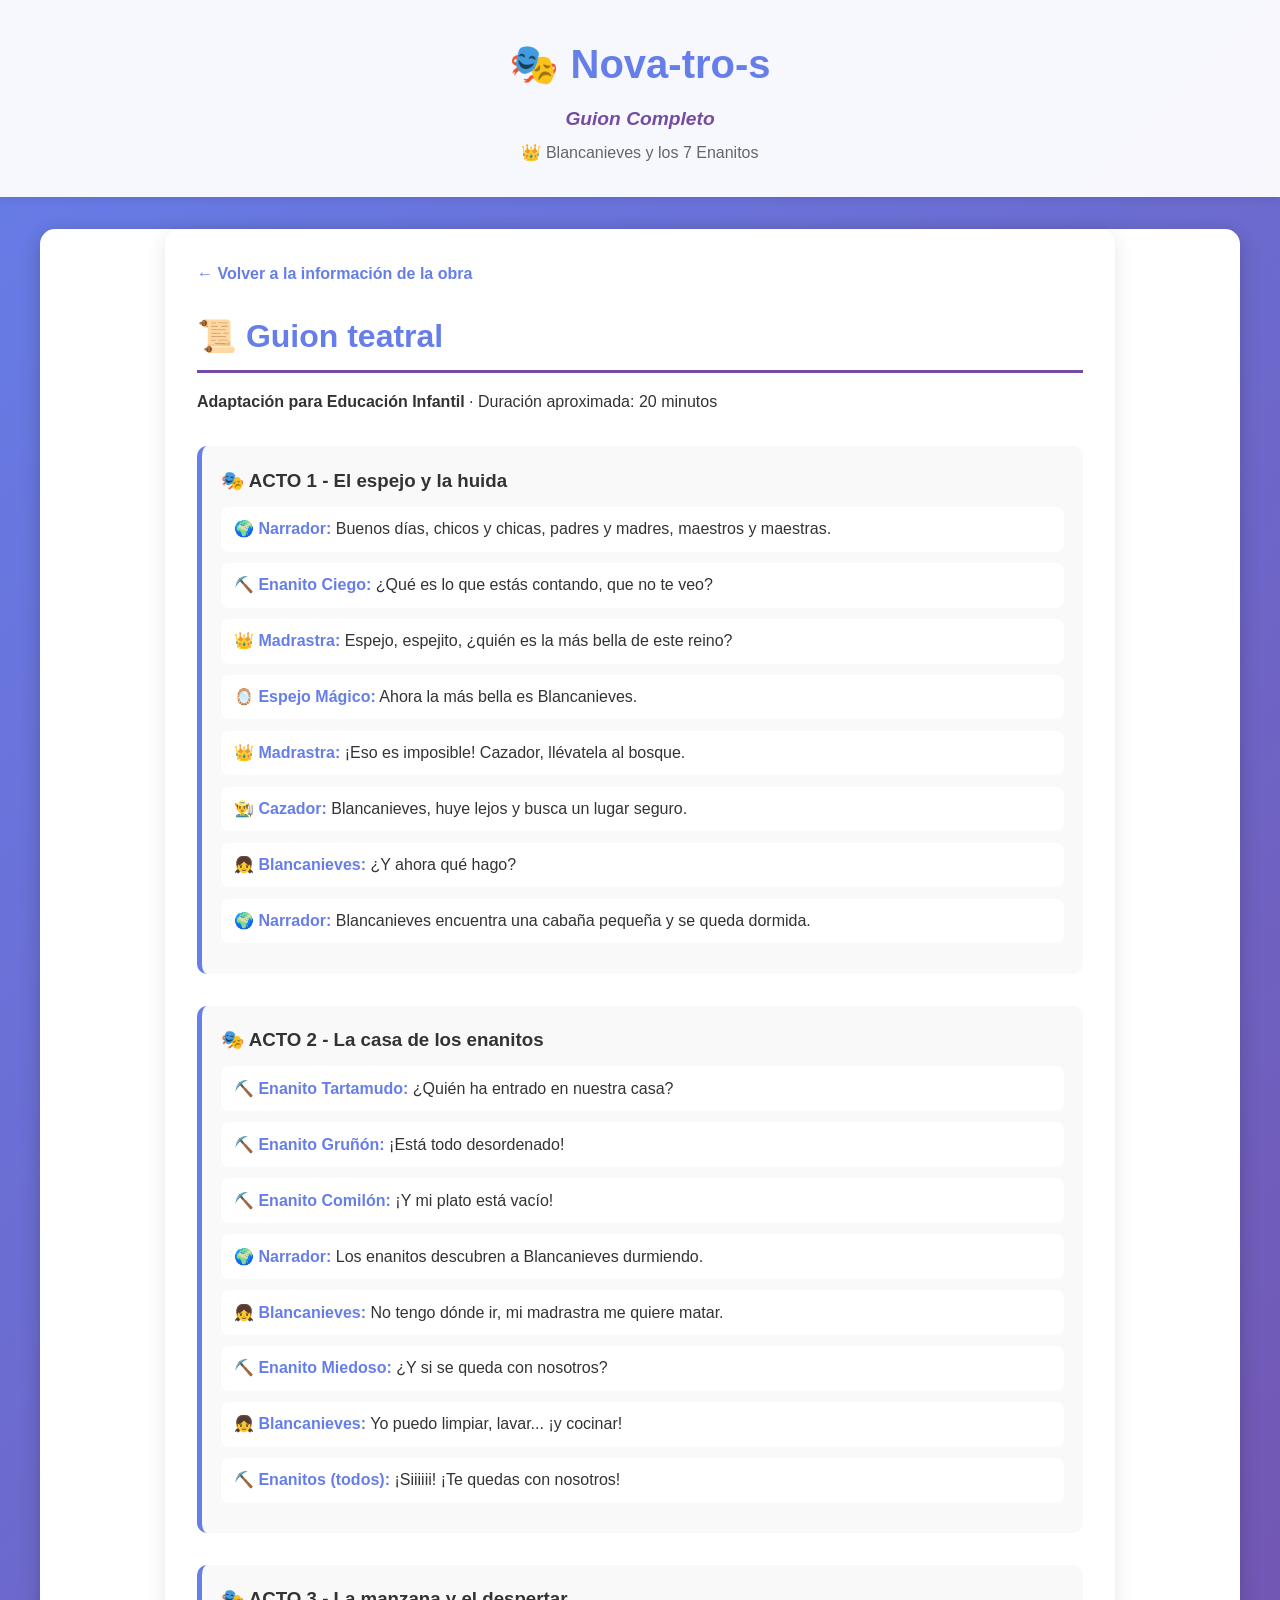
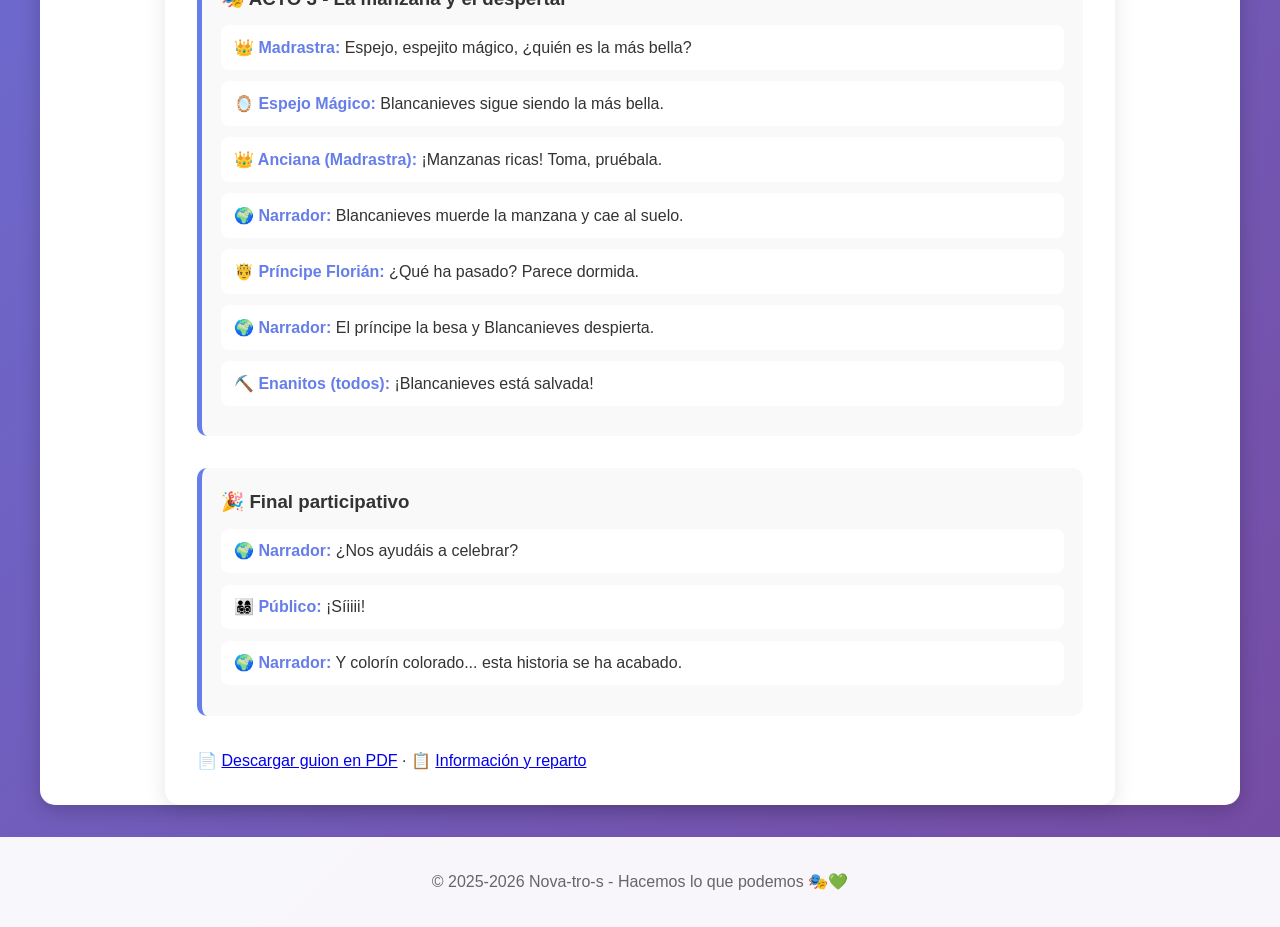
<file: 2025-2026/Trimestre3/teatro.html>
<!DOCTYPE html>
<html lang="es">
<head>
    <meta charset="UTF-8">
    <meta name="viewport" content="width=device-width, initial-scale=1.0">
    <title>Guion - Blancanieves y los 7 Enanitos</title>
    <link rel="stylesheet" href="../../styles.css">
    <style>
        .script-container {
            max-width: 950px;
            margin: 2rem auto;
            padding: 2rem;
            background: white;
            border-radius: 15px;
            box-shadow: 0 5px 20px rgba(0, 0, 0, 0.1);
        }

        .back-link {
            display: inline-block;
            margin-bottom: 1.5rem;
            color: #667eea;
            text-decoration: none;
            font-weight: 600;
        }

        .act {
            margin: 2rem 0;
            padding: 1.2rem;
            border-radius: 10px;
            background: #f9f9f9;
            border-left: 5px solid #667eea;
        }

        .line {
            margin: 0.7rem 0;
            padding: 0.6rem 0.8rem;
            border-radius: 8px;
            background: white;
        }

        .speaker {
            font-weight: bold;
            color: #667eea;
        }
    </style>
</head>
<body>
    <header>
        <div class="container">
            <h1>🎭 Nova-tro-s</h1>
            <p class="subtitle">Guion Completo</p>
            <p class="tagline">👑 Blancanieves y los 7 Enanitos</p>
        </div>
    </header>

    <main class="container">
        <div class="script-container">
            <a href="index.html" class="back-link">← Volver a la información de la obra</a>

            <h2>📜 Guion teatral</h2>
            <p><strong>Adaptación para Educación Infantil</strong> · Duración aproximada: 20 minutos</p>

            <div class="act">
                <h3>🎭 ACTO 1 - El espejo y la huida</h3>
                <p class="line"><span class="speaker">🌍 Narrador:</span> Buenos días, chicos y chicas, padres y madres, maestros y maestras.</p>
                <p class="line"><span class="speaker">⛏️ Enanito Ciego:</span> ¿Qué es lo que estás contando, que no te veo?</p>
                <p class="line"><span class="speaker">👑 Madrastra:</span> Espejo, espejito, ¿quién es la más bella de este reino?</p>
                <p class="line"><span class="speaker">🪞 Espejo Mágico:</span> Ahora la más bella es Blancanieves.</p>
                <p class="line"><span class="speaker">👑 Madrastra:</span> ¡Eso es imposible! Cazador, llévatela al bosque.</p>
                <p class="line"><span class="speaker">👨‍🌾 Cazador:</span> Blancanieves, huye lejos y busca un lugar seguro.</p>
                <p class="line"><span class="speaker">👧 Blancanieves:</span> ¿Y ahora qué hago?</p>
                <p class="line"><span class="speaker">🌍 Narrador:</span> Blancanieves encuentra una cabaña pequeña y se queda dormida.</p>
            </div>

            <div class="act">
                <h3>🎭 ACTO 2 - La casa de los enanitos</h3>
                <p class="line"><span class="speaker">⛏️ Enanito Tartamudo:</span> ¿Quién ha entrado en nuestra casa?</p>
                <p class="line"><span class="speaker">⛏️ Enanito Gruñón:</span> ¡Está todo desordenado!</p>
                <p class="line"><span class="speaker">⛏️ Enanito Comilón:</span> ¡Y mi plato está vacío!</p>
                <p class="line"><span class="speaker">🌍 Narrador:</span> Los enanitos descubren a Blancanieves durmiendo.</p>
                <p class="line"><span class="speaker">👧 Blancanieves:</span> No tengo dónde ir, mi madrastra me quiere matar.</p>
                <p class="line"><span class="speaker">⛏️ Enanito Miedoso:</span> ¿Y si se queda con nosotros?</p>
                <p class="line"><span class="speaker">👧 Blancanieves:</span> Yo puedo limpiar, lavar... ¡y cocinar!</p>
                <p class="line"><span class="speaker">⛏️ Enanitos (todos):</span> ¡Siiiiii! ¡Te quedas con nosotros!</p>
            </div>

            <div class="act">
                <h3>🎭 ACTO 3 - La manzana y el despertar</h3>
                <p class="line"><span class="speaker">👑 Madrastra:</span> Espejo, espejito mágico, ¿quién es la más bella?</p>
                <p class="line"><span class="speaker">🪞 Espejo Mágico:</span> Blancanieves sigue siendo la más bella.</p>
                <p class="line"><span class="speaker">👑 Anciana (Madrastra):</span> ¡Manzanas ricas! Toma, pruébala.</p>
                <p class="line"><span class="speaker">🌍 Narrador:</span> Blancanieves muerde la manzana y cae al suelo.</p>
                <p class="line"><span class="speaker">🤴 Príncipe Florián:</span> ¿Qué ha pasado? Parece dormida.</p>
                <p class="line"><span class="speaker">🌍 Narrador:</span> El príncipe la besa y Blancanieves despierta.</p>
                <p class="line"><span class="speaker">⛏️ Enanitos (todos):</span> ¡Blancanieves está salvada!</p>
            </div>

            <div class="act">
                <h3>🎉 Final participativo</h3>
                <p class="line"><span class="speaker">🌍 Narrador:</span> ¿Nos ayudáis a celebrar?</p>
                <p class="line"><span class="speaker">👨‍👩‍👧‍👦 Público:</span> ¡Síiiii!</p>
                <p class="line"><span class="speaker">🌍 Narrador:</span> Y colorín colorado... esta historia se ha acabado.</p>
            </div>

            <p>
                📄 <a href="teatro.pdf" download>Descargar guion en PDF</a> ·
                📋 <a href="README.md">Información y reparto</a>
            </p>
        </div>
    </main>

    <footer style="background: rgba(255, 255, 255, 0.95); padding: 2rem 0; text-align: center; margin-top: 2rem;">
        <div class="container">
            <p>&copy; 2025-2026 Nova-tro-s - Hacemos lo que podemos 🎭💚</p>
        </div>
    </footer>
</body>
</html>
</file>
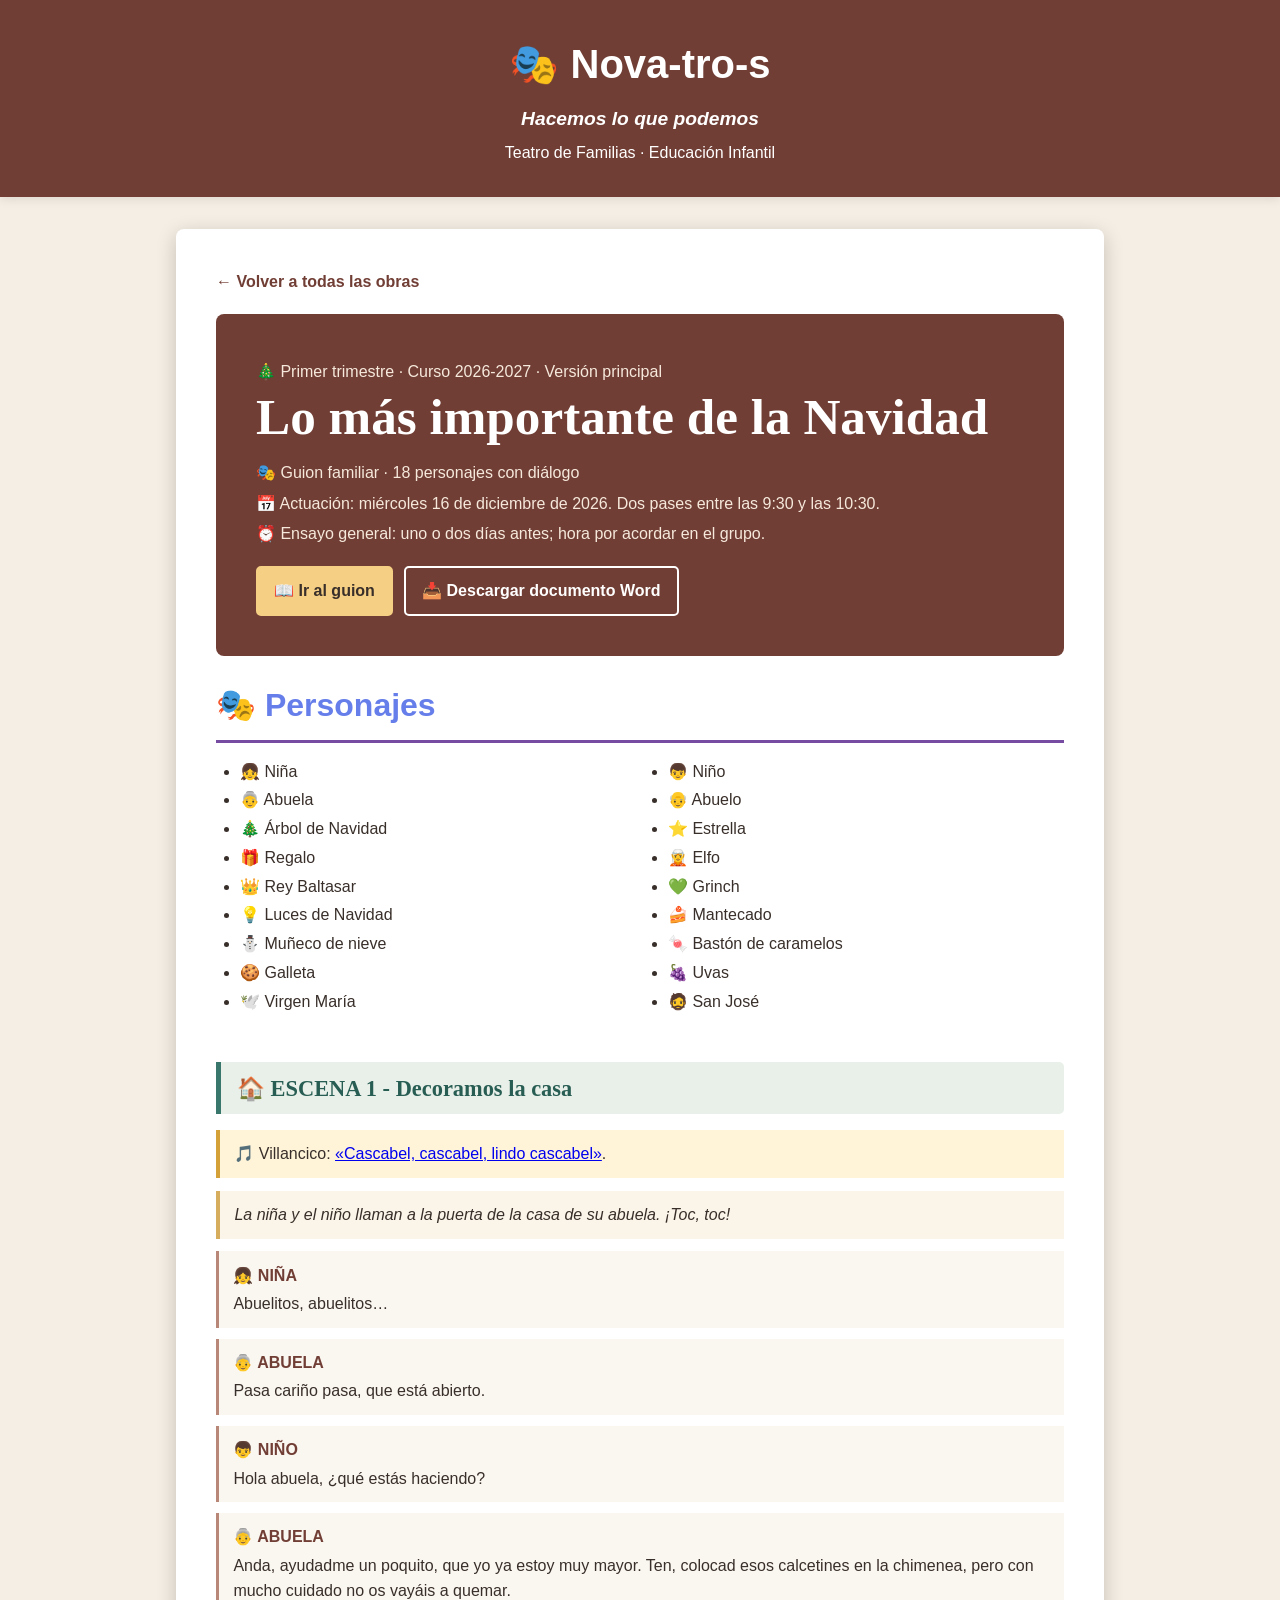
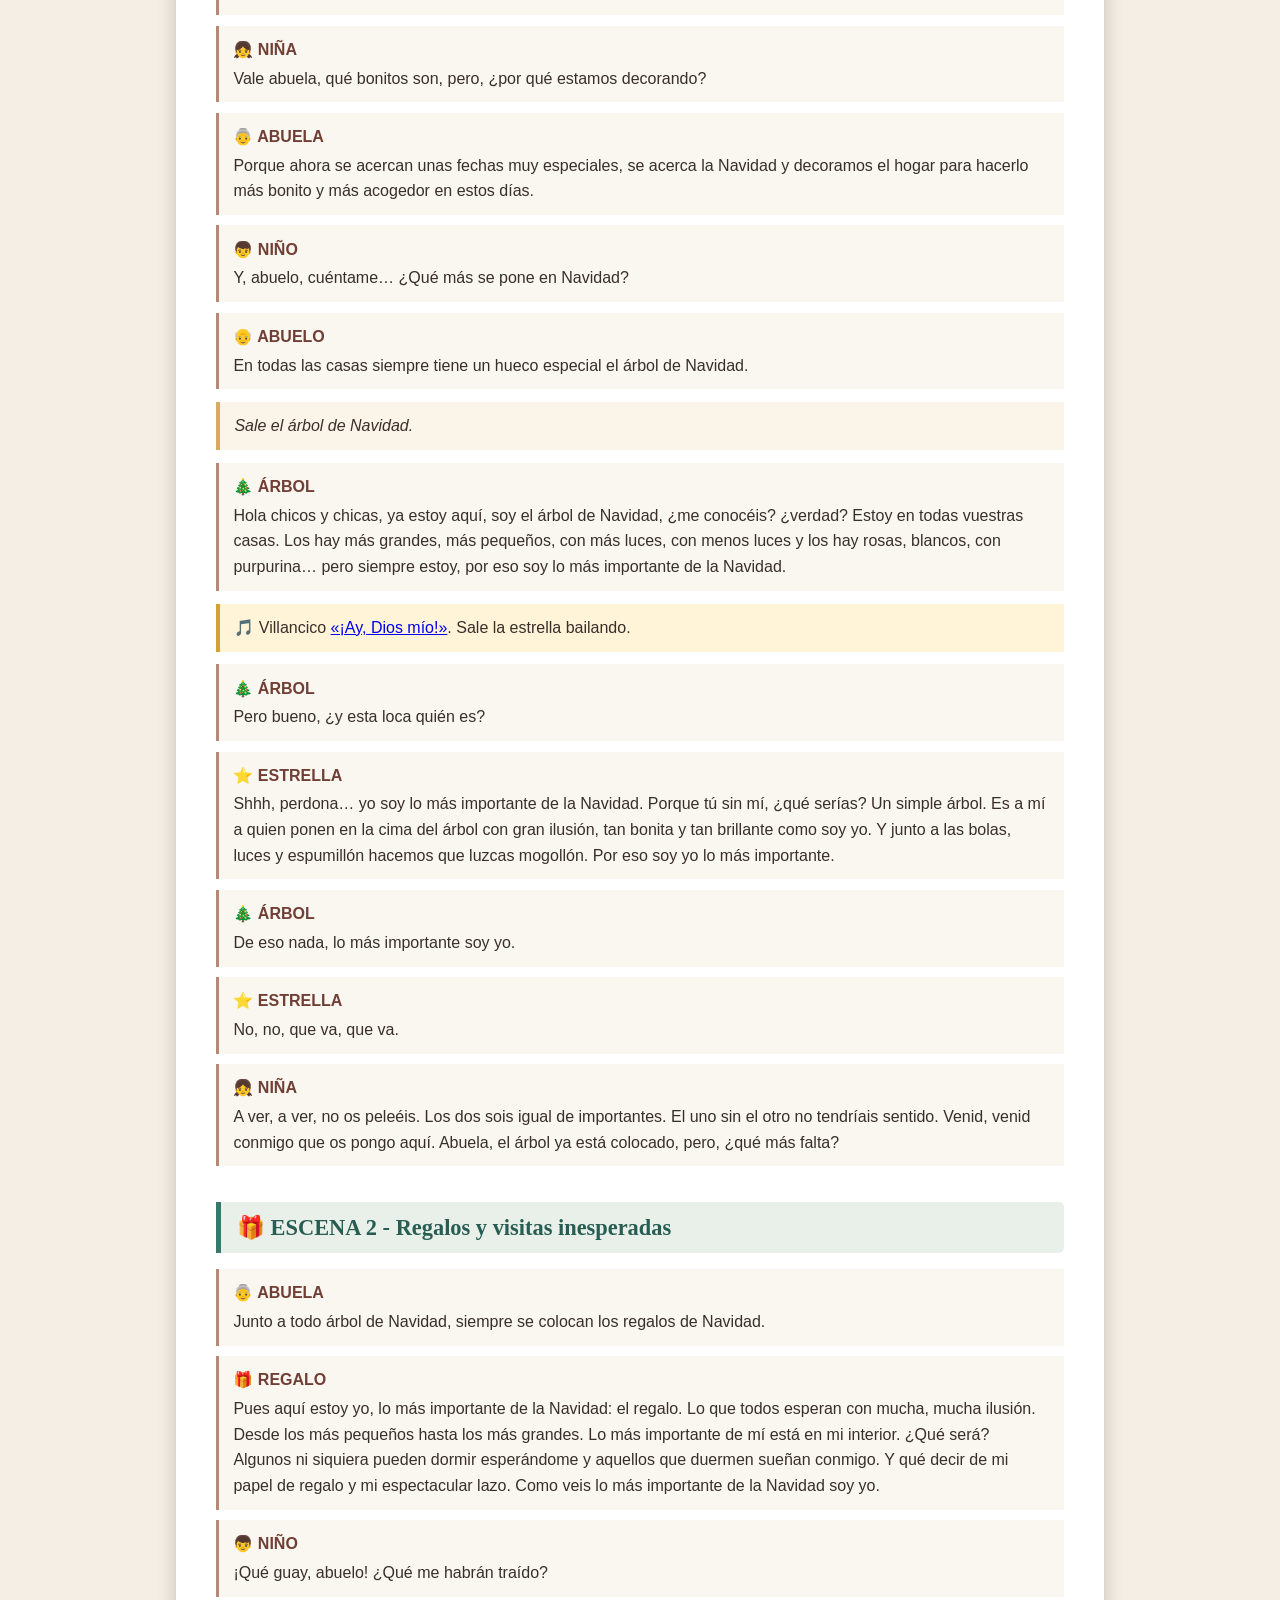
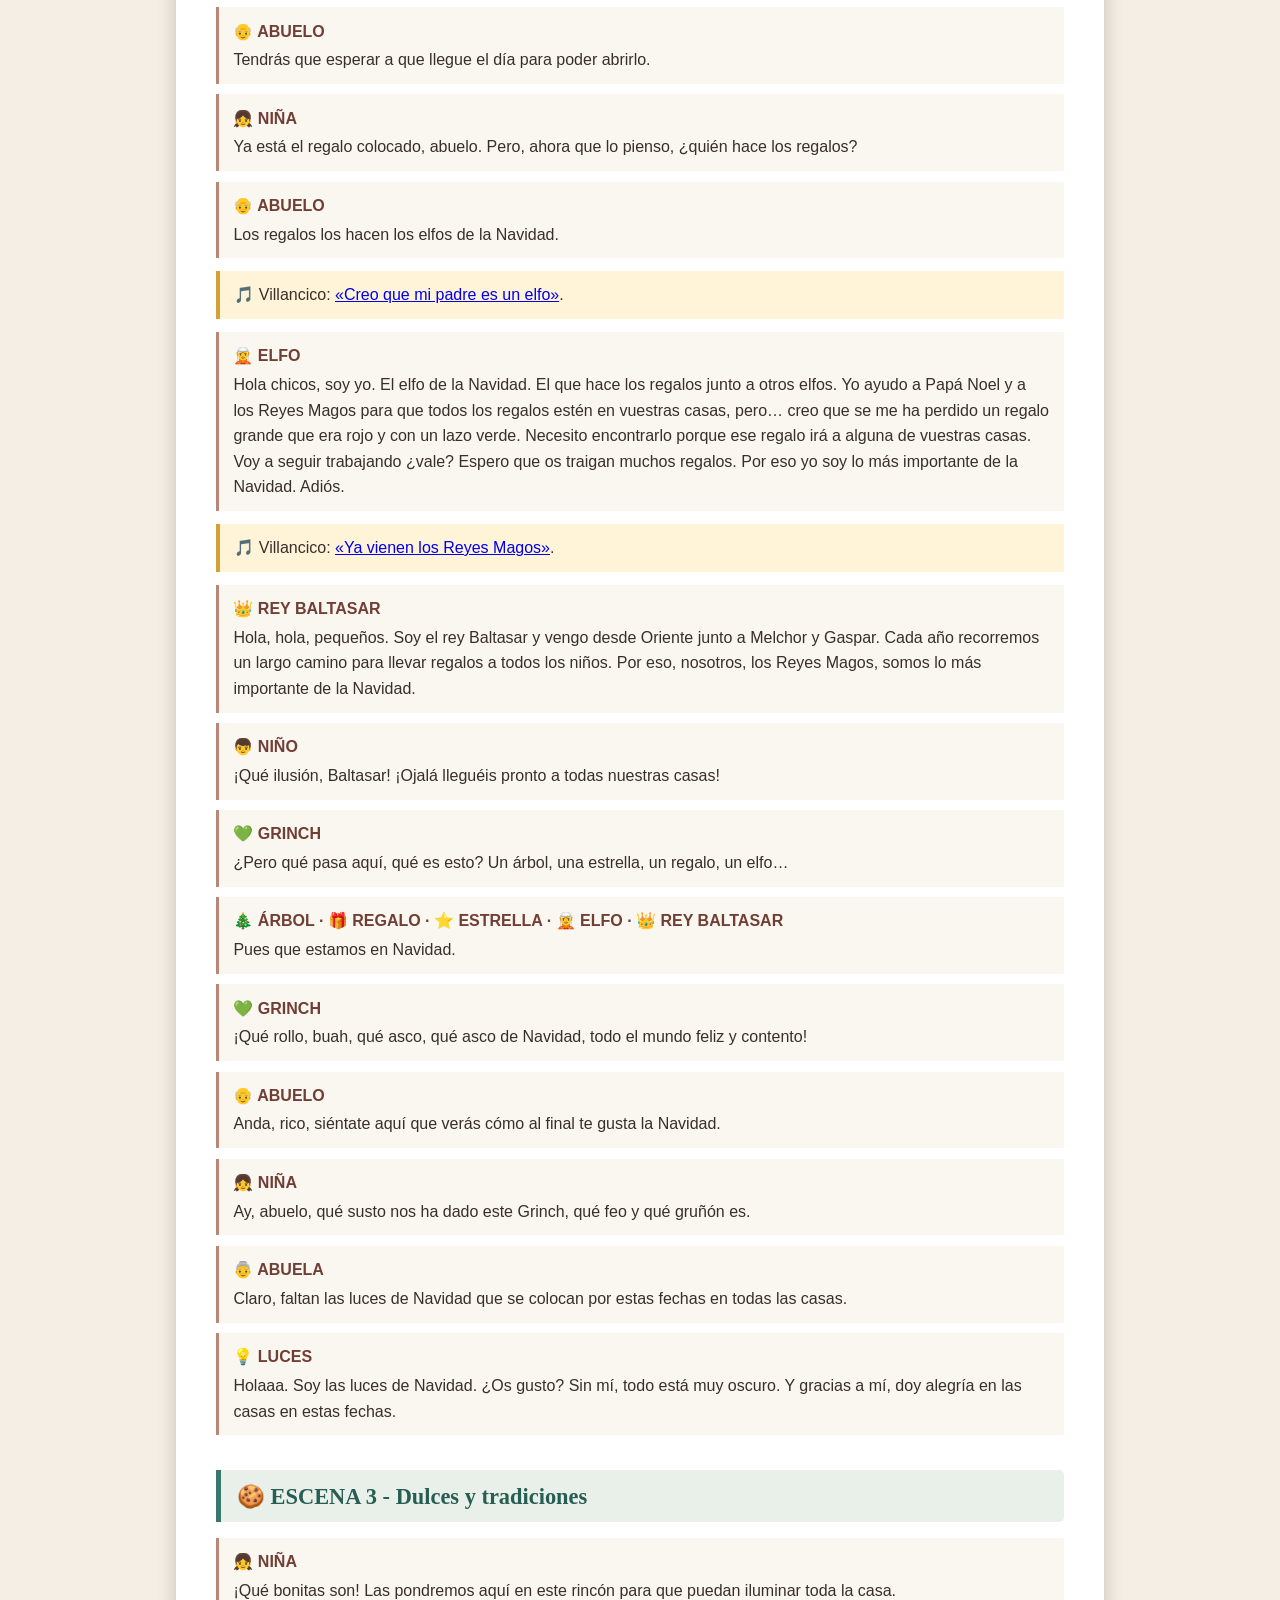
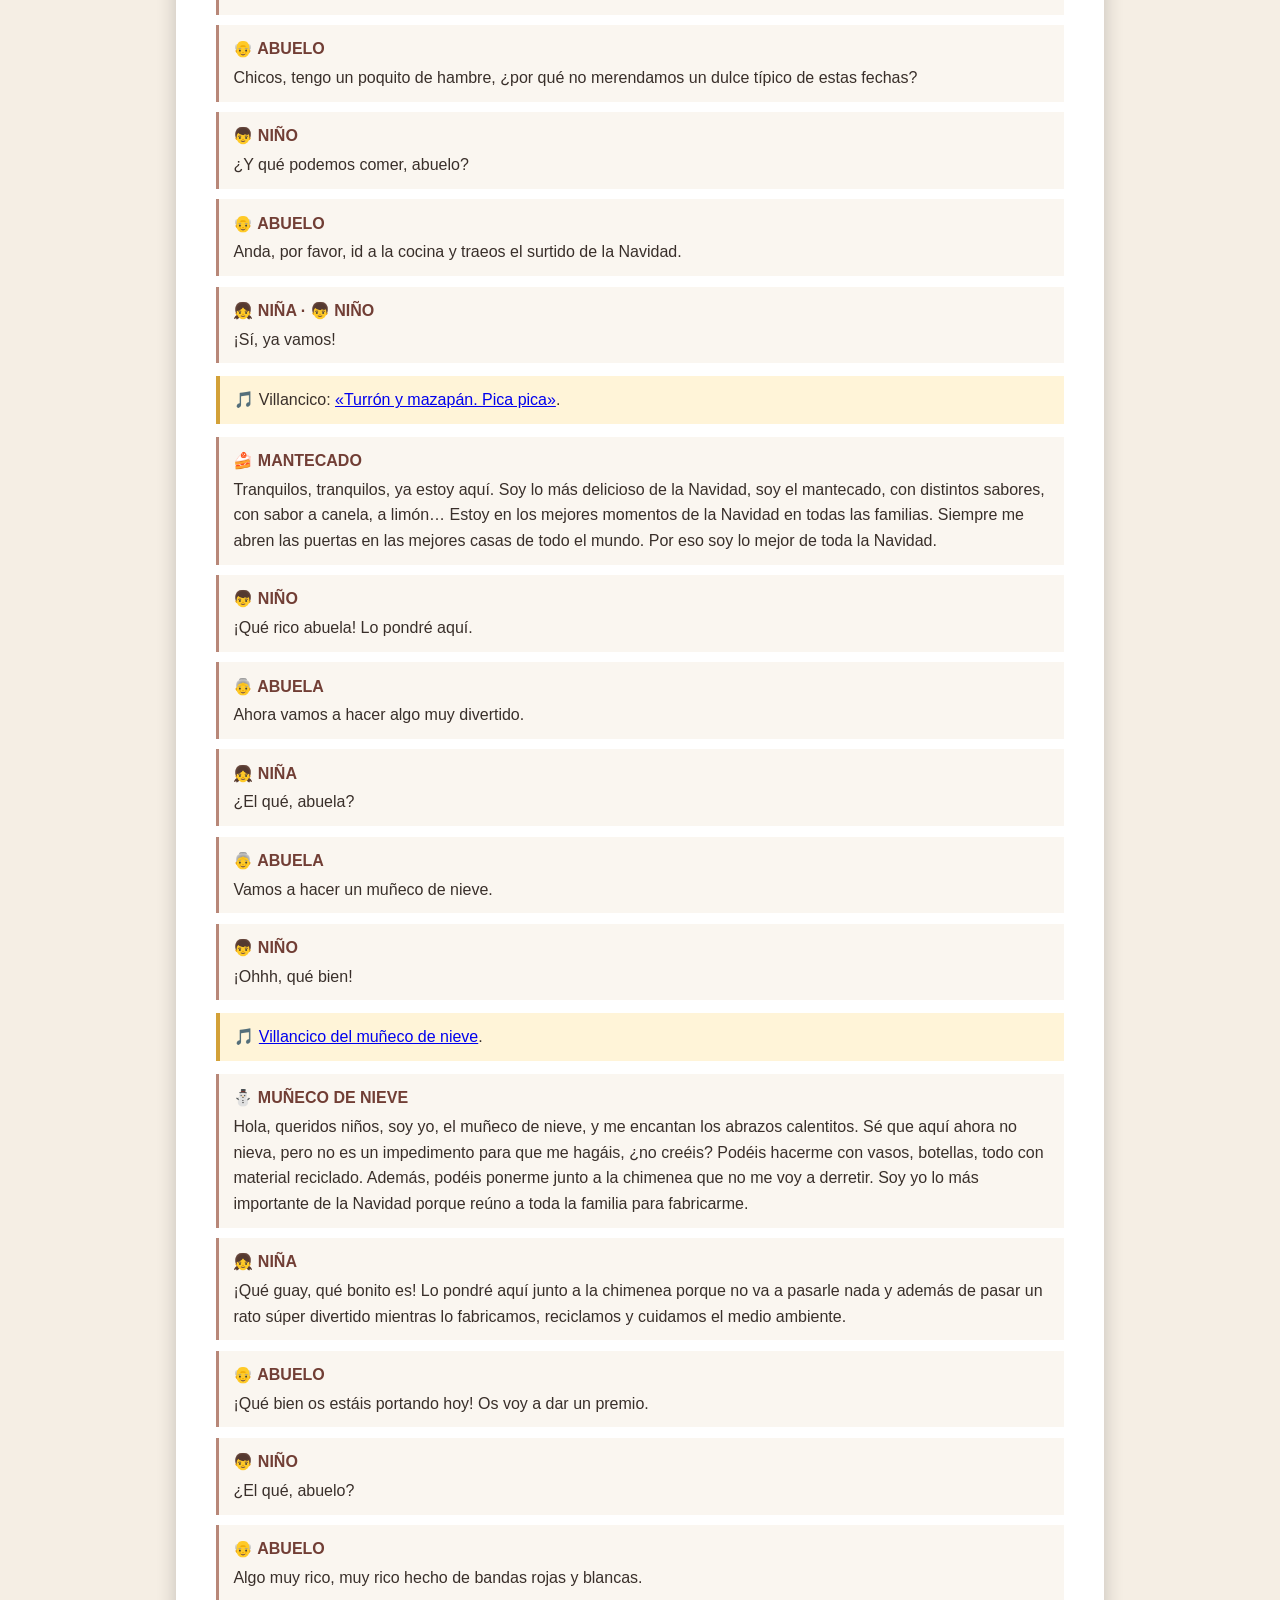
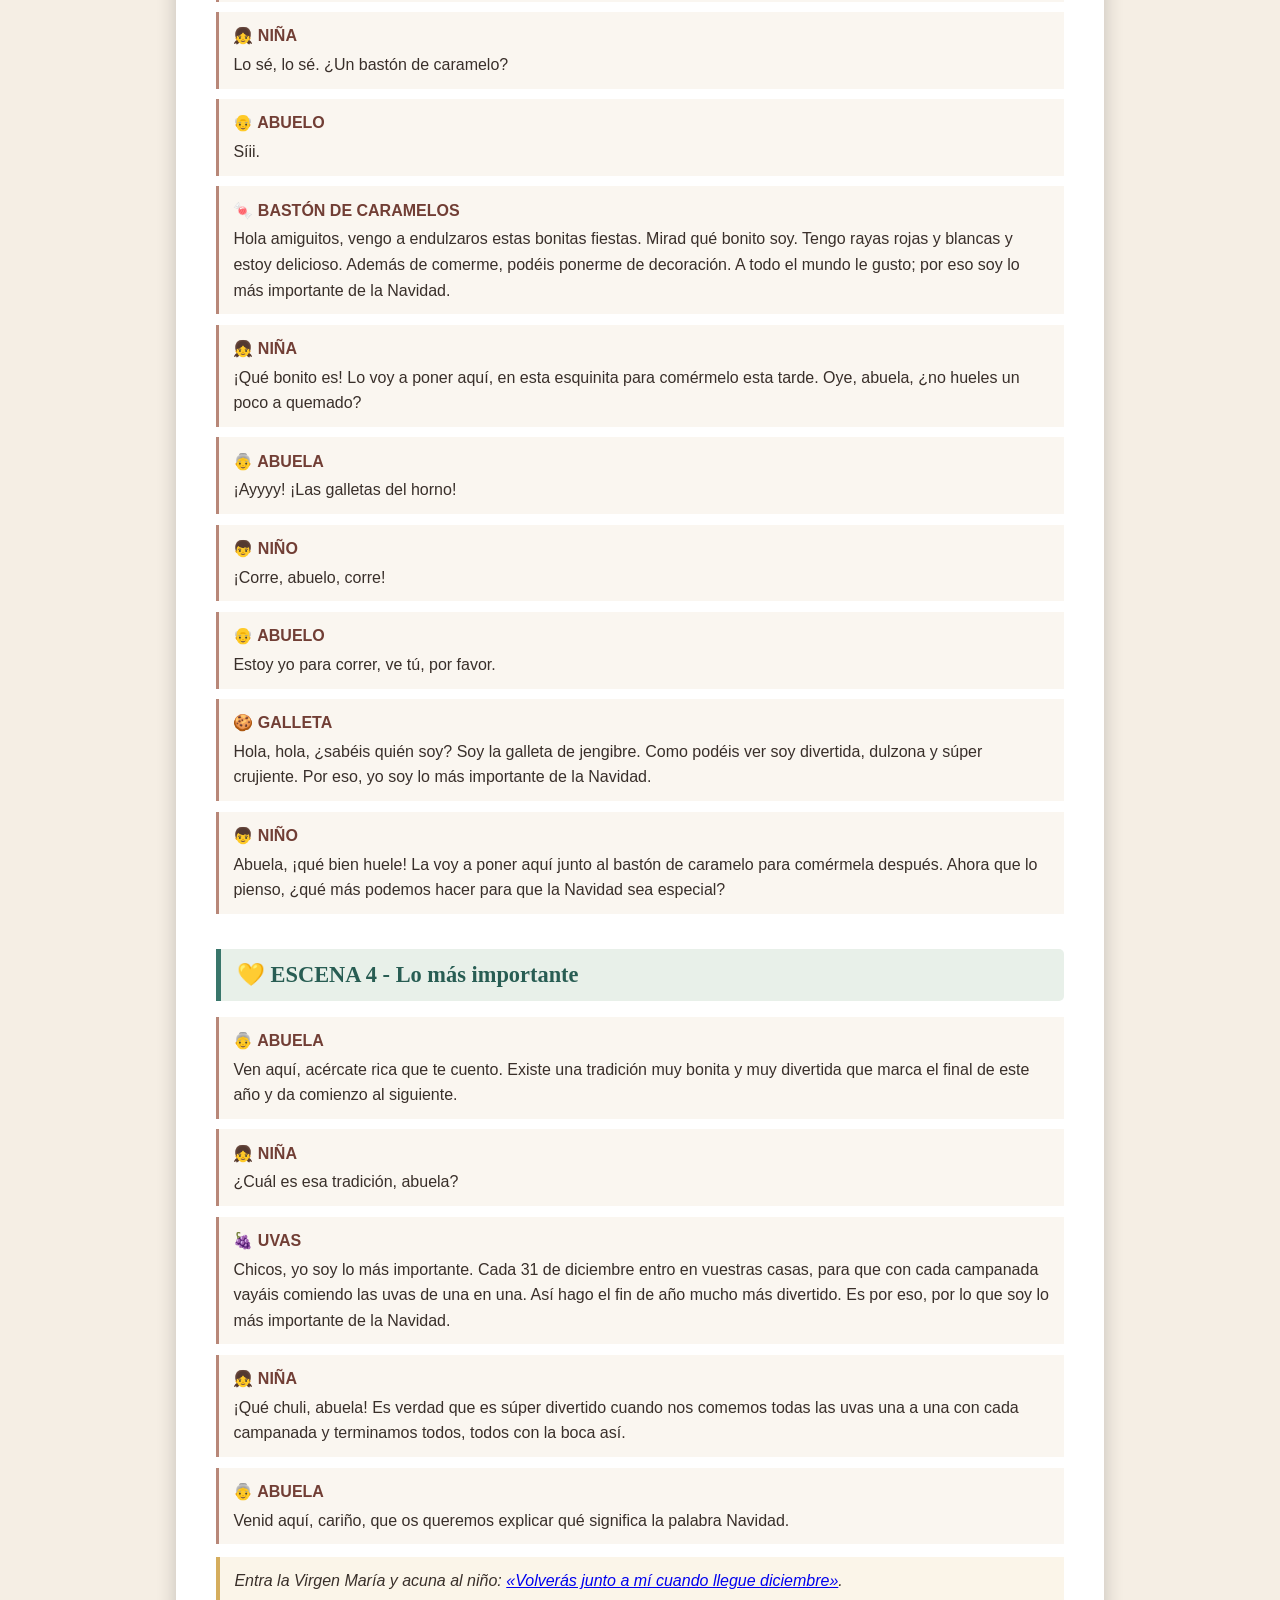
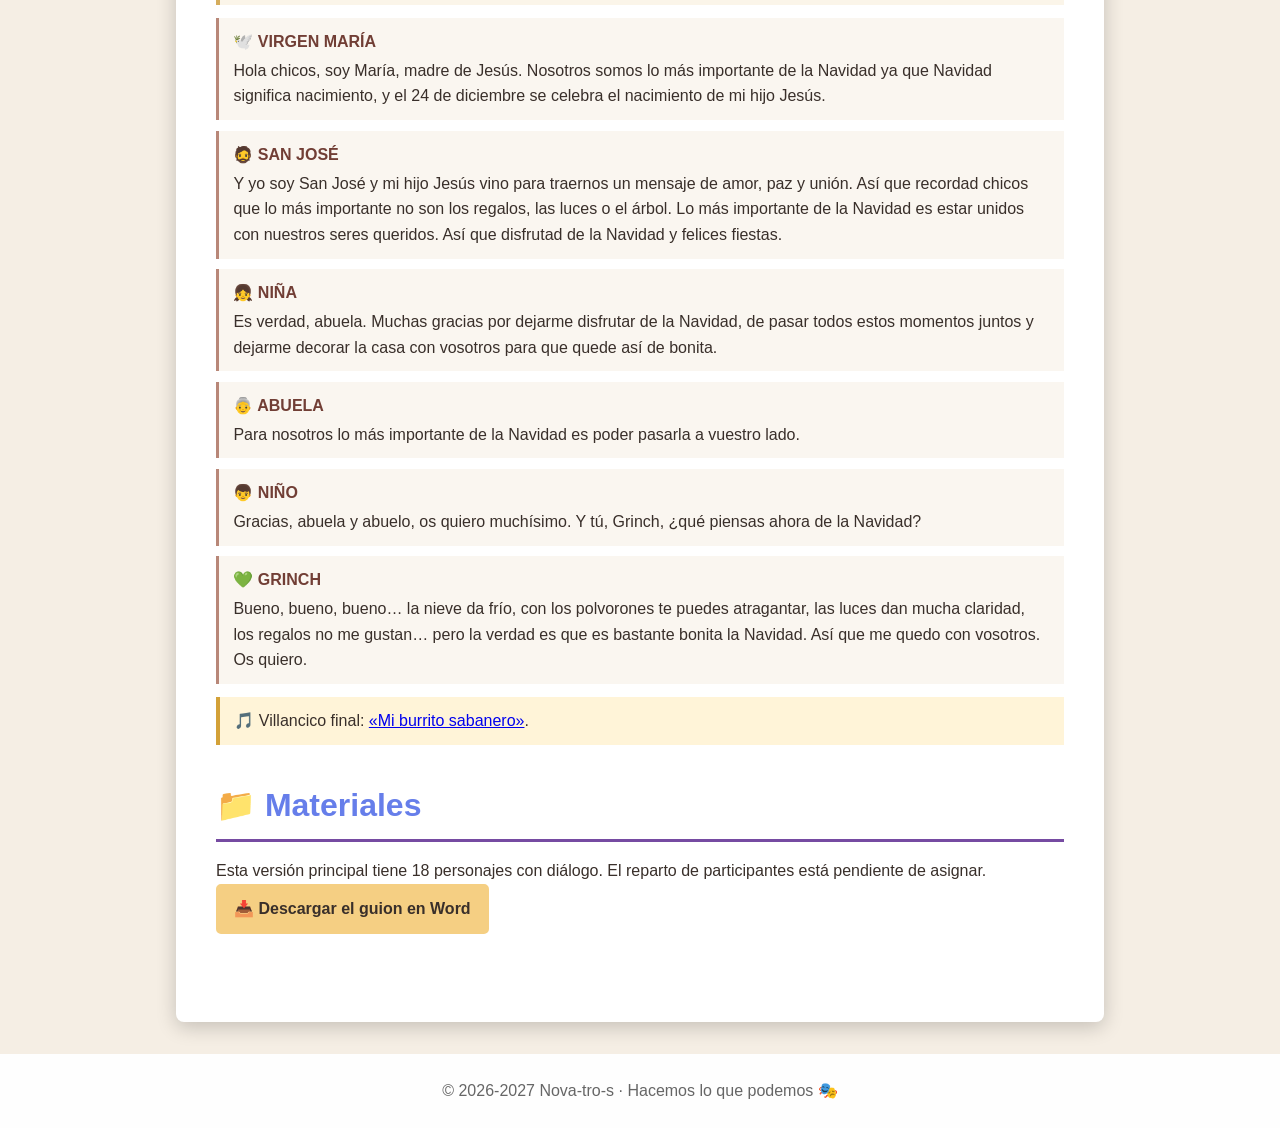
<file: 2026-2027/Trimestre1/index-18personajes.html>
<!DOCTYPE html>
<html lang="es">
<head>
    <meta charset="UTF-8">
    <meta name="viewport" content="width=device-width, initial-scale=1.0">
    <meta name="description" content="Lee la versión ampliada de 18 personajes de Lo más importante de la Navidad.">
    <title>Lo más importante de la Navidad · 18 personajes | Nova-tro-s</title>
    <link rel="stylesheet" href="../../styles.css">
    <style>
        body { background: #f5eee4; color: #392f2a; }
        header { background: #713e35; color: #fff; }
        header h1, .subtitle, .tagline { color: #fff; }
        .reading-shell { max-width: 960px; margin: 0 auto 2rem; padding: 0 1rem; }
        .reading-shell main { padding: clamp(1rem, 4vw, 2.5rem); border-radius: 8px; }
        .back-link { color: #713e35; font-weight: 700; text-decoration: none; }
        .hero { margin: 1.2rem 0 1.5rem; padding: clamp(1.4rem, 5vw, 2.5rem); border-radius: 8px; color: #fff; background: #713e35; }
        .hero h2 { margin: 0 0 .5rem; border: 0; color: #fff; font: 700 clamp(2rem, 5vw, 3.2rem)/1.08 Georgia, 'Times New Roman', serif; }
        .hero p { margin: .3rem 0; color: #f6e9dc; }
        .actions { display: flex; flex-wrap: wrap; gap: .7rem; margin-top: 1.2rem; }
        .action { display: inline-flex; align-items: center; justify-content: center; min-height: 44px; padding: .65rem 1rem; border: 2px solid #f5cf83; border-radius: 5px; background: #f5cf83; color: #392f2a; font-weight: 700; text-decoration: none; }
        .action.secondary { border-color: #fff; background: transparent; color: #fff; }
        .cast-list { display: grid; grid-template-columns: repeat(2, minmax(0, 1fr)); gap: .2rem 2rem; padding-left: 1.5rem; }
        .scene { margin: 2.2rem 0; scroll-margin-top: 1rem; }
        .scene h2 { padding: .7rem 1rem; border: 0; border-left: 5px solid #39766b; border-radius: 0 5px 5px 0; background: #e8f0e9; color: #285d53; font: 700 1.4rem/1.3 Georgia, 'Times New Roman', serif; }
        .dialogue { margin: .65rem 0; padding: .7rem .9rem; border-left: 3px solid #b88778; background: #faf6f0; }
        .speaker { color: #713e35; font-weight: 800; }
        .song, .direction { margin: .8rem 0; padding: .7rem .9rem; border-left: 4px solid #d3a138; background: #fff4d8; }
        .direction { border-left-color: #d5ad5d; background: #fbf5e9; font-style: italic; }
        .dialogue p { margin: .2rem 0 0; }
        @media (max-width: 600px) {
            .cast-list { grid-template-columns: 1fr; }
            .reading-shell main { padding: 1rem; }
        }
    </style>
</head>
<body>
    <header>
        <div class="container">
            <h1>🎭 Nova-tro-s</h1>
            <p class="subtitle">Hacemos lo que podemos</p>
            <p class="tagline">Teatro de Familias · Educación Infantil</p>
        </div>
    </header>

    <div class="reading-shell">
        <main>
            <a class="back-link" href="../../index.html">← Volver a todas las obras</a>
            <section class="hero" aria-labelledby="play-title">
                <p>🎄 Primer trimestre · Curso 2026-2027 · Versión principal</p>
                <h2 id="play-title">Lo más importante de la Navidad</h2>
                <p>🎭 Guion familiar · 18 personajes con diálogo</p>
                <p>📅 Actuación: miércoles 16 de diciembre de 2026. Dos pases entre las 9:30 y las 10:30.</p>
                <p>⏰ Ensayo general: uno o dos días antes; hora por acordar en el grupo.</p>
                <div class="actions">
                    <a class="action" href="#guion">📖 Ir al guion</a>
                    <a class="action secondary" href="Lo_mas_importante_de_la_Navidad_guion_definitivo.docx" download>📥 Descargar documento Word</a>
                </div>
            </section>

            <section aria-labelledby="cast-title">
                <h2 id="cast-title">🎭 Personajes</h2>
                <ul class="cast-list">
                    <li>👧 Niña</li>
                    <li>👦 Niño</li>
                    <li>👵 Abuela</li>
                    <li>👴 Abuelo</li>
                    <li>🎄 Árbol de Navidad</li>
                    <li>⭐ Estrella</li>
                    <li>🎁 Regalo</li>
                    <li>🧝 Elfo</li>
                    <li>👑 Rey Baltasar</li>
                    <li>💚 Grinch</li>
                    <li>💡 Luces de Navidad</li>
                    <li>🍰 Mantecado</li>
                    <li>⛄ Muñeco de nieve</li>
                    <li>🍬 Bastón de caramelos</li>
                    <li>🍪 Galleta</li>
                    <li>🍇 Uvas</li>
                    <li>🕊️ Virgen María</li>
                    <li>🧔 San José</li>
                </ul>
            </section>

            <div id="guion">
                <section class="scene" id="escena1">
                    <h2>🏠 ESCENA 1 - Decoramos la casa</h2>
                    <p class="song">🎵 Villancico: <a href="https://www.youtube.com/watch?v=GWO6nUf67Zc" target="_blank" rel="noopener noreferrer">«Cascabel, cascabel, lindo cascabel»</a>.</p>
                    <p class="direction">La niña y el niño llaman a la puerta de la casa de su abuela. ¡Toc, toc!</p>
                    <div class="dialogue"><span class="speaker">👧 NIÑA</span><p>Abuelitos, abuelitos…</p></div>
                    <div class="dialogue"><span class="speaker">👵 ABUELA</span><p>Pasa cariño pasa, que está abierto.</p></div>
                    <div class="dialogue"><span class="speaker">👦 NIÑO</span><p>Hola abuela, ¿qué estás haciendo?</p></div>
                    <div class="dialogue"><span class="speaker">👵 ABUELA</span><p>Anda, ayudadme un poquito, que yo ya estoy muy mayor. Ten, colocad esos calcetines en la chimenea, pero con mucho cuidado no os vayáis a quemar.</p></div>
                    <div class="dialogue"><span class="speaker">👧 NIÑA</span><p>Vale abuela, qué bonitos son, pero, ¿por qué estamos decorando?</p></div>
                    <div class="dialogue"><span class="speaker">👵 ABUELA</span><p>Porque ahora se acercan unas fechas muy especiales, se acerca la Navidad y decoramos el hogar para hacerlo más bonito y más acogedor en estos días.</p></div>
                    <div class="dialogue"><span class="speaker">👦 NIÑO</span><p>Y, abuelo, cuéntame… ¿Qué más se pone en Navidad?</p></div>
                    <div class="dialogue"><span class="speaker">👴 ABUELO</span><p>En todas las casas siempre tiene un hueco especial el árbol de Navidad.</p></div>
                    <p class="direction">Sale el árbol de Navidad.</p>
                    <div class="dialogue"><span class="speaker">🎄 ÁRBOL</span><p>Hola chicos y chicas, ya estoy aquí, soy el árbol de Navidad, ¿me conocéis? ¿verdad? Estoy en todas vuestras casas. Los hay más grandes, más pequeños, con más luces, con menos luces y los hay rosas, blancos, con purpurina… pero siempre estoy, por eso soy lo más importante de la Navidad.</p></div>
                    <p class="song">🎵 Villancico <a href="https://www.youtube.com/watch?v=fFb0-OGYg6c" target="_blank" rel="noopener noreferrer">«¡Ay, Dios mío!»</a>. Sale la estrella bailando.</p>
                    <div class="dialogue"><span class="speaker">🎄 ÁRBOL</span><p>Pero bueno, ¿y esta loca quién es?</p></div>
                    <div class="dialogue"><span class="speaker">⭐ ESTRELLA</span><p>Shhh, perdona… yo soy lo más importante de la Navidad. Porque tú sin mí, ¿qué serías? Un simple árbol. Es a mí a quien ponen en la cima del árbol con gran ilusión, tan bonita y tan brillante como soy yo. Y junto a las bolas, luces y espumillón hacemos que luzcas mogollón. Por eso soy yo lo más importante.</p></div>
                    <div class="dialogue"><span class="speaker">🎄 ÁRBOL</span><p>De eso nada, lo más importante soy yo.</p></div>
                    <div class="dialogue"><span class="speaker">⭐ ESTRELLA</span><p>No, no, que va, que va.</p></div>
                    <div class="dialogue"><span class="speaker">👧 NIÑA</span><p>A ver, a ver, no os peleéis. Los dos sois igual de importantes. El uno sin el otro no tendríais sentido. Venid, venid conmigo que os pongo aquí. Abuela, el árbol ya está colocado, pero, ¿qué más falta?</p></div>
                </section>

                <section class="scene" id="escena2">
                    <h2>🎁 ESCENA 2 - Regalos y visitas inesperadas</h2>
                    <div class="dialogue"><span class="speaker">👵 ABUELA</span><p>Junto a todo árbol de Navidad, siempre se colocan los regalos de Navidad.</p></div>
                    <div class="dialogue"><span class="speaker">🎁 REGALO</span><p>Pues aquí estoy yo, lo más importante de la Navidad: el regalo. Lo que todos esperan con mucha, mucha ilusión. Desde los más pequeños hasta los más grandes. Lo más importante de mí está en mi interior. ¿Qué será? Algunos ni siquiera pueden dormir esperándome y aquellos que duermen sueñan conmigo. Y qué decir de mi papel de regalo y mi espectacular lazo. Como veis lo más importante de la Navidad soy yo.</p></div>
                    <div class="dialogue"><span class="speaker">👦 NIÑO</span><p>¡Qué guay, abuelo! ¿Qué me habrán traído?</p></div>
                    <div class="dialogue"><span class="speaker">👴 ABUELO</span><p>Tendrás que esperar a que llegue el día para poder abrirlo.</p></div>
                    <div class="dialogue"><span class="speaker">👧 NIÑA</span><p>Ya está el regalo colocado, abuelo. Pero, ahora que lo pienso, ¿quién hace los regalos?</p></div>
                    <div class="dialogue"><span class="speaker">👴 ABUELO</span><p>Los regalos los hacen los elfos de la Navidad.</p></div>
                    <p class="song">🎵 Villancico: <a href="https://www.youtube.com/watch?v=q4bpPjTziCA" target="_blank" rel="noopener noreferrer">«Creo que mi padre es un elfo»</a>.</p>
                    <div class="dialogue"><span class="speaker">🧝 ELFO</span><p>Hola chicos, soy yo. El elfo de la Navidad. El que hace los regalos junto a otros elfos. Yo ayudo a Papá Noel y a los Reyes Magos para que todos los regalos estén en vuestras casas, pero… creo que se me ha perdido un regalo grande que era rojo y con un lazo verde. Necesito encontrarlo porque ese regalo irá a alguna de vuestras casas. Voy a seguir trabajando ¿vale? Espero que os traigan muchos regalos. Por eso yo soy lo más importante de la Navidad. Adiós.</p></div>
                    <p class="song">🎵 Villancico: <a href="https://www.youtube.com/watch?v=KbI99wEsaqI" target="_blank" rel="noopener noreferrer">«Ya vienen los Reyes Magos»</a>.</p>
                    <div class="dialogue"><span class="speaker">👑 REY BALTASAR</span><p>Hola, hola, pequeños. Soy el rey Baltasar y vengo desde Oriente junto a Melchor y Gaspar. Cada año recorremos un largo camino para llevar regalos a todos los niños. Por eso, nosotros, los Reyes Magos, somos lo más importante de la Navidad.</p></div>
                    <div class="dialogue"><span class="speaker">👦 NIÑO</span><p>¡Qué ilusión, Baltasar! ¡Ojalá lleguéis pronto a todas nuestras casas!</p></div>
                    <div class="dialogue"><span class="speaker">💚 GRINCH</span><p>¿Pero qué pasa aquí, qué es esto? Un árbol, una estrella, un regalo, un elfo…</p></div>
                    <div class="dialogue"><span class="speaker">🎄 ÁRBOL · 🎁 REGALO · ⭐ ESTRELLA · 🧝 ELFO · 👑 REY BALTASAR</span><p>Pues que estamos en Navidad.</p></div>
                    <div class="dialogue"><span class="speaker">💚 GRINCH</span><p>¡Qué rollo, buah, qué asco, qué asco de Navidad, todo el mundo feliz y contento!</p></div>
                    <div class="dialogue"><span class="speaker">👴 ABUELO</span><p>Anda, rico, siéntate aquí que verás cómo al final te gusta la Navidad.</p></div>
                    <div class="dialogue"><span class="speaker">👧 NIÑA</span><p>Ay, abuelo, qué susto nos ha dado este Grinch, qué feo y qué gruñón es.</p></div>
                    <div class="dialogue"><span class="speaker">👵 ABUELA</span><p>Claro, faltan las luces de Navidad que se colocan por estas fechas en todas las casas.</p></div>
                    <div class="dialogue"><span class="speaker">💡 LUCES</span><p>Holaaa. Soy las luces de Navidad. ¿Os gusto? Sin mí, todo está muy oscuro. Y gracias a mí, doy alegría en las casas en estas fechas.</p></div>
                </section>

                <section class="scene" id="escena3">
                    <h2>🍪 ESCENA 3 - Dulces y tradiciones</h2>
                    <div class="dialogue"><span class="speaker">👧 NIÑA</span><p>¡Qué bonitas son! Las pondremos aquí en este rincón para que puedan iluminar toda la casa.</p></div>
                    <div class="dialogue"><span class="speaker">👴 ABUELO</span><p>Chicos, tengo un poquito de hambre, ¿por qué no merendamos un dulce típico de estas fechas?</p></div>
                    <div class="dialogue"><span class="speaker">👦 NIÑO</span><p>¿Y qué podemos comer, abuelo?</p></div>
                    <div class="dialogue"><span class="speaker">👴 ABUELO</span><p>Anda, por favor, id a la cocina y traeos el surtido de la Navidad.</p></div>
                    <div class="dialogue"><span class="speaker">👧 NIÑA · 👦 NIÑO</span><p>¡Sí, ya vamos!</p></div>
                    <p class="song">🎵 Villancico: <a href="https://www.youtube.com/watch?v=hymnI_DKOnk" target="_blank" rel="noopener noreferrer">«Turrón y mazapán. Pica pica»</a>.</p>
                    <div class="dialogue"><span class="speaker">🍰 MANTECADO</span><p>Tranquilos, tranquilos, ya estoy aquí. Soy lo más delicioso de la Navidad, soy el mantecado, con distintos sabores, con sabor a canela, a limón… Estoy en los mejores momentos de la Navidad en todas las familias. Siempre me abren las puertas en las mejores casas de todo el mundo. Por eso soy lo mejor de toda la Navidad.</p></div>
                    <div class="dialogue"><span class="speaker">👦 NIÑO</span><p>¡Qué rico abuela! Lo pondré aquí.</p></div>
                    <div class="dialogue"><span class="speaker">👵 ABUELA</span><p>Ahora vamos a hacer algo muy divertido.</p></div>
                    <div class="dialogue"><span class="speaker">👧 NIÑA</span><p>¿El qué, abuela?</p></div>
                    <div class="dialogue"><span class="speaker">👵 ABUELA</span><p>Vamos a hacer un muñeco de nieve.</p></div>
                    <div class="dialogue"><span class="speaker">👦 NIÑO</span><p>¡Ohhh, qué bien!</p></div>
                    <p class="song">🎵 <a href="https://www.youtube.com/watch?v=PMZV4KNxaAI" target="_blank" rel="noopener noreferrer">Villancico del muñeco de nieve</a>.</p>
                    <div class="dialogue"><span class="speaker">⛄ MUÑECO DE NIEVE</span><p>Hola, queridos niños, soy yo, el muñeco de nieve, y me encantan los abrazos calentitos. Sé que aquí ahora no nieva, pero no es un impedimento para que me hagáis, ¿no creéis? Podéis hacerme con vasos, botellas, todo con material reciclado. Además, podéis ponerme junto a la chimenea que no me voy a derretir. Soy yo lo más importante de la Navidad porque reúno a toda la familia para fabricarme.</p></div>
                    <div class="dialogue"><span class="speaker">👧 NIÑA</span><p>¡Qué guay, qué bonito es! Lo pondré aquí junto a la chimenea porque no va a pasarle nada y además de pasar un rato súper divertido mientras lo fabricamos, reciclamos y cuidamos el medio ambiente.</p></div>
                    <div class="dialogue"><span class="speaker">👴 ABUELO</span><p>¡Qué bien os estáis portando hoy! Os voy a dar un premio.</p></div>
                    <div class="dialogue"><span class="speaker">👦 NIÑO</span><p>¿El qué, abuelo?</p></div>
                    <div class="dialogue"><span class="speaker">👴 ABUELO</span><p>Algo muy rico, muy rico hecho de bandas rojas y blancas.</p></div>
                    <div class="dialogue"><span class="speaker">👧 NIÑA</span><p>Lo sé, lo sé. ¿Un bastón de caramelo?</p></div>
                    <div class="dialogue"><span class="speaker">👴 ABUELO</span><p>Síii.</p></div>
                    <div class="dialogue"><span class="speaker">🍬 BASTÓN DE CARAMELOS</span><p>Hola amiguitos, vengo a endulzaros estas bonitas fiestas. Mirad qué bonito soy. Tengo rayas rojas y blancas y estoy delicioso. Además de comerme, podéis ponerme de decoración. A todo el mundo le gusto; por eso soy lo más importante de la Navidad.</p></div>
                    <div class="dialogue"><span class="speaker">👧 NIÑA</span><p>¡Qué bonito es! Lo voy a poner aquí, en esta esquinita para comérmelo esta tarde. Oye, abuela, ¿no hueles un poco a quemado?</p></div>
                    <div class="dialogue"><span class="speaker">👵 ABUELA</span><p>¡Ayyyy! ¡Las galletas del horno!</p></div>
                    <div class="dialogue"><span class="speaker">👦 NIÑO</span><p>¡Corre, abuelo, corre!</p></div>
                    <div class="dialogue"><span class="speaker">👴 ABUELO</span><p>Estoy yo para correr, ve tú, por favor.</p></div>
                    <div class="dialogue"><span class="speaker">🍪 GALLETA</span><p>Hola, hola, ¿sabéis quién soy? Soy la galleta de jengibre. Como podéis ver soy divertida, dulzona y súper crujiente. Por eso, yo soy lo más importante de la Navidad.</p></div>
                    <div class="dialogue"><span class="speaker">👦 NIÑO</span><p>Abuela, ¡qué bien huele! La voy a poner aquí junto al bastón de caramelo para comérmela después. Ahora que lo pienso, ¿qué más podemos hacer para que la Navidad sea especial?</p></div>
                </section>

                <section class="scene" id="escena4">
                    <h2>💛 ESCENA 4 - Lo más importante</h2>
                    <div class="dialogue"><span class="speaker">👵 ABUELA</span><p>Ven aquí, acércate rica que te cuento. Existe una tradición muy bonita y muy divertida que marca el final de este año y da comienzo al siguiente.</p></div>
                    <div class="dialogue"><span class="speaker">👧 NIÑA</span><p>¿Cuál es esa tradición, abuela?</p></div>
                    <div class="dialogue"><span class="speaker">🍇 UVAS</span><p>Chicos, yo soy lo más importante. Cada 31 de diciembre entro en vuestras casas, para que con cada campanada vayáis comiendo las uvas de una en una. Así hago el fin de año mucho más divertido. Es por eso, por lo que soy lo más importante de la Navidad.</p></div>
                    <div class="dialogue"><span class="speaker">👧 NIÑA</span><p>¡Qué chuli, abuela! Es verdad que es súper divertido cuando nos comemos todas las uvas una a una con cada campanada y terminamos todos, todos con la boca así.</p></div>
                    <div class="dialogue"><span class="speaker">👵 ABUELA</span><p>Venid aquí, cariño, que os queremos explicar qué significa la palabra Navidad.</p></div>
                    <p class="direction">Entra la Virgen María y acuna al niño: <a href="https://www.youtube.com/results?search_query=Volver%C3%A1s+junto+a+m%C3%AD+cuando+llegue+diciembre" target="_blank" rel="noopener noreferrer">«Volverás junto a mí cuando llegue diciembre»</a>.</p>
                    <div class="dialogue"><span class="speaker">🕊️ VIRGEN MARÍA</span><p>Hola chicos, soy María, madre de Jesús. Nosotros somos lo más importante de la Navidad ya que Navidad significa nacimiento, y el 24 de diciembre se celebra el nacimiento de mi hijo Jesús.</p></div>
                    <div class="dialogue"><span class="speaker">🧔 SAN JOSÉ</span><p>Y yo soy San José y mi hijo Jesús vino para traernos un mensaje de amor, paz y unión. Así que recordad chicos que lo más importante no son los regalos, las luces o el árbol. Lo más importante de la Navidad es estar unidos con nuestros seres queridos. Así que disfrutad de la Navidad y felices fiestas.</p></div>
                    <div class="dialogue"><span class="speaker">👧 NIÑA</span><p>Es verdad, abuela. Muchas gracias por dejarme disfrutar de la Navidad, de pasar todos estos momentos juntos y dejarme decorar la casa con vosotros para que quede así de bonita.</p></div>
                    <div class="dialogue"><span class="speaker">👵 ABUELA</span><p>Para nosotros lo más importante de la Navidad es poder pasarla a vuestro lado.</p></div>
                    <div class="dialogue"><span class="speaker">👦 NIÑO</span><p>Gracias, abuela y abuelo, os quiero muchísimo. Y tú, Grinch, ¿qué piensas ahora de la Navidad?</p></div>
                    <div class="dialogue"><span class="speaker">💚 GRINCH</span><p>Bueno, bueno, bueno… la nieve da frío, con los polvorones te puedes atragantar, las luces dan mucha claridad, los regalos no me gustan… pero la verdad es que es bastante bonita la Navidad. Así que me quedo con vosotros. Os quiero.</p></div>
                    <p class="song">🎵 Villancico final: <a href="https://www.youtube.com/watch?v=rL8mjg3bScA" target="_blank" rel="noopener noreferrer">«Mi burrito sabanero»</a>.</p>
                </section>
            </div>

            <section>
                <h2>📁 Materiales</h2>
                <p>Esta versión principal tiene 18 personajes con diálogo. El reparto de participantes está pendiente de asignar.</p>
                <p><a class="action" href="Lo_mas_importante_de_la_Navidad_guion_definitivo.docx" download>📥 Descargar el guion en Word</a></p>
            </section>
        </main>
    </div>

    <footer>
        <div class="container"><p>© 2026-2027 Nova-tro-s · Hacemos lo que podemos 🎭</p></div>
    </footer>
</body>
</html>
</file>
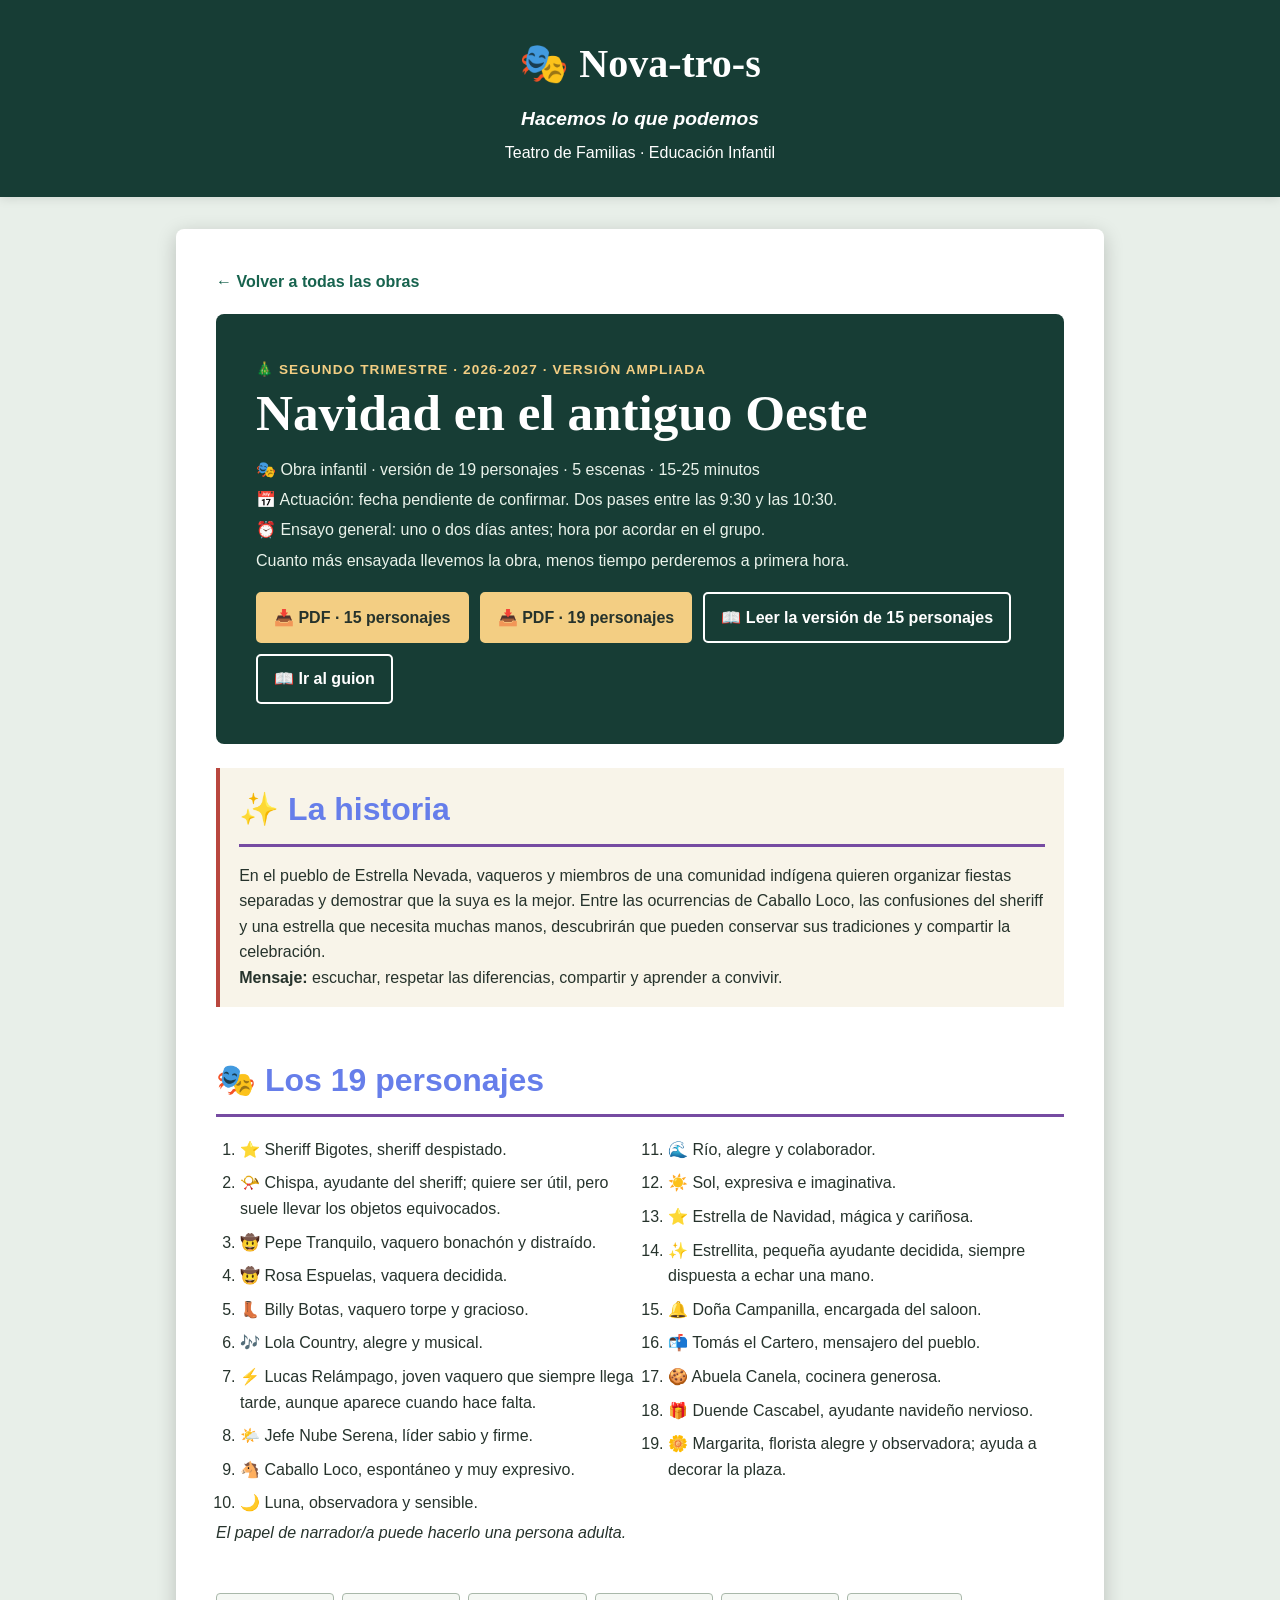
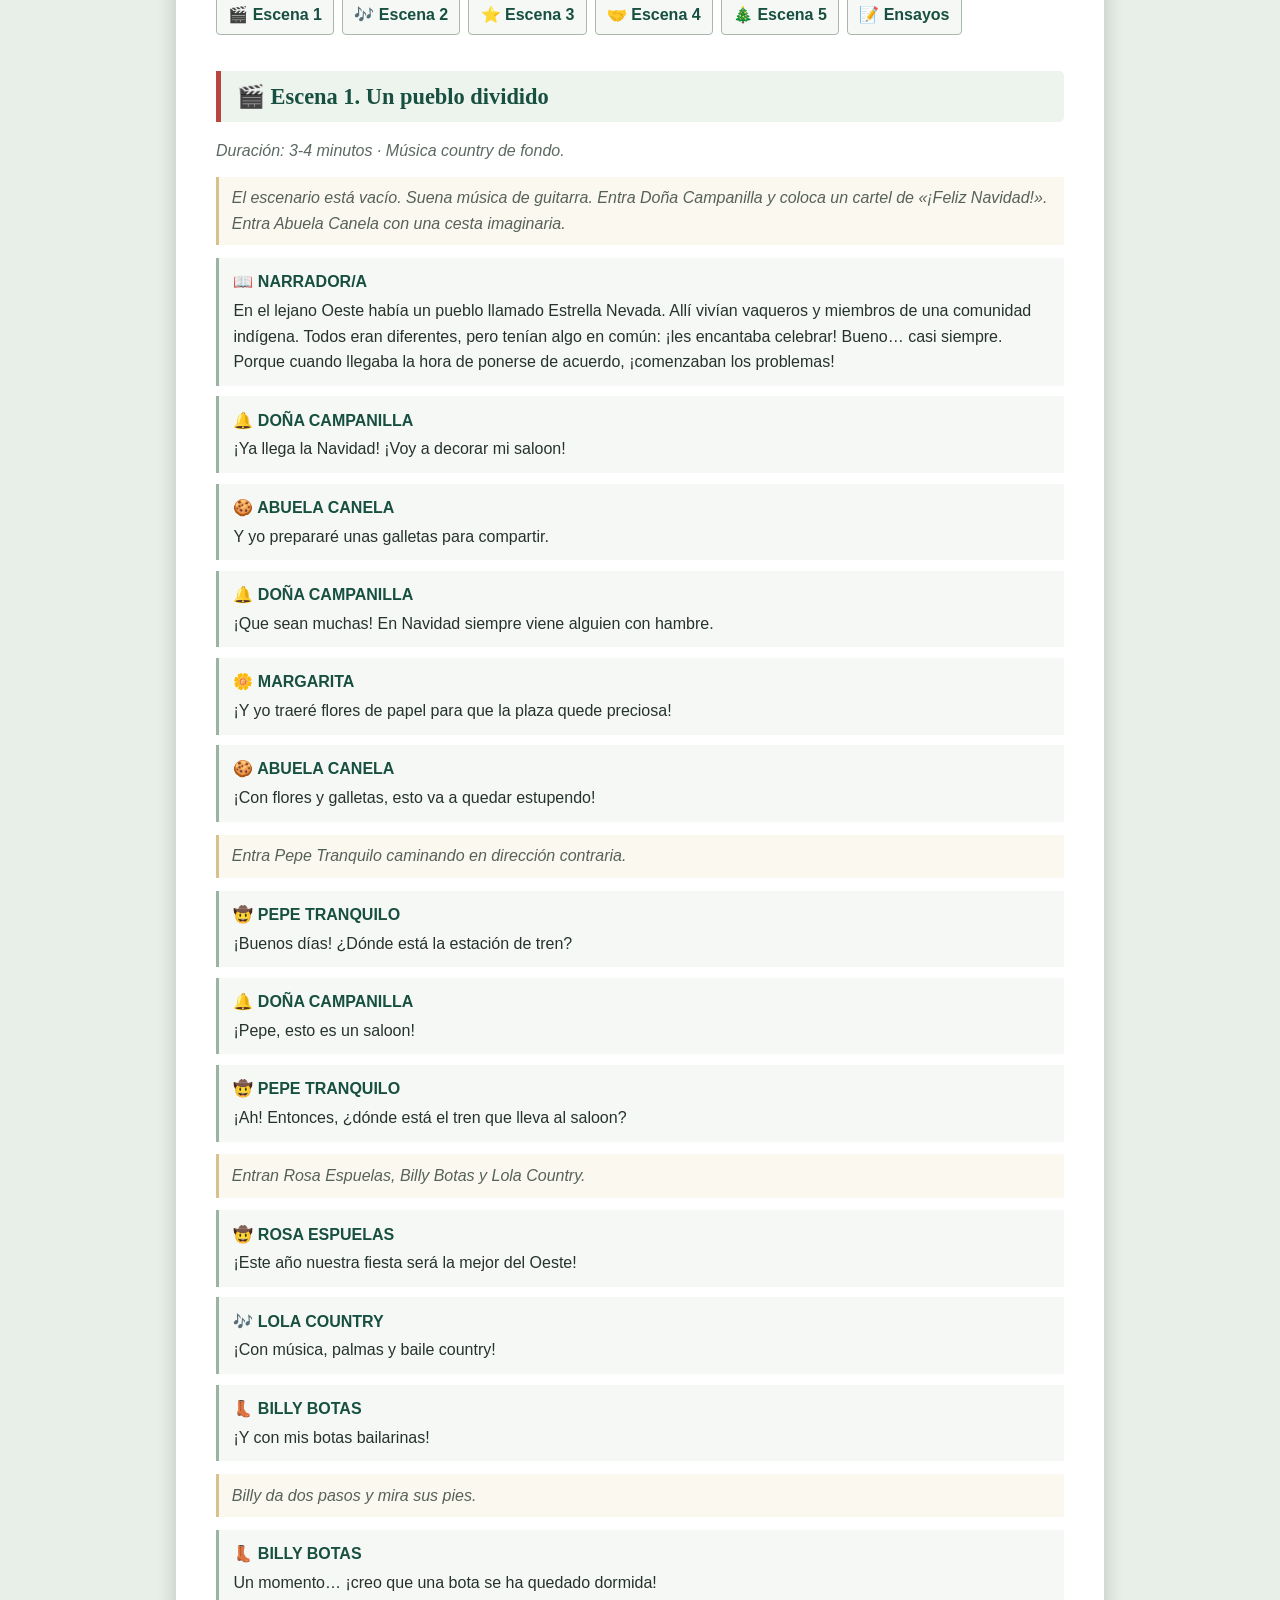
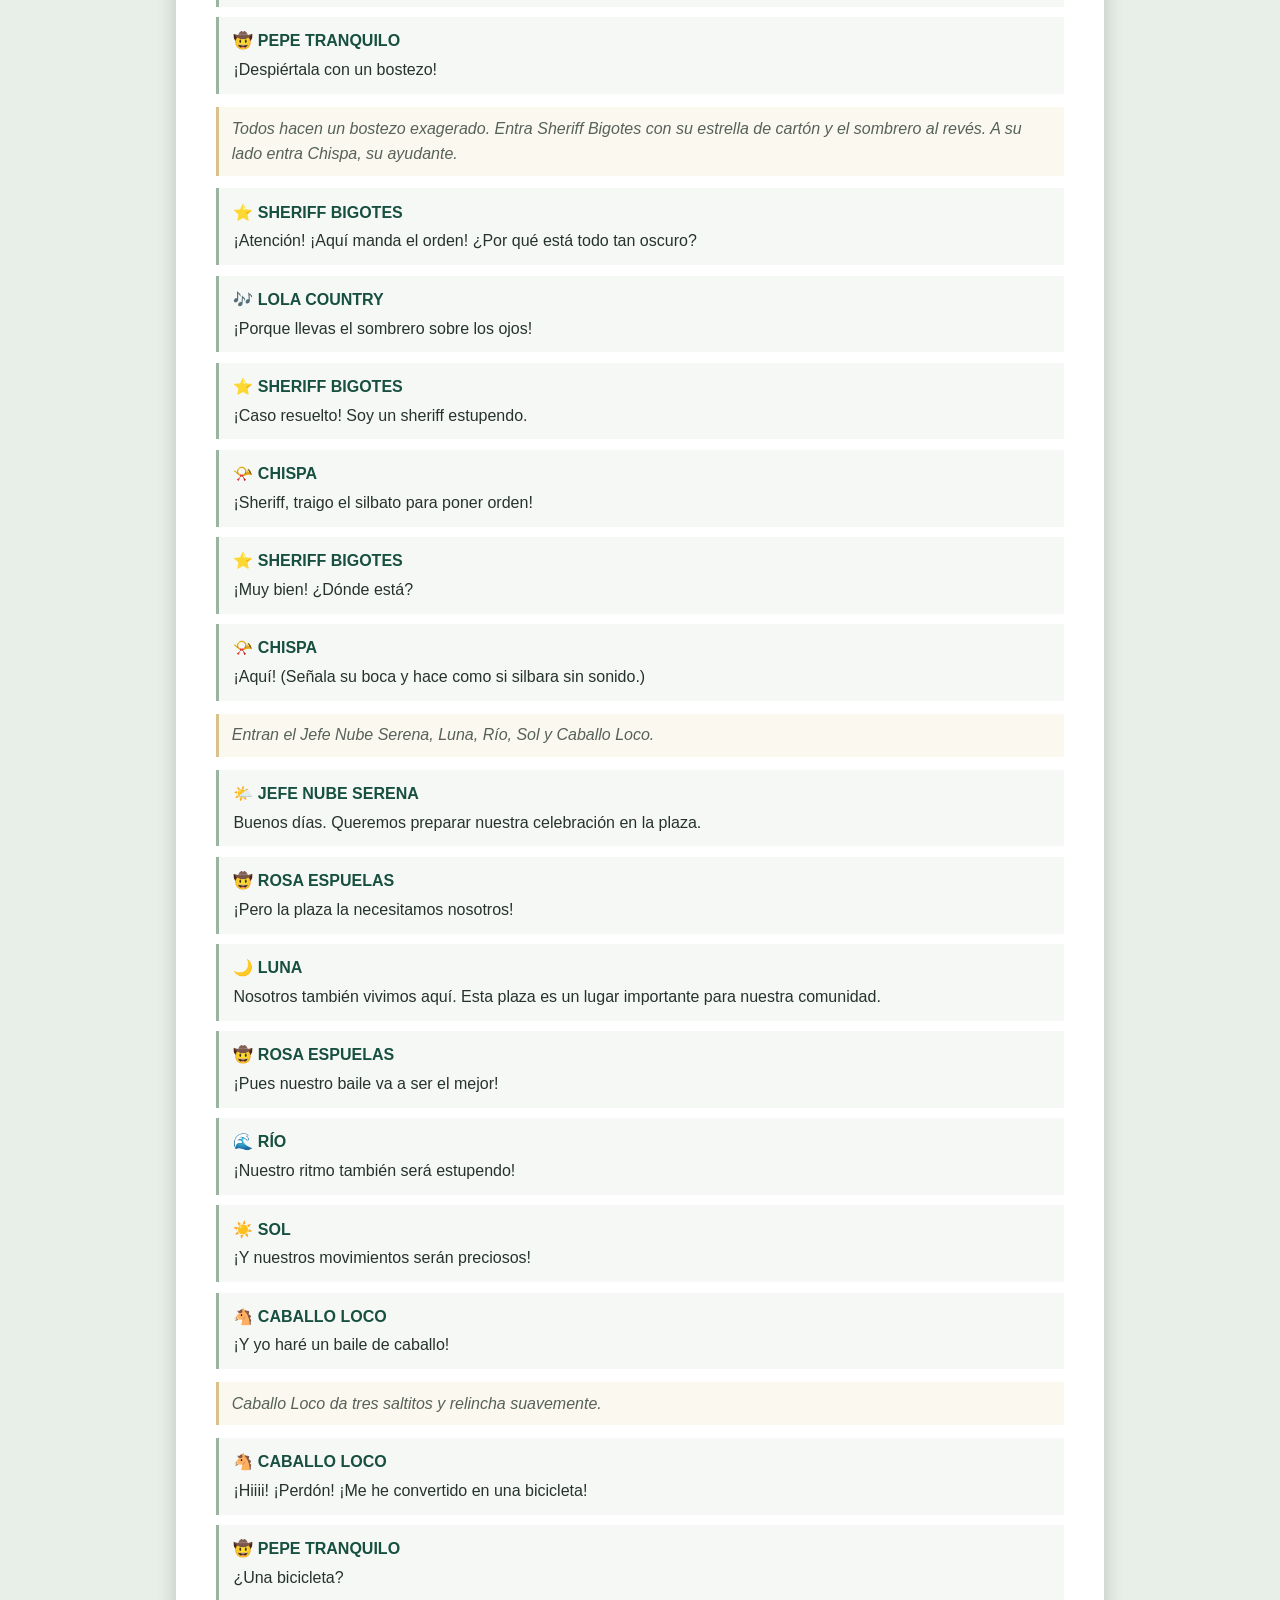
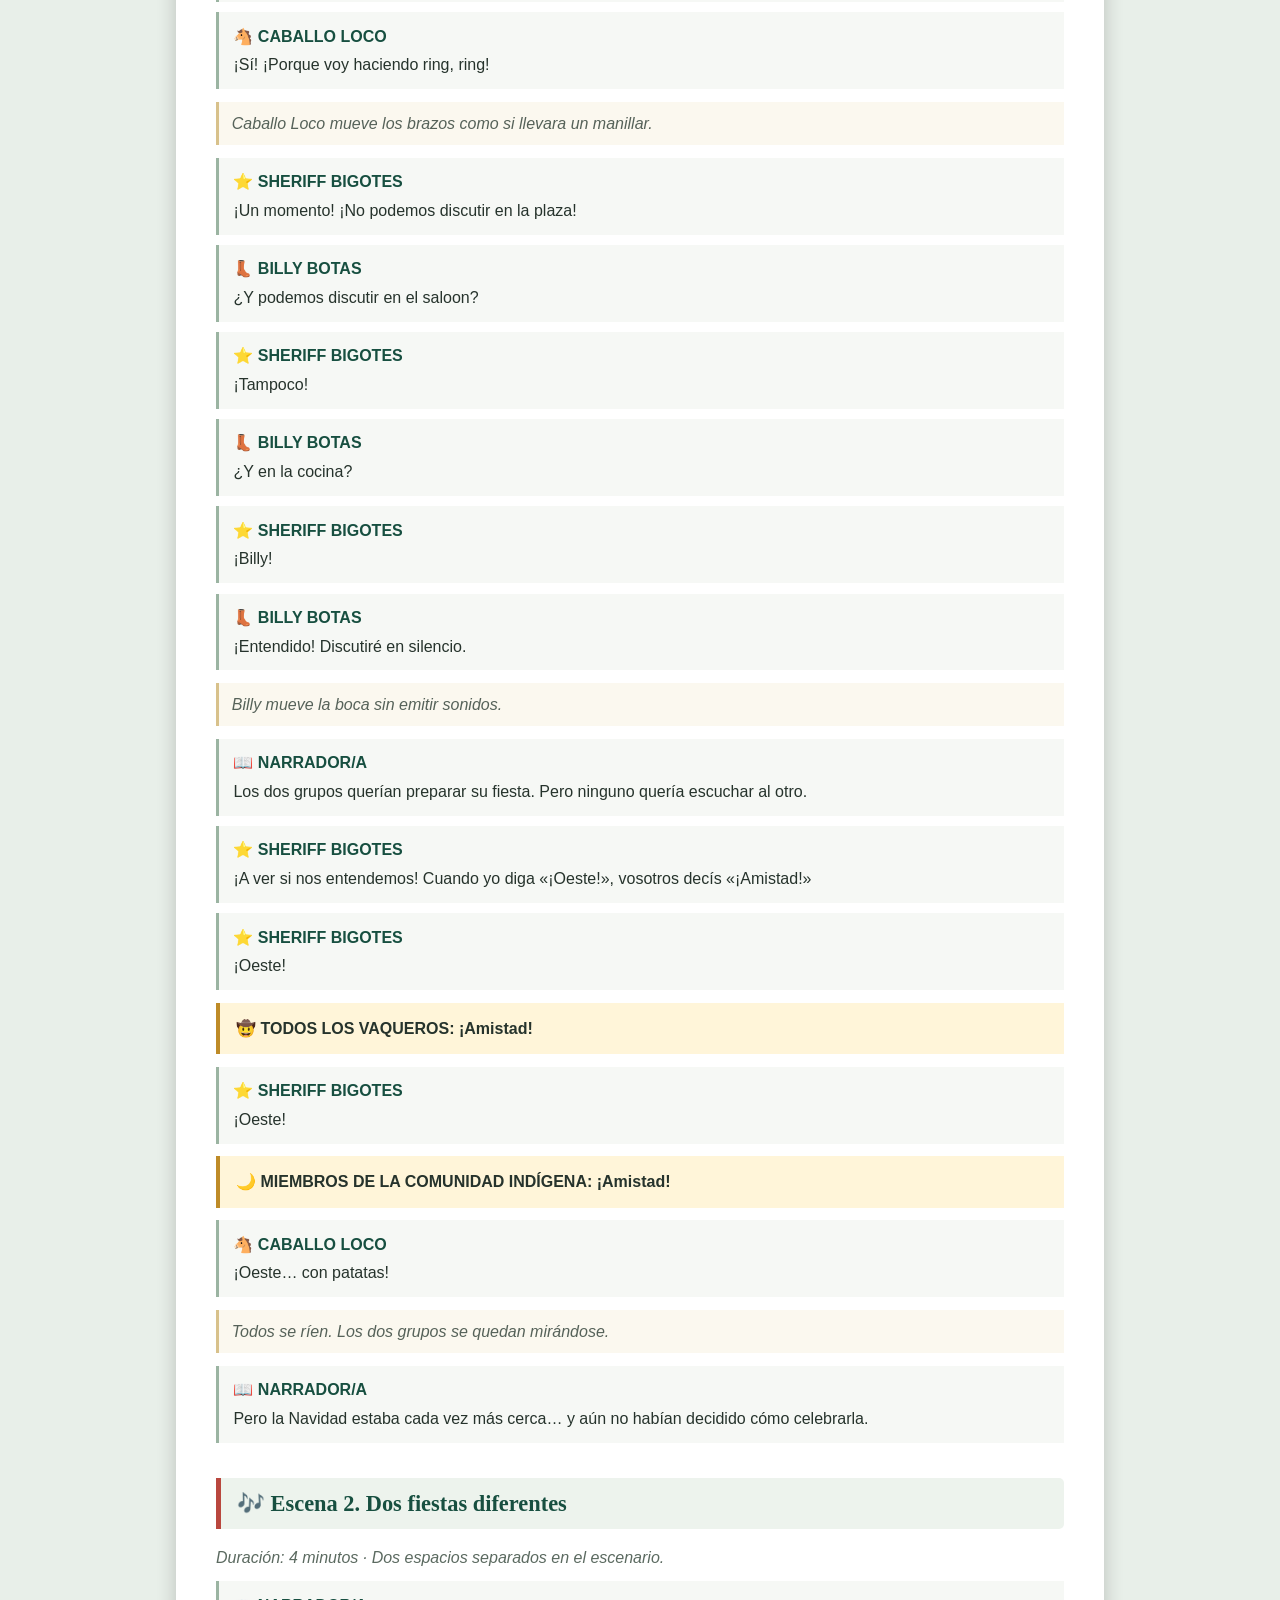
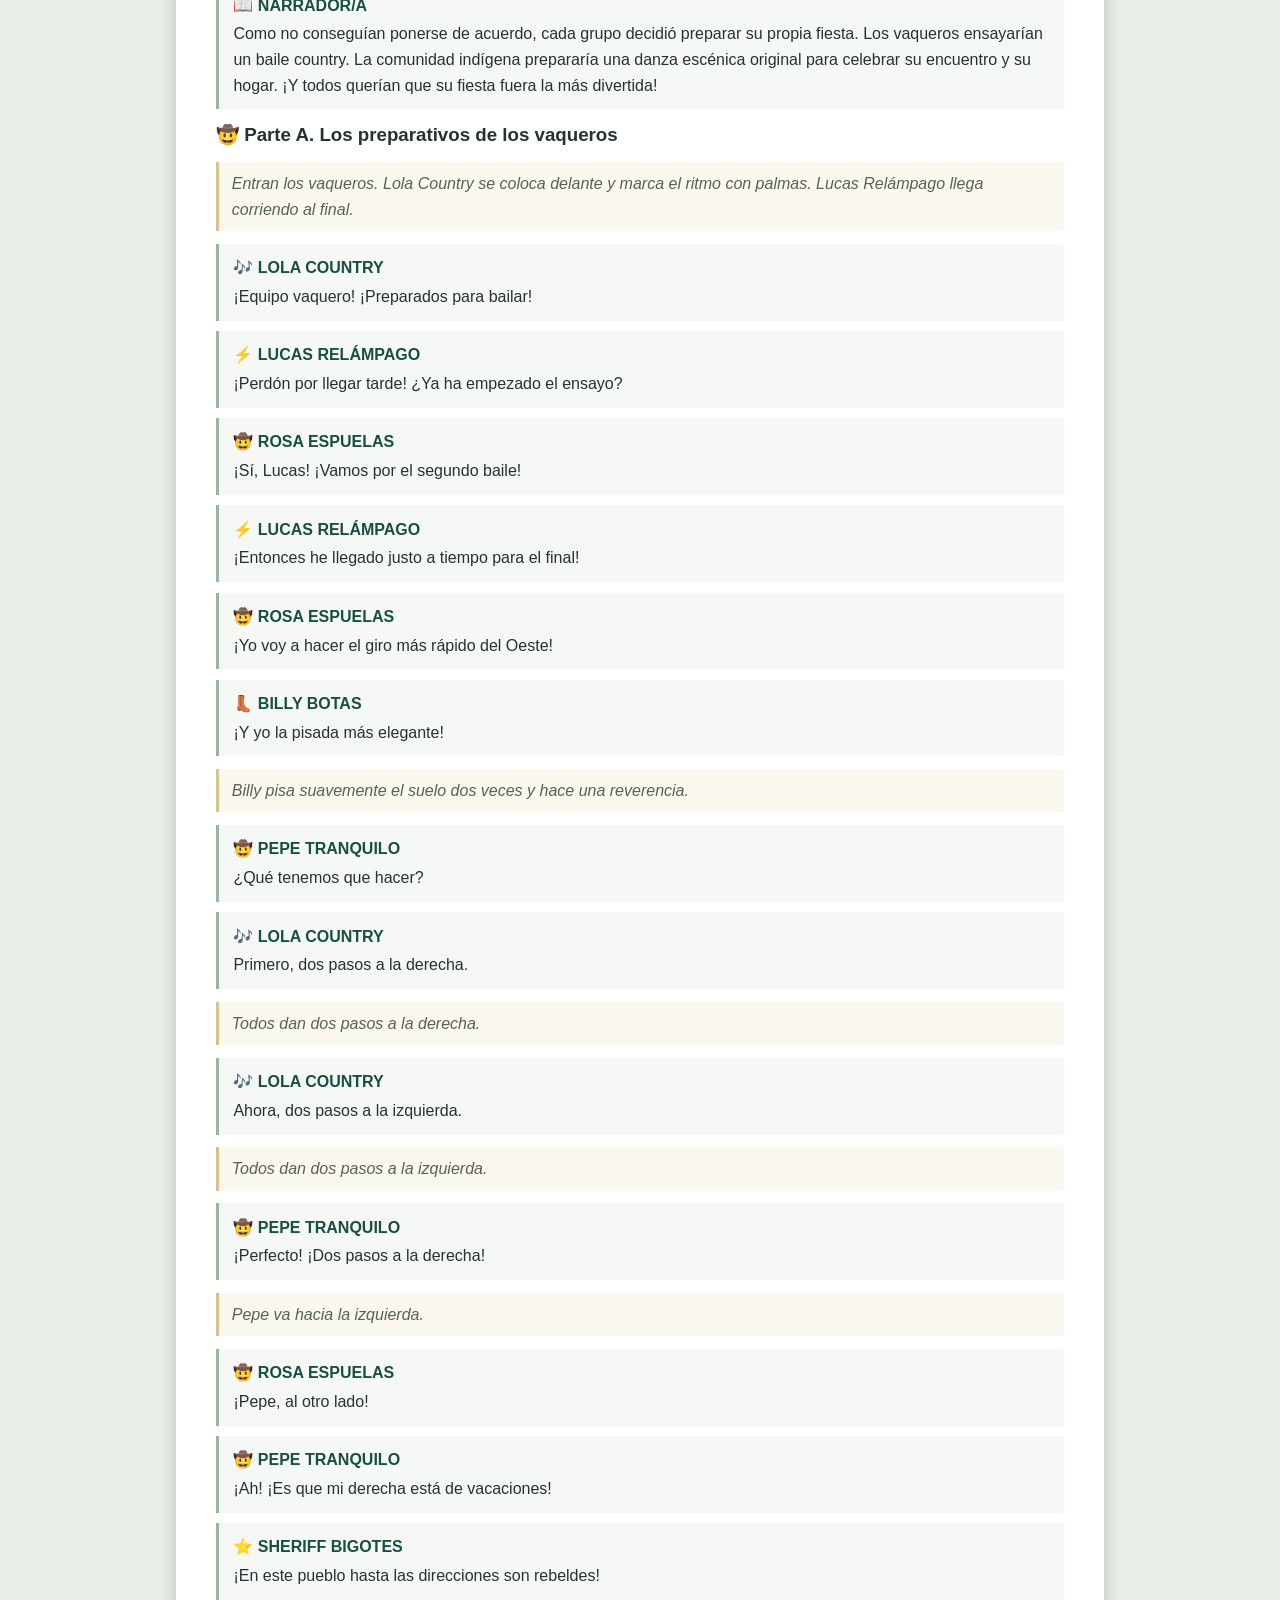
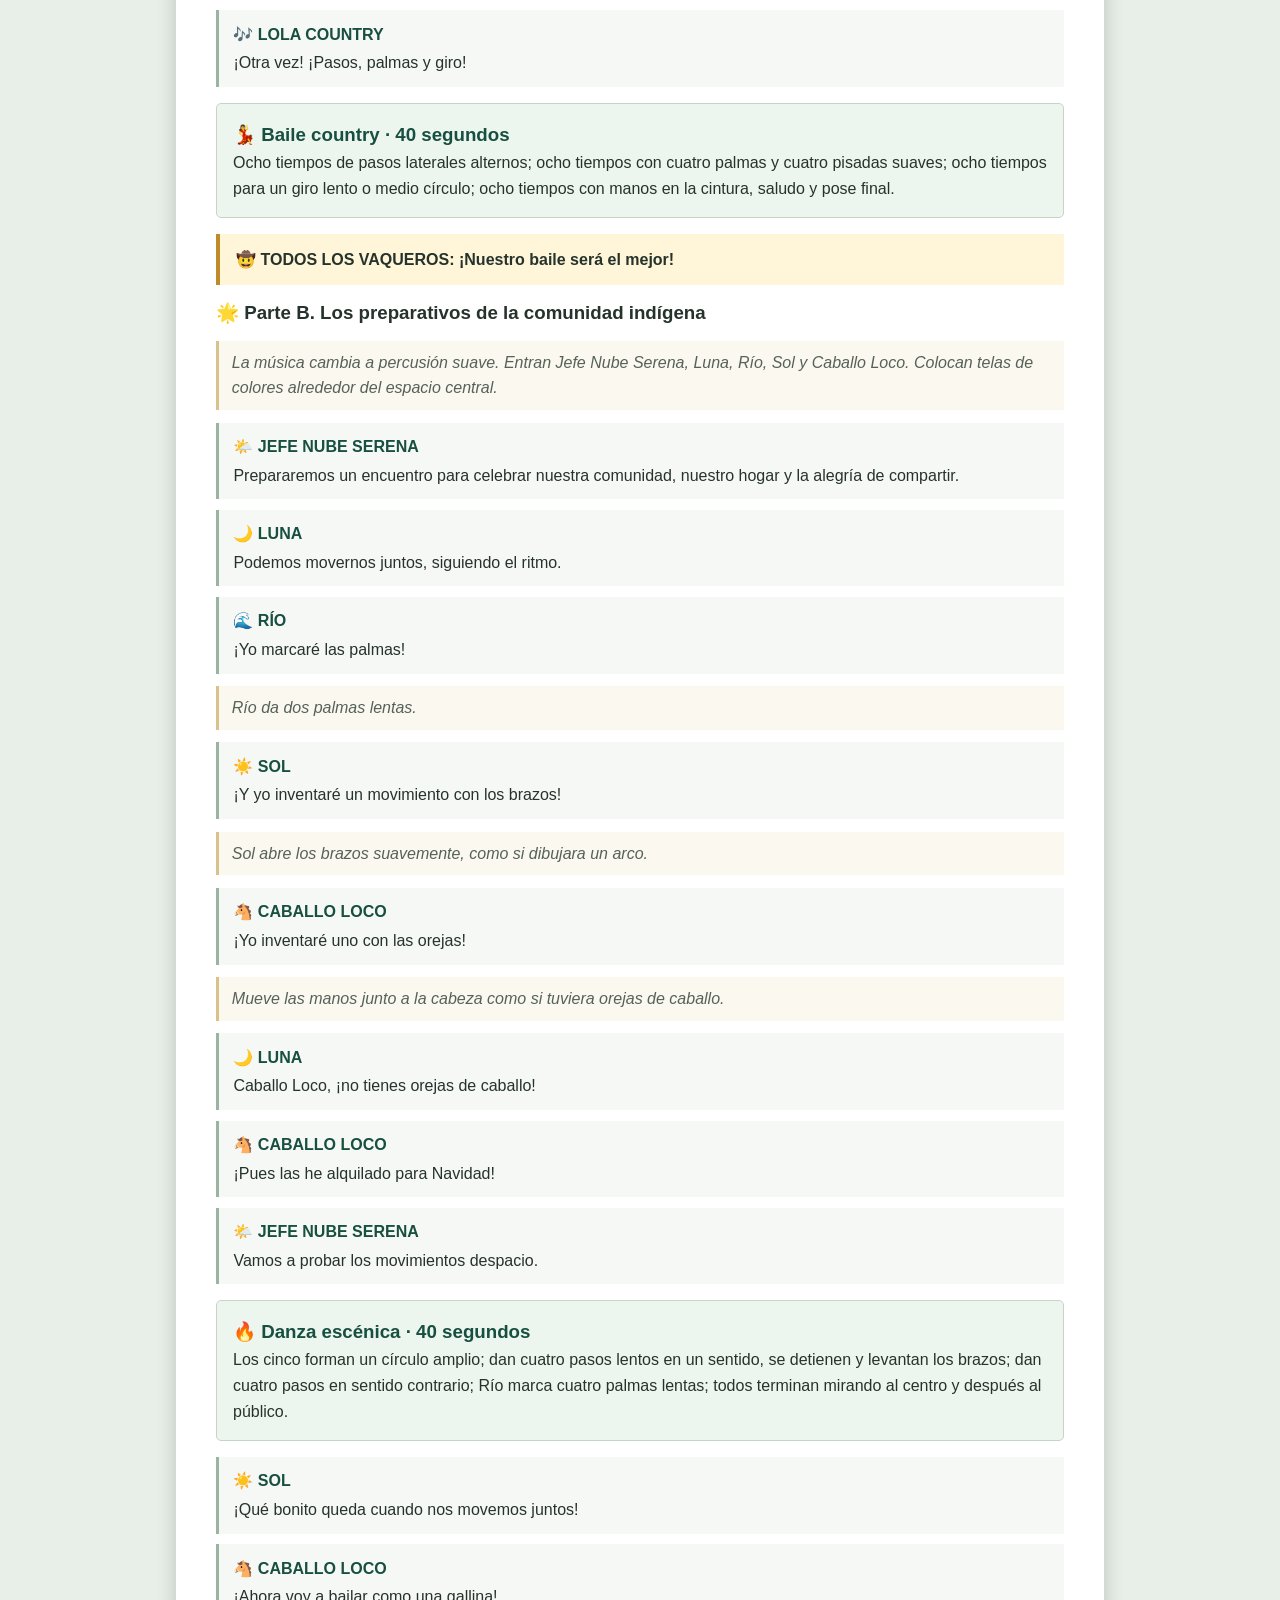
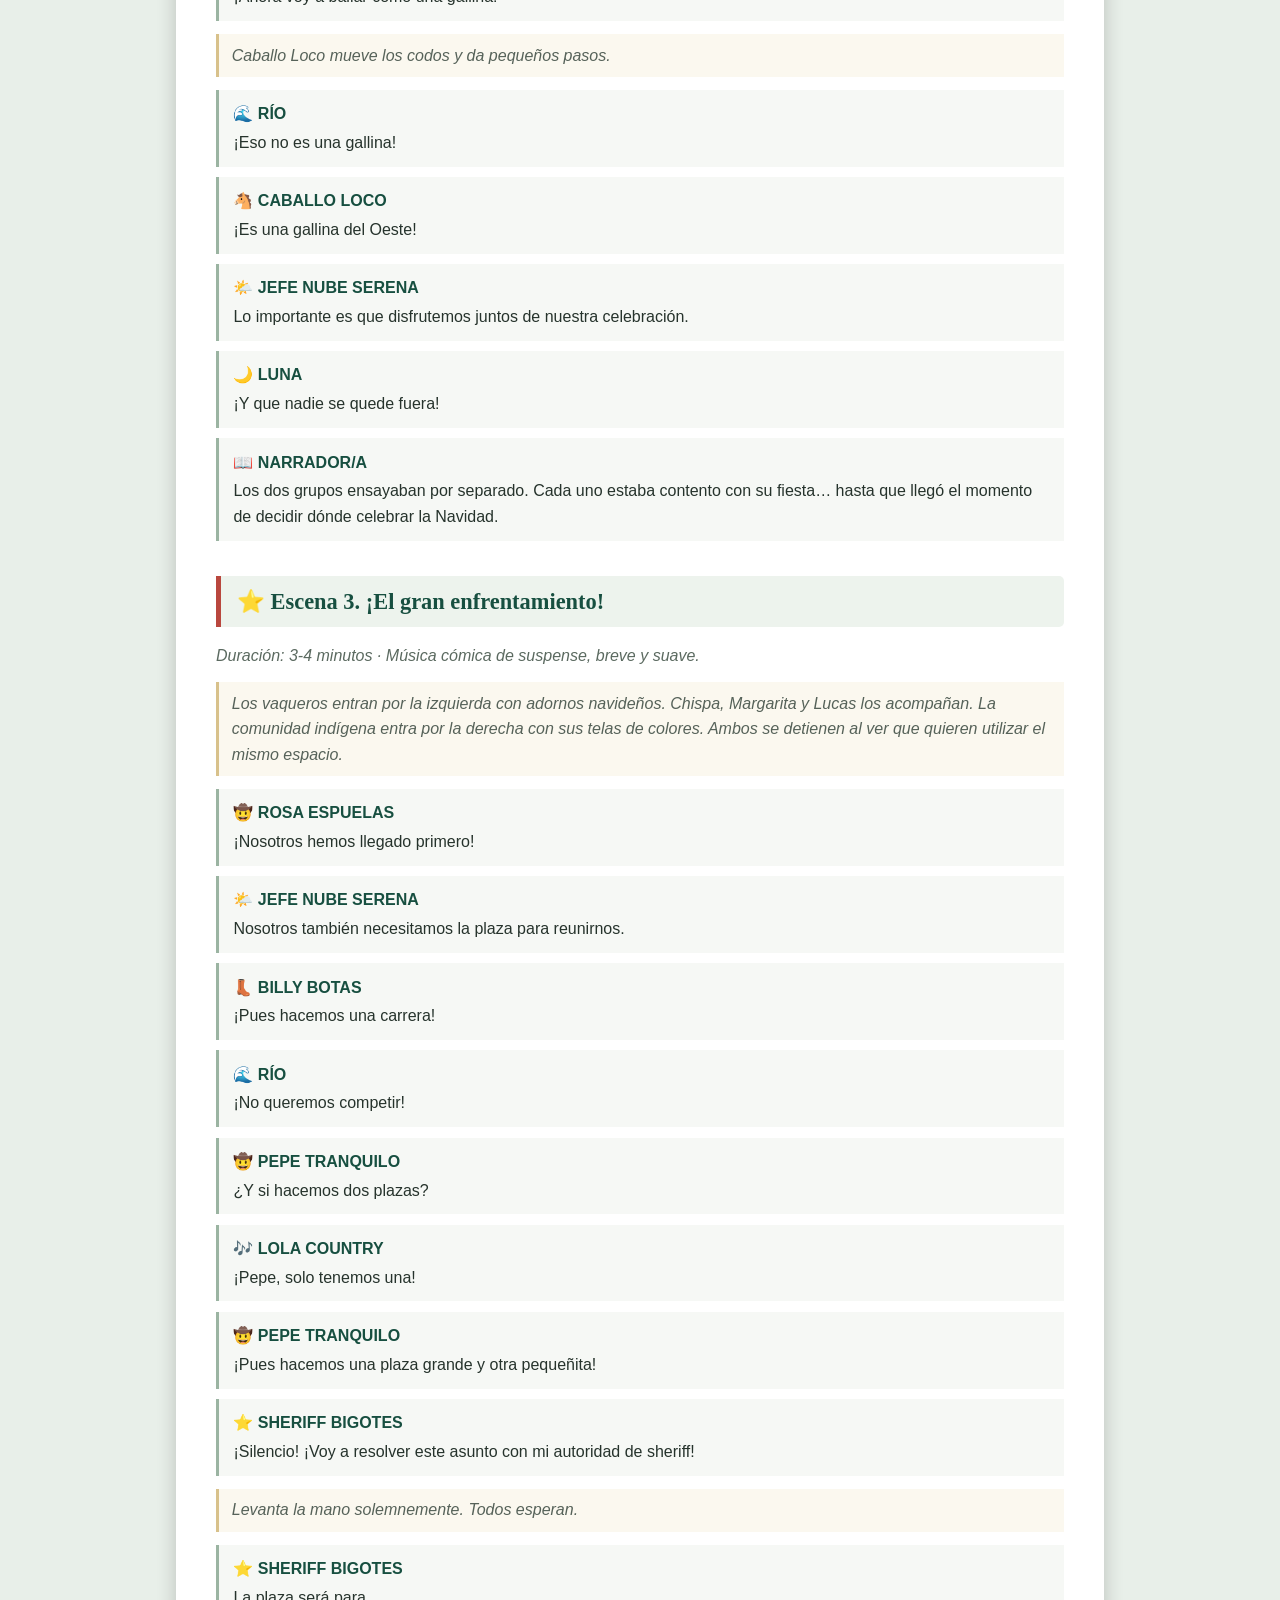
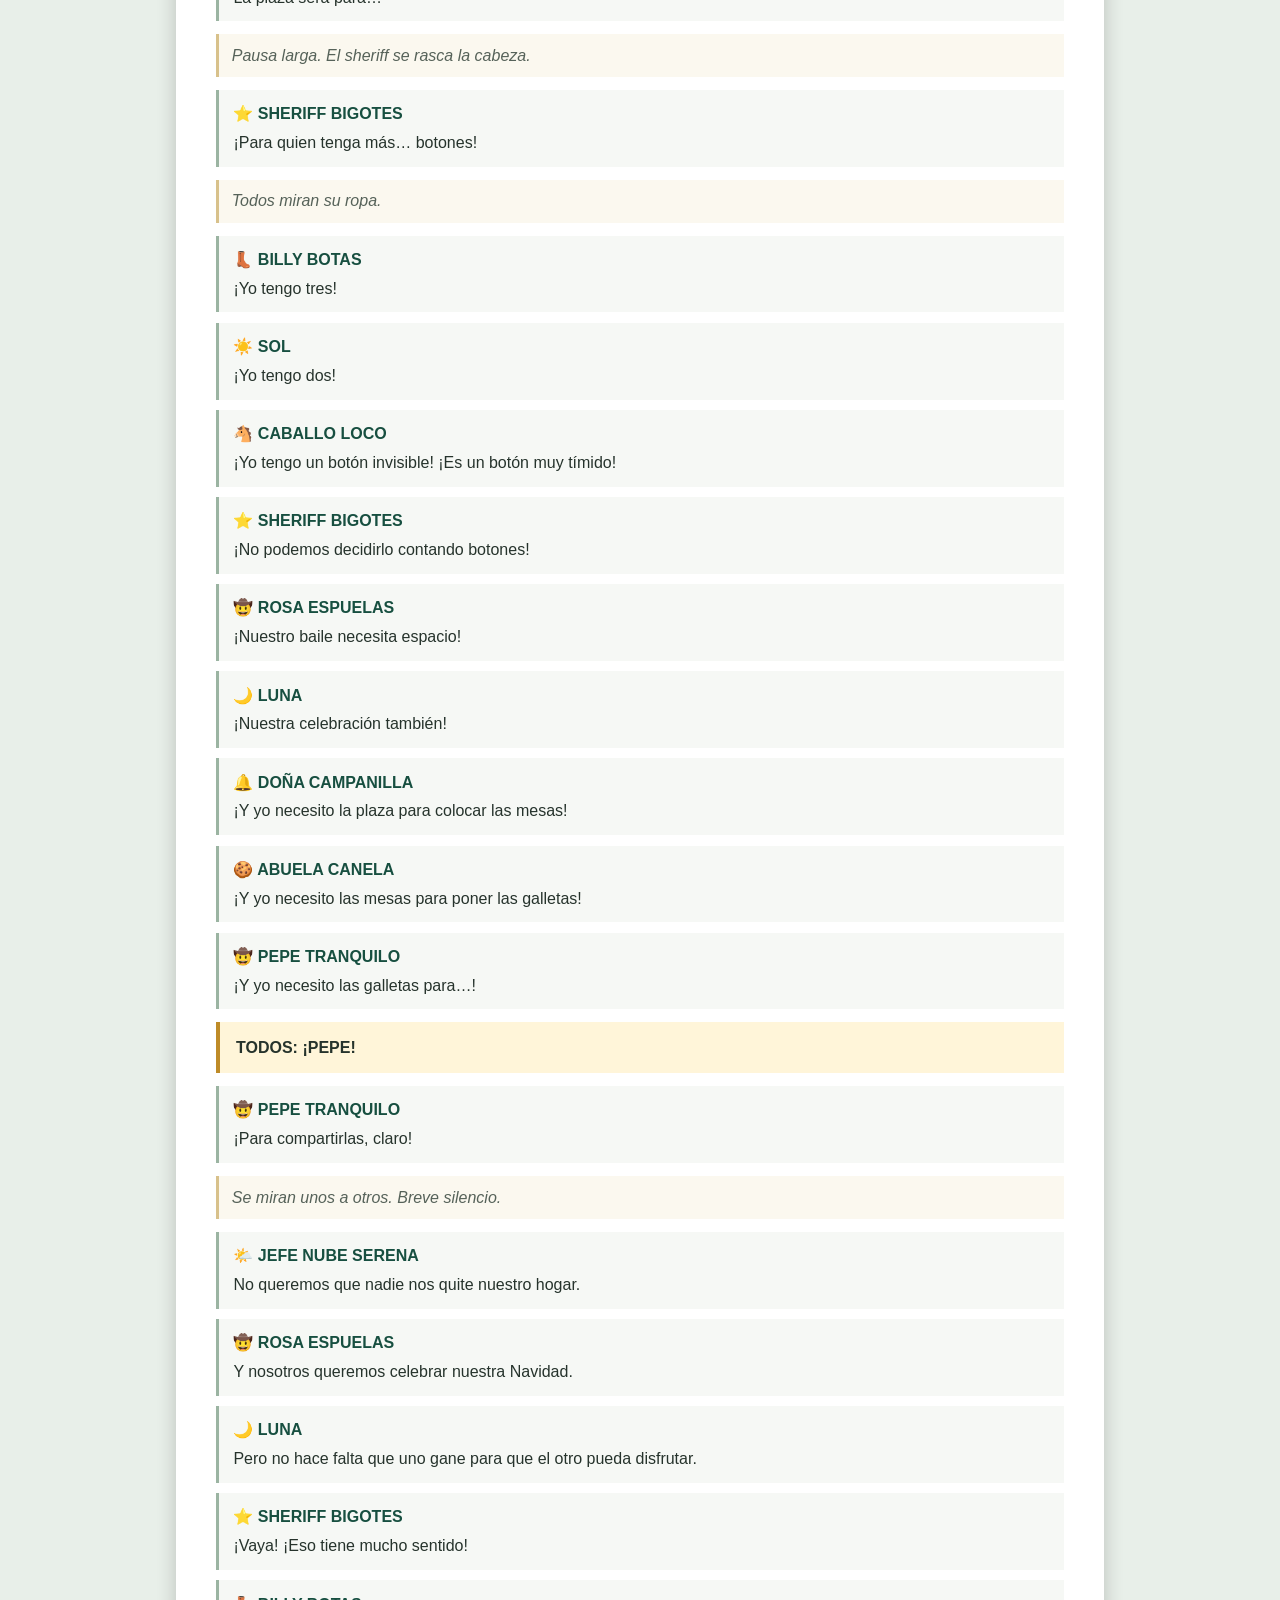
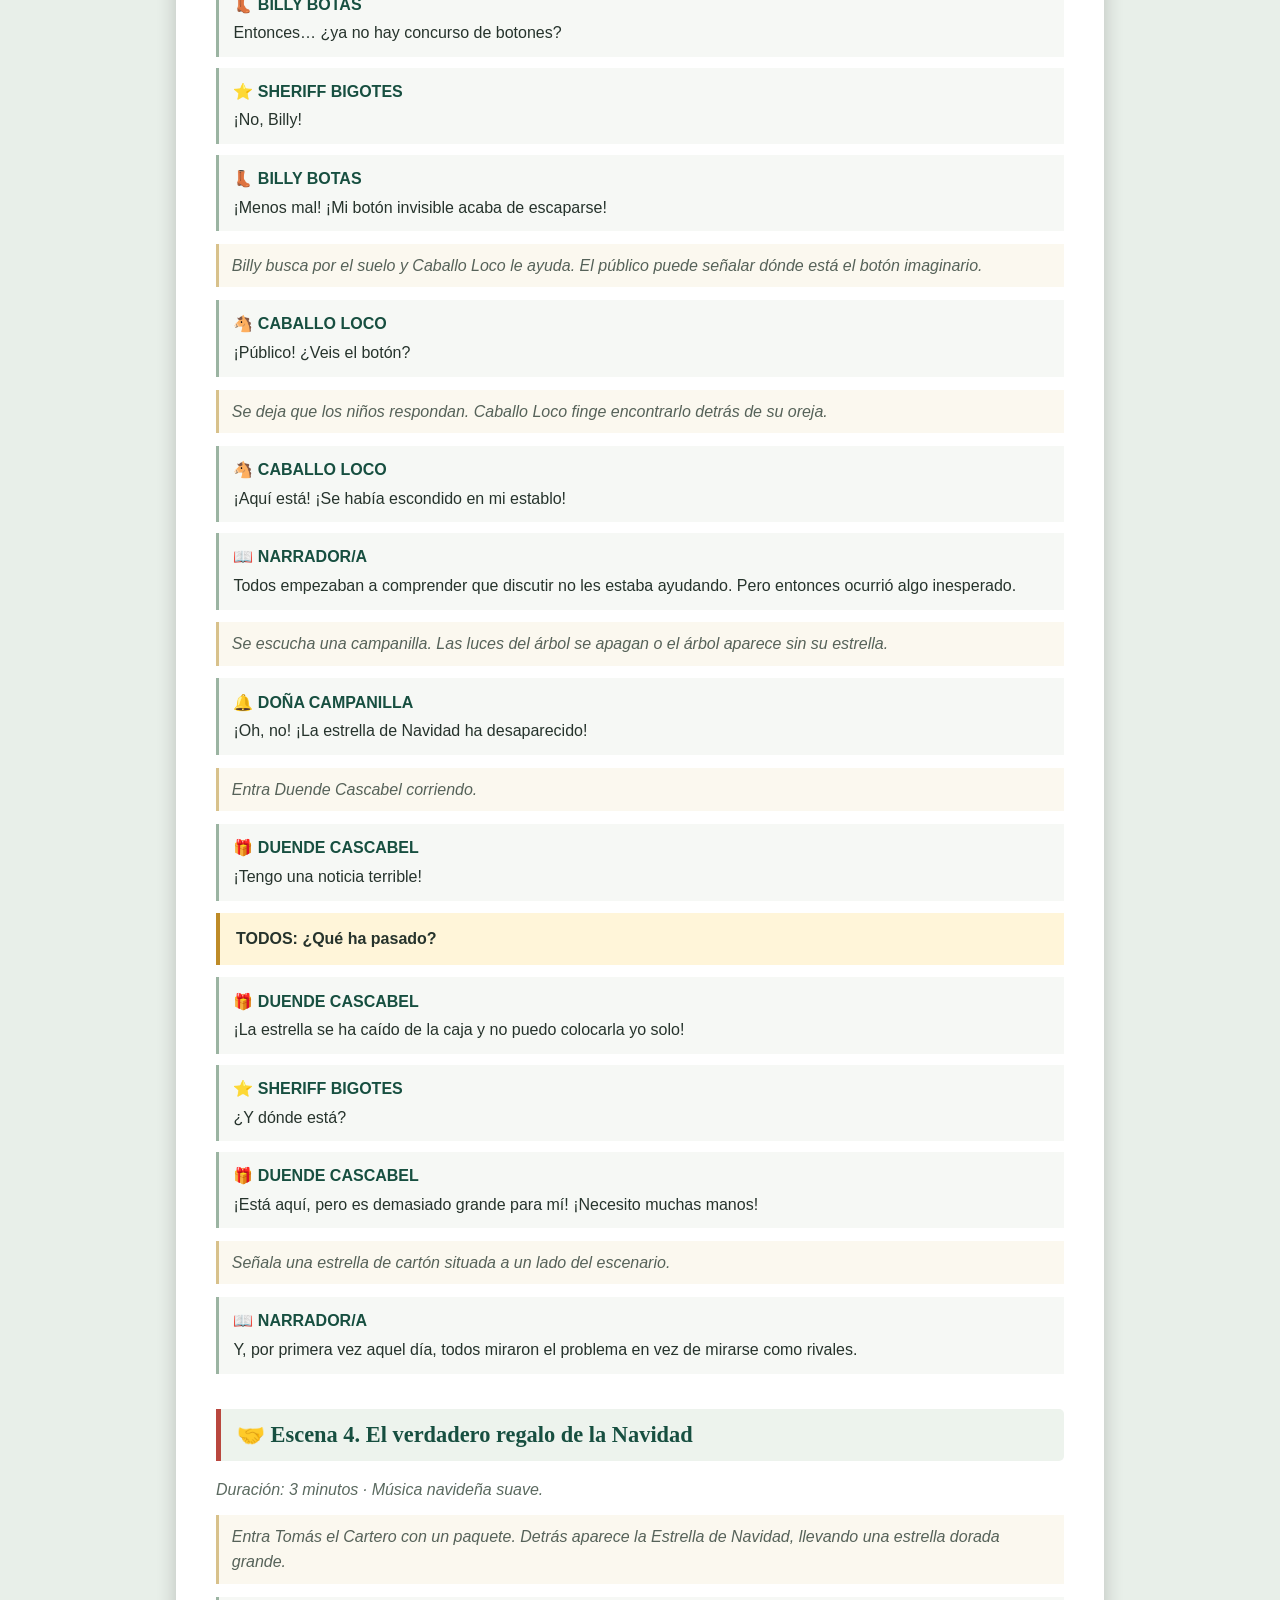
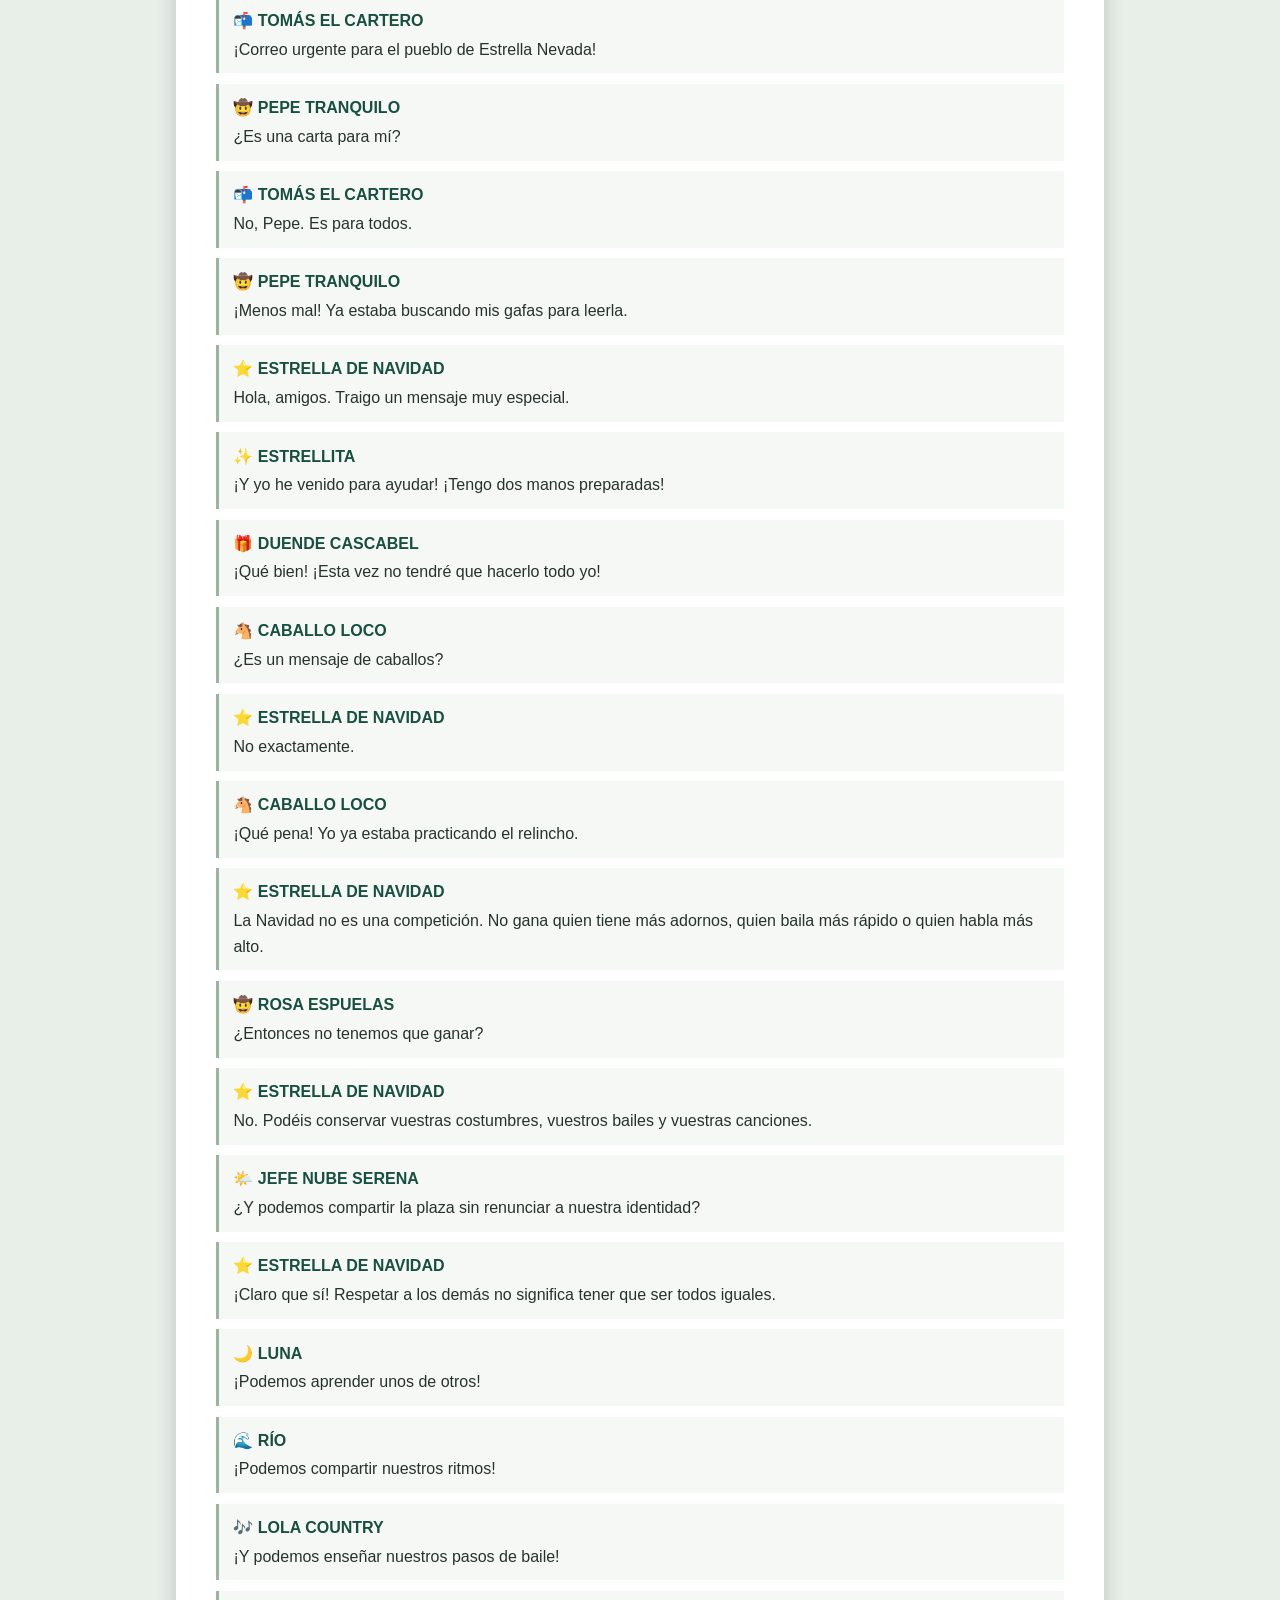
<file: 2026-2027/Trimestre2/index-19personajes.html>
<!DOCTYPE html>
<html lang="es">
<head>
    <meta charset="UTF-8">
    <meta name="viewport" content="width=device-width, initial-scale=1.0">
    <meta name="description" content="Lee en línea la versión ampliada de 19 personajes de Navidad en el antiguo Oeste y descarga ambos guiones en PDF.">
    <title>Navidad en el antiguo Oeste · 19 personajes | Nova-tro-s</title>
    <link rel="stylesheet" href="../../styles.css">
    <style>
        body { background: #e8efe9; color: #26332c; }
        header { background: #173d35; color: #fff; }
        header h1, .subtitle, .tagline { color: #fff; }
        header h1 { font-family: Georgia, 'Times New Roman', serif; }
        .reading-shell { max-width: 960px; margin: 0 auto 2rem; padding: 0 1rem; }
        .reading-shell main { padding: clamp(1rem, 4vw, 2.5rem); border-radius: 8px; }
        .back-link { color: #17634e; font-weight: 700; text-decoration: none; }
        .back-link:hover { text-decoration: underline; }
        .hero { margin: 1.2rem 0 1.5rem; padding: clamp(1.4rem, 5vw, 2.5rem); border-radius: 8px; color: #fff; background: #173d35; }
        .hero h2 { margin: 0 0 .5rem; border: 0; color: #fff; font: 700 clamp(2rem, 5vw, 3.2rem)/1.08 Georgia, 'Times New Roman', serif; }
        .hero p { margin: .3rem 0; color: #eaf3eb; }
        .hero .eyebrow { color: #f3ce83; font-size: .85rem; font-weight: 700; letter-spacing: .08em; text-transform: uppercase; }
        .actions { display: flex; flex-wrap: wrap; gap: .7rem; margin-top: 1.2rem; }
        .action { display: inline-flex; align-items: center; justify-content: center; min-height: 44px; padding: .65rem 1rem; border: 2px solid #f3ce83; border-radius: 5px; background: #f3ce83; color: #26332c; font-weight: 700; text-decoration: none; }
        .action.secondary { border-color: #fff; background: transparent; color: #fff; }
        .action:hover { filter: brightness(.94); }
        .summary { padding: 1rem 1.2rem; border-left: 4px solid #b9473e; background: #f8f4e9; }
        .summary p:last-child { margin-bottom: 0; }
        .quick-nav { display: flex; flex-wrap: wrap; gap: .5rem; margin: 1.5rem 0 2rem; }
        .quick-nav a { padding: .45rem .7rem; border: 1px solid #a9b8aa; border-radius: 4px; color: #174f40; background: #f5f8f4; font-weight: 700; text-decoration: none; }
        .quick-nav a:hover { background: #dce9df; }
        .cast-list { columns: 2; column-gap: 2rem; padding-left: 1.5rem; }
        .cast-list li { break-inside: avoid; padding: .25rem 0; }
        .scene { margin: 2.2rem 0; scroll-margin-top: 1rem; }
        .scene h2 { padding: .7rem 1rem; border: 0; border-left: 5px solid #b9473e; border-radius: 0 5px 5px 0; background: #edf3ed; color: #174f40; font: 700 1.4rem/1.3 Georgia, 'Times New Roman', serif; }
        .scene-note { color: #5b6a60; font-style: italic; }
        .direction { margin: .8rem 0; padding: .55rem .8rem; border-left: 3px solid #d8c18b; color: #566259; background: #fbf8ef; font-style: italic; }
        .dialogue { margin: .65rem 0; padding: .7rem .9rem; border-left: 3px solid #9bb4a2; background: #f6f8f5; }
        .dialogue p { margin: .2rem 0 0; white-space: pre-line; }
        .speaker { color: #174f40; font-weight: 800; }
        .audience { margin: .8rem 0; padding: .8rem 1rem; border-left: 4px solid #be8b28; background: #fff5d9; font-weight: 700; }
        .dance { margin: 1rem 0; padding: 1rem; border: 1px solid #c6d5c8; border-radius: 5px; background: #edf5ef; }
        .dance h3 { margin-top: 0; color: #174f40; }
        .closing-line { padding: 1.2rem; border-radius: 5px; color: #fff; background: #a83e39; text-align: center; font: 700 1.25rem/1.6 Georgia, 'Times New Roman', serif; }
        .pdf-viewer { margin-top: 1.5rem; border: 1px solid #cbd5cc; border-radius: 5px; }
        .pdf-viewer summary { padding: .8rem 1rem; color: #174f40; cursor: pointer; font-weight: 700; }
        .pdf-viewer iframe { display: block; width: 100%; height: min(75vh, 850px); border: 0; border-top: 1px solid #cbd5cc; }
        details.notes { margin: 1rem 0; padding: .9rem 1rem; border: 1px solid #cbd5cc; border-radius: 5px; background: #f7f9f6; }
        details.notes summary { color: #174f40; cursor: pointer; font-weight: 700; }
        footer { color: #fff; }
        @media (max-width: 600px) {
            .cast-list { columns: 1; }
            .reading-shell main { padding: 1rem; }
            .quick-nav a { flex: 1 1 42%; text-align: center; }
            .pdf-viewer iframe { height: 65vh; }
        }
    </style>
</head>
<body>
    <header>
        <div class="container">
            <h1>🎭 Nova-tro-s</h1>
            <p class="subtitle">Hacemos lo que podemos</p>
            <p class="tagline">Teatro de Familias · Educación Infantil</p>
        </div>
    </header>

    <div class="reading-shell">
        <main>
            <a class="back-link" href="../../index.html">← Volver a todas las obras</a>

            <section class="hero" aria-labelledby="play-title">
                <p class="eyebrow">🎄 Segundo trimestre · 2026-2027 · Versión ampliada</p>
                <h2 id="play-title">Navidad en el antiguo Oeste</h2>
                <p>🎭 Obra infantil · versión de 19 personajes · 5 escenas · 15-25 minutos</p>
                <p>📅 Actuación: fecha pendiente de confirmar. Dos pases entre las 9:30 y las 10:30.</p>
                <p>⏰ Ensayo general: uno o dos días antes; hora por acordar en el grupo.</p>
                <p>Cuanto más ensayada llevemos la obra, menos tiempo perderemos a primera hora.</p>
                <div class="actions">
                    <a class="action" href="Navidad_en_el_antiguo_Oeste_15personajes_v1.pdf" download>📥 PDF · 15 personajes</a>
                    <a class="action" href="Navidad_en_el_antiguo_Oeste_19personajes_v2.pdf" download>📥 PDF · 19 personajes</a>
                    <a class="action secondary" href="index.html">📖 Leer la versión de 15 personajes</a>
                    <a class="action secondary" href="#guion">📖 Ir al guion</a>
                </div>
            </section>

            <section class="summary">
                <h2>✨ La historia</h2>
                <p>En el pueblo de Estrella Nevada, vaqueros y miembros de una comunidad indígena quieren organizar fiestas separadas y demostrar que la suya es la mejor. Entre las ocurrencias de Caballo Loco, las confusiones del sheriff y una estrella que necesita muchas manos, descubrirán que pueden conservar sus tradiciones y compartir la celebración.</p>
                <p><strong>Mensaje:</strong> escuchar, respetar las diferencias, compartir y aprender a convivir.</p>
            </section>

            <section aria-labelledby="cast-title">
                <h2 id="cast-title">🎭 Los 19 personajes</h2>
                <ol class="cast-list">
                    <li>⭐ Sheriff Bigotes, sheriff despistado.</li>
                    <li>📯 Chispa, ayudante del sheriff; quiere ser útil, pero suele llevar los objetos equivocados.</li>
                    <li>🤠 Pepe Tranquilo, vaquero bonachón y distraído.</li>
                    <li>🤠 Rosa Espuelas, vaquera decidida.</li>
                    <li>👢 Billy Botas, vaquero torpe y gracioso.</li>
                    <li>🎶 Lola Country, alegre y musical.</li>
                    <li>⚡ Lucas Relámpago, joven vaquero que siempre llega tarde, aunque aparece cuando hace falta.</li>
                    <li>🌤️ Jefe Nube Serena, líder sabio y firme.</li>
                    <li>🐴 Caballo Loco, espontáneo y muy expresivo.</li>
                    <li>🌙 Luna, observadora y sensible.</li>
                    <li>🌊 Río, alegre y colaborador.</li>
                    <li>☀️ Sol, expresiva e imaginativa.</li>
                    <li>⭐ Estrella de Navidad, mágica y cariñosa.</li>
                    <li>✨ Estrellita, pequeña ayudante decidida, siempre dispuesta a echar una mano.</li>
                    <li>🔔 Doña Campanilla, encargada del saloon.</li>
                    <li>📬 Tomás el Cartero, mensajero del pueblo.</li>
                    <li>🍪 Abuela Canela, cocinera generosa.</li>
                    <li>🎁 Duende Cascabel, ayudante navideño nervioso.</li>
                    <li>🌼 Margarita, florista alegre y observadora; ayuda a decorar la plaza.</li>
                </ol>
                <p><em>El papel de narrador/a puede hacerlo una persona adulta.</em></p>
            </section>

            <nav class="quick-nav" aria-label="Navegación del guion">
                <a href="#escena1">🎬 Escena 1</a>
                <a href="#escena2">🎶 Escena 2</a>
                <a href="#escena3">⭐ Escena 3</a>
                <a href="#escena4">🤝 Escena 4</a>
                <a href="#escena5">🎄 Escena 5</a>
                <a href="#ensayos">📝 Ensayos</a>
            </nav>

            <div id="guion">
                <section class="scene" id="escena1">
                    <h2>🎬 Escena 1. Un pueblo dividido</h2>
                    <p class="scene-note">Duración: 3-4 minutos · Música country de fondo.</p>
                    <p class="direction">El escenario está vacío. Suena música de guitarra. Entra Doña Campanilla y coloca un cartel de «¡Feliz Navidad!». Entra Abuela Canela con una cesta imaginaria.</p>
                    <div class="dialogue"><span class="speaker">📖 NARRADOR/A</span><p>En el lejano Oeste había un pueblo llamado Estrella Nevada. Allí vivían vaqueros y miembros de una comunidad indígena. Todos eran diferentes, pero tenían algo en común: ¡les encantaba celebrar! Bueno… casi siempre. Porque cuando llegaba la hora de ponerse de acuerdo, ¡comenzaban los problemas!</p></div>
                    <div class="dialogue"><span class="speaker">🔔 DOÑA CAMPANILLA</span><p>¡Ya llega la Navidad! ¡Voy a decorar mi saloon!</p></div>
                    <div class="dialogue"><span class="speaker">🍪 ABUELA CANELA</span><p>Y yo prepararé unas galletas para compartir.</p></div>
                    <div class="dialogue"><span class="speaker">🔔 DOÑA CAMPANILLA</span><p>¡Que sean muchas! En Navidad siempre viene alguien con hambre.</p></div>
                    <div class="dialogue"><span class="speaker">🌼 MARGARITA</span><p>¡Y yo traeré flores de papel para que la plaza quede preciosa!</p></div>
                    <div class="dialogue"><span class="speaker">🍪 ABUELA CANELA</span><p>¡Con flores y galletas, esto va a quedar estupendo!</p></div>
                    <p class="direction">Entra Pepe Tranquilo caminando en dirección contraria.</p>
                    <div class="dialogue"><span class="speaker">🤠 PEPE TRANQUILO</span><p>¡Buenos días! ¿Dónde está la estación de tren?</p></div>
                    <div class="dialogue"><span class="speaker">🔔 DOÑA CAMPANILLA</span><p>¡Pepe, esto es un saloon!</p></div>
                    <div class="dialogue"><span class="speaker">🤠 PEPE TRANQUILO</span><p>¡Ah! Entonces, ¿dónde está el tren que lleva al saloon?</p></div>
                    <p class="direction">Entran Rosa Espuelas, Billy Botas y Lola Country.</p>
                    <div class="dialogue"><span class="speaker">🤠 ROSA ESPUELAS</span><p>¡Este año nuestra fiesta será la mejor del Oeste!</p></div>
                    <div class="dialogue"><span class="speaker">🎶 LOLA COUNTRY</span><p>¡Con música, palmas y baile country!</p></div>
                    <div class="dialogue"><span class="speaker">👢 BILLY BOTAS</span><p>¡Y con mis botas bailarinas!</p></div>
                    <p class="direction">Billy da dos pasos y mira sus pies.</p>
                    <div class="dialogue"><span class="speaker">👢 BILLY BOTAS</span><p>Un momento… ¡creo que una bota se ha quedado dormida!</p></div>
                    <div class="dialogue"><span class="speaker">🤠 PEPE TRANQUILO</span><p>¡Despiértala con un bostezo!</p></div>
                    <p class="direction">Todos hacen un bostezo exagerado. Entra Sheriff Bigotes con su estrella de cartón y el sombrero al revés. A su lado entra Chispa, su ayudante.</p>
                    <div class="dialogue"><span class="speaker">⭐ SHERIFF BIGOTES</span><p>¡Atención! ¡Aquí manda el orden! ¿Por qué está todo tan oscuro?</p></div>
                    <div class="dialogue"><span class="speaker">🎶 LOLA COUNTRY</span><p>¡Porque llevas el sombrero sobre los ojos!</p></div>
                    <div class="dialogue"><span class="speaker">⭐ SHERIFF BIGOTES</span><p>¡Caso resuelto! Soy un sheriff estupendo.</p></div>
                    <div class="dialogue"><span class="speaker">📯 CHISPA</span><p>¡Sheriff, traigo el silbato para poner orden!</p></div>
                    <div class="dialogue"><span class="speaker">⭐ SHERIFF BIGOTES</span><p>¡Muy bien! ¿Dónde está?</p></div>
                    <div class="dialogue"><span class="speaker">📯 CHISPA</span><p>¡Aquí! (Señala su boca y hace como si silbara sin sonido.)</p></div>
                    <p class="direction">Entran el Jefe Nube Serena, Luna, Río, Sol y Caballo Loco.</p>
                    <div class="dialogue"><span class="speaker">🌤️ JEFE NUBE SERENA</span><p>Buenos días. Queremos preparar nuestra celebración en la plaza.</p></div>
                    <div class="dialogue"><span class="speaker">🤠 ROSA ESPUELAS</span><p>¡Pero la plaza la necesitamos nosotros!</p></div>
                    <div class="dialogue"><span class="speaker">🌙 LUNA</span><p>Nosotros también vivimos aquí. Esta plaza es un lugar importante para nuestra comunidad.</p></div>
                    <div class="dialogue"><span class="speaker">🤠 ROSA ESPUELAS</span><p>¡Pues nuestro baile va a ser el mejor!</p></div>
                    <div class="dialogue"><span class="speaker">🌊 RÍO</span><p>¡Nuestro ritmo también será estupendo!</p></div>
                    <div class="dialogue"><span class="speaker">☀️ SOL</span><p>¡Y nuestros movimientos serán preciosos!</p></div>
                    <div class="dialogue"><span class="speaker">🐴 CABALLO LOCO</span><p>¡Y yo haré un baile de caballo!</p></div>
                    <p class="direction">Caballo Loco da tres saltitos y relincha suavemente.</p>
                    <div class="dialogue"><span class="speaker">🐴 CABALLO LOCO</span><p>¡Hiiii! ¡Perdón! ¡Me he convertido en una bicicleta!</p></div>
                    <div class="dialogue"><span class="speaker">🤠 PEPE TRANQUILO</span><p>¿Una bicicleta?</p></div>
                    <div class="dialogue"><span class="speaker">🐴 CABALLO LOCO</span><p>¡Sí! ¡Porque voy haciendo ring, ring!</p></div>
                    <p class="direction">Caballo Loco mueve los brazos como si llevara un manillar.</p>
                    <div class="dialogue"><span class="speaker">⭐ SHERIFF BIGOTES</span><p>¡Un momento! ¡No podemos discutir en la plaza!</p></div>
                    <div class="dialogue"><span class="speaker">👢 BILLY BOTAS</span><p>¿Y podemos discutir en el saloon?</p></div>
                    <div class="dialogue"><span class="speaker">⭐ SHERIFF BIGOTES</span><p>¡Tampoco!</p></div>
                    <div class="dialogue"><span class="speaker">👢 BILLY BOTAS</span><p>¿Y en la cocina?</p></div>
                    <div class="dialogue"><span class="speaker">⭐ SHERIFF BIGOTES</span><p>¡Billy!</p></div>
                    <div class="dialogue"><span class="speaker">👢 BILLY BOTAS</span><p>¡Entendido! Discutiré en silencio.</p></div>
                    <p class="direction">Billy mueve la boca sin emitir sonidos.</p>
                    <div class="dialogue"><span class="speaker">📖 NARRADOR/A</span><p>Los dos grupos querían preparar su fiesta. Pero ninguno quería escuchar al otro.</p></div>
                    <div class="dialogue"><span class="speaker">⭐ SHERIFF BIGOTES</span><p>¡A ver si nos entendemos! Cuando yo diga «¡Oeste!», vosotros decís «¡Amistad!»</p></div>
                    <div class="dialogue"><span class="speaker">⭐ SHERIFF BIGOTES</span><p>¡Oeste!</p></div>
                    <div class="audience">🤠 TODOS LOS VAQUEROS: ¡Amistad!</div>
                    <div class="dialogue"><span class="speaker">⭐ SHERIFF BIGOTES</span><p>¡Oeste!</p></div>
                    <div class="audience">🌙 MIEMBROS DE LA COMUNIDAD INDÍGENA: ¡Amistad!</div>
                    <div class="dialogue"><span class="speaker">🐴 CABALLO LOCO</span><p>¡Oeste… con patatas!</p></div>
                    <p class="direction">Todos se ríen. Los dos grupos se quedan mirándose.</p>
                    <div class="dialogue"><span class="speaker">📖 NARRADOR/A</span><p>Pero la Navidad estaba cada vez más cerca… y aún no habían decidido cómo celebrarla.</p></div>
                </section>

                <section class="scene" id="escena2">
                    <h2>🎶 Escena 2. Dos fiestas diferentes</h2>
                    <p class="scene-note">Duración: 4 minutos · Dos espacios separados en el escenario.</p>
                    <div class="dialogue"><span class="speaker">📖 NARRADOR/A</span><p>Como no conseguían ponerse de acuerdo, cada grupo decidió preparar su propia fiesta. Los vaqueros ensayarían un baile country. La comunidad indígena prepararía una danza escénica original para celebrar su encuentro y su hogar. ¡Y todos querían que su fiesta fuera la más divertida!</p></div>
                    <h3>🤠 Parte A. Los preparativos de los vaqueros</h3>
                    <p class="direction">Entran los vaqueros. Lola Country se coloca delante y marca el ritmo con palmas. Lucas Relámpago llega corriendo al final.</p>
                    <div class="dialogue"><span class="speaker">🎶 LOLA COUNTRY</span><p>¡Equipo vaquero! ¡Preparados para bailar!</p></div>
                    <div class="dialogue"><span class="speaker">⚡ LUCAS RELÁMPAGO</span><p>¡Perdón por llegar tarde! ¿Ya ha empezado el ensayo?</p></div>
                    <div class="dialogue"><span class="speaker">🤠 ROSA ESPUELAS</span><p>¡Sí, Lucas! ¡Vamos por el segundo baile!</p></div>
                    <div class="dialogue"><span class="speaker">⚡ LUCAS RELÁMPAGO</span><p>¡Entonces he llegado justo a tiempo para el final!</p></div>
                    <div class="dialogue"><span class="speaker">🤠 ROSA ESPUELAS</span><p>¡Yo voy a hacer el giro más rápido del Oeste!</p></div>
                    <div class="dialogue"><span class="speaker">👢 BILLY BOTAS</span><p>¡Y yo la pisada más elegante!</p></div>
                    <p class="direction">Billy pisa suavemente el suelo dos veces y hace una reverencia.</p>
                    <div class="dialogue"><span class="speaker">🤠 PEPE TRANQUILO</span><p>¿Qué tenemos que hacer?</p></div>
                    <div class="dialogue"><span class="speaker">🎶 LOLA COUNTRY</span><p>Primero, dos pasos a la derecha.</p></div>
                    <p class="direction">Todos dan dos pasos a la derecha.</p>
                    <div class="dialogue"><span class="speaker">🎶 LOLA COUNTRY</span><p>Ahora, dos pasos a la izquierda.</p></div>
                    <p class="direction">Todos dan dos pasos a la izquierda.</p>
                    <div class="dialogue"><span class="speaker">🤠 PEPE TRANQUILO</span><p>¡Perfecto! ¡Dos pasos a la derecha!</p></div>
                    <p class="direction">Pepe va hacia la izquierda.</p>
                    <div class="dialogue"><span class="speaker">🤠 ROSA ESPUELAS</span><p>¡Pepe, al otro lado!</p></div>
                    <div class="dialogue"><span class="speaker">🤠 PEPE TRANQUILO</span><p>¡Ah! ¡Es que mi derecha está de vacaciones!</p></div>
                    <div class="dialogue"><span class="speaker">⭐ SHERIFF BIGOTES</span><p>¡En este pueblo hasta las direcciones son rebeldes!</p></div>
                    <div class="dialogue"><span class="speaker">🎶 LOLA COUNTRY</span><p>¡Otra vez! ¡Pasos, palmas y giro!</p></div>
                    <div class="dance"><h3>💃 Baile country · 40 segundos</h3><p>Ocho tiempos de pasos laterales alternos; ocho tiempos con cuatro palmas y cuatro pisadas suaves; ocho tiempos para un giro lento o medio círculo; ocho tiempos con manos en la cintura, saludo y pose final.</p></div>
                    <div class="audience">🤠 TODOS LOS VAQUEROS: ¡Nuestro baile será el mejor!</div>
                    <h3>🌟 Parte B. Los preparativos de la comunidad indígena</h3>
                    <p class="direction">La música cambia a percusión suave. Entran Jefe Nube Serena, Luna, Río, Sol y Caballo Loco. Colocan telas de colores alrededor del espacio central.</p>
                    <div class="dialogue"><span class="speaker">🌤️ JEFE NUBE SERENA</span><p>Prepararemos un encuentro para celebrar nuestra comunidad, nuestro hogar y la alegría de compartir.</p></div>
                    <div class="dialogue"><span class="speaker">🌙 LUNA</span><p>Podemos movernos juntos, siguiendo el ritmo.</p></div>
                    <div class="dialogue"><span class="speaker">🌊 RÍO</span><p>¡Yo marcaré las palmas!</p></div>
                    <p class="direction">Río da dos palmas lentas.</p>
                    <div class="dialogue"><span class="speaker">☀️ SOL</span><p>¡Y yo inventaré un movimiento con los brazos!</p></div>
                    <p class="direction">Sol abre los brazos suavemente, como si dibujara un arco.</p>
                    <div class="dialogue"><span class="speaker">🐴 CABALLO LOCO</span><p>¡Yo inventaré uno con las orejas!</p></div>
                    <p class="direction">Mueve las manos junto a la cabeza como si tuviera orejas de caballo.</p>
                    <div class="dialogue"><span class="speaker">🌙 LUNA</span><p>Caballo Loco, ¡no tienes orejas de caballo!</p></div>
                    <div class="dialogue"><span class="speaker">🐴 CABALLO LOCO</span><p>¡Pues las he alquilado para Navidad!</p></div>
                    <div class="dialogue"><span class="speaker">🌤️ JEFE NUBE SERENA</span><p>Vamos a probar los movimientos despacio.</p></div>
                    <div class="dance"><h3>🔥 Danza escénica · 40 segundos</h3><p>Los cinco forman un círculo amplio; dan cuatro pasos lentos en un sentido, se detienen y levantan los brazos; dan cuatro pasos en sentido contrario; Río marca cuatro palmas lentas; todos terminan mirando al centro y después al público.</p></div>
                    <div class="dialogue"><span class="speaker">☀️ SOL</span><p>¡Qué bonito queda cuando nos movemos juntos!</p></div>
                    <div class="dialogue"><span class="speaker">🐴 CABALLO LOCO</span><p>¡Ahora voy a bailar como una gallina!</p></div>
                    <p class="direction">Caballo Loco mueve los codos y da pequeños pasos.</p>
                    <div class="dialogue"><span class="speaker">🌊 RÍO</span><p>¡Eso no es una gallina!</p></div>
                    <div class="dialogue"><span class="speaker">🐴 CABALLO LOCO</span><p>¡Es una gallina del Oeste!</p></div>
                    <div class="dialogue"><span class="speaker">🌤️ JEFE NUBE SERENA</span><p>Lo importante es que disfrutemos juntos de nuestra celebración.</p></div>
                    <div class="dialogue"><span class="speaker">🌙 LUNA</span><p>¡Y que nadie se quede fuera!</p></div>
                    <div class="dialogue"><span class="speaker">📖 NARRADOR/A</span><p>Los dos grupos ensayaban por separado. Cada uno estaba contento con su fiesta… hasta que llegó el momento de decidir dónde celebrar la Navidad.</p></div>
                </section>

                <section class="scene" id="escena3">
                    <h2>⭐ Escena 3. ¡El gran enfrentamiento!</h2>
                    <p class="scene-note">Duración: 3-4 minutos · Música cómica de suspense, breve y suave.</p>
                    <p class="direction">Los vaqueros entran por la izquierda con adornos navideños. Chispa, Margarita y Lucas los acompañan. La comunidad indígena entra por la derecha con sus telas de colores. Ambos se detienen al ver que quieren utilizar el mismo espacio.</p>
                    <div class="dialogue"><span class="speaker">🤠 ROSA ESPUELAS</span><p>¡Nosotros hemos llegado primero!</p></div>
                    <div class="dialogue"><span class="speaker">🌤️ JEFE NUBE SERENA</span><p>Nosotros también necesitamos la plaza para reunirnos.</p></div>
                    <div class="dialogue"><span class="speaker">👢 BILLY BOTAS</span><p>¡Pues hacemos una carrera!</p></div>
                    <div class="dialogue"><span class="speaker">🌊 RÍO</span><p>¡No queremos competir!</p></div>
                    <div class="dialogue"><span class="speaker">🤠 PEPE TRANQUILO</span><p>¿Y si hacemos dos plazas?</p></div>
                    <div class="dialogue"><span class="speaker">🎶 LOLA COUNTRY</span><p>¡Pepe, solo tenemos una!</p></div>
                    <div class="dialogue"><span class="speaker">🤠 PEPE TRANQUILO</span><p>¡Pues hacemos una plaza grande y otra pequeñita!</p></div>
                    <div class="dialogue"><span class="speaker">⭐ SHERIFF BIGOTES</span><p>¡Silencio! ¡Voy a resolver este asunto con mi autoridad de sheriff!</p></div>
                    <p class="direction">Levanta la mano solemnemente. Todos esperan.</p>
                    <div class="dialogue"><span class="speaker">⭐ SHERIFF BIGOTES</span><p>La plaza será para…</p></div>
                    <p class="direction">Pausa larga. El sheriff se rasca la cabeza.</p>
                    <div class="dialogue"><span class="speaker">⭐ SHERIFF BIGOTES</span><p>¡Para quien tenga más… botones!</p></div>
                    <p class="direction">Todos miran su ropa.</p>
                    <div class="dialogue"><span class="speaker">👢 BILLY BOTAS</span><p>¡Yo tengo tres!</p></div>
                    <div class="dialogue"><span class="speaker">☀️ SOL</span><p>¡Yo tengo dos!</p></div>
                    <div class="dialogue"><span class="speaker">🐴 CABALLO LOCO</span><p>¡Yo tengo un botón invisible! ¡Es un botón muy tímido!</p></div>
                    <div class="dialogue"><span class="speaker">⭐ SHERIFF BIGOTES</span><p>¡No podemos decidirlo contando botones!</p></div>
                    <div class="dialogue"><span class="speaker">🤠 ROSA ESPUELAS</span><p>¡Nuestro baile necesita espacio!</p></div>
                    <div class="dialogue"><span class="speaker">🌙 LUNA</span><p>¡Nuestra celebración también!</p></div>
                    <div class="dialogue"><span class="speaker">🔔 DOÑA CAMPANILLA</span><p>¡Y yo necesito la plaza para colocar las mesas!</p></div>
                    <div class="dialogue"><span class="speaker">🍪 ABUELA CANELA</span><p>¡Y yo necesito las mesas para poner las galletas!</p></div>
                    <div class="dialogue"><span class="speaker">🤠 PEPE TRANQUILO</span><p>¡Y yo necesito las galletas para…!</p></div>
                    <div class="audience">TODOS: ¡PEPE!</div>
                    <div class="dialogue"><span class="speaker">🤠 PEPE TRANQUILO</span><p>¡Para compartirlas, claro!</p></div>
                    <p class="direction">Se miran unos a otros. Breve silencio.</p>
                    <div class="dialogue"><span class="speaker">🌤️ JEFE NUBE SERENA</span><p>No queremos que nadie nos quite nuestro hogar.</p></div>
                    <div class="dialogue"><span class="speaker">🤠 ROSA ESPUELAS</span><p>Y nosotros queremos celebrar nuestra Navidad.</p></div>
                    <div class="dialogue"><span class="speaker">🌙 LUNA</span><p>Pero no hace falta que uno gane para que el otro pueda disfrutar.</p></div>
                    <div class="dialogue"><span class="speaker">⭐ SHERIFF BIGOTES</span><p>¡Vaya! ¡Eso tiene mucho sentido!</p></div>
                    <div class="dialogue"><span class="speaker">👢 BILLY BOTAS</span><p>Entonces… ¿ya no hay concurso de botones?</p></div>
                    <div class="dialogue"><span class="speaker">⭐ SHERIFF BIGOTES</span><p>¡No, Billy!</p></div>
                    <div class="dialogue"><span class="speaker">👢 BILLY BOTAS</span><p>¡Menos mal! ¡Mi botón invisible acaba de escaparse!</p></div>
                    <p class="direction">Billy busca por el suelo y Caballo Loco le ayuda. El público puede señalar dónde está el botón imaginario.</p>
                    <div class="dialogue"><span class="speaker">🐴 CABALLO LOCO</span><p>¡Público! ¿Veis el botón?</p></div>
                    <p class="direction">Se deja que los niños respondan. Caballo Loco finge encontrarlo detrás de su oreja.</p>
                    <div class="dialogue"><span class="speaker">🐴 CABALLO LOCO</span><p>¡Aquí está! ¡Se había escondido en mi establo!</p></div>
                    <div class="dialogue"><span class="speaker">📖 NARRADOR/A</span><p>Todos empezaban a comprender que discutir no les estaba ayudando. Pero entonces ocurrió algo inesperado.</p></div>
                    <p class="direction">Se escucha una campanilla. Las luces del árbol se apagan o el árbol aparece sin su estrella.</p>
                    <div class="dialogue"><span class="speaker">🔔 DOÑA CAMPANILLA</span><p>¡Oh, no! ¡La estrella de Navidad ha desaparecido!</p></div>
                    <p class="direction">Entra Duende Cascabel corriendo.</p>
                    <div class="dialogue"><span class="speaker">🎁 DUENDE CASCABEL</span><p>¡Tengo una noticia terrible!</p></div>
                    <div class="audience">TODOS: ¿Qué ha pasado?</div>
                    <div class="dialogue"><span class="speaker">🎁 DUENDE CASCABEL</span><p>¡La estrella se ha caído de la caja y no puedo colocarla yo solo!</p></div>
                    <div class="dialogue"><span class="speaker">⭐ SHERIFF BIGOTES</span><p>¿Y dónde está?</p></div>
                    <div class="dialogue"><span class="speaker">🎁 DUENDE CASCABEL</span><p>¡Está aquí, pero es demasiado grande para mí! ¡Necesito muchas manos!</p></div>
                    <p class="direction">Señala una estrella de cartón situada a un lado del escenario.</p>
                    <div class="dialogue"><span class="speaker">📖 NARRADOR/A</span><p>Y, por primera vez aquel día, todos miraron el problema en vez de mirarse como rivales.</p></div>
                </section>

                <section class="scene" id="escena4">
                    <h2>🤝 Escena 4. El verdadero regalo de la Navidad</h2>
                    <p class="scene-note">Duración: 3 minutos · Música navideña suave.</p>
                    <p class="direction">Entra Tomás el Cartero con un paquete. Detrás aparece la Estrella de Navidad, llevando una estrella dorada grande.</p>
                    <div class="dialogue"><span class="speaker">📬 TOMÁS EL CARTERO</span><p>¡Correo urgente para el pueblo de Estrella Nevada!</p></div>
                    <div class="dialogue"><span class="speaker">🤠 PEPE TRANQUILO</span><p>¿Es una carta para mí?</p></div>
                    <div class="dialogue"><span class="speaker">📬 TOMÁS EL CARTERO</span><p>No, Pepe. Es para todos.</p></div>
                    <div class="dialogue"><span class="speaker">🤠 PEPE TRANQUILO</span><p>¡Menos mal! Ya estaba buscando mis gafas para leerla.</p></div>
                    <div class="dialogue"><span class="speaker">⭐ ESTRELLA DE NAVIDAD</span><p>Hola, amigos. Traigo un mensaje muy especial.</p></div>
                    <div class="dialogue"><span class="speaker">✨ ESTRELLITA</span><p>¡Y yo he venido para ayudar! ¡Tengo dos manos preparadas!</p></div>
                    <div class="dialogue"><span class="speaker">🎁 DUENDE CASCABEL</span><p>¡Qué bien! ¡Esta vez no tendré que hacerlo todo yo!</p></div>
                    <div class="dialogue"><span class="speaker">🐴 CABALLO LOCO</span><p>¿Es un mensaje de caballos?</p></div>
                    <div class="dialogue"><span class="speaker">⭐ ESTRELLA DE NAVIDAD</span><p>No exactamente.</p></div>
                    <div class="dialogue"><span class="speaker">🐴 CABALLO LOCO</span><p>¡Qué pena! Yo ya estaba practicando el relincho.</p></div>
                    <div class="dialogue"><span class="speaker">⭐ ESTRELLA DE NAVIDAD</span><p>La Navidad no es una competición. No gana quien tiene más adornos, quien baila más rápido o quien habla más alto.</p></div>
                    <div class="dialogue"><span class="speaker">🤠 ROSA ESPUELAS</span><p>¿Entonces no tenemos que ganar?</p></div>
                    <div class="dialogue"><span class="speaker">⭐ ESTRELLA DE NAVIDAD</span><p>No. Podéis conservar vuestras costumbres, vuestros bailes y vuestras canciones.</p></div>
                    <div class="dialogue"><span class="speaker">🌤️ JEFE NUBE SERENA</span><p>¿Y podemos compartir la plaza sin renunciar a nuestra identidad?</p></div>
                    <div class="dialogue"><span class="speaker">⭐ ESTRELLA DE NAVIDAD</span><p>¡Claro que sí! Respetar a los demás no significa tener que ser todos iguales.</p></div>
                    <div class="dialogue"><span class="speaker">🌙 LUNA</span><p>¡Podemos aprender unos de otros!</p></div>
                    <div class="dialogue"><span class="speaker">🌊 RÍO</span><p>¡Podemos compartir nuestros ritmos!</p></div>
                    <div class="dialogue"><span class="speaker">🎶 LOLA COUNTRY</span><p>¡Y podemos enseñar nuestros pasos de baile!</p></div>
                    <div class="dialogue"><span class="speaker">☀️ SOL</span><p>¡Cada grupo tendrá su momento!</p></div>
                    <div class="dialogue"><span class="speaker">⭐ SHERIFF BIGOTES</span><p>¡Por fin una norma que sí entiendo!</p></div>
                    <div class="dialogue"><span class="speaker">👢 BILLY BOTAS</span><p>¿Y cuál es?</p></div>
                    <div class="dialogue"><span class="speaker">⭐ SHERIFF BIGOTES</span><p>¡Que nadie tiene que ser el mejor para formar parte de la fiesta!</p></div>
                    <div class="dialogue"><span class="speaker">👢 BILLY BOTAS</span><p>¡Esa norma me viene fenomenal!</p></div>
                    <div class="dialogue"><span class="speaker">🎁 DUENDE CASCABEL</span><p>Pero todavía tenemos un problema. ¡Hay que colocar la estrella!</p></div>
                    <div class="dialogue"><span class="speaker">🔔 DOÑA CAMPANILLA</span><p>Yo sujetaré un lado.</p></div>
                    <div class="dialogue"><span class="speaker">🍪 ABUELA CANELA</span><p>Yo ayudaré desde el otro.</p></div>
                    <div class="dialogue"><span class="speaker">🤠 ROSA ESPUELAS</span><p>Yo puedo acercar la estrella.</p></div>
                    <div class="dialogue"><span class="speaker">🌤️ JEFE NUBE SERENA</span><p>Nosotros también ayudaremos.</p></div>
                    <div class="dialogue"><span class="speaker">🐴 CABALLO LOCO</span><p>¡Yo sujetaré el viento!</p></div>
                    <p class="direction">Caballo Loco extiende los brazos y sopla exageradamente.</p>
                    <div class="dialogue"><span class="speaker">🌙 LUNA</span><p>¡El viento no se puede sujetar!</p></div>
                    <div class="dialogue"><span class="speaker">🐴 CABALLO LOCO</span><p>¡Pues lo intentaré con mucho cariño!</p></div>
                    <p class="direction">Un adulto o dos niños colocan la estrella desde el suelo. Se encienden las luces LED.</p>
                    <div class="audience">TODOS: ¡Feliz Navidad!</div>
                    <div class="dialogue"><span class="speaker">📖 NARRADOR/A</span><p>La estrella volvió a brillar porque muchas manos habían trabajado juntas. Y todos comprendieron que, cuando colaboramos, los problemas parecen más pequeños.</p></div>
                    <div class="dialogue"><span class="speaker">🍪 ABUELA CANELA</span><p>¡Y ahora sí! ¡Ha llegado el momento de compartir!</p></div>
                    <div class="dialogue"><span class="speaker">🤠 PEPE TRANQUILO</span><p>¿Compartir galletas?</p></div>
                    <div class="dialogue"><span class="speaker">🍪 ABUELA CANELA</span><p>¡Compartirlo todo!</p></div>
                    <div class="dialogue"><span class="speaker">🤠 PEPE TRANQUILO</span><p>¡Entonces yo compartiré mis galletas contigo!</p></div>
                    <div class="dialogue"><span class="speaker">🍪 ABUELA CANELA</span><p>¡Pero si las galletas son mías!</p></div>
                    <div class="dialogue"><span class="speaker">🤠 PEPE TRANQUILO</span><p>¡Por eso te las iba a compartir!</p></div>
                </section>

                <section class="scene" id="escena5">
                    <h2>🎄 Escena 5. La paz alrededor del fuego</h2>
                    <p class="scene-note">Duración: 5-6 minutos · Música alegre y celebración final.</p>
                    <p class="direction">El escenario se ilumina con tonos cálidos. En el centro hay un fuego ficticio de telas rojas, naranjas y amarillas, iluminado con luces LED a pilas. Los dos grupos forman semicírculos separados.</p>
                    <div class="dialogue"><span class="speaker">📖 NARRADOR/A</span><p>Llegó la noche de Navidad. Los vaqueros conservaron su baile country y la comunidad indígena mantuvo su propia forma de celebrar. Pero aquella vez decidieron compartir la plaza, escucharse y aprender unos de otros.</p></div>
                    <div class="dialogue"><span class="speaker">🌤️ JEFE NUBE SERENA</span><p>Nuestra comunidad quiere compartir con vosotros nuestra danza escénica.</p></div>
                    <div class="dialogue"><span class="speaker">🤠 ROSA ESPUELAS</span><p>¡Y nosotros queremos enseñaros nuestro baile country!</p></div>
                    <div class="dialogue"><span class="speaker">🎶 LOLA COUNTRY</span><p>¡Todos preparados! ¡Vamos a aprender juntos!</p></div>
                    <div class="dance"><h3>🤠 Baile 1. Los vaqueros enseñan el country</h3>
                        <p class="direction">Los cinco vaqueros se colocan delante, en una fila. Los demás observan.</p>
                        <div class="dialogue"><span class="speaker">🎶 LOLA COUNTRY</span><p>¡Primero, dos pasos a la derecha!</p></div>
                        <p class="direction">Todos los vaqueros dan dos pasos laterales.</p>
                        <div class="dialogue"><span class="speaker">🎶 LOLA COUNTRY</span><p>¡Ahora, dos pasos a la izquierda!</p></div>
                        <div class="dialogue"><span class="speaker">👢 BILLY BOTAS</span><p>¡Y sin despertar a las botas!</p></div>
                        <p class="direction">Todos hacen pisadas suaves.</p>
                        <div class="dialogue"><span class="speaker">🤠 PEPE TRANQUILO</span><p>¡Ahora las palmas!</p></div>
                        <p class="direction">Todos dan cuatro palmas.</p>
                        <div class="dialogue"><span class="speaker">🤠 ROSA ESPUELAS</span><p>¡Y un giro despacito!</p></div>
                        <p class="direction">Los vaqueros hacen un giro lento y saludan al público.</p>
                        <div class="dialogue"><span class="speaker">🎶 LOLA COUNTRY</span><p>¡Ahora os toca a vosotros! ¿Queréis bailar con nosotros?</p></div>
                        <p>Luna, Río, Sol, el jefe y Caballo Loco repiten los pasos. Después se incorporan sheriff, Doña Campanilla, Abuela Canela, Tomás, el duende y la Estrella de Navidad.</p>
                        <div class="dialogue"><span class="speaker">🐴 CABALLO LOCO</span><p>¡Dos pasos a la derecha!</p></div>
                        <p class="direction">Camina de lado.</p>
                        <div class="dialogue"><span class="speaker">🐴 CABALLO LOCO</span><p>¡Dos pasos a la izquierda!</p></div>
                        <p class="direction">Camina de lado y termina mirando al público.</p>
                        <div class="dialogue"><span class="speaker">🐴 CABALLO LOCO</span><p>¡Perfecto! ¡He llegado al mismo sitio!</p></div>
                        <div class="dialogue"><span class="speaker">🌙 LUNA</span><p>¡Eso significa que has aprendido!</p></div>
                        <div class="dialogue"><span class="speaker">🐴 CABALLO LOCO</span><p>¡Soy un caballo muy estudioso!</p></div>
                        <p>Todos repiten los pasos. La música country continúa unos segundos y termina con cuatro palmas.</p>
                    </div>
                    <div class="dance"><h3>🌟 Baile 2. Una danza escénica compartida</h3>
                        <p class="direction">El Jefe Nube Serena, Luna, Río y Sol se colocan delante. Caballo Loco se sitúa al final, intentando imitar sus movimientos.</p>
                        <div class="dialogue"><span class="speaker">🌤️ JEFE NUBE SERENA</span><p>Ahora os enseñaremos una danza que hemos creado para esta celebración.</p></div>
                        <div class="dialogue"><span class="speaker">🌙 LUNA</span><p>Primero, abrimos los brazos.</p></div>
                        <p>Todos los miembros de la comunidad abren los brazos lentamente.</p>
                        <div class="dialogue"><span class="speaker">🌊 RÍO</span><p>Después, damos cuatro pasos siguiendo el círculo.</p></div>
                        <p>Todos avanzan cuatro pasos en el mismo sentido.</p>
                        <div class="dialogue"><span class="speaker">☀️ SOL</span><p>Ahora levantamos las manos y las movemos suavemente, como si saludáramos a las estrellas.</p></div>
                        <p>Todos levantan los brazos y los balancean con suavidad.</p>
                        <div class="dialogue"><span class="speaker">🐴 CABALLO LOCO</span><p>¡Y ahora movemos las orejas!</p></div>
                        <div class="dialogue"><span class="speaker">☀️ SOL</span><p>¡Caballo Loco!</p></div>
                        <div class="dialogue"><span class="speaker">🐴 CABALLO LOCO</span><p>¡Perdón! ¡Es que las estrellas me hacen cosquillas!</p></div>
                        <p>El público puede acompañar con cuatro palmas lentas. Los vaqueros se incorporan al círculo y repiten los movimientos.</p>
                        <div class="dialogue"><span class="speaker">🌤️ JEFE NUBE SERENA</span><p>Cada uno puede moverse a su manera, siempre respetando a los demás.</p></div>
                        <div class="dialogue"><span class="speaker">🤠 ROSA ESPUELAS</span><p>¡Me gusta aprender vuestro baile!</p></div>
                        <div class="dialogue"><span class="speaker">🌙 LUNA</span><p>Y a nosotros nos gusta aprender el vuestro.</p></div>
                    </div>
                    <div class="dance"><h3>🎉 Baile 3. Coreografía final conjunta</h3>
                        <p><strong>Música:</strong> «Mi burrito sabanero» en versión infantil u otro villancico conocido por el colegio. Duración aproximada: 1 minuto y medio.</p>
                        <ul>
                            <li>Los quince personajes forman un círculo grande alrededor del fuego ficticio, dejando suficiente espacio y mirando al público.</li>
                            <li>Todos dan dos pasos a la derecha y dos a la izquierda. Repiten cuatro palmas y dos pisadas suaves. Los más pequeños pueden quedarse en su sitio y mover las manos.</li>
                            <li>Los niños con telas de colores las levantan lentamente. Los demás abren los brazos y balancean el cuerpo. Nadie se acerca demasiado al fuego decorativo.</li>
                            <li>Todos levantan los brazos, se giran hacia el público y terminan en una media luna. La Estrella de Navidad queda en el centro y Caballo Loco se coloca en primera fila.</li>
                        </ul>
                    </div>
                    <h3>🕊️ Diálogo de reconciliación</h3>
                    <p class="direction">La música baja de volumen. Los niños permanecen en la media luna.</p>
                    <div class="dialogue"><span class="speaker">⭐ SHERIFF BIGOTES</span><p>¡Atención, habitantes de Estrella Nevada! ¡Tengo una nueva norma!</p></div>
                    <div class="dialogue"><span class="speaker">👢 BILLY BOTAS</span><p>¿Otra vez los botones?</p></div>
                    <div class="dialogue"><span class="speaker">⭐ SHERIFF BIGOTES</span><p>¡No! ¡Esta vez es una norma de verdad!</p></div>
                    <div class="dialogue"><span class="speaker">🔔 DOÑA CAMPANILLA</span><p>¡A ver, sheriff! ¡Cuéntanos!</p></div>
                    <div class="dialogue"><span class="speaker">⭐ SHERIFF BIGOTES</span><p>En esta plaza todos tienen derecho a ser escuchados, a compartir y a celebrar con respeto.</p></div>
                    <div class="dialogue"><span class="speaker">🌤️ JEFE NUBE SERENA</span><p>Seguiremos conservando nuestras costumbres y compartiendo aquello que queramos compartir.</p></div>
                    <div class="dialogue"><span class="speaker">🤠 ROSA ESPUELAS</span><p>Y nosotros seguiremos bailando country.</p></div>
                    <div class="dialogue"><span class="speaker">🌙 LUNA</span><p>Podemos ser diferentes y ser amigos.</p></div>
                    <div class="dialogue"><span class="speaker">🌊 RÍO</span><p>Podemos aprender unos de otros.</p></div>
                    <div class="dialogue"><span class="speaker">☀️ SOL</span><p>¡Y podemos bailar juntos!</p></div>
                    <div class="dialogue"><span class="speaker">📬 TOMÁS EL CARTERO</span><p>¡Tengo otra carta!</p></div>
                    <div class="audience">TODOS: ¿Otra carta?</div>
                    <div class="dialogue"><span class="speaker">📬 TOMÁS EL CARTERO</span><p>¡Sí! ¡Una carta que dice que la amistad no necesita sello!</p></div>
                    <div class="dialogue"><span class="speaker">🎁 DUENDE CASCABEL</span><p>¡Ni sobre!</p></div>
                    <div class="dialogue"><span class="speaker">🍪 ABUELA CANELA</span><p>¡Ni siquiera necesita envoltorio!</p></div>
                    <div class="dialogue"><span class="speaker">🤠 PEPE TRANQUILO</span><p>¡Pero las galletas sí necesitan envoltorio si las guardamos para mañana!</p></div>
                    <div class="dialogue"><span class="speaker">🐴 CABALLO LOCO</span><p>¡Yo necesito un establo para guardar mi alegría!</p></div>
                    <div class="dialogue"><span class="speaker">⭐ ESTRELLA DE NAVIDAD</span><p>La Navidad es más bonita cuando compartimos, respetamos y escuchamos a los demás.</p></div>
                    <div class="dialogue"><span class="speaker">🌤️ JEFE NUBE SERENA</span><p>Que cada persona pueda celebrar sin dejar de ser quien es.</p></div>
                    <div class="dialogue"><span class="speaker">🤠 ROSA ESPUELAS</span><p>¡Y que nadie se quede sin bailar!</p></div>
                    <div class="dialogue"><span class="speaker">🎶 LOLA COUNTRY</span><p>¡Ni sin cantar!</p></div>
                    <div class="dialogue"><span class="speaker">⭐ SHERIFF BIGOTES</span><p>¡Ni sin amigos!</p></div>
                    <div class="dialogue"><span class="speaker">🐴 CABALLO LOCO</span><p>¡Y que nadie se olvide de las galletas!</p></div>
                    <div class="dialogue"><span class="speaker">📯 CHISPA</span><p>¡Y que el sheriff no vuelva a ponerse el sombrero al revés!</p></div>
                    <div class="dialogue"><span class="speaker">⭐ SHERIFF BIGOTES</span><p>¡No prometo nada!</p></div>
                    <div class="dialogue"><span class="speaker">🌼 MARGARITA</span><p>¡Que nunca falten flores ni amigos!</p></div>
                    <div class="dialogue"><span class="speaker">⚡ LUCAS RELÁMPAGO</span><p>¡Y que nadie llegue tarde a la próxima fiesta!</p></div>
                    <div class="dialogue"><span class="speaker">✨ ESTRELLITA</span><p>¡Que la estrella nos recuerde que juntos brillamos más!</p></div>
                    <p class="direction">Todos ríen. Suena un breve fragmento musical.</p>
                    <h3>💫 Frase final coral</h3>
                    <p class="direction">Todos dan un paso hacia delante, levantan las manos y dicen juntos, despacio y con alegría:</p>
                    <p class="closing-line">¡Que brille la estrella, que suene la canción, que haya sitio para todos en nuestro corazón!<br>¡En el Oeste y en cualquier lugar, siendo diferentes, podemos celebrar!<br>¡Compartiendo y respetando, la Navidad nos va acercando!</p>
                    <p class="direction">Todos se cogen de las manos si les resulta cómodo, o unen las manos hacia el centro sin tocarse. Después saludan al público. Caballo Loco hace una reverencia exagerada y simula perder el equilibrio sin llegar a caerse.</p>
                    <div class="dialogue"><span class="speaker">🐴 CABALLO LOCO</span><p>¡Feliz Navidad! ¡Y felices galopes para todos!</p></div>
                    <div class="audience">TODOS: ¡FELIZ NAVIDAD!</div>
                </section>
            </div>

            <section id="ensayos">
                <h2>📝 Organización de los ensayos</h2>
                <ol>
                    <li>Primer ensayo: practicar entradas, salidas y posiciones sin diálogos.</li>
                    <li>Segundo ensayo: aprender las frases cortas y los momentos de humor.</li>
                    <li>Tercer ensayo: aprender los dos bailes por separado, primero sin música.</li>
                    <li>Cuarto ensayo: unir diálogos, música y movimientos.</li>
                    <li>Ensayo general: representar la obra completa con vestuario y decorado, sin detenerse por pequeños errores.</li>
                </ol>
                <p>Para niños de 3 y 4 años, conviene que los bailes se basen en movimientos repetitivos y que un adulto marque el ritmo. Los de 5 y 6 años pueden ayudar a recordar los pasos y orientar las entradas. Si algún niño tiene dificultades para recordar el texto, un adulto puede darle la primera palabra desde un lateral del escenario.</p>
                <p><strong>Consejo:</strong> la obra no depende de que todos memoricen perfectamente el texto. Los gestos, las canciones, las pausas cómicas y la participación del público ayudarán a que la representación funcione incluso si alguien se equivoca.</p>
            </section>

            <section aria-labelledby="materials-title">
                <h2 id="materials-title">📦 Escenografía, vestuario y seguridad</h2>
                <ul>
                    <li>Plaza de Estrella Nevada; saloon de cartón, cartel del pueblo, cactus y fardos decorativos de papel.</li>
                    <li>Sombreros, chalecos, pañuelos y estrellas de cartulina para los vaqueros.</li>
                    <li>Camisas lisas, chalecos de tela y colores tierra para la comunidad indígena, sin accesorios ceremoniales.</li>
                    <li>Telas rojas, naranjas y amarillas, papel de seda y luces LED a pilas para el fuego ficticio; estrella dorada grande, caja de regalo y cascabeles.</li>
                    <li>Marcas discretas en el suelo para orientar las posiciones.</li>
                </ul>
                <p><strong>Seguridad:</strong> no se utilizará fuego real, pirotecnia, armas ni objetos que puedan provocar tropiezos. La estrella se colocará desde el suelo o con ayuda de un adulto; nadie se subirá a estructuras.</p>
                <p><strong>Música sugerida:</strong> guitarra country instrumental para las escenas 1 y 2; música cómica suave en la escena 3; campanillas y melodía tranquila en la escena 4; percusión suave con palmas y un villancico alegre para el final, como «Mi burrito sabanero» o una canción conocida por el colegio.</p>
            </section>

            <details class="notes pdf-viewer">
                <summary>👀 Abrir el PDF · versión de 19 personajes</summary>
                <iframe src="Navidad_en_el_antiguo_Oeste_19personajes_v2.pdf#toolbar=1" title="PDF de Navidad en el antiguo Oeste, versión de 19 personajes"></iframe>
            </details>
            <p class="actions">
                <a class="action" href="Navidad_en_el_antiguo_Oeste_15personajes_v1.pdf" download>📥 Descargar PDF · 15 personajes</a>
                <a class="action" href="Navidad_en_el_antiguo_Oeste_19personajes_v2.pdf" download>📥 Descargar PDF · 19 personajes</a>
            </p>
        </main>
    </div>

    <footer>
        <div class="container"><p>© 2026-2027 Nova-tro-s · Hacemos lo que podemos 🎭</p></div>
    </footer>
</body>
</html>
</file>
<file: styles.css>
* {
    margin: 0;
    padding: 0;
    box-sizing: border-box;
}

body {
    font-family: 'Segoe UI', Tahoma, Geneva, Verdana, sans-serif;
    line-height: 1.6;
    color: #333;
    background: linear-gradient(135deg, #667eea 0%, #764ba2 100%);
    min-height: 100vh;
}

.container {
    max-width: 1200px;
    margin: 0 auto;
    padding: 0 20px;
}

/* Header */
header {
    background: rgba(255, 255, 255, 0.95);
    padding: 2rem 0;
    text-align: center;
    box-shadow: 0 2px 10px rgba(0, 0, 0, 0.1);
    margin-bottom: 2rem;
}

header h1 {
    font-size: 2.5rem;
    color: #667eea;
    margin-bottom: 0.5rem;
}

.subtitle {
    font-size: 1.2rem;
    color: #764ba2;
    font-weight: bold;
    font-style: italic;
}

.tagline {
    font-size: 1rem;
    color: #666;
    margin-top: 0.3rem;
}

/* Main content */
main {
    background: white;
    border-radius: 15px;
    padding: 2rem;
    margin-bottom: 2rem;
    box-shadow: 0 5px 20px rgba(0, 0, 0, 0.2);
}

section {
    margin-bottom: 3rem;
}

h2 {
    color: #667eea;
    font-size: 2rem;
    margin-bottom: 1rem;
    border-bottom: 3px solid #764ba2;
    padding-bottom: 0.5rem;
}

.intro p {
    font-size: 1.1rem;
    color: #555;
}

/* School Courses Section */
.school-courses {
    margin-bottom: 3rem;
}

.courses-intro {
    color: #666;
    font-size: 1.1rem;
    margin-bottom: 2rem;
    text-align: center;
}

.course-year {
    background: linear-gradient(135deg, #f5f7fa 0%, #c3cfe2 100%);
    padding: 2rem;
    border-radius: 15px;
    margin-bottom: 2rem;
    box-shadow: 0 5px 20px rgba(0, 0, 0, 0.1);
}

.course-year.active {
    border: 3px solid #667eea;
}

.course-header {
    display: flex;
    justify-content: space-between;
    align-items: center;
    margin-bottom: 1.5rem;
    flex-wrap: wrap;
    gap: 1rem;
}

.course-header h3 {
    color: #333;
    font-size: 2rem;
    margin: 0;
}

.current-badge {
    background: #667eea;
    color: white;
    padding: 0.5rem 1rem;
    border-radius: 20px;
    font-size: 0.9rem;
    font-weight: bold;
}

.trimesters-container {
    display: grid;
    grid-template-columns: repeat(auto-fit, minmax(280px, 1fr));
    gap: 1.5rem;
}

.trimester-box {
    background: white;
    border-radius: 12px;
    overflow: hidden;
    box-shadow: 0 3px 15px rgba(0, 0, 0, 0.1);
    transition: transform 0.3s ease, box-shadow 0.3s ease;
}

.trimester-box:hover {
    transform: translateY(-5px);
    box-shadow: 0 5px 25px rgba(0, 0, 0, 0.2);
}

.trimester-header {
    background: linear-gradient(135deg, #667eea 0%, #764ba2 100%);
    color: white;
    padding: 1.5rem;
    text-align: center;
}

.trimester-icon {
    font-size: 2.5rem;
    display: block;
    margin-bottom: 0.5rem;
}

.trimester-header h4 {
    font-size: 1.4rem;
    margin: 0.5rem 0;
}

.trimester-period {
    display: block;
    font-size: 0.9rem;
    opacity: 0.9;
    margin-top: 0.3rem;
}

.trimester-content {
    padding: 1.5rem;
}

.status {
    display: inline-block;
    padding: 0.4rem 1rem;
    border-radius: 20px;
    font-size: 0.9rem;
    font-weight: bold;
    margin-bottom: 1rem;
}

.status.pending {
    background: #fff3e0;
    color: #ef6c00;
}

.status.completed {
    background: #e8f5e9;
    color: #2e7d32;
}

.status.current {
    background: #e3f2fd;
    color: #1976d2;
}

.trimester-info {
    color: #666;
    margin-bottom: 1rem;
    line-height: 1.6;
}

.trimester-materials {
    background: #f9f9f9;
    padding: 1rem;
    border-radius: 8px;
    margin-top: 1rem;
}

.trimester-materials p {
    color: #333;
    font-weight: 600;
    margin-bottom: 0.5rem;
}

.trimester-materials ul {
    list-style: none;
    padding: 0;
    margin: 0;
}

.trimester-materials li {
    padding: 0.4rem 0;
    color: #555;
    position: relative;
    padding-left: 1.5rem;
}

.trimester-materials li:before {
    content: "•";
    position: absolute;
    left: 0.5rem;
    color: #667eea;
    font-weight: bold;
}

.trimester-materials a {
    color: #667eea;
    text-decoration: underline;
    font-weight: 600;
}

.trimester-materials a:hover {
    text-decoration: underline;
    color: #764ba2;
}

/* Play specific styles */
.play-title {
    font-size: 1.3rem;
    color: #667eea;
    font-weight: bold;
    margin-bottom: 0.5rem;
    text-align: center;
}

.play-details {
    background: #f0f4ff;
    padding: 1rem;
    border-radius: 8px;
    margin: 1rem 0;
    border-left: 4px solid #667eea;
}

.play-details p {
    color: #555;
    margin: 0.3rem 0;
    font-size: 0.95rem;
}

.play-zones {
    margin-top: 1rem;
    padding: 1rem;
    background: #fff;
    border-radius: 8px;
    border: 2px dashed #667eea;
}

.play-zones p {
    color: #333;
    font-weight: 600;
    margin-bottom: 0.7rem;
}

.zones-list {
    display: flex;
    flex-wrap: wrap;
    gap: 0.5rem;
}

.zone-tag {
    display: inline-block;
    background: linear-gradient(135deg, #667eea 0%, #764ba2 100%);
    color: white;
    padding: 0.4rem 0.8rem;
    border-radius: 15px;
    font-size: 0.85rem;
    font-weight: 600;
}

.course-note {
    background: linear-gradient(135deg, #fff9c4 0%, #fff59d 100%);
    padding: 1.5rem;
    border-radius: 10px;
    margin-top: 2rem;
    border-left: 4px solid #fbc02d;
}

.course-note p {
    color: #555;
    margin: 0;
    line-height: 1.6;
}

/* Performance Cards */
.performances {
    display: flex;
    flex-direction: column;
    gap: 2rem;
}

.performance-card {
    background: linear-gradient(135deg, #f5f7fa 0%, #c3cfe2 100%);
    padding: 2rem;
    border-radius: 12px;
    box-shadow: 0 3px 15px rgba(0, 0, 0, 0.1);
    position: relative;
    transition: transform 0.3s ease, box-shadow 0.3s ease;
}

.performance-card:hover {
    transform: translateY(-5px);
    box-shadow: 0 5px 25px rgba(0, 0, 0, 0.2);
}

.performance-card.upcoming {
    border: 3px solid #667eea;
    background: linear-gradient(135deg, #e0f7fa 0%, #b2ebf2 100%);
}

.trimester-badge {
    display: inline-block;
    background: #667eea;
    color: white;
    padding: 0.5rem 1rem;
    border-radius: 20px;
    font-size: 0.9rem;
    font-weight: bold;
    margin-bottom: 1rem;
}

.performance-card h3 {
    color: #333;
    font-size: 1.8rem;
    margin-bottom: 1rem;
}

.details {
    margin: 1rem 0;
    padding: 1rem;
    background: rgba(255, 255, 255, 0.7);
    border-radius: 8px;
}

.details p {
    margin: 0.5rem 0;
    font-size: 1rem;
}

.description {
    color: #555;
    font-style: italic;
    margin-top: 1rem;
}

/* ================================================================
   APUNTABOT – Widget flotante (esquina inferior derecha)
   ================================================================ */

/* Contenedor raíz del widget */
.apuntabot-widget {
    position: fixed;
    bottom: 24px;
    right: 24px;
    z-index: 9999;
    display: flex;
    flex-direction: column;
    align-items: flex-end;
    gap: 12px;
}

/* Panel del chat */
.apuntabot-panel {
    width: 360px;
    max-height: 520px;
    background: white;
    border-radius: 18px;
    box-shadow: 0 8px 40px rgba(102, 126, 234, 0.35);
    display: flex;
    flex-direction: column;
    overflow: hidden;
    /* animación de entrada/salida */
    transform-origin: bottom right;
    transition: opacity 0.25s ease, transform 0.25s ease;
}

.apuntabot-panel[aria-hidden="true"] {
    opacity: 0;
    transform: scale(0.85) translateY(20px);
    pointer-events: none;
}

.apuntabot-panel[aria-hidden="false"] {
    opacity: 1;
    transform: scale(1) translateY(0);
    pointer-events: all;
}

/* Botón flotante siempre visible */
.apuntabot-toggle {
    display: flex;
    align-items: center;
    gap: 0.5rem;
    padding: 0.7rem 1.2rem 0.7rem 0.9rem;
    background: linear-gradient(135deg, #667eea 0%, #764ba2 100%);
    color: white;
    border: none;
    border-radius: 50px;
    font-size: 1rem;
    font-weight: bold;
    cursor: pointer;
    box-shadow: 0 4px 20px rgba(102, 126, 234, 0.55);
    transition: transform 0.2s ease, box-shadow 0.2s ease;
}

.apuntabot-toggle:hover {
    transform: translateY(-3px);
    box-shadow: 0 8px 28px rgba(102, 126, 234, 0.65);
}

.apuntabot-toggle-icon {
    font-size: 1.5rem;
    line-height: 1;
}

.apuntabot-toggle-label {
    font-size: 0.95rem;
    letter-spacing: 0.02em;
}

/* Header del chat */
.chat-header {
    display: flex;
    align-items: center;
    gap: 0.75rem;
    padding: 0.9rem 1.2rem;
    background: linear-gradient(135deg, #667eea 0%, #764ba2 100%);
    color: white;
    flex-shrink: 0;
}

.chat-bot-icon {
    font-size: 1.8rem;
    line-height: 1;
}

.chat-bot-info {
    display: flex;
    flex-direction: column;
    flex: 1;
}

.chat-bot-info strong {
    font-size: 1rem;
}

.chat-bot-status {
    font-size: 0.75rem;
    opacity: 0.85;
    color: #a8f0c6;
}

/* Botón cerrar (X) */
.apuntabot-close {
    background: rgba(255, 255, 255, 0.2);
    border: none;
    border-radius: 50%;
    color: white;
    font-size: 1rem;
    width: 30px;
    height: 30px;
    cursor: pointer;
    display: flex;
    align-items: center;
    justify-content: center;
    transition: background 0.2s;
    flex-shrink: 0;
}

.apuntabot-close:hover {
    background: rgba(255, 255, 255, 0.35);
}

/* Área de mensajes */
.chat-messages {
    flex: 1;
    overflow-y: auto;
    padding: 1rem;
    background: #f4f6fb;
    display: flex;
    flex-direction: column;
    gap: 0.75rem;
    min-height: 0;
}

.message {
    display: flex;
    align-items: flex-start;
    gap: 0.5rem;
    animation: fadeIn 0.3s ease;
    max-width: 92%;
}

@keyframes fadeIn {
    from { opacity: 0; transform: translateY(8px); }
    to   { opacity: 1; transform: translateY(0); }
}

/* Mensajes del bot */
.bot-message {
    align-self: flex-start;
}

.bot-avatar {
    font-size: 1.4rem;
    flex-shrink: 0;
    margin-top: 2px;
}

.bot-bubble {
    background: white;
    border: 1px solid #dde3f5;
    border-radius: 0 14px 14px 14px;
    padding: 0.75rem 0.9rem;
    box-shadow: 0 2px 6px rgba(102, 126, 234, 0.08);
    font-size: 0.88rem;
    line-height: 1.5;
    color: #333;
}

.bot-bubble p { margin-bottom: 0.35rem; }
.bot-bubble p:last-child { margin-bottom: 0; }
.bot-bubble ul { margin: 0.3rem 0 0 1rem; }
.bot-bubble li { margin: 0.2rem 0; }

/* Botones de pregunta rápida dentro del chat */
.quick-replies {
    display: flex;
    flex-wrap: wrap;
    gap: 0.4rem;
    margin-top: 0.6rem;
}

.qr-btn {
    background: #f0f3ff;
    border: 1.5px solid #b0bdf5;
    border-radius: 20px;
    color: #4a5ac7;
    font-size: 0.78rem;
    font-family: inherit;
    padding: 0.35rem 0.75rem;
    cursor: pointer;
    transition: background 0.18s ease, border-color 0.18s ease, transform 0.15s ease;
    line-height: 1.3;
}

.qr-btn:hover {
    background: #667eea;
    border-color: #667eea;
    color: white;
    transform: translateY(-1px);
}

.qr-btn:active {
    transform: scale(0.96);
}

/* Barra rápida fija sobre el input */
.quick-replies-bar {
    display: flex;
    gap: 0.4rem;
    padding: 0.5rem 0.9rem 0;
    background: white;
    overflow-x: auto;
    scrollbar-width: none;
    flex-shrink: 0;
}

.quick-replies-bar::-webkit-scrollbar {
    display: none;
}

.qr-btn.qr-small {
    font-size: 0.75rem;
    padding: 0.3rem 0.65rem;
    white-space: nowrap;
    flex-shrink: 0;
}

/* Mensajes del usuario */
.user-message {
    align-self: flex-end;
    margin-left: auto;
    flex-direction: row-reverse;
    max-width: 80%;
}

.user-message p {
    background: linear-gradient(135deg, #667eea 0%, #764ba2 100%);
    color: white;
    border-radius: 14px 0 14px 14px;
    padding: 0.65rem 0.9rem;
    font-size: 0.88rem;
    line-height: 1.4;
    margin: 0;
}

/* Input */
.chat-input-container {
    display: flex;
    align-items: center;
    gap: 0.5rem;
    padding: 0.75rem 0.9rem;
    background: white;
    border-top: 1px solid #eee;
    flex-shrink: 0;
}

#chatInput {
    flex: 1;
    padding: 0.6rem 0.9rem;
    border: 2px solid #ddd;
    border-radius: 25px;
    font-size: 0.9rem;
    outline: none;
    transition: border-color 0.3s ease;
}

#chatInput:focus {
    border-color: #667eea;
}

#sendButton {
    width: 40px;
    height: 40px;
    background: linear-gradient(135deg, #667eea 0%, #764ba2 100%);
    color: white;
    border: none;
    border-radius: 50%;
    font-size: 1.1rem;
    cursor: pointer;
    display: flex;
    align-items: center;
    justify-content: center;
    flex-shrink: 0;
    transition: transform 0.2s ease, opacity 0.2s ease;
}

#sendButton:hover {
    transform: scale(1.1);
    opacity: 0.9;
}

/* Responsive: en móvil el panel ocupa casi toda la pantalla */
@media (max-width: 420px) {
    .apuntabot-widget {
        bottom: 16px;
        right: 12px;
        left: 12px;
        align-items: flex-end;
    }
    .apuntabot-panel {
        width: 100%;
    }
    .apuntabot-toggle-label {
        display: none;
    }
    .apuntabot-toggle {
        padding: 0.75rem;
        border-radius: 50%;
    }
}

/* News Section */
.news {
    margin-bottom: 3rem;
}

.news-grid {
    display: grid;
    grid-template-columns: repeat(auto-fit, minmax(300px, 1fr));
    gap: 1.5rem;
    margin-top: 1.5rem;
}

.news-item {
    background: linear-gradient(135deg, #ffecd2 0%, #fcb69f 100%);
    padding: 1.5rem;
    border-radius: 10px;
    box-shadow: 0 3px 10px rgba(0, 0, 0, 0.1);
    transition: transform 0.3s ease;
}

.news-item:hover {
    transform: translateY(-5px);
}

.news-date {
    display: inline-block;
    background: #667eea;
    color: white;
    padding: 0.3rem 0.8rem;
    border-radius: 15px;
    font-size: 0.85rem;
    font-weight: bold;
    margin-bottom: 0.8rem;
}

.news-item h3 {
    color: #333;
    font-size: 1.3rem;
    margin-bottom: 0.8rem;
}

.news-item p {
    color: #555;
    line-height: 1.6;
}

/* Gallery Section */
.gallery {
    margin-bottom: 3rem;
}

.gallery-intro {
    color: #666;
    font-size: 1.1rem;
    margin-bottom: 1.5rem;
    text-align: center;
}

.gallery-grid {
    display: grid;
    grid-template-columns: repeat(auto-fit, minmax(200px, 1fr));
    gap: 1.5rem;
    margin-top: 1.5rem;
}

.gallery-item {
    background: #f9f9f9;
    border-radius: 10px;
    overflow: hidden;
    box-shadow: 0 3px 10px rgba(0, 0, 0, 0.1);
    transition: transform 0.3s ease;
}

.gallery-item:hover {
    transform: scale(1.05);
}

.gallery-placeholder {
    background: linear-gradient(135deg, #667eea 0%, #764ba2 100%);
    height: 200px;
    display: flex;
    align-items: center;
    justify-content: center;
    font-size: 4rem;
}

.gallery-caption {
    padding: 1rem;
    text-align: center;
    color: #555;
    font-weight: 500;
}

/* Resources Section */
.resources {
    margin-bottom: 3rem;
}

.resources-intro {
    color: #666;
    font-size: 1.1rem;
    margin-bottom: 1.5rem;
    text-align: center;
}

.resources-grid {
    display: grid;
    grid-template-columns: repeat(auto-fit, minmax(250px, 1fr));
    gap: 1.5rem;
    margin-top: 1.5rem;
}

.resource-card {
    background: linear-gradient(135deg, #e0f7fa 0%, #b2ebf2 100%);
    padding: 1.5rem;
    border-radius: 10px;
    box-shadow: 0 3px 10px rgba(0, 0, 0, 0.1);
    transition: transform 0.3s ease;
}

.resource-card:hover {
    transform: translateY(-5px);
}

.resource-icon {
    font-size: 3rem;
    text-align: center;
    margin-bottom: 1rem;
}

.resource-card h3 {
    color: #333;
    font-size: 1.4rem;
    margin-bottom: 0.8rem;
    text-align: center;
}

.resource-card > p {
    color: #555;
    text-align: center;
    margin-bottom: 1rem;
}

.resource-card ul {
    list-style: none;
    padding: 0;
}

.resource-card li {
    padding: 0.5rem 0;
    color: #444;
    border-bottom: 1px solid rgba(0, 0, 0, 0.1);
}

.resource-card li:last-child {
    border-bottom: none;
}

/* Collaboration Section */
.collaboration {
    margin-bottom: 3rem;
}

.collab-intro {
    color: #666;
    font-size: 1.1rem;
    margin-bottom: 1.5rem;
    text-align: center;
}

.collab-grid {
    display: grid;
    grid-template-columns: repeat(auto-fit, minmax(200px, 1fr));
    gap: 1.5rem;
    margin-top: 1.5rem;
}

.collab-card {
    background: linear-gradient(135deg, #fff5e6 0%, #ffe0b2 100%);
    padding: 1.5rem;
    border-radius: 10px;
    box-shadow: 0 3px 10px rgba(0, 0, 0, 0.1);
    text-align: center;
    transition: transform 0.3s ease;
}

.collab-card:hover {
    transform: translateY(-5px);
}

.collab-icon {
    font-size: 3rem;
    margin-bottom: 1rem;
}

.collab-card h3 {
    color: #333;
    font-size: 1.3rem;
    margin-bottom: 0.8rem;
}

.collab-card p {
    color: #555;
    line-height: 1.6;
}

/* Contact Form Section */
.contact-form-section {
    background: linear-gradient(135deg, #e8eaf6 0%, #c5cae9 100%);
    padding: 2rem;
    border-radius: 12px;
    margin-bottom: 3rem;
}

.contact-intro {
    color: #666;
    font-size: 1.1rem;
    margin-bottom: 1.5rem;
    text-align: center;
}

.contact-form {
    max-width: 600px;
    margin: 0 auto;
    background: white;
    padding: 2rem;
    border-radius: 10px;
    box-shadow: 0 3px 15px rgba(0, 0, 0, 0.1);
}

.form-group {
    margin-bottom: 1.5rem;
}

.form-group label {
    display: block;
    color: #333;
    font-weight: 600;
    margin-bottom: 0.5rem;
}

.form-group input,
.form-group select,
.form-group textarea {
    width: 100%;
    padding: 0.8rem;
    border: 2px solid #ddd;
    border-radius: 8px;
    font-size: 1rem;
    font-family: inherit;
    transition: border-color 0.3s ease;
}

.form-group input:focus,
.form-group select:focus,
.form-group textarea:focus {
    outline: none;
    border-color: #667eea;
}

.submit-btn {
    width: 100%;
    padding: 1rem;
    background: #667eea;
    color: white;
    border: none;
    border-radius: 8px;
    font-size: 1.1rem;
    font-weight: bold;
    cursor: pointer;
    transition: background 0.3s ease;
}

.submit-btn:hover {
    background: #764ba2;
}

.form-message {
    margin-top: 1rem;
    padding: 1rem;
    border-radius: 8px;
    text-align: center;
    font-weight: 500;
    display: none;
}

.form-message.success {
    background: #c8e6c9;
    color: #2e7d32;
    display: block;
}

.form-message.error {
    background: #ffcdd2;
    color: #c62828;
    display: block;
}

/* Acknowledgments Section */
.acknowledgments {
    margin-bottom: 3rem;
}

.faq-promo {
    background: #f5f7ff;
    border-left: 4px solid #667eea;
    border-radius: 8px;
    margin-bottom: 3rem;
    padding: 1.5rem;
}

.faq-promo h2 {
    margin-bottom: 0.5rem;
}

.faq-promo p {
    color: #555;
    margin-bottom: 1rem;
}

.faq-promo-link {
    background: #667eea;
    border-radius: 6px;
    color: white;
    display: inline-block;
    font-weight: bold;
    padding: 0.6rem 0.9rem;
    text-decoration: none;
}

.faq-promo-link:hover {
    background: #764ba2;
}

.faq-group {
    margin-bottom: 2rem;
}

.faq-group h3 {
    border-bottom: 2px solid #e5e7eb;
    color: #444;
    font-size: 1.4rem;
    margin-bottom: 0.5rem;
    padding-bottom: 0.4rem;
}

.faq-item {
    border-bottom: 1px solid #e5e7eb;
    padding: 0.9rem 0;
}

.faq-item summary {
    color: #333;
    cursor: pointer;
    font-size: 1.05rem;
    font-weight: bold;
}

.faq-item summary::marker {
    color: #667eea;
}

.faq-item p {
    color: #555;
    margin: 0.7rem 0 0 1.3rem;
}

.faq-back-link {
    display: inline-block;
    margin-bottom: 1rem;
}

.ack-intro {
    color: #666;
    font-size: 1.1rem;
    margin-bottom: 1.5rem;
    text-align: center;
}

.ack-grid {
    display: grid;
    grid-template-columns: repeat(auto-fit, minmax(250px, 1fr));
    gap: 1.5rem;
    margin-top: 1.5rem;
}

.ack-category {
    background: linear-gradient(135deg, #fff9c4 0%, #fff59d 100%);
    padding: 1.5rem;
    border-radius: 10px;
    box-shadow: 0 3px 10px rgba(0, 0, 0, 0.1);
    transition: transform 0.3s ease;
}

.ack-category:hover {
    transform: translateY(-5px);
}

.ack-category h3 {
    color: #333;
    font-size: 1.3rem;
    margin-bottom: 0.8rem;
}

.ack-category p {
    color: #555;
    line-height: 1.6;
}

.commitment-rules {
    margin: 0 0 1rem 1.2rem;
    color: #444;
}

.commitment-rules li {
    margin-bottom: 0.5rem;
    line-height: 1.5;
}

.whatsapp-example {
    background: #f5f7ff;
    border-left: 4px solid #667eea;
    border-radius: 8px;
    padding: 0.9rem;
    margin-bottom: 1rem;
}

.whatsapp-example p {
    margin: 0;
}

.whatsapp-example p + p {
    margin-top: 0.5rem;
}

/* Join Section */
.join {
    background: linear-gradient(135deg, #a1c4fd 0%, #c2e9fb 100%);
    padding: 2rem;
    border-radius: 12px;
    text-align: center;
}

.join p {
    font-size: 1.1rem;
    margin: 1rem 0;
}

/* Footer */
footer {
    background: rgba(255, 255, 255, 0.95);
    padding: 1.5rem 0;
    text-align: center;
    color: #666;
}

/* Responsive Design */
@media (max-width: 768px) {
    header h1 {
        font-size: 2rem;
    }

    .subtitle {
        font-size: 1rem;
    }

    .tagline {
        font-size: 0.9rem;
    }

    h2 {
        font-size: 1.5rem;
    }

    .course-header h3 {
        font-size: 1.5rem;
    }

    .trimesters-container {
        grid-template-columns: 1fr;
    }

    .performance-card h3 {
        font-size: 1.4rem;
    }

    .chat-messages {
        height: 300px;
    }

    .message {
        max-width: 90%;
    }

    #sendButton {
        padding: 0.8rem 1rem;
    }

    .news-grid,
    .gallery-grid,
    .resources-grid,
    .collab-grid,
    .ack-grid {
        grid-template-columns: 1fr;
    }

    .gallery-placeholder {
        height: 150px;
        font-size: 3rem;
    }

    .contact-form {
        padding: 1.5rem;
    }

    .commitment-rules li {
        font-size: 0.95rem;
    }
}
</file>
